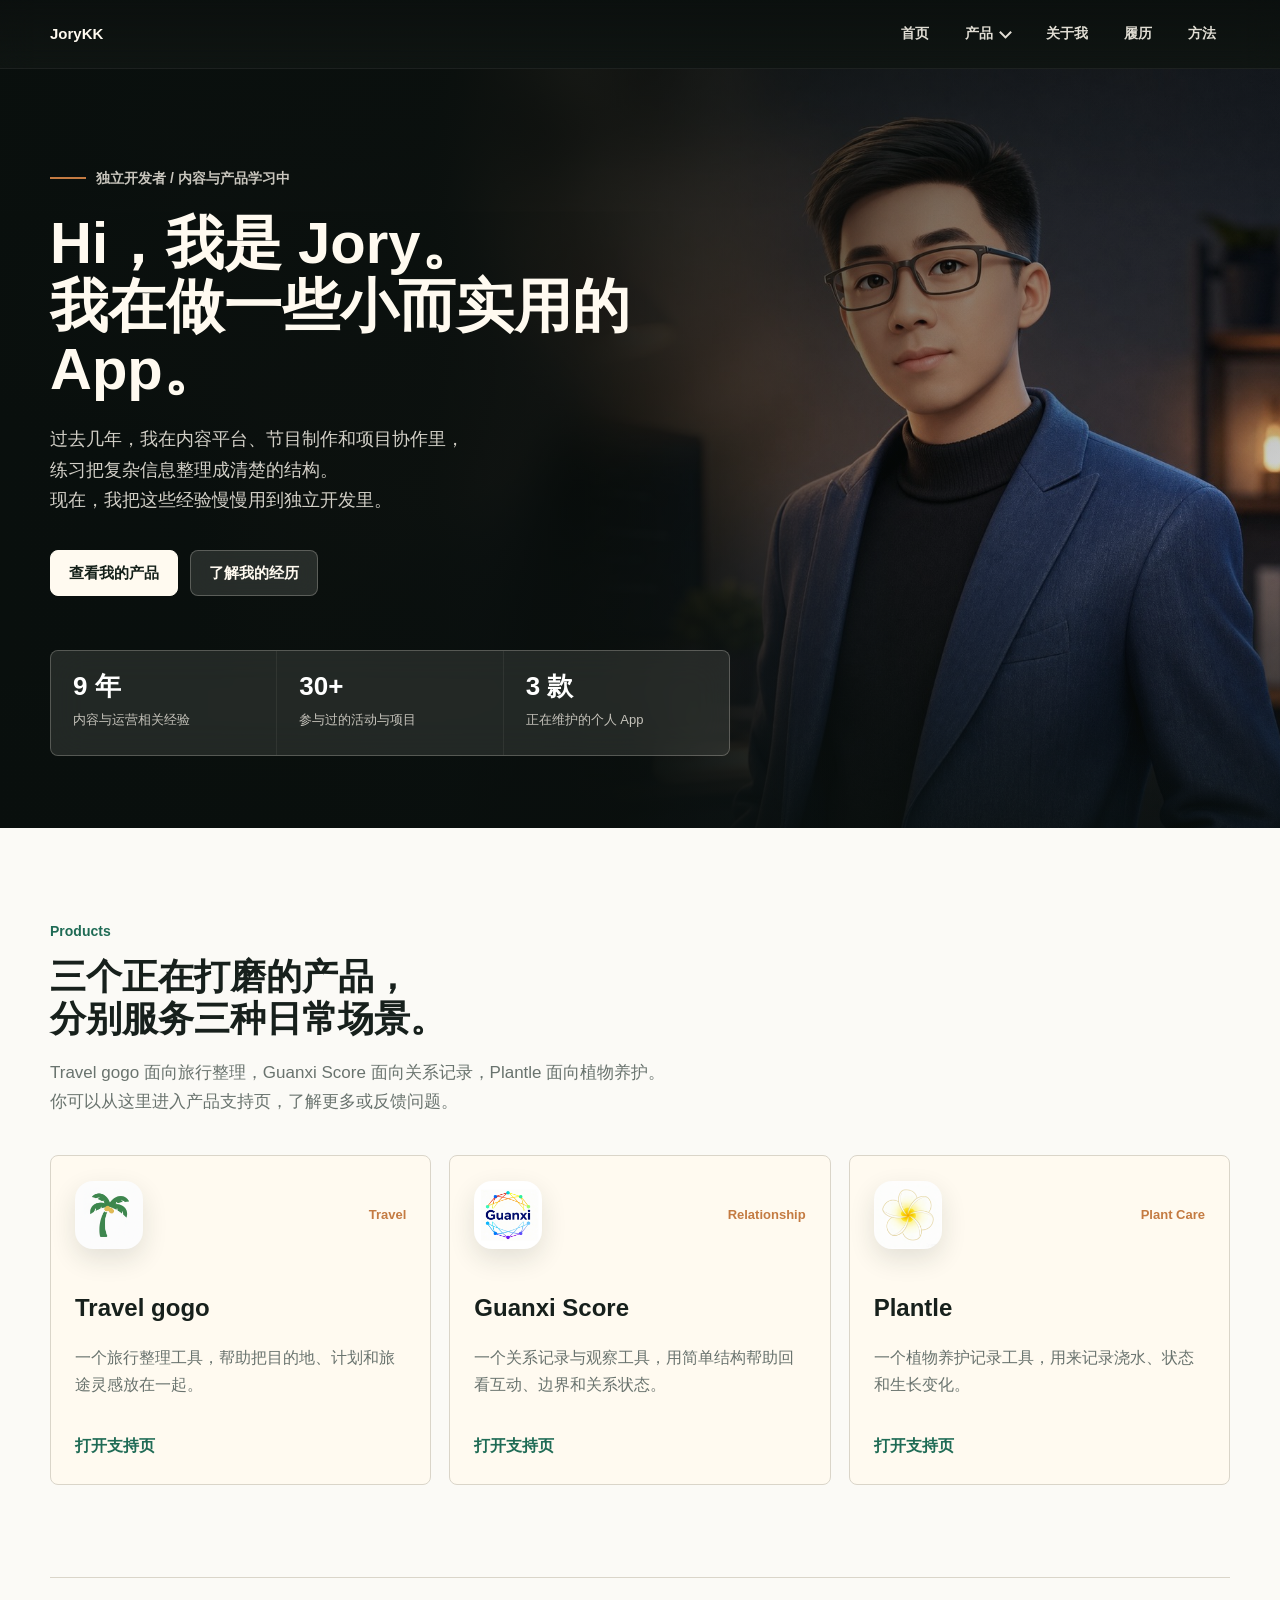
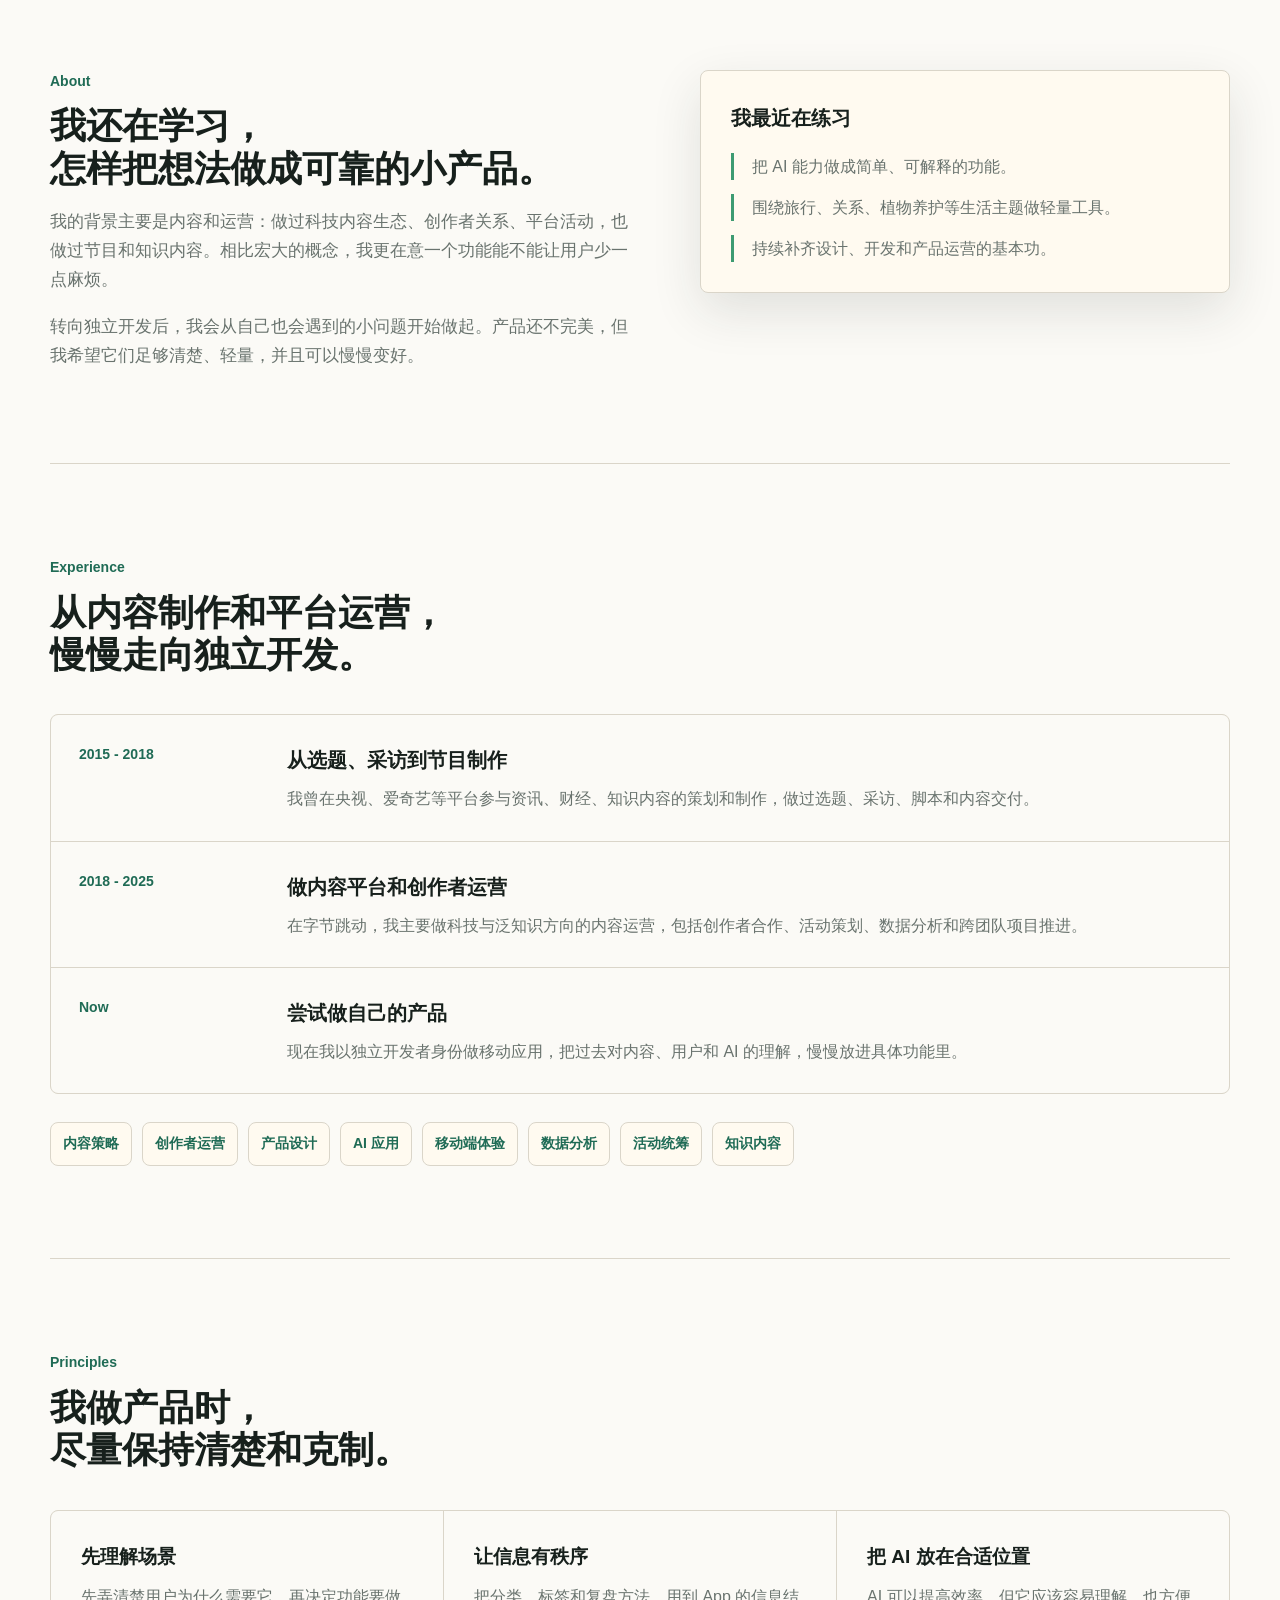
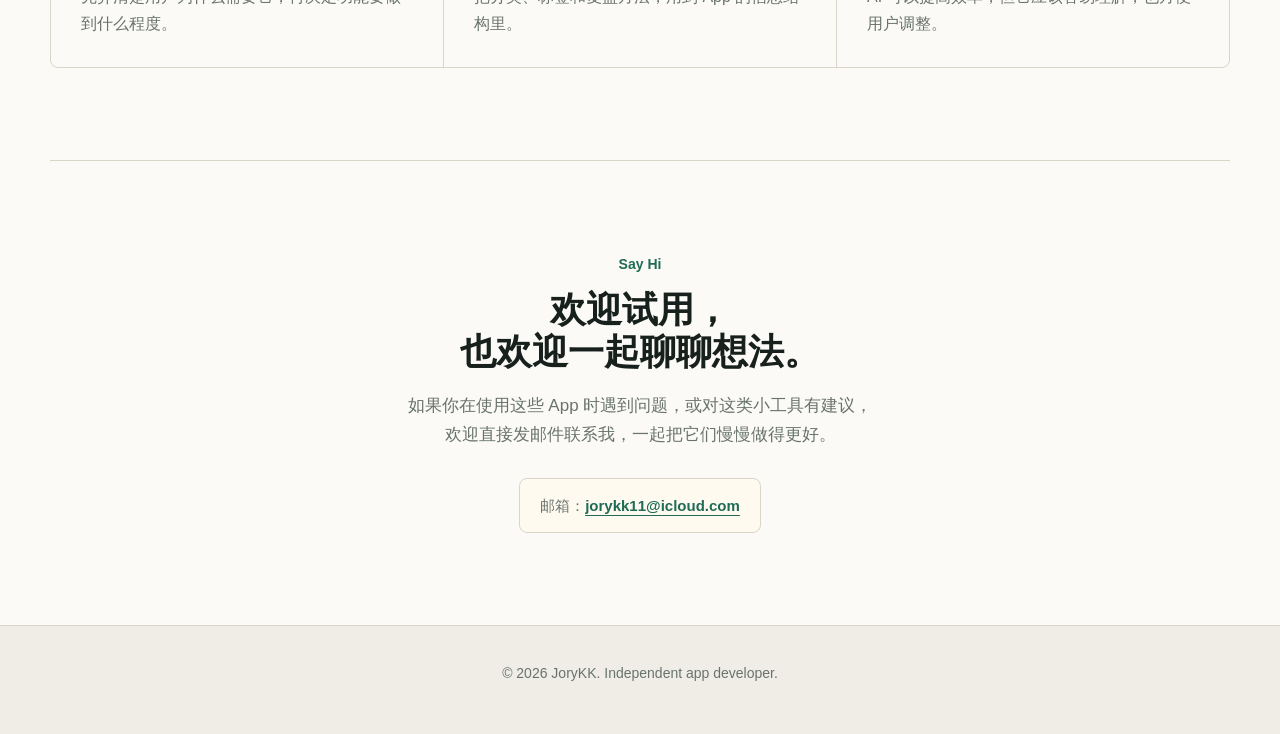
<file: index.html>
<!DOCTYPE html>
<html lang="zh-CN">
<head>
    <meta charset="UTF-8">
    <meta name="viewport" content="width=device-width, initial-scale=1.0">
    <meta name="description" content="JoryKK - 独立开发者个人介绍与作品集，包含 Travel gogo、Guanxi Score 和 Plantle。">
    <title>JoryKK - 独立开发者</title>
    <style>
        * {
            margin: 0;
            padding: 0;
            box-sizing: border-box;
        }

        :root {
            --ink: #17201c;
            --muted: #69736e;
            --paper: #fbfaf6;
            --soft: #efede5;
            --line: #dad5c9;
            --forest: #1f6b55;
            --leaf: #3d9b72;
            --amber: #c47b42;
            --cream: #fffaf0;
            --shadow: 0 18px 50px rgba(33, 45, 39, 0.12);
        }

        @media (prefers-color-scheme: dark) {
            :root {
                --ink: #f5f1e8;
                --muted: #b7b0a4;
                --paper: #151816;
                --soft: #20251f;
                --line: #3a403a;
                --forest: #77c9a3;
                --leaf: #95d8b6;
                --amber: #e2a66f;
                --cream: #1c211d;
                --shadow: 0 18px 50px rgba(0, 0, 0, 0.28);
            }
        }

        html {
            scroll-behavior: smooth;
        }

        body {
            min-width: 320px;
            color: var(--ink);
            background: var(--paper);
            font-family: -apple-system, BlinkMacSystemFont, "Segoe UI", Roboto, "Helvetica Neue", Arial, sans-serif;
            line-height: 1.7;
            overflow-x: hidden;
        }

        a {
            color: inherit;
        }

        .site-nav {
            position: fixed;
            top: 0;
            left: 0;
            right: 0;
            z-index: 20;
            display: flex;
            align-items: center;
            justify-content: space-between;
            gap: 24px;
            padding: 18px 32px;
            color: #fffaf0;
            background: linear-gradient(180deg, rgba(10, 14, 13, 0.72), rgba(10, 14, 13, 0));
        }

        .brand {
            font-size: 15px;
            font-weight: 700;
            text-decoration: none;
            letter-spacing: 0;
        }

        .nav-links {
            display: flex;
            gap: 22px;
            list-style: none;
        }

        .nav-links a {
            color: rgba(255, 250, 240, 0.86);
            font-size: 14px;
            text-decoration: none;
            transition: color 0.2s ease;
        }

        .nav-links a:hover,
        .nav-links a:focus-visible {
            color: #ffffff;
        }

        .hero {
            position: relative;
            --hero-nav-safe-area: 68px;
            min-height: 92dvh;
            display: grid;
            align-items: end;
            overflow: hidden;
            color: #fffaf0;
            background: #111714;
        }

        .hero-image {
            position: absolute;
            inset: 0;
            top: var(--hero-nav-safe-area);
            bottom: auto;
            width: 100%;
            height: calc(100% - var(--hero-nav-safe-area));
            object-fit: cover;
            object-position: center top;
            filter: saturate(0.96) contrast(1.02);
        }

        .hero::before {
            content: "";
            position: absolute;
            inset: 0;
            top: var(--hero-nav-safe-area);
            background:
                linear-gradient(90deg, rgba(9, 15, 13, 0.98) 0%, rgba(9, 15, 13, 0.92) 34%, rgba(9, 15, 13, 0.42) 62%, rgba(9, 15, 13, 0.12) 100%),
                linear-gradient(0deg, rgba(9, 15, 13, 0.76) 0%, rgba(9, 15, 13, 0.08) 45%, rgba(9, 15, 13, 0.42) 100%);
            z-index: 1;
        }

        .hero-content {
            position: relative;
            z-index: 2;
            width: min(1180px, calc(100% - 48px));
            margin: 0 auto;
            padding: 140px 0 72px;
        }

        .eyebrow {
            display: inline-flex;
            align-items: center;
            gap: 10px;
            margin-bottom: 22px;
            color: rgba(255, 250, 240, 0.78);
            font-size: 14px;
            font-weight: 700;
        }

        .eyebrow::before {
            content: "";
            width: 36px;
            height: 2px;
            background: var(--amber);
        }

        h1 {
            max-width: 620px;
            font-size: 58px;
            line-height: 1.08;
            font-weight: 780;
            letter-spacing: 0;
            overflow-wrap: anywhere;
        }

        .hero-copy {
            max-width: 590px;
            margin-top: 24px;
            color: rgba(255, 250, 240, 0.82);
            font-size: 18px;
        }

        .hero-actions {
            display: flex;
            flex-wrap: wrap;
            gap: 12px;
            margin-top: 34px;
        }

        .button {
            display: inline-flex;
            align-items: center;
            justify-content: center;
            min-height: 46px;
            padding: 0 18px;
            border: 1px solid rgba(255, 250, 240, 0.24);
            border-radius: 8px;
            color: #fffaf0;
            background: rgba(255, 250, 240, 0.12);
            text-decoration: none;
            font-size: 15px;
            font-weight: 700;
            backdrop-filter: blur(14px);
            transition: transform 0.2s ease, background 0.2s ease, border-color 0.2s ease;
        }

        .button:hover,
        .button:focus-visible {
            transform: translateY(-2px);
            background: rgba(255, 250, 240, 0.2);
            border-color: rgba(255, 250, 240, 0.44);
        }

        .button.primary {
            color: #142019;
            background: #fffaf0;
            border-color: #fffaf0;
        }

        .hero-metrics {
            display: grid;
            grid-template-columns: repeat(3, minmax(0, 1fr));
            gap: 1px;
            width: min(680px, 100%);
            margin-top: 54px;
            border: 1px solid rgba(255, 250, 240, 0.18);
            border-radius: 8px;
            overflow: hidden;
            background: rgba(255, 250, 240, 0.16);
            backdrop-filter: blur(18px);
        }

        .metric {
            min-height: 104px;
            padding: 22px;
            background: rgba(9, 15, 13, 0.34);
        }

        .metric strong {
            display: block;
            color: #ffffff;
            font-size: 26px;
            line-height: 1;
        }

        .metric span {
            display: block;
            margin-top: 10px;
            color: rgba(255, 250, 240, 0.74);
            font-size: 13px;
        }

        main {
            background: var(--paper);
        }

        .section {
            width: min(1180px, calc(100% - 48px));
            margin: 0 auto;
            padding: 92px 0;
        }

        .section + .section {
            border-top: 1px solid var(--line);
        }

        .section-kicker {
            margin-bottom: 12px;
            color: var(--forest);
            font-size: 14px;
            font-weight: 800;
        }

        .section-title {
            max-width: 780px;
            font-size: 36px;
            line-height: 1.18;
            font-weight: 760;
            letter-spacing: 0;
        }

        .section-lead {
            max-width: 760px;
            margin-top: 18px;
            color: var(--muted);
            font-size: 17px;
        }

        .profile-layout {
            display: grid;
            grid-template-columns: minmax(0, 1.05fr) minmax(320px, 0.95fr);
            gap: 64px;
            align-items: start;
        }

        .profile-text p {
            margin-top: 18px;
            color: var(--muted);
            font-size: 17px;
        }

        .focus-panel {
            padding: 30px;
            border: 1px solid var(--line);
            border-radius: 8px;
            background: var(--cream);
            box-shadow: var(--shadow);
        }

        .focus-panel h3 {
            margin-bottom: 18px;
            font-size: 20px;
            letter-spacing: 0;
        }

        .focus-list {
            display: grid;
            gap: 14px;
            list-style: none;
        }

        .focus-list li {
            padding-left: 18px;
            border-left: 3px solid var(--leaf);
            color: var(--muted);
        }

        .timeline {
            display: grid;
            gap: 1px;
            margin-top: 38px;
            border: 1px solid var(--line);
            border-radius: 8px;
            overflow: hidden;
            background: var(--line);
        }

        .timeline-row {
            display: grid;
            grid-template-columns: 180px 1fr;
            gap: 28px;
            padding: 28px;
            background: var(--paper);
        }

        .timeline-year {
            color: var(--forest);
            font-size: 14px;
            font-weight: 800;
        }

        .timeline-row h3 {
            font-size: 20px;
            letter-spacing: 0;
        }

        .timeline-row p {
            margin-top: 8px;
            color: var(--muted);
        }

        .capabilities {
            display: flex;
            flex-wrap: wrap;
            gap: 10px;
            margin-top: 28px;
        }

        .tag {
            padding: 9px 12px;
            border: 1px solid var(--line);
            border-radius: 8px;
            color: var(--forest);
            background: var(--cream);
            font-size: 14px;
            font-weight: 700;
        }

        .product-grid {
            display: grid;
            grid-template-columns: repeat(3, minmax(0, 1fr));
            gap: 18px;
            margin-top: 38px;
        }

        .product-card {
            display: grid;
            min-height: 330px;
            padding: 24px;
            border: 1px solid var(--line);
            border-radius: 8px;
            color: inherit;
            background: var(--cream);
            text-decoration: none;
            transition: transform 0.2s ease, box-shadow 0.2s ease, border-color 0.2s ease;
        }

        .product-card:hover,
        .product-card:focus-visible {
            transform: translateY(-5px);
            border-color: color-mix(in srgb, var(--forest), var(--line) 46%);
            box-shadow: var(--shadow);
        }

        .product-top {
            display: flex;
            align-items: center;
            justify-content: space-between;
            gap: 18px;
        }

        .product-icon {
            width: 68px;
            height: 68px;
            border-radius: 18px;
            object-fit: cover;
            background: #ffffff;
            box-shadow: 0 10px 26px rgba(28, 41, 35, 0.12);
        }

        .product-kind {
            color: var(--amber);
            font-size: 13px;
            font-weight: 800;
        }

        .product-card h3 {
            margin-top: 38px;
            font-size: 24px;
            letter-spacing: 0;
        }

        .product-card p {
            margin-top: 12px;
            color: var(--muted);
        }

        .product-link {
            align-self: end;
            margin-top: 28px;
            color: var(--forest);
            font-weight: 800;
        }

        .principles {
            display: grid;
            grid-template-columns: repeat(3, minmax(0, 1fr));
            gap: 1px;
            margin-top: 38px;
            border: 1px solid var(--line);
            border-radius: 8px;
            overflow: hidden;
            background: var(--line);
        }

        .principle {
            padding: 30px;
            background: var(--paper);
        }

        .principle h3 {
            font-size: 19px;
            letter-spacing: 0;
        }

        .principle p {
            margin-top: 10px;
            color: var(--muted);
        }

        .closing {
            text-align: center;
        }

        .closing .section-title,
        .closing .section-lead {
            margin-left: auto;
            margin-right: auto;
        }

        .closing-contact {
            display: inline-flex;
            align-items: center;
            justify-content: center;
            margin-top: 28px;
            padding: 14px 20px;
            border: 1px solid var(--line);
            border-radius: 8px;
            background: var(--cream);
            color: var(--muted);
            font-size: 15px;
        }

        .closing-email {
            color: var(--forest);
            font-weight: 800;
            text-decoration-thickness: 1px;
            text-underline-offset: 4px;
        }

        footer {
            padding: 36px 24px 48px;
            border-top: 1px solid var(--line);
            color: var(--muted);
            text-align: center;
            background: var(--soft);
            font-size: 14px;
        }

        @media (max-width: 940px) {
            .site-nav {
                padding: 16px 22px;
            }

            .nav-links {
                gap: 14px;
            }

            h1 {
                max-width: 520px;
                font-size: 44px;
            }

            .hero-copy {
                max-width: 500px;
            }

            .hero-metrics {
                width: min(560px, 100%);
            }

            .hero-content {
                width: min(calc(100% - 36px), 760px);
            }

            .profile-layout,
            .product-grid,
            .principles {
                grid-template-columns: 1fr;
            }

            .timeline-row {
                grid-template-columns: 1fr;
                gap: 10px;
            }
        }

        @media (max-width: 640px) {
            .site-nav {
                position: absolute;
            }

            .nav-links {
                display: none;
            }

            .hero {
                --hero-nav-safe-area: 62px;
                min-height: auto;
                display: block;
                padding-top: calc(var(--hero-nav-safe-area) + clamp(300px, 48vh, 390px));
            }

            .hero-image {
                top: var(--hero-nav-safe-area);
                left: 0;
                bottom: auto;
                width: 100%;
                height: clamp(300px, 48vh, 390px);
                object-position: center top;
            }

            .hero::before {
                top: var(--hero-nav-safe-area);
                bottom: auto;
                height: clamp(300px, 48vh, 390px);
                background:
                    linear-gradient(180deg, rgba(9, 15, 13, 0.18) 0%, rgba(9, 15, 13, 0.08) 44%, rgba(9, 15, 13, 0.98) 100%),
                    linear-gradient(90deg, rgba(9, 15, 13, 0.34), rgba(9, 15, 13, 0.12));
            }

            .hero-content {
                width: auto;
                margin: 0 16px;
                padding: 28px 0 36px;
            }

            .eyebrow {
                margin-bottom: 18px;
                font-size: 13px;
            }

            h1 {
                font-size: 31px;
                line-height: 1.15;
            }

            .hero-copy {
                font-size: 16px;
            }

            h1,
            .section-title,
            .hero-copy,
            .section-lead,
            .profile-text p,
            .focus-list li,
            .timeline-row p,
            .product-card p,
            .principle p {
                max-width: 100%;
                overflow-wrap: anywhere;
                word-break: break-all;
                line-break: anywhere;
            }

            .hero-actions {
                display: grid;
                grid-template-columns: 1fr;
            }

            .hero-metrics {
                grid-template-columns: 1fr;
                margin-top: 34px;
            }

            .metric {
                min-height: auto;
                padding: 18px;
            }

            .section {
                width: auto;
                margin: 0 16px;
                padding: 64px 0;
            }

            .section-title {
                font-size: 28px;
            }

            .section-lead,
            .profile-text p {
                font-size: 16px;
            }

            .focus-panel,
            .timeline-row,
            .product-card,
            .principle {
                padding: 22px;
            }
        }
    </style>
    <link rel="stylesheet" href="assets/site-common.css">
</head>
<body class="site-home">
    <header class="jory-topbar" aria-label="站点导航">
        <div class="jory-topbar-inner">
            <a class="jory-brand" href="index.html">JoryKK</a>
            <nav class="jory-nav-links" aria-label="主导航">
                <a class="jory-nav-link jory-home-link" href="index.html">首页</a>
                <div class="jory-products" data-jory-products>
                    <button class="jory-products-trigger" type="button" aria-expanded="false" aria-haspopup="true" aria-controls="jory-products-menu">产品</button>
                    <div class="jory-products-menu" id="jory-products-menu">
                        <a class="jory-product-link" href="Travel gogo support.html">
                            <img src="Travela gogo app-logo.png" alt="" aria-hidden="true">
                            <span><strong>Travel gogo</strong><small>旅行整理与行程支持</small></span>
                        </a>
                        <a class="jory-product-link" href="Guanxi support.html">
                            <img src="Guanxi app-logo.png" alt="" aria-hidden="true">
                            <span><strong>Guanxi Score</strong><small>关系记录与状态观察</small></span>
                        </a>
                        <a class="jory-product-link" href="Plantle support.html">
                            <img src="Plantle app-logo.png" alt="" aria-hidden="true">
                            <span><strong>Plantle</strong><small>植物养护与生长记录</small></span>
                        </a>
                    </div>
                </div>
                <a class="jory-nav-link" href="index.html#profile">关于我</a>
                <a class="jory-nav-link" href="index.html#experience">履历</a>
                <a class="jory-nav-link" href="index.html#principles">方法</a>
            </nav>
        </div>
    </header>

    <section class="hero" aria-label="个人介绍">
        <picture>
            <source media="(min-width: 641px)" srcset="assets/images/developer-hero-wide.jpg">
            <img class="hero-image" src="assets/images/developer-avatar-3d.jpg" alt="3D 动漫风格的独立开发者形象">
        </picture>
        <div class="hero-content">
            <div class="eyebrow">独立开发者 / 内容与产品学习中</div>
            <h1>
                <span class="headline-line">Hi，我是 Jory。</span>
                <span class="headline-line">我在做一些小而实用的 App。</span>
            </h1>
            <p class="hero-copy">
                <span class="copy-line">过去几年，我在内容平台、节目制作和项目协作里，</span>
                <span class="copy-line">练习把复杂信息整理成清楚的结构。</span>
                <span class="copy-line">现在，我把这些经验慢慢用到独立开发里。</span>
            </p>
            <div class="hero-actions">
                <a class="button primary" href="#apps">查看我的产品</a>
                <a class="button" href="#profile">了解我的经历</a>
            </div>
            <div class="hero-metrics" aria-label="履历摘要">
                <div class="metric">
                    <strong>9 年</strong>
                    <span>内容与运营相关经验</span>
                </div>
                <div class="metric">
                    <strong>30+</strong>
                    <span>参与过的活动与项目</span>
                </div>
                <div class="metric">
                    <strong>3 款</strong>
                    <span>正在维护的个人 App</span>
                </div>
            </div>
        </div>
    </section>

    <main>
        <section class="section" id="apps">
            <div class="section-kicker">Products</div>
            <h2 class="section-title">
                <span class="headline-line">三个正在打磨的产品，</span>
                <span class="headline-line">分别服务三种日常场景。</span>
            </h2>
            <p class="section-lead">
                <span class="copy-line">Travel gogo 面向旅行整理，Guanxi Score 面向关系记录，Plantle 面向植物养护。</span>
                <span class="copy-line">你可以从这里进入产品支持页，了解更多或反馈问题。</span>
            </p>

            <div class="product-grid">
                <a class="product-card" href="Travel gogo support.html">
                    <div class="product-top">
                        <img class="product-icon" src="Travela gogo app-logo.png" alt="Travel gogo 图标">
                        <span class="product-kind">Travel</span>
                    </div>
                    <h3>Travel gogo</h3>
                    <p>一个旅行整理工具，帮助把目的地、计划和旅途灵感放在一起。</p>
                    <span class="product-link">打开支持页</span>
                </a>

                <a class="product-card" href="Guanxi support.html">
                    <div class="product-top">
                        <img class="product-icon" src="Guanxi app-logo.png" alt="Guanxi Score 图标">
                        <span class="product-kind">Relationship</span>
                    </div>
                    <h3>Guanxi Score</h3>
                    <p>一个关系记录与观察工具，用简单结构帮助回看互动、边界和关系状态。</p>
                    <span class="product-link">打开支持页</span>
                </a>

                <a class="product-card" href="Plantle support.html">
                    <div class="product-top">
                        <img class="product-icon" src="Plantle app-logo.png" alt="Plantle 图标">
                        <span class="product-kind">Plant Care</span>
                    </div>
                    <h3>Plantle</h3>
                    <p>一个植物养护记录工具，用来记录浇水、状态和生长变化。</p>
                    <span class="product-link">打开支持页</span>
                </a>
            </div>
        </section>

        <section class="section" id="profile">
            <div class="profile-layout">
                <div class="profile-text">
                    <div class="section-kicker">About</div>
                    <h2 class="section-title">
                        <span class="headline-line">我还在学习，</span>
                        <span class="headline-line">怎样把想法做成可靠的小产品。</span>
                    </h2>
                    <p>
                        我的背景主要是内容和运营：做过科技内容生态、创作者关系、平台活动，也做过节目和知识内容。相比宏大的概念，我更在意一个功能能不能让用户少一点麻烦。
                    </p>
                    <p>
                        转向独立开发后，我会从自己也会遇到的小问题开始做起。产品还不完美，但我希望它们足够清楚、轻量，并且可以慢慢变好。
                    </p>
                </div>
                <aside class="focus-panel" aria-label="关注方向">
                    <h3>我最近在练习</h3>
                    <ul class="focus-list">
                        <li>把 AI 能力做成简单、可解释的功能。</li>
                        <li>围绕旅行、关系、植物养护等生活主题做轻量工具。</li>
                        <li>持续补齐设计、开发和产品运营的基本功。</li>
                    </ul>
                </aside>
            </div>
        </section>

        <section class="section" id="experience">
            <div class="section-kicker">Experience</div>
            <h2 class="section-title">
                <span class="headline-line">从内容制作和平台运营，</span>
                <span class="headline-line">慢慢走向独立开发。</span>
            </h2>

            <div class="timeline">
                <article class="timeline-row">
                    <div class="timeline-year">2015 - 2018</div>
                    <div>
                        <h3>从选题、采访到节目制作</h3>
                        <p>我曾在央视、爱奇艺等平台参与资讯、财经、知识内容的策划和制作，做过选题、采访、脚本和内容交付。</p>
                    </div>
                </article>
                <article class="timeline-row">
                    <div class="timeline-year">2018 - 2025</div>
                    <div>
                        <h3>做内容平台和创作者运营</h3>
                        <p>在字节跳动，我主要做科技与泛知识方向的内容运营，包括创作者合作、活动策划、数据分析和跨团队项目推进。</p>
                    </div>
                </article>
                <article class="timeline-row">
                    <div class="timeline-year">Now</div>
                    <div>
                        <h3>尝试做自己的产品</h3>
                        <p>现在我以独立开发者身份做移动应用，把过去对内容、用户和 AI 的理解，慢慢放进具体功能里。</p>
                    </div>
                </article>
            </div>

            <div class="capabilities" aria-label="能力关键词">
                <span class="tag">内容策略</span>
                <span class="tag">创作者运营</span>
                <span class="tag">产品设计</span>
                <span class="tag">AI 应用</span>
                <span class="tag">移动端体验</span>
                <span class="tag">数据分析</span>
                <span class="tag">活动统筹</span>
                <span class="tag">知识内容</span>
            </div>
        </section>

        <section class="section" id="principles">
            <div class="section-kicker">Principles</div>
            <h2 class="section-title">
                <span class="headline-line">我做产品时，</span>
                <span class="headline-line">尽量保持清楚和克制。</span>
            </h2>
            <div class="principles">
                <article class="principle">
                    <h3>先理解场景</h3>
                    <p>先弄清楚用户为什么需要它，再决定功能要做到什么程度。</p>
                </article>
                <article class="principle">
                    <h3>让信息有秩序</h3>
                    <p>把分类、标签和复盘方法，用到 App 的信息结构里。</p>
                </article>
                <article class="principle">
                    <h3>把 AI 放在合适位置</h3>
                    <p>AI 可以提高效率，但它应该容易理解，也方便用户调整。</p>
                </article>
            </div>
        </section>

        <section class="section closing" id="closing">
            <div class="section-kicker">Say Hi</div>
            <h2 class="section-title">
                <span class="headline-line">欢迎试用，</span>
                <span class="headline-line">也欢迎一起聊聊想法。</span>
            </h2>
            <p class="section-lead">
                <span class="copy-line">如果你在使用这些 App 时遇到问题，或对这类小工具有建议，</span>
                <span class="copy-line">欢迎直接发邮件联系我，一起把它们慢慢做得更好。</span>
            </p>
            <div class="closing-contact">
                邮箱：<a class="closing-email" href="mailto:jorykk11@icloud.com">jorykk11@icloud.com</a>
            </div>
        </section>
    </main>

    <footer>
        <p>&copy; 2026 JoryKK. Independent app developer.</p>
    </footer>
    <script src="assets/site-common.js"></script>
</body>
</html>
</file>
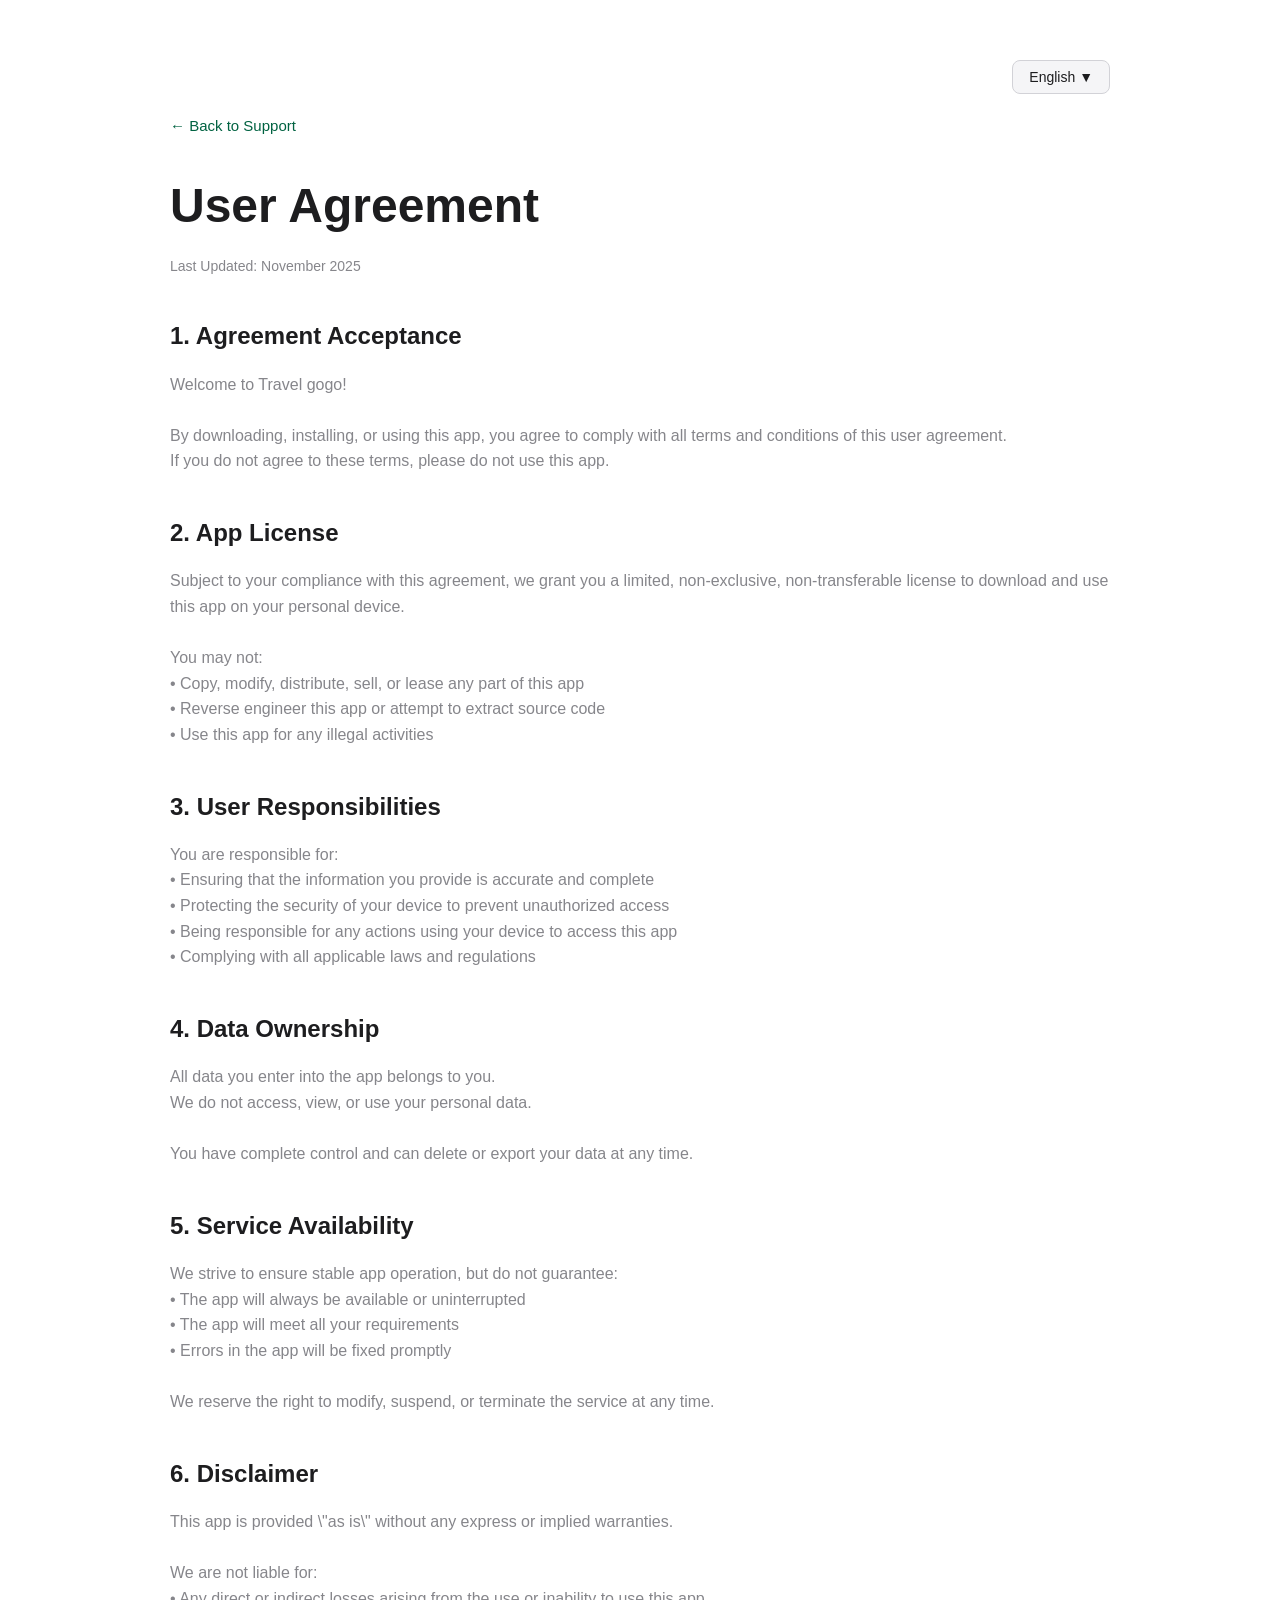
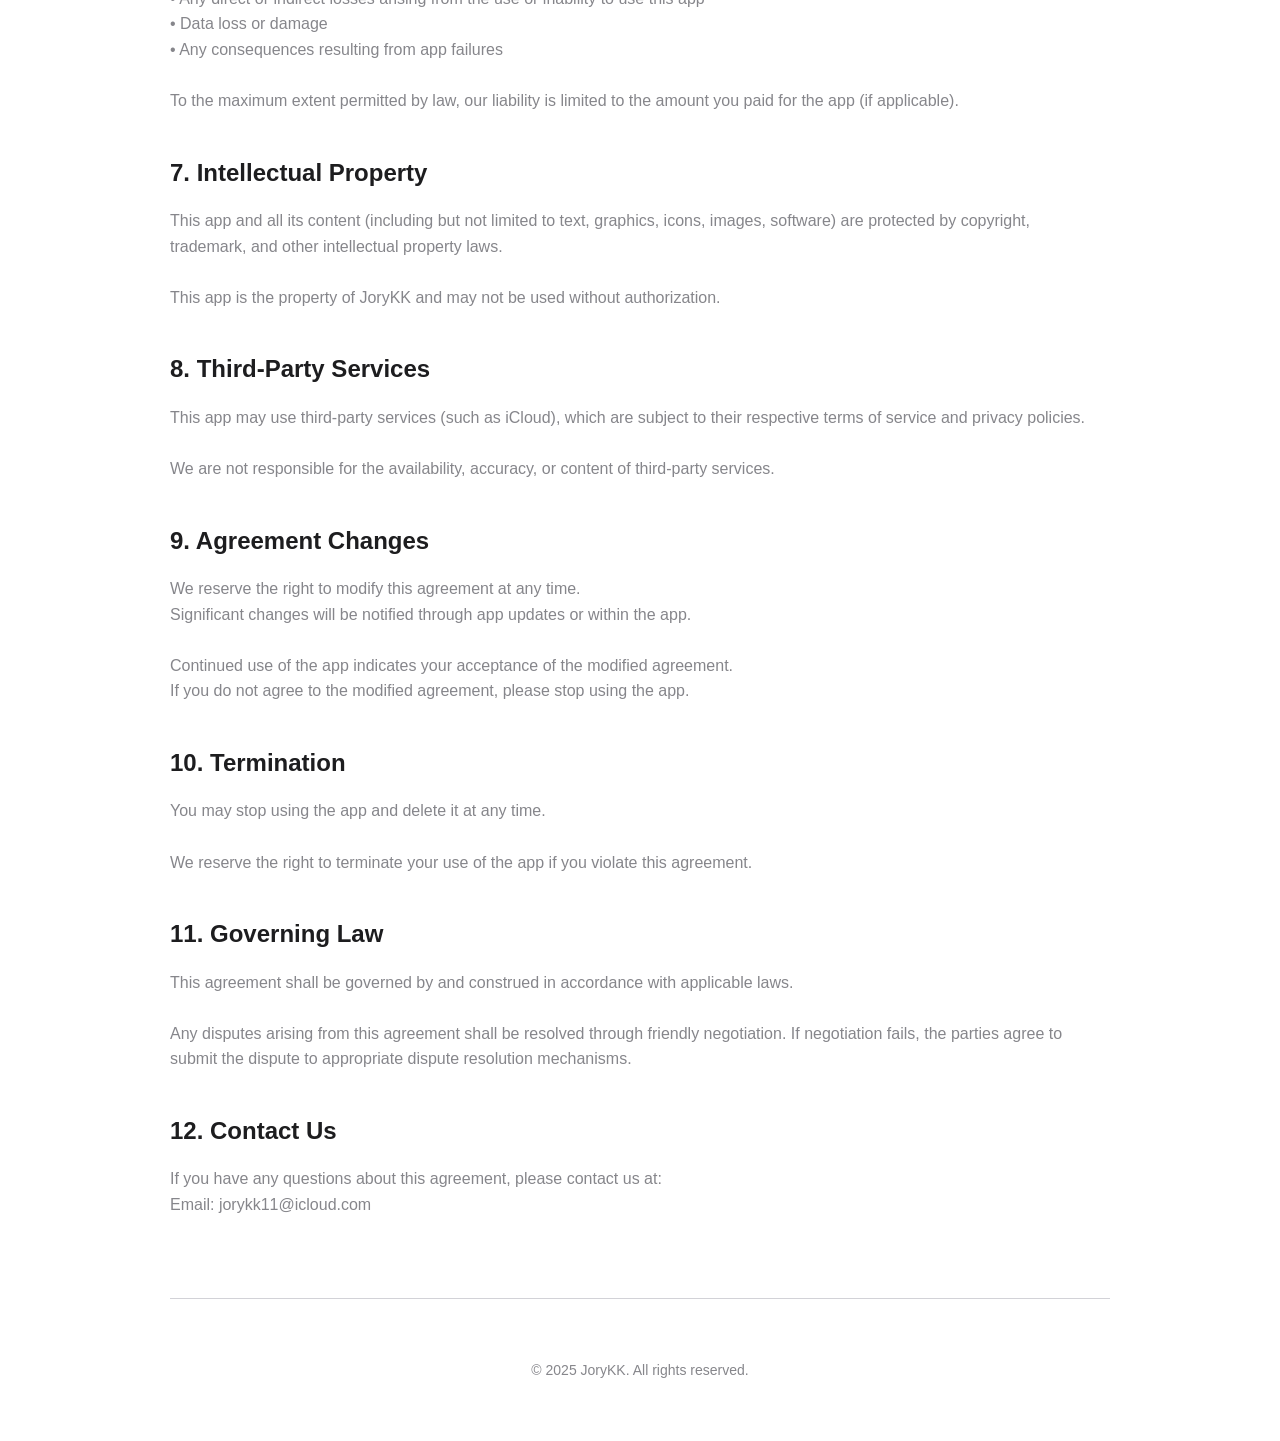
<file: agreement.html>
<!DOCTYPE html>
<html lang="en">
<head>
    <meta charset="UTF-8">
    <meta name="viewport" content="width=device-width, initial-scale=1.0">
    <meta name="description" content="Travel gogo User Agreement">
    <title>User Agreement - Travel gogo</title>
    <link rel="icon" href="app-logo.png">
    <style>
        * {
            margin: 0;
            padding: 0;
            box-sizing: border-box;
        }

        :root {
            --primary-color: #006241;
            --secondary-color: #00864F;
            --text-primary: #1D1D1F;
            --text-secondary: #86868B;
            --bg-color: #FFFFFF;
            --bg-secondary: #F5F5F7;
            --border-color: #D2D2D7;
        }

        @media (prefers-color-scheme: dark) {
            :root {
                --primary-color: #00864F;
                --secondary-color: #006241;
                --text-primary: #F5F5F7;
                --text-secondary: #86868B;
                --bg-color: #1D1D1F;
                --bg-secondary: #2C2C2E;
                --border-color: #38383A;
            }
        }

        body {
            font-family: -apple-system, BlinkMacSystemFont, "Segoe UI", Roboto, "Helvetica Neue", Arial, sans-serif;
            line-height: 1.6;
            color: var(--text-primary);
            background-color: var(--bg-color);
        }

        .container {
            max-width: 980px;
            margin: 0 auto;
            padding: 60px 20px;
        }

        .lang-switcher {
            text-align: right;
            margin-bottom: 20px;
        }

        .lang-switcher button {
            background: var(--bg-secondary);
            border: 1px solid var(--border-color);
            color: var(--text-primary);
            padding: 8px 16px;
            border-radius: 8px;
            cursor: pointer;
            font-size: 14px;
            transition: all 0.2s ease;
        }

        .lang-switcher button:hover {
            background: var(--primary-color);
            color: white;
            border-color: var(--primary-color);
        }

        /* 语言选择弹窗样式 */
        .lang-modal {
            display: none;
            position: fixed;
            top: 0;
            left: 0;
            width: 100%;
            height: 100%;
            background: rgba(0, 0, 0, 0.5);
            z-index: 1000;
            align-items: center;
            justify-content: center;
        }

        .lang-modal.active {
            display: flex;
        }

        .lang-modal-content {
            background: var(--bg-color);
            border-radius: 16px;
            padding: 24px;
            max-width: 400px;
            width: 90%;
            max-height: 80vh;
            overflow-y: auto;
            box-shadow: 0 8px 32px rgba(0, 0, 0, 0.2);
            animation: modalFadeIn 0.3s ease;
        }

        @keyframes modalFadeIn {
            from {
                opacity: 0;
                transform: scale(0.9);
            }
            to {
                opacity: 1;
                transform: scale(1);
            }
        }

        .lang-modal-header {
            display: flex;
            justify-content: space-between;
            align-items: center;
            margin-bottom: 20px;
            padding-bottom: 16px;
            border-bottom: 1px solid var(--border-color);
        }

        .lang-modal-header h3 {
            font-size: 20px;
            font-weight: 600;
            margin: 0;
        }

        .lang-modal-close {
            background: none;
            border: none;
            font-size: 24px;
            cursor: pointer;
            color: var(--text-secondary);
            padding: 0;
            width: 32px;
            height: 32px;
            display: flex;
            align-items: center;
            justify-content: center;
            border-radius: 8px;
            transition: all 0.2s ease;
        }

        .lang-modal-close:hover {
            background: var(--bg-secondary);
            color: var(--text-primary);
        }

        .lang-options {
            display: grid;
            grid-template-columns: repeat(auto-fill, minmax(140px, 1fr));
            gap: 8px;
        }

        .lang-option {
            background: var(--bg-secondary);
            border: 1px solid var(--border-color);
            color: var(--text-primary);
            padding: 12px 16px;
            border-radius: 8px;
            cursor: pointer;
            font-size: 14px;
            text-align: center;
            transition: all 0.2s ease;
        }

        .lang-option:hover {
            background: var(--primary-color);
            color: white;
            border-color: var(--primary-color);
            transform: translateY(-2px);
        }

        .lang-option.active {
            background: var(--primary-color);
            color: white;
            border-color: var(--primary-color);
        }

        .back-link {
            margin-bottom: 30px;
        }

        .back-link a {
            color: var(--primary-color);
            text-decoration: none;
            font-size: 15px;
        }

        .back-link a:hover {
            text-decoration: underline;
        }

        h1 {
            font-size: 48px;
            font-weight: 600;
            margin-bottom: 10px;
        }

        .last-updated {
            color: var(--text-secondary);
            font-size: 14px;
            margin-bottom: 40px;
        }

        .section {
            margin-bottom: 40px;
        }

        .section h2 {
            font-size: 24px;
            font-weight: 600;
            margin-bottom: 16px;
            color: var(--text-primary);
        }

        .section p {
            color: var(--text-secondary);
            margin-bottom: 16px;
            white-space: pre-line;
        }

        footer {
            text-align: center;
            padding-top: 60px;
            margin-top: 80px;
            border-top: 1px solid var(--border-color);
            color: var(--text-secondary);
            font-size: 14px;
        }

        /* 语言切换由 JavaScript 控制，不在这里设置默认样式 */
    </style>
</head>
<body>
    <div class="container">
        <div class="lang-switcher">
            <button onclick="openLangModal()" class="lang-btn" id="langToggleBtn">
                <span id="currentLangText">English</span> ▼
            </button>
        </div>

        <!-- 语言选择弹窗 -->
        <div class="lang-modal" id="langModal" onclick="closeLangModalOnBackdrop(event)">
            <div class="lang-modal-content" onclick="event.stopPropagation()">
                <div class="lang-modal-header">
                    <h3 data-lang="en">Select Language</h3>
                    <h3 data-lang="zh">选择语言</h3>
                    <h3 data-lang="ja">言語を選択</h3>
                    <h3 data-lang="ko">언어 선택</h3>
                    <h3 data-lang="es">Seleccionar idioma</h3>
                    <h3 data-lang="fr">Sélectionner la langue</h3>
                    <h3 data-lang="de">Sprache auswählen</h3>
                    <h3 data-lang="ru">Выбрать язык</h3>
                    <h3 data-lang="pt">Selecionar idioma</h3>
                    <h3 data-lang="vi">Chọn ngôn ngữ</h3>
                    <h3 data-lang="th">เลือกภาษา</h3>
                    <h3 data-lang="ar">اختر اللغة</h3>
                    <h3 data-lang="zh-TW">選擇語言</h3>
                    <h3 data-lang="id">Pilih Bahasa</h3>
                    <button class="lang-modal-close" onclick="closeLangModal()">×</button>
                </div>
                <div class="lang-options">
                    <div class="lang-option" onclick="selectLang('en')" data-lang="en">English</div>
                    <div class="lang-option" onclick="selectLang('zh')" data-lang="zh">中文</div>
                    <div class="lang-option" onclick="selectLang('zh-TW')" data-lang="zh-TW">繁體中文</div>
                    <div class="lang-option" onclick="selectLang('ja')" data-lang="ja">日本語</div>
                    <div class="lang-option" onclick="selectLang('ko')" data-lang="ko">한국어</div>
                    <div class="lang-option" onclick="selectLang('es')" data-lang="es">Español</div>
                    <div class="lang-option" onclick="selectLang('fr')" data-lang="fr">Français</div>
                    <div class="lang-option" onclick="selectLang('de')" data-lang="de">Deutsch</div>
                    <div class="lang-option" onclick="selectLang('ru')" data-lang="ru">Русский</div>
                    <div class="lang-option" onclick="selectLang('pt')" data-lang="pt">Português</div>
                    <div class="lang-option" onclick="selectLang('vi')" data-lang="vi">Tiếng Việt</div>
                    <div class="lang-option" onclick="selectLang('th')" data-lang="th">ไทย</div>
                    <div class="lang-option" onclick="selectLang('ar')" data-lang="ar">العربية</div>
                    <div class="lang-option" onclick="selectLang('id')" data-lang="id">Bahasa Indonesia</div>
                </div>
            </div>
        </div>

        <div class="back-link">
            <a href="support.html" data-lang="en">← Back to Support</a>
            <a href="support.html" data-lang="zh">← 返回支持页面</a>
            <a href="support.html" data-lang="ja">← サポートに戻る</a>
            <a href="support.html" data-lang="ko">← 지원으로 돌아가기</a>
            <a href="support.html" data-lang="es">← Volver al Soporte</a>
            <a href="support.html" data-lang="fr">← Retour au Support</a>
            <a href="support.html" data-lang="de">← Zurück zur Unterstützung</a>
            <a href="support.html" data-lang="ru">← Вернуться к поддержке</a>
            <a href="support.html" data-lang="pt">← Voltar ao Suporte</a>
            <a href="support.html" data-lang="vi">← Quay lại Hỗ trợ</a>
            <a href="support.html" data-lang="th">← กลับไปยังการสนับสนุน</a>
            <a href="support.html" data-lang="ar">← العودة إلى الدعم</a>
            <a href="support.html" data-lang="zh-TW">← 返回支援頁面</a>
            <a href="support.html" data-lang="id">← Kembali ke Dukungan</a>
        </div>

        <h1 data-lang="en">User Agreement</h1>
        <h1 data-lang="zh">用户协议</h1>
        <h1 data-lang="zh-TW">用戶協議</h1>
        <h1 data-lang="ja">利用規約</h1>
        <h1 data-lang="ko">이용약관</h1>
        <h1 data-lang="es">Acuerdo de Usuario</h1>
        <h1 data-lang="fr">Accord Utilisateur</h1>
        <h1 data-lang="de">Nutzungsvereinbarung</h1>
        <h1 data-lang="ru">Пользовательское Соглашение</h1>
        <h1 data-lang="pt">Contrato do Usuário</h1>
        <h1 data-lang="vi">Thỏa Thuận Người Dùng</h1>
        <h1 data-lang="th">ข้อตกลงผู้ใช้</h1>
        <h1 data-lang="ar">اتفاقية المستخدم</h1>
        <h1 data-lang="id">Perjanjian Pengguna</h1>
        
        <p class="last-updated" data-lang="en">Last Updated: November 2025</p>
        <p class="last-updated" data-lang="zh">最后更新日期：2025年11月</p>
        <p class="last-updated" data-lang="zh-TW">最後更新日期：2025年11月</p>
        <p class="last-updated" data-lang="id">Terakhir Diperbarui: November 2025</p>
        <p class="last-updated" data-lang="ja">最終更新日：2025年11月</p>
        <p class="last-updated" data-lang="ko">최종 업데이트: 2025년 11월</p>
        <p class="last-updated" data-lang="es">Última actualización: Noviembre 2025</p>
        <p class="last-updated" data-lang="fr">Dernière mise à jour : Novembre 2025</p>
        <p class="last-updated" data-lang="de">Zuletzt aktualisiert: November 2025</p>
        <p class="last-updated" data-lang="ru">Последнее обновление: Ноябрь 2025</p>
        <p class="last-updated" data-lang="pt">Última atualização: Novembro 2025</p>
        <p class="last-updated" data-lang="vi">Cập nhật lần cuối: Tháng 11 năm 2025</p>
        <p class="last-updated" data-lang="th">อัปเดตล่าสุด: พฤศจิกายน 2025</p>
        <p class="last-updated" data-lang="ar">آخر تحديث: نوفمبر 2025</p>

                <div class="section">
            <h2 data-lang="en">1. Agreement Acceptance</h2>
            <h2 data-lang="zh">1. 协议接受</h2>
            <h2 data-lang="ja">1. 規約の受諾</h2>
            <h2 data-lang="ko">1. 약관 동의</h2>
            <h2 data-lang="es">1. Aceptación del Acuerdo</h2>
            <h2 data-lang="fr">1. Acceptation de l'Accord</h2>
            <h2 data-lang="de">1. Vereinbarungsannahme</h2>
            <h2 data-lang="ru">1. Принятие Соглашения</h2>
            <h2 data-lang="pt">1. Aceitação do Contrato</h2>
            <h2 data-lang="vi">1. Chấp Nhận Thỏa Thuận</h2>
            <h2 data-lang="th">1. การยอมรับข้อตกลง</h2>
            <h2 data-lang="ar">1. قبول الاتفاقية</h2>
            <h2 data-lang="zh-TW">1. 協議接受</h2>
            <h2 data-lang="id">1. Penerimaan Perjanjian</h2>
            <p data-lang="en">Welcome to Travel gogo!

By downloading, installing, or using this app, you agree to comply with all terms and conditions of this user agreement.
If you do not agree to these terms, please do not use this app.</p>
            <p data-lang="zh">欢迎使用 Travel gogo！

通过下载、安装或使用本应用，您同意遵守本用户协议的所有条款和条件。
如果您不同意这些条款，请不要使用本应用。</p>
            <p data-lang="ja">Travel gogoへようこそ！

このアプリをダウンロード、インストール、または使用することにより、本利用規約のすべての条項と条件に従うことに同意したものとみなされます。
これらの条件に同意しない場合は、このアプリを使用しないでください。</p>
            <p data-lang="ko">Travel gogo에 오신 것을 환영합니다!

이 앱을 다운로드, 설치 또는 사용함으로써 본 이용약관의 모든 조항 및 조건을 준수하는 데 동의한 것으로 간주됩니다.
이러한 조건에 동의하지 않는 경우 이 앱을 사용하지 마세요.</p>
            <p data-lang="es">¡Bienvenido a Travel gogo!

Al descargar, instalar o usar esta aplicación, acepta cumplir con todos los términos y condiciones de este acuerdo de usuario.
Si no está de acuerdo con estos términos, no use esta aplicación.</p>
            <p data-lang="fr">Bienvenue sur Travel gogo !

En téléchargeant, installant ou utilisant cette application, vous acceptez de respecter tous les termes et conditions de cet accord utilisateur.
Si vous n'acceptez pas ces termes, veuillez ne pas utiliser cette application.</p>
            <p data-lang="de">Willkommen bei Travel gogo!

Durch das Herunterladen, Installieren oder Verwenden dieser App stimmen Sie zu, alle Bedingungen dieser Nutzungsvereinbarung einzuhalten.
Wenn Sie diesen Bedingungen nicht zustimmen, verwenden Sie diese App bitte nicht.</p>
            <p data-lang="ru">Добро пожаловать в Travel gogo!

Загружая, устанавливая или используя это приложение, вы соглашаетесь соблюдать все условия этого пользовательского соглашения.
Если вы не согласны с этими условиями, пожалуйста, не используйте это приложение.</p>
            <p data-lang="pt">Bem-vindo ao Travel gogo!

Ao baixar, instalar ou usar este aplicativo, você concorda em cumprir todos os termos e condições deste contrato do usuário.
Se você não concordar com estes termos, por favor não use este aplicativo.</p>
            <p data-lang="vi">Chào mừng đến với Travel gogo!

Bằng cách tải xuống, cài đặt hoặc sử dụng ứng dụng này, bạn đồng ý tuân thủ tất cả các điều khoản và điều kiện của thỏa thuận người dùng này.
Nếu bạn không đồng ý với các điều khoản này, vui lòng không sử dụng ứng dụng này.</p>
            <p data-lang="th">ยินดีต้อนรับสู่ Travel gogo!

โดยการดาวน์โหลด ติดตั้ง หรือใช้แอปนี้ คุณตกลงที่จะปฏิบัติตามเงื่อนไขทั้งหมดของข้อตกลงผู้ใช้นี้
หากคุณไม่เห็นด้วยกับเงื่อนไขเหล่านี้ กรุณาอย่าใช้แอปนี้</p>
            <p data-lang="ar">مرحباً بك في Travel gogo!

عن طريق تنزيل أو تثبيت أو استخدام هذا التطبيق، فإنك توافق على الامتثال لجميع شروط وأحكام اتفاقية المستخدم هذه.
إذا كنت لا توافق على هذه الشروط، يرجى عدم استخدام هذا التطبيق.</p>
            <p data-lang="zh-TW">歡迎使用 Travel gogo！

通過下載、安裝或使用本應用，您同意遵守本用戶協議的所有條款和條件。
如果您不同意這些條款，請不要使用本應用。</p>
            <p data-lang="id">Selamat datang di Travel gogo!

Dengan mengunduh, menginstal, atau menggunakan aplikasi ini, Anda menyetujui untuk mematuhi semua syarat dan ketentuan dari perjanjian pengguna ini.
Jika Anda tidak setuju dengan ketentuan ini, harap jangan menggunakan aplikasi ini.</p>
        </div>

        <div class="section">
            <h2 data-lang="en">2. App License</h2>
            <h2 data-lang="zh">2. 应用许可</h2>
            <h2 data-lang="zh-TW">2. 應用許可</h2>
            <h2 data-lang="id">2. Lisensi Aplikasi</h2>
            <h2 data-lang="ja">2. アプリのライセンス</h2>
            <h2 data-lang="ko">2. 앱 라이선스</h2>
            <h2 data-lang="es">2. Licencia de la Aplicación</h2>
            <h2 data-lang="fr">2. Licence de l'Application</h2>
            <h2 data-lang="de">2. App-Lizenz</h2>
            <h2 data-lang="ru">2. Лицензия Приложения</h2>
            <h2 data-lang="pt">2. Licença do Aplicativo</h2>
            <h2 data-lang="vi">2. Giấy Phép Ứng Dụng</h2>
            <h2 data-lang="th">2. ใบอนุญาตแอป</h2>
            <h2 data-lang="ar">2. ترخيص التطبيق</h2>
            <p data-lang="en">Subject to your compliance with this agreement, we grant you a limited, non-exclusive, non-transferable license to download and use this app on your personal device.

You may not:
• Copy, modify, distribute, sell, or lease any part of this app
• Reverse engineer this app or attempt to extract source code
• Use this app for any illegal activities</p>
            <p data-lang="zh">在遵守本协议的前提下，我们授予您有限的、非独占的、不可转让的许可，以在您的个人设备上下载和使用本应用。

您不得：
• 复制、修改、分发、出售或租赁本应用的任何部分
• 对本应用进行反向工程或尝试提取源代码
• 使用本应用从事任何非法活动</p>
            <p data-lang="ja">本規約への遵守を条件として、個人デバイスでこのアプリをダウンロードおよび使用するための、限定的、非独占的、譲渡不能のライセンスを付与します。

以下の行為は禁止されています：
• このアプリの一部を複製、変更、配布、販売、またはリースする
• このアプリをリバースエンジニアリングしたり、ソースコードを抽出しようとする
• このアプリを違法な活動に使用する</p>
            <p data-lang="ko">본 약관 준수를 조건으로 귀하의 개인 기기에서 이 앱을 다운로드하고 사용할 수 있는 제한적이고 비독점적이며 양도 불가능한 라이선스를 부여합니다.

다음은 금지됩니다:
• 이 앱의 일부를 복사, 수정, 배포, 판매 또는 임대
• 이 앱을 리버스 엔지니어링하거나 소스 코드를 추출하려는 시도
• 이 앱을 불법 활동에 사용</p>
            <p data-lang="es">Sujeto a su cumplimiento de este acuerdo, le otorgamos una licencia limitada, no exclusiva e intransferible para descargar y usar esta aplicación en su dispositivo personal.

No puede:
• Copiar, modificar, distribuir, vender o alquilar ninguna parte de esta aplicación
• Realizar ingeniería inversa de esta aplicación o intentar extraer el código fuente
• Usar esta aplicación para actividades ilegales</p>
            <p data-lang="fr">Sous réserve de votre conformité à cet accord, nous vous accordons une licence limitée, non exclusive et non transférable pour télécharger et utiliser cette application sur votre appareil personnel.

Vous ne pouvez pas :
• Copier, modifier, distribuer, vendre ou louer une partie de cette application
• Effectuer une ingénierie inverse de cette application ou tenter d'extraire le code source
• Utiliser cette application pour des activités illégales</p>
            <p data-lang="de">Vorbehaltlich Ihrer Einhaltung dieser Vereinbarung gewähren wir Ihnen eine eingeschränkte, nicht exklusive, nicht übertragbare Lizenz zum Herunterladen und Verwenden dieser App auf Ihrem persönlichen Gerät.

Sie dürfen nicht:
• Einen Teil dieser App kopieren, ändern, verteilen, verkaufen oder vermieten
• Diese App rückentwickeln oder versuchen, den Quellcode zu extrahieren
• Diese App für illegale Aktivitäten verwenden</p>
            <p data-lang="ru">При условии соблюдения вами этого соглашения, мы предоставляем вам ограниченную, неисключительную и непередаваемую лицензию на загрузку и использование этого приложения на вашем личном устройстве.

Вы не можете:
• Копировать, изменять, распространять, продавать или сдавать в аренду любую часть этого приложения
• Осуществлять обратную инженерию этого приложения или пытаться извлечь исходный код
• Использовать это приложение для незаконных действий</p>
            <p data-lang="pt">Sujeito ao seu cumprimento deste contrato, concedemos a você uma licença limitada, não exclusiva e intransferível para baixar e usar este aplicativo em seu dispositivo pessoal.

Você não pode:
• Copiar, modificar, distribuir, vender ou alugar qualquer parte deste aplicativo
• Fazer engenharia reversa deste aplicativo ou tentar extrair o código-fonte
• Usar este aplicativo para atividades ilegais</p>
            <p data-lang="vi">Theo điều kiện bạn tuân thủ thỏa thuận này, chúng tôi cấp cho bạn giấy phép hạn chế, không độc quyền và không thể chuyển nhượng để tải xuống và sử dụng ứng dụng này trên thiết bị cá nhân của bạn.

Bạn không được:
• Sao chép, sửa đổi, phân phối, bán hoặc cho thuê bất kỳ phần nào của ứng dụng này
• Thực hiện kỹ thuật đảo ngược ứng dụng này hoặc cố gắng trích xuất mã nguồn
• Sử dụng ứng dụng này cho các hoạt động bất hợp pháp</p>
            <p data-lang="th">ตามเงื่อนไขที่คุณปฏิบัติตามข้อตกลงนี้ เรามอบใบอนุญาตที่จำกัด ไม่เป็นเอกสิทธิ์ และไม่สามารถโอนได้ให้คุณเพื่อดาวน์โหลดและใช้แอปนี้ในอุปกรณ์ส่วนตัวของคุณ

คุณไม่สามารถ:
• คัดลอก แก้ไข แจกจ่าย ขาย หรือให้เช่าส่วนใดส่วนหนึ่งของแอปนี้
• ย้อนวิศวกรรมแอปนี้หรือพยายามแยกโค้ดต้นฉบับ
• ใช้แอปนี้เพื่อกิจกรรมที่ผิดกฎหมาย</p>
            <p data-lang="ar">خاضعاً لامتثالك لهذه الاتفاقية، نمنحك ترخيصاً محدوداً وغير حصري وغير قابل للتحويل لتنزيل واستخدام هذا التطبيق على جهازك الشخصي.

لا يجوز لك:
• نسخ أو تعديل أو توزيع أو بيع أو تأجير أي جزء من هذا التطبيق
• عكس هندسة هذا التطبيق أو محاولة استخراج الكود المصدري
• استخدام هذا التطبيق لأي أنشطة غير قانونية</p>
            <p data-lang="zh-TW">在遵守本協議的前提下，我們授予您有限的、非獨占的、不可轉讓的許可，以在您的個人裝置上下載和使用本應用。

您不得：
• 複製、修改、分發、出售或租賃本應用的任何部分
• 對本應用進行反向工程或嘗試提取源代碼
• 使用本應用從事任何非法活動</p>
            <p data-lang="id">Tunduk pada kepatuhan Anda terhadap perjanjian ini, kami memberikan lisensi terbatas, non-eksklusif, tidak dapat dialihkan untuk mengunduh dan menggunakan aplikasi ini di perangkat pribadi Anda.

Anda tidak boleh:
• Menyalin, memodifikasi, mendistribusikan, menjual, atau menyewakan bagian mana pun dari aplikasi ini
• Membalikkan rekayasa aplikasi ini atau mencoba mengekstrak kode sumber
• Menggunakan aplikasi ini untuk aktivitas ilegal apa pun</p>
        </div>

        <div class="section">
            <h2 data-lang="en">3. User Responsibilities</h2>
            <h2 data-lang="zh">3. 用户责任</h2>
            <h2 data-lang="zh-TW">3. 用戶責任</h2>
            <h2 data-lang="id">3. Tanggung Jawab Pengguna</h2>
            <h2 data-lang="ja">3. ユーザーの責任</h2>
            <h2 data-lang="ko">3. 사용자 책임</h2>
            <h2 data-lang="es">3. Responsabilidades del Usuario</h2>
            <h2 data-lang="fr">3. Responsabilités de l'Utilisateur</h2>
            <h2 data-lang="de">3. Benutzerverantwortlichkeiten</h2>
            <h2 data-lang="ru">3. Ответственность Пользователя</h2>
            <h2 data-lang="pt">3. Responsabilidades do Usuário</h2>
            <h2 data-lang="vi">3. Trách Nhiệm Của Người Dùng</h2>
            <h2 data-lang="th">3. ความรับผิดชอบของผู้ใช้</h2>
            <h2 data-lang="ar">3. مسؤوليات المستخدم</h2>
            <p data-lang="en">You are responsible for:
• Ensuring that the information you provide is accurate and complete
• Protecting the security of your device to prevent unauthorized access
• Being responsible for any actions using your device to access this app
• Complying with all applicable laws and regulations</p>
            <p data-lang="zh">您有责任：
• 确保您提供的信息准确、完整
• 保护您的设备安全，防止未经授权的访问
• 对使用您的设备访问本应用的任何行为负责
• 遵守所有适用的法律法规</p>
            <p data-lang="ja">あなたは以下について責任を負います：
• 提供する情報が正確で完全であることを確認する
• 不正アクセスを防ぐためにデバイスのセキュリティを保護する
• デバイスを使用してこのアプリにアクセスするすべての行為について責任を負う
• すべての適用可能な法律および規制に遵守する</p>
            <p data-lang="ko">귀하는 다음에 대해 책임을 집니다:
• 제공하는 정보가 정확하고 완전한지 확인
• 무단 액세스를 방지하기 위해 기기의 보안 보호
• 기기를 사용하여 이 앱에 액세스하는 모든 행동에 대한 책임
• 모든 적용 가능한 법률 및 규정 준수</p>
            <p data-lang="es">Usted es responsable de:
• Asegurarse de que la información que proporciona sea precisa y completa
• Proteger la seguridad de su dispositivo para prevenir el acceso no autorizado
• Ser responsable de cualquier acción usando su dispositivo para acceder a esta aplicación
• Cumplir con todas las leyes y regulaciones aplicables</p>
            <p data-lang="fr">Vous êtes responsable de :
• Vous assurer que les informations que vous fournissez sont exactes et complètes
• Protéger la sécurité de votre appareil pour empêcher l'accès non autorisé
• Assumer la responsabilité de toute action utilisant votre appareil pour accéder à cette application
• Respecter toutes les lois et réglementations applicables</p>
            <p data-lang="de">Sie sind verantwortlich für:
• Sicherstellen, dass die von Ihnen bereitgestellten Informationen genau und vollständig sind
• Schutz der Sicherheit Ihres Geräts, um unbefugten Zugriff zu verhindern
• Verantwortung für alle Handlungen, die mit Ihrem Gerät auf diese App zugreifen
• Einhaltung aller geltenden Gesetze und Vorschriften</p>
            <p data-lang="ru">Вы несете ответственность за:
• Обеспечение того, чтобы предоставляемая вами информация была точной и полной
• Защиту безопасности вашего устройства для предотвращения несанкционированного доступа
• Ответственность за любые действия с использованием вашего устройства для доступа к этому приложению
• Соблюдение всех применимых законов и нормативных актов</p>
            <p data-lang="pt">Você é responsável por:
• Garantir que as informações que você fornece sejam precisas e completas
• Proteger a segurança do seu dispositivo para prevenir acesso não autorizado
• Ser responsável por quaisquer ações usando seu dispositivo para acessar este aplicativo
• Cumprir todas as leis e regulamentações aplicáveis</p>
            <p data-lang="vi">Bạn chịu trách nhiệm:
• Đảm bảo thông tin bạn cung cấp chính xác và đầy đủ
• Bảo vệ bảo mật thiết bị của bạn để ngăn chặn truy cập trái phép
• Chịu trách nhiệm về mọi hành động sử dụng thiết bị của bạn để truy cập ứng dụng này
• Tuân thủ tất cả các luật và quy định áp dụng</p>
            <p data-lang="th">คุณรับผิดชอบ:
• รับรองว่าข้อมูลที่คุณให้มีความถูกต้องและครบถ้วน
• ป้องกันความปลอดภัยของอุปกรณ์ของคุณเพื่อป้องกันการเข้าถึงโดยไม่ได้รับอนุญาต
• รับผิดชอบต่อการกระทำใดๆ ที่ใช้อุปกรณ์ของคุณเพื่อเข้าถึงแอปนี้
• ปฏิบัติตามกฎหมายและข้อบังคับที่ใช้บังคับทั้งหมด</p>
            <p data-lang="ar">أنت مسؤول عن:
• ضمان أن المعلومات التي تقدمها دقيقة وكاملة
• حماية أمان جهازك لمنع الوصول غير المصرح به
• المسؤولية عن أي إجراءات باستخدام جهازك للوصول إلى هذا التطبيق
• الامتثال لجميع القوانين واللوائح المعمول بها</p>
            <p data-lang="zh-TW">您有責任：
• 確保您提供的資訊準確、完整
• 保護您的裝置安全，防止未經授權的存取
• 對使用您的裝置存取本應用的任何行為負責
• 遵守所有適用的法律法規</p>
            <p data-lang="id">Anda bertanggung jawab untuk:
• Memastikan bahwa informasi yang Anda berikan akurat dan lengkap
• Melindungi keamanan perangkat Anda untuk mencegah akses tidak sah
• Bertanggung jawab atas tindakan apa pun yang menggunakan perangkat Anda untuk mengakses aplikasi ini
• Mematuhi semua hukum dan peraturan yang berlaku</p>
        </div>

        <div class="section">
            <h2 data-lang="en">4. Data Ownership</h2>
            <h2 data-lang="zh">4. 数据所有权</h2>
            <h2 data-lang="zh-TW">4. 資料所有權</h2>
            <h2 data-lang="id">4. Kepemilikan Data</h2>
            <h2 data-lang="ja">4. データの所有権</h2>
            <h2 data-lang="ko">4. 데이터 소유권</h2>
            <h2 data-lang="es">4. Propiedad de Datos</h2>
            <h2 data-lang="fr">4. Propriété des Données</h2>
            <h2 data-lang="de">4. Datenbesitz</h2>
            <h2 data-lang="ru">4. Право Собственности на Данные</h2>
            <h2 data-lang="pt">4. Propriedade dos Dados</h2>
            <h2 data-lang="vi">4. Sở Hữu Dữ Liệu</h2>
            <h2 data-lang="th">4. สิทธิ์ในข้อมูล</h2>
            <h2 data-lang="ar">4. ملكية البيانات</h2>
            <p data-lang="en">All data you enter into the app belongs to you.
We do not access, view, or use your personal data.

You have complete control and can delete or export your data at any time.</p>
            <p data-lang="zh">您输入到应用中的所有数据归您所有。
我们不会访问、查看或使用您的个人数据。

您拥有完全控制权，可以随时删除或导出您的数据。</p>
            <p data-lang="ja">アプリに入力したすべてのデータは、あなたの所有物です。
私たちは、あなたの個人データにアクセス、閲覧、または使用することはありません。

あなたは完全なコントロールを持ち、いつでもデータを削除またはエクスポートできます。</p>
            <p data-lang="ko">앱에 입력한 모든 데이터는 귀하의 소유입니다.
우리는 귀하의 개인 데이터에 액세스, 보기 또는 사용하지 않습니다.

귀하는 완전한 제어권을 가지며 언제든지 데이터를 삭제하거나 내보낼 수 있습니다.</p>
            <p data-lang="es">Todos los datos que ingresa en la aplicación le pertenecen.
No accedemos, vemos o usamos sus datos personales.

Tiene control completo y puede eliminar o exportar sus datos en cualquier momento.</p>
            <p data-lang="fr">Toutes les données que vous saisissez dans l'application vous appartiennent.
Nous n'accédons pas, ne visualisons pas et n'utilisons pas vos données personnelles.

Vous avez un contrôle total et pouvez supprimer ou exporter vos données à tout moment.</p>
            <p data-lang="de">Alle Daten, die Sie in die App eingeben, gehören Ihnen.
Wir greifen nicht auf Ihre persönlichen Daten zu, sehen sie nicht an oder verwenden sie.

Sie haben vollständige Kontrolle und können Ihre Daten jederzeit löschen oder exportieren.</p>
            <p data-lang="ru">Все данные, которые вы вводите в приложение, принадлежат вам.
Мы не получаем доступ, не просматриваем и не используем ваши личные данные.

У вас есть полный контроль, и вы можете удалить или экспортировать свои данные в любое время.</p>
            <p data-lang="pt">Todos os dados que você insere no aplicativo pertencem a você.
Não acessamos, visualizamos ou usamos seus dados pessoais.

Você tem controle total e pode excluir ou exportar seus dados a qualquer momento.</p>
            <p data-lang="vi">Tất cả dữ liệu bạn nhập vào ứng dụng thuộc về bạn.
Chúng tôi không truy cập, xem hoặc sử dụng dữ liệu cá nhân của bạn.

Bạn có toàn quyền kiểm soát và có thể xóa hoặc xuất dữ liệu của bạn bất cứ lúc nào.</p>
            <p data-lang="th">ข้อมูลทั้งหมดที่คุณป้อนในแอปเป็นของคุณ
เราไม่เข้าถึง ดู หรือใช้ข้อมูลส่วนบุคคลของคุณ

คุณมีการควบคุมอย่างสมบูรณ์และสามารถลบหรือส่งออกข้อมูลของคุณได้ตลอดเวลา</p>
            <p data-lang="ar">جميع البيانات التي تدخلها في التطبيق ملك لك.
لا نصل إلى بياناتك الشخصية أو نعرضها أو نستخدمها.

لديك سيطرة كاملة ويمكنك حذف أو تصدير بياناتك في أي وقت.</p>
            <p data-lang="zh-TW">您輸入到應用中的所有資料歸您所有。
我們不會存取、查看或使用您的個人資料。

您擁有完全控制權，可以隨時刪除或匯出您的資料。</p>
            <p data-lang="id">Semua data yang Anda masukkan ke aplikasi adalah milik Anda.
Kami tidak mengakses, melihat, atau menggunakan data pribadi Anda.

Anda memiliki kendali penuh dan dapat menghapus atau mengekspor data Anda kapan saja.</p>
        </div>

        <div class="section">
            <h2 data-lang="en">5. Service Availability</h2>
            <h2 data-lang="zh">5. 服务可用性</h2>
            <h2 data-lang="zh-TW">5. 服務可用性</h2>
            <h2 data-lang="id">5. Ketersediaan Layanan</h2>
            <h2 data-lang="ja">5. サービスの可用性</h2>
            <h2 data-lang="ko">5. 서비스 가용성</h2>
            <h2 data-lang="es">5. Disponibilidad del Servicio</h2>
            <h2 data-lang="fr">5. Disponibilité du Service</h2>
            <h2 data-lang="de">5. Serviceverfügbarkeit</h2>
            <h2 data-lang="ru">5. Доступность Сервиса</h2>
            <h2 data-lang="pt">5. Disponibilidade do Serviço</h2>
            <h2 data-lang="vi">5. Khả Năng Sẵn Có Của Dịch Vụ</h2>
            <h2 data-lang="th">5. ความพร้อมใช้งานของบริการ</h2>
            <h2 data-lang="ar">5. توفر الخدمة</h2>
            <p data-lang="en">We strive to ensure stable app operation, but do not guarantee:
• The app will always be available or uninterrupted
• The app will meet all your requirements
• Errors in the app will be fixed promptly

We reserve the right to modify, suspend, or terminate the service at any time.</p>
            <p data-lang="zh">我们努力确保应用稳定运行，但不保证：
• 应用将始终可用或不受中断
• 应用将满足您的所有要求
• 应用中的错误将得到及时修复

我们保留随时修改、暂停或终止服务的权利。</p>
            <p data-lang="ja">私たちは安定したアプリの動作を確保するよう努めますが、以下を保証するものではありません：
• アプリが常に利用可能である、または中断されないこと
• アプリがすべての要件を満たすこと
• アプリのエラーが迅速に修正されること

私たちは、いつでもサービスを変更、中断、または終了する権利を留保します。</p>
            <p data-lang="ko">우리는 안정적인 앱 작동을 보장하기 위해 노력하지만 다음을 보장하지 않습니다:
• 앱이 항상 사용 가능하거나 중단되지 않음
• 앱이 모든 요구 사항을 충족함
• 앱의 오류가 신속하게 수정됨

우리는 언제든지 서비스를 수정, 중단 또는 종료할 권리를 보유합니다.</p>
            <p data-lang="es">Nos esforzamos por garantizar el funcionamiento estable de la aplicación, pero no garantizamos:
• Que la aplicación esté siempre disponible o sin interrupciones
• Que la aplicación cumpla con todos sus requisitos
• Que los errores de la aplicación se corrijan de inmediato

Nos reservamos el derecho de modificar, suspender o terminar el servicio en cualquier momento.</p>
            <p data-lang="fr">Nous nous efforçons d'assurer un fonctionnement stable de l'application, mais nous ne garantissons pas :
• Que l'application sera toujours disponible ou sans interruption
• Que l'application répondra à toutes vos exigences
• Que les erreurs de l'application seront corrigées rapidement

Nous nous réservons le droit de modifier, suspendre ou mettre fin au service à tout moment.</p>
            <p data-lang="de">Wir bemühen uns, einen stabilen App-Betrieb zu gewährleisten, garantieren jedoch nicht:
• Die App wird immer verfügbar oder unterbrechungsfrei sein
• Die App wird allen Ihren Anforderungen entsprechen
• Fehler in der App werden umgehend behoben

Wir behalten uns das Recht vor, den Service jederzeit zu ändern, auszusetzen oder zu beenden.</p>
            <p data-lang="ru">Мы стремимся обеспечить стабильную работу приложения, но не гарантируем:
• Что приложение будет всегда доступно или без перерывов
• Что приложение будет соответствовать всем вашим требованиям
• Что ошибки в приложении будут немедленно исправлены

Мы оставляем за собой право изменять, приостанавливать или прекращать сервис в любое время.</p>
            <p data-lang="pt">Nos esforçamos para garantir a operação estável do aplicativo, mas não garantimos:
• Que o aplicativo estará sempre disponível ou sem interrupções
• Que o aplicativo atenderá a todos os seus requisitos
• Que os erros no aplicativo serão corrigidos prontamente

Reservamos o direito de modificar, suspender ou encerrar o serviço a qualquer momento.</p>
            <p data-lang="vi">Chúng tôi nỗ lực đảm bảo hoạt động ổn định của ứng dụng, nhưng không đảm bảo:
• Ứng dụng sẽ luôn có sẵn hoặc không bị gián đoạn
• Ứng dụng sẽ đáp ứng tất cả yêu cầu của bạn
• Lỗi trong ứng dụng sẽ được sửa ngay lập tức

Chúng tôi bảo lưu quyền sửa đổi, tạm ngưng hoặc chấm dứt dịch vụ bất cứ lúc nào.</p>
            <p data-lang="th">เราพยายามให้แน่ใจว่าแอปทำงานได้อย่างเสถียร แต่เราไม่รับประกัน:
• แอปจะพร้อมใช้งานอยู่เสมอหรือไม่มีการขัดจังหวะ
• แอปจะตอบสนองความต้องการทั้งหมดของคุณ
• ข้อผิดพลาดในแอปจะถูกแก้ไขทันที

เราขอสงวนสิทธิ์ในการแก้ไข ระงับ หรือยุติบริการได้ตลอดเวลา</p>
            <p data-lang="ar">نسعى لضمان تشغيل التطبيق بشكل مستقر، لكننا لا نضمن:
• أن التطبيق سيكون متاحاً دائماً أو دون انقطاع
• أن التطبيق سيلبي جميع متطلباتك
• أن أخطاء التطبيق سيتم إصلاحها على الفور

نحتفظ بالحق في تعديل أو تعليق أو إنهاء الخدمة في أي وقت.</p>
            <p data-lang="zh-TW">我們努力確保應用穩定運行，但不保證：
• 應用將始終可用或不受中斷
• 應用將滿足您的所有要求
• 應用中的錯誤將得到及時修復

我們保留隨時修改、暫停或終止服務的權利。</p>
            <p data-lang="id">Kami berusaha memastikan operasi aplikasi yang stabil, tetapi tidak menjamin:
• Aplikasi akan selalu tersedia atau tidak terputus
• Aplikasi akan memenuhi semua kebutuhan Anda
• Kesalahan dalam aplikasi akan diperbaiki dengan segera

Kami berhak untuk memodifikasi, menangguhkan, atau menghentikan layanan kapan saja.</p>
        </div>

        <div class="section">
            <h2 data-lang="en">6. Disclaimer</h2>
            <h2 data-lang="zh">6. 免责声明</h2>
            <h2 data-lang="zh-TW">6. 免責聲明</h2>
            <h2 data-lang="id">6. Penolakan Tanggung Jawab</h2>
            <h2 data-lang="ja">6. 免責事項</h2>
            <h2 data-lang="ko">6. 면책 조항</h2>
            <h2 data-lang="es">6. Renuncia de Responsabilidad</h2>
            <h2 data-lang="fr">6. Avertissement</h2>
            <h2 data-lang="de">6. Haftungsausschluss</h2>
            <h2 data-lang="ru">6. Отказ от Ответственности</h2>
            <h2 data-lang="pt">6. Isenção de Responsabilidade</h2>
            <h2 data-lang="vi">6. Từ Chối Trách Nhiệm</h2>
            <h2 data-lang="th">6. การปฏิเสธความรับผิดชอบ</h2>
            <h2 data-lang="ar">6. إخلاء المسؤولية</h2>
            <p data-lang="en">This app is provided \"as is\" without any express or implied warranties.

We are not liable for:
• Any direct or indirect losses arising from the use or inability to use this app
• Data loss or damage
• Any consequences resulting from app failures

To the maximum extent permitted by law, our liability is limited to the amount you paid for the app (if applicable).</p>
            <p data-lang="zh">本应用按\"原样\"提供，不提供任何明示或暗示的保证。

我们不对以下情况承担责任：
• 因使用或无法使用本应用而产生的任何直接或间接损失
• 数据丢失或损坏
• 因应用故障导致的任何后果

在法律允许的最大范围内，我们的责任仅限于您为应用支付的金额（如果适用）。</p>
            <p data-lang="ja">このアプリは「現状のまま」提供され、明示的または黙示的な保証は一切ありません。

私たちは以下について責任を負いません：
• このアプリの使用または使用不能から生じる直接的または間接的な損失
• データの損失または損害
• アプリの障害から生じる結果

法律で許可される最大限において、私たちの責任は、あなたがアプリに支払った金額（該当する場合）に限定されます。</p>
            <p data-lang="ko">이 앱은 \"있는 그대로\" 제공되며 명시적이거나 묵시적인 보증이 없습니다.

우리는 다음에 대해 책임을 지지 않습니다:
• 이 앱을 사용하거나 사용할 수 없어 발생하는 직접적이거나 간접적인 손실
• 데이터 손실 또는 손상
• 앱 오류로 인한 모든 결과

법에서 허용하는 최대한도 내에서 우리의 책임은 귀하가 앱에 지불한 금액(해당하는 경우)으로 제한됩니다.</p>
            <p data-lang="es">Esta aplicación se proporciona \"tal cual\" sin garantías expresas o implícitas.

No somos responsables de:
• Cualquier pérdida directa o indirecta derivada del uso o la incapacidad de usar esta aplicación
• Pérdida o daño de datos
• Cualquier consecuencia resultante de fallas de la aplicación

En la máxima medida permitida por la ley, nuestra responsabilidad se limita al monto que pagó por la aplicación (si corresponde).</p>
            <p data-lang="fr">Cette application est fournie \"telle quelle\" sans garanties expresses ou implicites.

Nous ne sommes pas responsables de :
• Toute perte directe ou indirecte résultant de l'utilisation ou de l'incapacité d'utiliser cette application
• La perte ou les dommages aux données
• Toute conséquence résultant de défaillances de l'application

Dans la mesure maximale permise par la loi, notre responsabilité est limitée au montant que vous avez payé pour l'application (le cas échéant).</p>
            <p data-lang="de">Diese App wird \"wie besehen\" ohne ausdrückliche oder stillschweigende Garantien bereitgestellt.

Wir haften nicht für:
• Direkte oder indirekte Verluste, die aus der Nutzung oder Unfähigkeit zur Nutzung dieser App entstehen
• Datenverlust oder Schäden
• Alle Folgen, die aus App-Fehlern resultieren

Im maximal zulässigen Umfang ist unsere Haftung auf den Betrag begrenzt, den Sie für die App bezahlt haben (falls zutreffend).</p>
            <p data-lang="ru">Это приложение предоставляется \"как есть\" без каких-либо явных или подразумеваемых гарантий.

Мы не несем ответственности за:
• Любые прямые или косвенные потери, возникающие в результате использования или невозможности использования этого приложения
• Потерю или повреждение данных
• Любые последствия, возникающие в результате сбоев приложения

В максимальной степени, разрешенной законом, наша ответственность ограничена суммой, которую вы заплатили за приложение (если применимо).</p>
            <p data-lang="pt">Este aplicativo é fornecido \"como está\" sem garantias expressas ou implícitas.

Não somos responsáveis por:
• Quaisquer perdas diretas ou indiretas decorrentes do uso ou incapacidade de usar este aplicativo
• Perda ou dano de dados
• Quaisquer consequências resultantes de falhas do aplicativo

Na máxima extensão permitida por lei, nossa responsabilidade é limitada ao valor que você pagou pelo aplicativo (se aplicável).</p>
            <p data-lang="vi">Ứng dụng này được cung cấp \"nguyên trạng\" mà không có bất kỳ bảo đảm nào, dù rõ ràng hay ngụ ý.

Chúng tôi không chịu trách nhiệm về:
• Bất kỳ tổn thất trực tiếp hoặc gián tiếp nào phát sinh từ việc sử dụng hoặc không thể sử dụng ứng dụng này
• Mất mát hoặc hư hỏng dữ liệu
• Bất kỳ hậu quả nào phát sinh từ lỗi ứng dụng

Ở mức tối đa được phép bởi pháp luật, trách nhiệm của chúng tôi được giới hạn ở số tiền bạn đã trả cho ứng dụng (nếu có).</p>
            <p data-lang="th">แอปนี้ให้บริการ \"ตามสภาพ\" โดยไม่มีคำรับประกันใดๆ ทั้งทางตรงหรือโดยนัย

เราไม่รับผิดชอบต่อ:
• การสูญเสียโดยตรงหรือโดยอ้อมใดๆ ที่เกิดจากการใช้หรือไม่สามารถใช้แอปนี้
• การสูญหายหรือความเสียหายของข้อมูล
• ผลที่ตามมาใดๆ ที่เกิดจากความล้มเหลวของแอป

ในขอบเขตสูงสุดที่กฎหมายอนุญาต ความรับผิดชอบของเราจำกัดอยู่ที่จำนวนเงินที่คุณจ่ายสำหรับแอป (หากมี)</p>
            <p data-lang="ar">يُقدم هذا التطبيق \"كما هو\" دون أي ضمانات صريحة أو ضمنية.

نحن غير مسؤولين عن:
• أي خسائر مباشرة أو غير مباشرة ناتجة عن استخدام أو عدم القدرة على استخدام هذا التطبيق
• فقدان البيانات أو الضرر
• أي عواقب ناتجة عن فشل التطبيق

في أقصى حد يسمح به القانون، تقتصر مسؤوليتنا على المبلغ الذي دفعته مقابل التطبيق (إن وجد).</p>
            <p data-lang="zh-TW">本應用按「原樣」提供，不提供任何明示或暗示的保證。

我們不對以下情況承擔責任：
• 因使用或無法使用本應用而產生的任何直接或間接損失
• 資料丟失或損壞
• 因應用故障導致的任何後果

在法律允許的最大範圍內，我們的責任僅限於您為應用支付的金額（如果適用）。</p>
            <p data-lang="id">Aplikasi ini disediakan \"sebagaimana adanya\" tanpa jaminan eksplisit atau tersirat.

Kami tidak bertanggung jawab atas:
• Kerugian langsung atau tidak langsung yang timbul dari penggunaan atau ketidakmampuan menggunakan aplikasi ini
• Kehilangan atau kerusakan data
• Konsekuensi apa pun yang diakibatkan oleh kegagalan aplikasi

Sejauh diizinkan oleh hukum, tanggung jawab kami terbatas pada jumlah yang Anda bayar untuk aplikasi (jika berlaku).</p>
        </div>

        <div class="section">
            <h2 data-lang="en">7. Intellectual Property</h2>
            <h2 data-lang="zh">7. 知识产权</h2>
            <h2 data-lang="zh-TW">7. 知識產權</h2>
            <h2 data-lang="id">7. Kekayaan Intelektual</h2>
            <h2 data-lang="ja">7. 知的財産権</h2>
            <h2 data-lang="ko">7. 지적 재산권</h2>
            <h2 data-lang="es">7. Propiedad Intelectual</h2>
            <h2 data-lang="fr">7. Propriété Intellectuelle</h2>
            <h2 data-lang="de">7. Geistiges Eigentum</h2>
            <h2 data-lang="ru">7. Интеллектуальная Собственность</h2>
            <h2 data-lang="pt">7. Propriedade Intelectual</h2>
            <h2 data-lang="vi">7. Sở Hữu Trí Tuệ</h2>
            <h2 data-lang="th">7. ทรัพย์สินทางปัญญา</h2>
            <h2 data-lang="ar">7. الملكية الفكرية</h2>
            <p data-lang="en">This app and all its content (including but not limited to text, graphics, icons, images, software) are protected by copyright, trademark, and other intellectual property laws.

This app is the property of JoryKK and may not be used without authorization.</p>
            <p data-lang="zh">本应用及其所有内容（包括但不限于文本、图形、图标、图像、软件）均受版权、商标和其他知识产权法律保护。

本应用是 JoryKK 的财产，未经授权不得使用。</p>
            <p data-lang="zh-TW">本應用及其所有內容（包括但不限於文字、圖形、圖標、圖像、軟體）均受版權、商標和其他知識產權法律保護。

本應用是 JoryKK 的財產，未經授權不得使用。</p>
            <p data-lang="id">Aplikasi ini dan semua kontennya (termasuk tetapi tidak terbatas pada teks, grafik, ikon, gambar, perangkat lunak) dilindungi oleh undang-undang hak cipta, merek dagang, dan kekayaan intelektual lainnya.

Aplikasi ini adalah milik JoryKK dan tidak boleh digunakan tanpa otorisasi.</p>
            <p data-lang="ja">このアプリおよびそのすべてのコンテンツ（テキスト、グラフィックス、アイコン、画像、ソフトウェアなどに限定されません）は、著作権、商標、およびその他の知的財産法によって保護されています。

このアプリはJoryKKの所有物であり、許可なく使用することはできません。</p>
            <p data-lang="ko">이 앱과 모든 콘텐츠(텍스트, 그래픽, 아이콘, 이미지, 소프트웨어 등에 국한되지 않음)는 저작권, 상표권 및 기타 지적 재산권 법률에 의해 보호됩니다.

이 앱은 JoryKK의 소유이며 허가 없이 사용할 수 없습니다.</p>
            <p data-lang="es">Esta aplicación y todo su contenido (incluyendo pero no limitado a texto, gráficos, iconos, imágenes, software) están protegidos por leyes de derechos de autor, marcas comerciales y otras leyes de propiedad intelectual.

Esta aplicación es propiedad de JoryKK y no puede ser usada sin autorización.</p>
            <p data-lang="fr">Cette application et tout son contenu (y compris, mais sans s'y limiter, texte, graphiques, icônes, images, logiciels) sont protégés par les lois sur le droit d'auteur, les marques de commerce et d'autres lois sur la propriété intellectuelle.

Cette application est la propriété de JoryKK et ne peut pas être utilisée sans autorisation.</p>
            <p data-lang="de">Diese App und alle ihre Inhalte (einschließlich, aber nicht beschränkt auf Text, Grafiken, Symbole, Bilder, Software) sind durch Urheberrechts-, Marken- und andere Gesetze zum Schutz des geistigen Eigentums geschützt.

Diese App ist Eigentum von JoryKK und darf nicht ohne Genehmigung verwendet werden.</p>
            <p data-lang="ru">Это приложение и весь его контент (включая, но не ограничиваясь текстом, графикой, иконками, изображениями, программным обеспечением) защищены законами об авторском праве, товарных знаках и другими законами об интеллектуальной собственности.

Это приложение является собственностью JoryKK и не может использоваться без разрешения.</p>
            <p data-lang="pt">Este aplicativo e todo o seu conteúdo (incluindo, mas não limitado a texto, gráficos, ícones, imagens, software) são protegidos por leis de direitos autorais, marcas registradas e outras leis de propriedade intelectual.

Este aplicativo é propriedade de JoryKK e não pode ser usado sem autorização.</p>
            <p data-lang="vi">Ứng dụng này và tất cả nội dung của nó (bao gồm nhưng không giới hạn ở văn bản, đồ họa, biểu tượng, hình ảnh, phần mềm) được bảo vệ bởi luật bản quyền, nhãn hiệu và các luật sở hữu trí tuệ khác.

Ứng dụng này là tài sản của JoryKK và không thể được sử dụng mà không có sự cho phép.</p>
            <p data-lang="th">แอปนี้และเนื้อหาทั้งหมด (รวมแต่ไม่จำกัดเพียงข้อความ กราฟิก ไอคอน ภาพ ซอฟต์แวร์) อยู่ภายใต้การคุ้มครองของกฎหมายลิขสิทธิ์ เครื่องหมายการค้า และกฎหมายทรัพย์สินทางปัญญาอื่นๆ

แอปนี้เป็นทรัพย์สินของ JoryKK และไม่สามารถใช้ได้โดยไม่ได้รับอนุญาต</p>
            <p data-lang="ar">هذا التطبيق وجميع محتوياته (بما في ذلك على سبيل المثال لا الحصر النصوص والرسوم والرموز والصور والبرمجيات) محمية بموجب قوانين حقوق النشر والعلامات التجارية وقوانين الملكية الفكرية الأخرى.

هذا التطبيق ملك لـ JoryKK ولا يجوز استخدامه دون إذن.</p>
        </div>

        <div class="section">
            <h2 data-lang="en">8. Third-Party Services</h2>
            <h2 data-lang="zh">8. 第三方服务</h2>
            <h2 data-lang="zh-TW">8. 第三方服務</h2>
            <h2 data-lang="id">8. Layanan Pihak Ketiga</h2>
            <h2 data-lang="ja">8. 第三者サービス</h2>
            <h2 data-lang="ko">8. 제3자 서비스</h2>
            <h2 data-lang="es">8. Servicios de Terceros</h2>
            <h2 data-lang="fr">8. Services Tiers</h2>
            <h2 data-lang="de">8. Drittanbieterservices</h2>
            <h2 data-lang="ru">8. Сторонние Сервисы</h2>
            <h2 data-lang="pt">8. Serviços de Terceiros</h2>
            <h2 data-lang="vi">8. Dịch Vụ Bên Thứ Ba</h2>
            <h2 data-lang="th">8. บริการของบุคคลที่สาม</h2>
            <h2 data-lang="ar">8. خدمات الطرف الثالث</h2>
            <p data-lang="en">This app may use third-party services (such as iCloud), which are subject to their respective terms of service and privacy policies.

We are not responsible for the availability, accuracy, or content of third-party services.</p>
            <p data-lang="zh">本应用可能使用第三方服务（如 iCloud），这些服务受其各自的服务条款和隐私政策约束。

我们对第三方服务的可用性、准确性或内容不承担任何责任。</p>
            <p data-lang="ja">このアプリは、iCloudなどの第三者サービスを使用する場合があります。これらはそれぞれの利用規約とプライバシーポリシーの対象となります。

私たちは、第三者サービスの可用性、正確性、またはコンテンツについて責任を負いません。</p>
            <p data-lang="ko">이 앱은 iCloud와 같은 제3자 서비스를 사용할 수 있으며, 이는 각각의 이용약관 및 개인정보 처리방침의 적용을 받습니다.

우리는 제3자 서비스의 가용성, 정확성 또는 콘텐츠에 대해 책임을 지지 않습니다.</p>
            <p data-lang="es">Esta aplicación puede usar servicios de terceros (como iCloud), que están sujetos a sus respectivos términos de servicio y políticas de privacidad.

No somos responsables de la disponibilidad, precisión o contenido de los servicios de terceros.</p>
            <p data-lang="fr">Cette application peut utiliser des services tiers (tels que iCloud), qui sont soumis à leurs propres conditions d'utilisation et politiques de confidentialité.

Nous ne sommes pas responsables de la disponibilité, de l'exactitude ou du contenu des services tiers.</p>
            <p data-lang="de">Diese App kann Drittanbieterservices (wie iCloud) verwenden, die ihren jeweiligen Nutzungsbedingungen und Datenschutzrichtlinien unterliegen.

Wir sind nicht für die Verfügbarkeit, Genauigkeit oder den Inhalt von Drittanbieterservices verantwortlich.</p>
            <p data-lang="ru">Это приложение может использовать сторонние сервисы (такие как iCloud), которые подпадают под их соответствующие условия использования и политики конфиденциальности.

Мы не несем ответственности за доступность, точность или содержание сторонних сервисов.</p>
            <p data-lang="pt">Este aplicativo pode usar serviços de terceiros (como iCloud), que estão sujeitos aos seus respectivos termos de serviço e políticas de privacidade.

Não somos responsáveis pela disponibilidade, precisão ou conteúdo dos serviços de terceiros.</p>
            <p data-lang="vi">Ứng dụng này có thể sử dụng dịch vụ bên thứ ba (như iCloud), chịu sự điều chỉnh bởi các điều khoản dịch vụ và chính sách bảo mật tương ứng của chúng.

Chúng tôi không chịu trách nhiệm về khả năng sẵn có, độ chính xác hoặc nội dung của dịch vụ bên thứ ba.</p>
            <p data-lang="th">แอปนี้อาจใช้บริการของบุคคลที่สาม (เช่น iCloud) ซึ่งอยู่ภายใต้ข้อกำหนดการใช้งานและนโยบายความเป็นส่วนตัวของแต่ละราย

เราไม่รับผิดชอบต่อความพร้อมใช้งาน ความถูกต้อง หรือเนื้อหาของบริการของบุคคลที่สาม</p>
            <p data-lang="ar">قد يستخدم هذا التطبيق خدمات أطراف ثالثة (مثل iCloud)، والتي تخضع لشروط الخدمة وسياسات الخصوصية الخاصة بها.

لسنا مسؤولين عن توفر أو دقة أو محتوى خدمات الطرف الثالث.</p>
            <p data-lang="zh-TW">本應用可能使用第三方服務（如 iCloud），這些服務受其各自的服務條款和隱私政策約束。

我們對第三方服務的可用性、準確性或內容不承擔任何責任。</p>
            <p data-lang="id">Aplikasi ini dapat menggunakan layanan pihak ketiga (seperti iCloud), yang tunduk pada ketentuan layanan dan kebijakan privasi masing-masing.

Kami tidak bertanggung jawab atas ketersediaan, akurasi, atau konten layanan pihak ketiga.</p>
        </div>

        <div class="section">
            <h2 data-lang="en">9. Agreement Changes</h2>
            <h2 data-lang="zh">9. 协议变更</h2>
            <h2 data-lang="zh-TW">9. 協議變更</h2>
            <h2 data-lang="id">9. Perubahan Perjanjian</h2>
            <h2 data-lang="ja">9. 規約の変更</h2>
            <h2 data-lang="ko">9. 약관 변경</h2>
            <h2 data-lang="es">9. Cambios en el Acuerdo</h2>
            <h2 data-lang="fr">9. Modifications de l'Accord</h2>
            <h2 data-lang="de">9. Vereinbarungsänderungen</h2>
            <h2 data-lang="ru">9. Изменения в Соглашении</h2>
            <h2 data-lang="pt">9. Alterações no Contrato</h2>
            <h2 data-lang="vi">9. Thay Đổi Thỏa Thuận</h2>
            <h2 data-lang="th">9. การเปลี่ยนแปลงข้อตกลง</h2>
            <h2 data-lang="ar">9. تغييرات الاتفاقية</h2>
            <p data-lang="en">We reserve the right to modify this agreement at any time.
Significant changes will be notified through app updates or within the app.

Continued use of the app indicates your acceptance of the modified agreement.
If you do not agree to the modified agreement, please stop using the app.</p>
            <p data-lang="zh">我们保留随时修改本协议的权利。
重大变更将通过应用更新或在应用内通知您。

继续使用应用即表示您接受修改后的协议。
如果您不同意修改后的协议，请停止使用应用。</p>
            <p data-lang="ja">私たちは、いつでもこの規約を変更する権利を留保します。
重要な変更は、アプリの更新またはアプリ内で通知されます。

アプリの継続使用は、変更された規約への同意を示します。
変更された規約に同意しない場合は、アプリの使用を停止してください。</p>
            <p data-lang="ko">우리는 언제든지 이 약관을 수정할 권리를 보유합니다.
중대한 변경 사항은 앱 업데이트 또는 앱 내에서 알림됩니다.

앱을 계속 사용하는 것은 수정된 약관에 대한 동의를 나타냅니다.
수정된 약관에 동의하지 않는 경우 앱 사용을 중지하세요.</p>
            <p data-lang="es">Nos reservamos el derecho de modificar este acuerdo en cualquier momento.
Se le notificará sobre cambios importantes a través de actualizaciones de la aplicación o dentro de la aplicación.

El uso continuado de la aplicación indica su aceptación del acuerdo modificado.
Si no está de acuerdo con el acuerdo modificado, deje de usar la aplicación.</p>
            <p data-lang="fr">Nous nous réservons le droit de modifier cet accord à tout moment.
Vous serez informé des modifications importantes via des mises à jour de l'application ou dans l'application.

L'utilisation continue de l'application indique votre acceptation de l'accord modifié.
Si vous n'acceptez pas l'accord modifié, veuillez cesser d'utiliser l'application.</p>
            <p data-lang="de">Wir behalten uns das Recht vor, diese Vereinbarung jederzeit zu ändern.
Wesentliche Änderungen werden über App-Updates oder innerhalb der App mitgeteilt.

Die fortgesetzte Nutzung der App bedeutet Ihre Zustimmung zur geänderten Vereinbarung.
Wenn Sie der geänderten Vereinbarung nicht zustimmen, beenden Sie bitte die Nutzung der App.</p>
            <p data-lang="ru">Мы оставляем за собой право изменять это соглашение в любое время.
О существенных изменениях вы будете уведомлены через обновления приложения или внутри приложения.

Продолжение использования приложения означает ваше согласие с измененным соглашением.
Если вы не согласны с измененным соглашением, пожалуйста, прекратите использование приложения.</p>
            <p data-lang="pt">Reservamos o direito de modificar este contrato a qualquer momento.
Você será notificado sobre alterações significativas através de atualizações do aplicativo ou dentro do aplicativo.

O uso contínuo do aplicativo indica sua aceitação do contrato modificado.
Se você não concordar com o contrato modificado, por favor pare de usar o aplicativo.</p>
            <p data-lang="vi">Chúng tôi bảo lưu quyền sửa đổi thỏa thuận này bất cứ lúc nào.
Bạn sẽ được thông báo về các thay đổi quan trọng thông qua các bản cập nhật ứng dụng hoặc trong ứng dụng.

Việc tiếp tục sử dụng ứng dụng cho thấy bạn chấp nhận thỏa thuận đã sửa đổi.
Nếu bạn không đồng ý với thỏa thuận đã sửa đổi, vui lòng ngừng sử dụng ứng dụng.</p>
            <p data-lang="th">เราขอสงวนสิทธิ์ในการแก้ไขข้อตกลงนี้ได้ตลอดเวลา
คุณจะได้รับการแจ้งเตือนเกี่ยวกับการเปลี่ยนแปลงสำคัญผ่านการอัปเดตแอปหรือภายในแอป

การใช้งานแอปต่อไปแสดงว่าคุณยอมรับข้อตกลงที่แก้ไขแล้ว
หากคุณไม่เห็นด้วยกับข้อตกลงที่แก้ไขแล้ว กรุณาหยุดใช้แอป</p>
            <p data-lang="ar">نحتفظ بالحق في تعديل هذه الاتفاقية في أي وقت.
سيتم إخطارك بالتغييرات الكبيرة من خلال تحديثات التطبيق أو داخل التطبيق.

يُعد الاستمرار في استخدام التطبيق موافقة على الاتفاقية المعدلة.
إذا كنت لا توافق على الاتفاقية المعدلة، يرجى التوقف عن استخدام التطبيق.</p>
            <p data-lang="zh-TW">我們保留隨時修改本協議的權利。
重大變更將通過應用更新或在應用內通知您。

繼續使用應用即表示您接受修改後的協議。
如果您不同意修改後的協議，請停止使用應用。</p>
            <p data-lang="id">Kami berhak untuk memodifikasi perjanjian ini kapan saja.
Perubahan signifikan akan diberitahukan melalui pembaruan aplikasi atau di dalam aplikasi.

Penggunaan aplikasi yang berkelanjutan menunjukkan penerimaan Anda terhadap perjanjian yang dimodifikasi.
Jika Anda tidak setuju dengan perjanjian yang dimodifikasi, harap berhenti menggunakan aplikasi.</p>
        </div>

        <div class="section">
            <h2 data-lang="en">10. Termination</h2>
            <h2 data-lang="zh">10. 终止</h2>
            <h2 data-lang="zh-TW">10. 終止</h2>
            <h2 data-lang="id">10. Pengakhiran</h2>
            <h2 data-lang="ja">10. 終了</h2>
            <h2 data-lang="ko">10. 종료</h2>
            <h2 data-lang="es">10. Terminación</h2>
            <h2 data-lang="fr">10. Résiliation</h2>
            <h2 data-lang="de">10. Beendigung</h2>
            <h2 data-lang="ru">10. Прекращение</h2>
            <h2 data-lang="pt">10. Rescisão</h2>
            <h2 data-lang="vi">10. Chấm Dứt</h2>
            <h2 data-lang="th">10. การยุติ</h2>
            <h2 data-lang="ar">10. الإنهاء</h2>
            <p data-lang="en">You may stop using the app and delete it at any time.

We reserve the right to terminate your use of the app if you violate this agreement.</p>
            <p data-lang="zh">您可以随时停止使用应用并删除应用。

我们保留在您违反本协议时终止您使用应用的权利。</p>
            <p data-lang="ja">あなたはいつでもアプリの使用を停止し、削除できます。

私たちは、この規約に違反した場合、あなたのアプリ使用を終了する権利を留保します。</p>
            <p data-lang="ko">귀하는 언제든지 앱 사용을 중지하고 삭제할 수 있습니다.

우리는 이 약관을 위반한 경우 귀하의 앱 사용을 종료할 권리를 보유합니다.</p>
            <p data-lang="es">Puede dejar de usar la aplicación y eliminarla en cualquier momento.

Nos reservamos el derecho de terminar su uso de la aplicación si viola este acuerdo.</p>
            <p data-lang="fr">Vous pouvez cesser d'utiliser l'application et la supprimer à tout moment.

Nous nous réservons le droit de mettre fin à votre utilisation de l'application si vous violez cet accord.</p>
            <p data-lang="de">Sie können die Nutzung der App jederzeit beenden und sie löschen.

Wir behalten uns das Recht vor, Ihre Nutzung der App zu beenden, wenn Sie diese Vereinbarung verletzen.</p>
            <p data-lang="ru">Вы можете прекратить использование приложения и удалить его в любое время.

Мы оставляем за собой право прекратить ваше использование приложения, если вы нарушите это соглашение.</p>
            <p data-lang="pt">Você pode parar de usar o aplicativo e excluí-lo a qualquer momento.

Reservamos o direito de encerrar seu uso do aplicativo se você violar este contrato.</p>
            <p data-lang="vi">Bạn có thể ngừng sử dụng ứng dụng và xóa nó bất cứ lúc nào.

Chúng tôi bảo lưu quyền chấm dứt việc sử dụng ứng dụng của bạn nếu bạn vi phạm thỏa thuận này.</p>
            <p data-lang="th">คุณสามารถหยุดใช้แอปและลบได้ตลอดเวลา

เราขอสงวนสิทธิ์ในการยุติการใช้งานแอปของคุณหากคุณละเมิดข้อตกลงนี้</p>
            <p data-lang="ar">يمكنك التوقف عن استخدام التطبيق وحذفه في أي وقت.

نحتفظ بالحق في إنهاء استخدامك للتطبيق إذا انتهكت هذه الاتفاقية.</p>
            <p data-lang="zh-TW">您可以隨時停止使用應用並刪除它。

如果您違反本協議，我們保留終止您使用應用的權利。</p>
            <p data-lang="id">Anda dapat berhenti menggunakan aplikasi dan menghapusnya kapan saja.

Kami berhak untuk mengakhiri penggunaan aplikasi Anda jika Anda melanggar perjanjian ini.</p>
        </div>

        <div class="section">
            <h2 data-lang="en">11. Governing Law</h2>
            <h2 data-lang="zh">11. 适用法律</h2>
            <h2 data-lang="zh-TW">11. 適用法律</h2>
            <h2 data-lang="id">11. Hukum yang Berlaku</h2>
            <h2 data-lang="ja">11. 準拠法</h2>
            <h2 data-lang="ko">11. 준거법</h2>
            <h2 data-lang="es">11. Ley Aplicable</h2>
            <h2 data-lang="fr">11. Loi Applicable</h2>
            <h2 data-lang="de">11. Geltendes Recht</h2>
            <h2 data-lang="ru">11. Применимое Право</h2>
            <h2 data-lang="pt">11. Lei Aplicável</h2>
            <h2 data-lang="vi">11. Luật Áp Dụng</h2>
            <h2 data-lang="th">11. กฎหมายที่ใช้บังคับ</h2>
            <h2 data-lang="ar">11. القانون الحاكم</h2>
            <p data-lang="en">This agreement shall be governed by and construed in accordance with applicable laws.

Any disputes arising from this agreement shall be resolved through friendly negotiation. If negotiation fails, the parties agree to submit the dispute to appropriate dispute resolution mechanisms.</p>
            <p data-lang="zh">本协议应根据适用法律进行解释和管辖。

因本协议引起的任何争议应通过友好协商解决。如果协商不成，双方同意将争议提交至适当的争议解决机制。</p>
            <p data-lang="ja">この規約は、適用法律に従って解釈および統治されます。

この規約から生じるすべての紛争は、友好的な交渉を通じて解決されます。交渉が失敗した場合、当事者は紛争を適切な紛争解決メカニズムに提出することに同意します。</p>
            <p data-lang="ko">이 약관은 적용 법률에 따라 해석되고 규율됩니다.

이 약관에서 발생하는 모든 분쟁은 우호적인 협상을 통해 해결됩니다. 협상이 실패하면 당사자는 분쟁을 적절한 분쟁 해결 메커니즘에 제출하는 데 동의합니다.</p>
            <p data-lang="es">Este acuerdo se regirá e interpretará de acuerdo con las leyes aplicables.

Cualquier disputa que surja de este acuerdo se resolverá mediante negociación amistosa. Si la negociación falla, las partes acuerdan someter la disputa a mecanismos apropiados de resolución de disputas.</p>
            <p data-lang="fr">Cet accord est régi et interprété conformément aux lois applicables.

Tous les différends découlant de cet accord seront résolus par négociation amiable. Si la négociation échoue, les parties conviennent de soumettre le différend à des mécanismes appropriés de résolution des différends.</p>
            <p data-lang="de">Diese Vereinbarung unterliegt den anwendbaren Gesetzen und wird nach diesen ausgelegt.

Alle Streitigkeiten, die sich aus dieser Vereinbarung ergeben, werden durch freundliche Verhandlungen gelöst. Wenn Verhandlungen scheitern, vereinbaren die Parteien, die Streitigkeit geeigneten Streitbeilegungsmechanismen zu unterbreiten.</p>
            <p data-lang="ru">Это соглашение регулируется и толкуется в соответствии с применимым законодательством.

Любые споры, возникающие из этого соглашения, решаются путем дружественных переговоров. Если переговоры не увенчаются успехом, стороны соглашаются передать спор в соответствующие механизмы разрешения споров.</p>
            <p data-lang="pt">Este contrato será regido e interpretado de acordo com as leis aplicáveis.

Quaisquer disputas decorrentes deste contrato serão resolvidas por meio de negociação amigável. Se a negociação falhar, as partes concordam em submeter a disputa a mecanismos apropriados de resolução de disputas.</p>
            <p data-lang="vi">Thỏa thuận này sẽ được điều chỉnh và giải thích theo luật pháp hiện hành.

Bất kỳ tranh chấp nào phát sinh từ thỏa thuận này sẽ được giải quyết thông qua đàm phán thân thiện. Nếu đàm phán thất bại, các bên đồng ý đệ trình tranh chấp lên các cơ chế giải quyết tranh chấp phù hợp.</p>
            <p data-lang="th">ข้อตกลงนี้จะอยู่ภายใต้และตีความตามกฎหมายที่ใช้บังคับ

ข้อพิพาทใดๆ ที่เกิดจากข้อตกลงนี้จะได้รับการแก้ไขผ่านการเจรจาอย่างเป็นมิตร หากการเจรจาล้มเหลว คู่สัญญาตกลงที่จะส่งข้อพิพาทไปยังกลไกการแก้ไขข้อพิพาทที่เหมาะสม</p>
            <p data-lang="ar">تحكم هذه الاتفاقية وتفسر وفقًا للقوانين المعمول بها.

يتم حل أي نزاعات تنشأ عن هذه الاتفاقية من خلال التفاوض الودي. إذا فشل التفاوض، توافق الأطراف على إحالة النزاع إلى آليات حل النزاعات المناسبة.</p>
            <p data-lang="zh-TW">本協議將根據適用法律進行管轄和解釋。

因本協議產生的任何爭議應通過友好協商解決。如果協商失敗，雙方同意將爭議提交給適當的爭議解決機制。</p>
            <p data-lang="id">Perjanjian ini akan diatur dan ditafsirkan sesuai dengan hukum yang berlaku.

Setiap sengketa yang timbul dari perjanjian ini akan diselesaikan melalui negosiasi yang bersahabat. Jika negosiasi gagal, para pihak setuju untuk menyerahkan sengketa kepada mekanisme penyelesaian sengketa yang sesuai.</p>
        </div>

        <div class="section">
            <h2 data-lang="en">12. Contact Us</h2>
            <h2 data-lang="zh">12. 联系我们</h2>
            <h2 data-lang="zh-TW">12. 聯繫我們</h2>
            <h2 data-lang="id">12. Hubungi Kami</h2>
            <h2 data-lang="ja">12. お問い合わせ</h2>
            <h2 data-lang="ko">12. 문의하기</h2>
            <h2 data-lang="es">12. Contáctenos</h2>
            <h2 data-lang="fr">12. Nous Contacter</h2>
            <h2 data-lang="de">12. Kontaktieren Sie uns</h2>
            <h2 data-lang="ru">12. Свяжитесь с Нами</h2>
            <h2 data-lang="pt">12. Entre em Contato</h2>
            <h2 data-lang="vi">12. Liên Hệ Với Chúng Tôi</h2>
            <h2 data-lang="th">12. ติดต่อเรา</h2>
            <h2 data-lang="ar">12. اتصل بنا</h2>
            <p data-lang="en">If you have any questions about this agreement, please contact us at:
Email: jorykk11@icloud.com</p>
            <p data-lang="zh">如果您对本协议有任何疑问，请通过以下方式联系我们：
邮箱：jorykk11@icloud.com</p>
            <p data-lang="ja">この規約に関するご質問がございましたら、以下までお問い合わせください：
メール：jorykk11@icloud.com</p>
            <p data-lang="ko">이 약관에 대한 질문이 있으시면 다음으로 문의하세요:
이메일: jorykk11@icloud.com</p>
            <p data-lang="es">Si tiene alguna pregunta sobre este acuerdo, contáctenos en:
Correo electrónico: jorykk11@icloud.com</p>
            <p data-lang="fr">Si vous avez des questions concernant cet accord, veuillez nous contacter à :
Email : jorykk11@icloud.com</p>
            <p data-lang="de">Wenn Sie Fragen zu dieser Vereinbarung haben, kontaktieren Sie uns bitte unter:
E-Mail: jorykk11@icloud.com</p>
            <p data-lang="ru">Если у вас есть вопросы по этому соглашению, свяжитесь с нами:
Электронная почта: jorykk11@icloud.com</p>
            <p data-lang="pt">Se você tiver alguma dúvida sobre este contrato, entre em contato conosco:
E-mail: jorykk11@icloud.com</p>
            <p data-lang="vi">Nếu bạn có bất kỳ câu hỏi nào về thỏa thuận này, vui lòng liên hệ với chúng tôi:
Email: jorykk11@icloud.com</p>
            <p data-lang="th">หากคุณมีคำถามเกี่ยวกับข้อตกลงนี้ กรุณาติดต่อเราที่:
อีเมล: jorykk11@icloud.com</p>
            <p data-lang="ar">إذا كانت لديك أي أسئلة حول هذه الاتفاقية، يرجى الاتصال بنا على:
البريد الإلكتروني: jorykk11@icloud.com</p>
            <p data-lang="zh-TW">如果您對本協議有任何疑問，請通過以下方式聯繫我們：
郵箱：jorykk11@icloud.com</p>
            <p data-lang="id">Jika Anda memiliki pertanyaan tentang perjanjian ini, silakan hubungi kami di:
Email: jorykk11@icloud.com</p>
        </div>

        <footer>
            <p data-lang="en">© 2025 JoryKK. All rights reserved.</p>
            <p data-lang="zh">© 2025 JoryKK. 保留所有权利。</p>
            <p data-lang="zh-TW">© 2025 JoryKK. 保留所有權利。</p>
            <p data-lang="id">© 2025 JoryKK. Hak cipta dilindungi.</p>
            <p data-lang="ja">© 2025 JoryKK. 無断転載禁止。</p>
            <p data-lang="ko">© 2025 JoryKK. All rights reserved.</p>
            <p data-lang="es">© 2025 JoryKK. Todos los derechos reservados.</p>
            <p data-lang="fr">© 2025 JoryKK. Tous droits réservés.</p>
            <p data-lang="de">© 2025 JoryKK. Alle Rechte vorbehalten.</p>
            <p data-lang="ru">© 2025 JoryKK. Все права защищены.</p>
            <p data-lang="pt">© 2025 JoryKK. Todos os direitos reservados.</p>
            <p data-lang="vi">© 2025 JoryKK. Bảo lưu mọi quyền.</p>
            <p data-lang="th">© 2025 JoryKK สงวนลิขสิทธิ์</p>
            <p data-lang="ar">© 2025 JoryKK. جميع الحقوق محفوظة.</p>
        </footer>
    </div>

    <script>
        function detectLanguage() {
            const browserLang = navigator.language || navigator.userLanguage;
            const langMap = {
                'zh': 'zh', 'zh-CN': 'zh', 'zh-TW': 'zh',
                'ja': 'ja', 'ja-JP': 'ja',
                'ko': 'ko', 'ko-KR': 'ko',
                'es': 'es', 'es-ES': 'es', 'es-MX': 'es', 'es-AR': 'es',
                'fr': 'fr', 'fr-FR': 'fr', 'fr-CA': 'fr',
                'de': 'de', 'de-DE': 'de', 'de-AT': 'de', 'de-CH': 'de',
                'ru': 'ru', 'ru-RU': 'ru',
                'pt': 'pt', 'pt-BR': 'pt', 'pt-PT': 'pt',
                'vi': 'vi', 'vi-VN': 'vi',
                'th': 'th', 'th-TH': 'th',
                'ar': 'ar', 'ar-SA': 'ar', 'ar-EG': 'ar'
            };
            
            // 精确匹配
            if (langMap[browserLang]) {
                return langMap[browserLang];
            }
            
            // 前缀匹配
            for (const [key, value] of Object.entries(langMap)) {
                if (browserLang.startsWith(key.split('-')[0])) {
                    return value;
                }
            }
            
            return 'en';
        }

        function initLanguage() {
            const savedLang = localStorage.getItem('preferredLang') || detectLanguage();
            // 先隐藏所有语言内容，然后显示选中的语言
            document.querySelectorAll('[data-lang]').forEach(el => {
                if (el.classList.contains('lang-btn') || el.classList.contains('lang-option') || el.id === 'langToggleBtn' || el.id === 'currentLangText') return;
                el.style.display = 'none';
            });
            switchLang(savedLang);
        }

        const langNames = {
            'en': 'English',
            'zh': '中文',
            'ja': '日本語',
            'ko': '한국어',
            'es': 'Español',
            'fr': 'Français',
            'de': 'Deutsch',
            'ru': 'Русский',
            'pt': 'Português',
            'vi': 'Tiếng Việt',
            'th': 'ไทย',
            'ar': 'العربية'
        };

        function openLangModal() {
            document.getElementById('langModal').classList.add('active');
        }

        function closeLangModal() {
            document.getElementById('langModal').classList.remove('active');
        }

        function closeLangModalOnBackdrop(event) {
            if (event.target.id === 'langModal') {
                closeLangModal();
            }
        }

        function selectLang(lang) {
            switchLang(lang);
            closeLangModal();
        }

        function switchLang(lang) {
            document.documentElement.lang = lang === 'zh' ? 'zh-CN' : 'en';
            
            // 更新语言按钮文本
            const langBtn = document.getElementById('langToggleBtn');
            if (langBtn) {
                const currentLangText = document.getElementById('currentLangText');
                if (currentLangText) {
                    currentLangText.textContent = langNames[lang] || langNames['en'];
                }
            }
            
            // 更新弹窗中的选中状态
            document.querySelectorAll('.lang-option').forEach(option => {
                option.classList.remove('active');
            });
            const activeOption = document.querySelector(`.lang-option[data-lang="${lang}"]`);
            if (activeOption) {
                activeOption.classList.add('active');
            }
            
            localStorage.setItem('preferredLang', lang);
            
            document.querySelectorAll('[data-lang]').forEach(el => {
                if (el.classList.contains('lang-btn') || el.classList.contains('lang-option') || el.id === 'langToggleBtn' || el.id === 'currentLangText') return;
                
                const elementLang = el.getAttribute('data-lang');
                if (elementLang === lang) {
                    const tagName = el.tagName;
                    if (tagName === 'SPAN') {
                        el.style.display = 'inline';
                    } else if (tagName === 'A') {
                        el.style.display = 'block';
                    } else {
                        el.style.display = 'block';
                    }
                } else {
                    el.style.display = 'none';
                }
            });
        }

        if (document.readyState === 'loading') {
            document.addEventListener('DOMContentLoaded', initLanguage);
        } else {
            initLanguage();
        }
    </script>
</body>
</html>
</file>
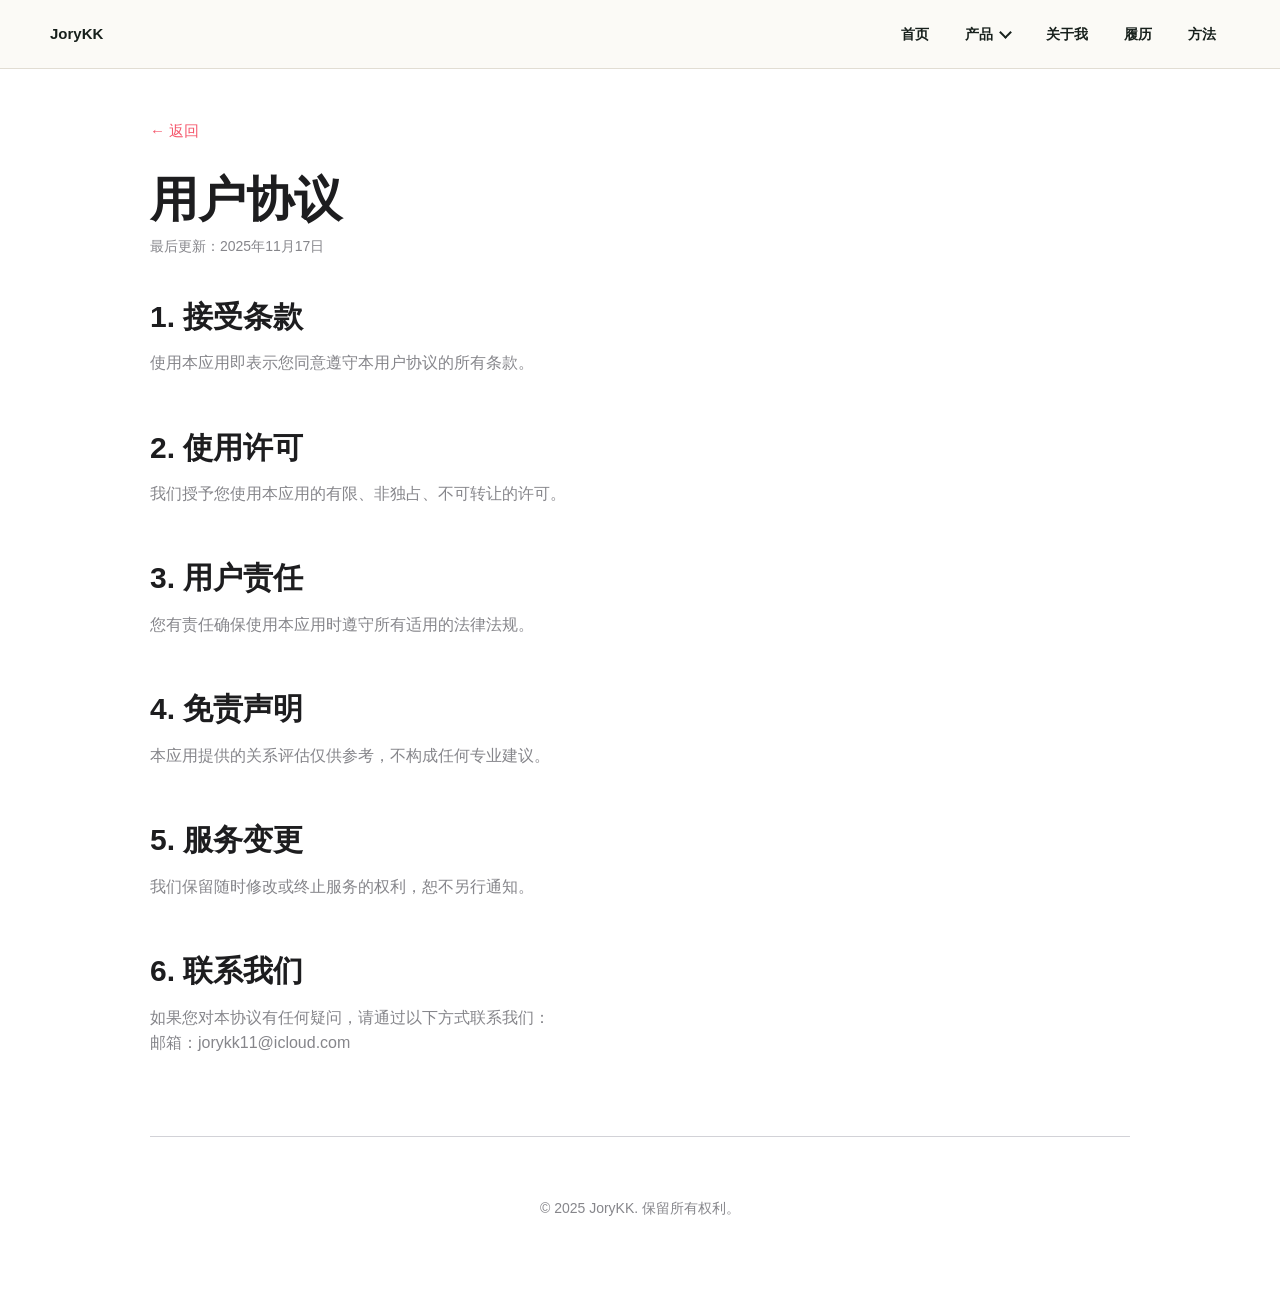
<file: Guanxi agreement.html>
<!DOCTYPE html>
<html lang="zh-CN">
<head>
    <meta charset="UTF-8">
    <meta name="viewport" content="width=device-width, initial-scale=1.0">
    <meta name="description" content="Guanxi Score User Agreement">
    <title>用户协议 - Guanxi Score</title>
    <style>
        * {
            margin: 0;
            padding: 0;
            box-sizing: border-box;
        }

        :root {
            --primary-color: #f5576c;
            --secondary-color: #f093fb;
            --text-primary: #1D1D1F;
            --text-secondary: #86868B;
            --bg-color: #FFFFFF;
            --bg-secondary: #F5F5F7;
            --border-color: #D2D2D7;
        }

        @media (prefers-color-scheme: dark) {
            :root {
                --primary-color: #f5576c;
                --secondary-color: #f093fb;
                --text-primary: #F5F5F7;
                --text-secondary: #86868B;
                --bg-color: #1D1D1F;
                --bg-secondary: #2C2C2E;
                --border-color: #38383A;
            }
        }

        body {
            font-family: -apple-system, BlinkMacSystemFont, "Segoe UI", Roboto, "Helvetica Neue", Arial, sans-serif;
            line-height: 1.6;
            color: var(--text-primary);
            background-color: var(--bg-color);
        }

        .container {
            max-width: 980px;
            margin: 0 auto;
            padding: 60px 20px;
        }

        .back-link {
            margin-bottom: 30px;
        }

        .back-link a {
            color: var(--primary-color);
            text-decoration: none;
            font-size: 15px;
        }

        .back-link a:hover {
            text-decoration: underline;
        }

        h1 {
            font-size: 48px;
            font-weight: 600;
            margin-bottom: 10px;
        }

        .last-updated {
            color: var(--text-secondary);
            font-size: 14px;
            margin-bottom: 40px;
        }

        .section {
            margin-bottom: 40px;
        }

        .section h2 {
            font-size: 24px;
            font-weight: 600;
            margin-bottom: 16px;
            color: var(--text-primary);
        }

        .section p {
            color: var(--text-secondary);
            margin-bottom: 16px;
            white-space: pre-line;
        }

        footer {
            text-align: center;
            padding-top: 60px;
            margin-top: 80px;
            border-top: 1px solid var(--border-color);
            color: var(--text-secondary);
            font-size: 14px;
        }
    </style>
    <link rel="stylesheet" href="assets/site-common.css">
</head>
<body class="site-page">
    <header class="jory-topbar" aria-label="站点导航">
        <div class="jory-topbar-inner">
            <a class="jory-brand" href="index.html">JoryKK</a>
            <nav class="jory-nav-links" aria-label="主导航">
                <a class="jory-nav-link jory-home-link" href="index.html">首页</a>
                <div class="jory-products" data-jory-products>
                    <button class="jory-products-trigger" type="button" aria-expanded="false" aria-haspopup="true" aria-controls="jory-products-menu">产品</button>
                    <div class="jory-products-menu" id="jory-products-menu">
                        <a class="jory-product-link" href="Travel gogo support.html">
                            <img src="Travela gogo app-logo.png" alt="" aria-hidden="true">
                            <span><strong>Travel gogo</strong><small>旅行整理与行程支持</small></span>
                        </a>
                        <a class="jory-product-link" href="Guanxi support.html">
                            <img src="Guanxi app-logo.png" alt="" aria-hidden="true">
                            <span><strong>Guanxi Score</strong><small>关系记录与状态观察</small></span>
                        </a>
                        <a class="jory-product-link" href="Plantle support.html">
                            <img src="Plantle app-logo.png" alt="" aria-hidden="true">
                            <span><strong>Plantle</strong><small>植物养护与生长记录</small></span>
                        </a>
                    </div>
                </div>
                <a class="jory-nav-link" href="index.html#profile">关于我</a>
                <a class="jory-nav-link" href="index.html#experience">履历</a>
                <a class="jory-nav-link" href="index.html#principles">方法</a>
            </nav>
        </div>
    </header>
    <div class="container">
        <div class="back-link">
            <a href="index.html">← 返回</a>
        </div>

        <h1>用户协议</h1>
        <p class="last-updated">最后更新：2025年11月17日</p>

        <div class="section">
            <h2>1. 接受条款</h2>
            <p>使用本应用即表示您同意遵守本用户协议的所有条款。</p>
        </div>

        <div class="section">
            <h2>2. 使用许可</h2>
            <p>我们授予您使用本应用的有限、非独占、不可转让的许可。</p>
        </div>

        <div class="section">
            <h2>3. 用户责任</h2>
            <p>您有责任确保使用本应用时遵守所有适用的法律法规。</p>
        </div>

        <div class="section">
            <h2>4. 免责声明</h2>
            <p>本应用提供的关系评估仅供参考，不构成任何专业建议。</p>
        </div>

        <div class="section">
            <h2>5. 服务变更</h2>
            <p>我们保留随时修改或终止服务的权利，恕不另行通知。</p>
        </div>

        <div class="section">
            <h2>6. 联系我们</h2>
            <p>如果您对本协议有任何疑问，请通过以下方式联系我们：
邮箱：jorykk11@icloud.com</p>
        </div>

        <footer>
            <p>© 2025 JoryKK. 保留所有权利。</p>
        </footer>
    </div>
    <script src="assets/site-common.js"></script>
</body>
</html>
</file>
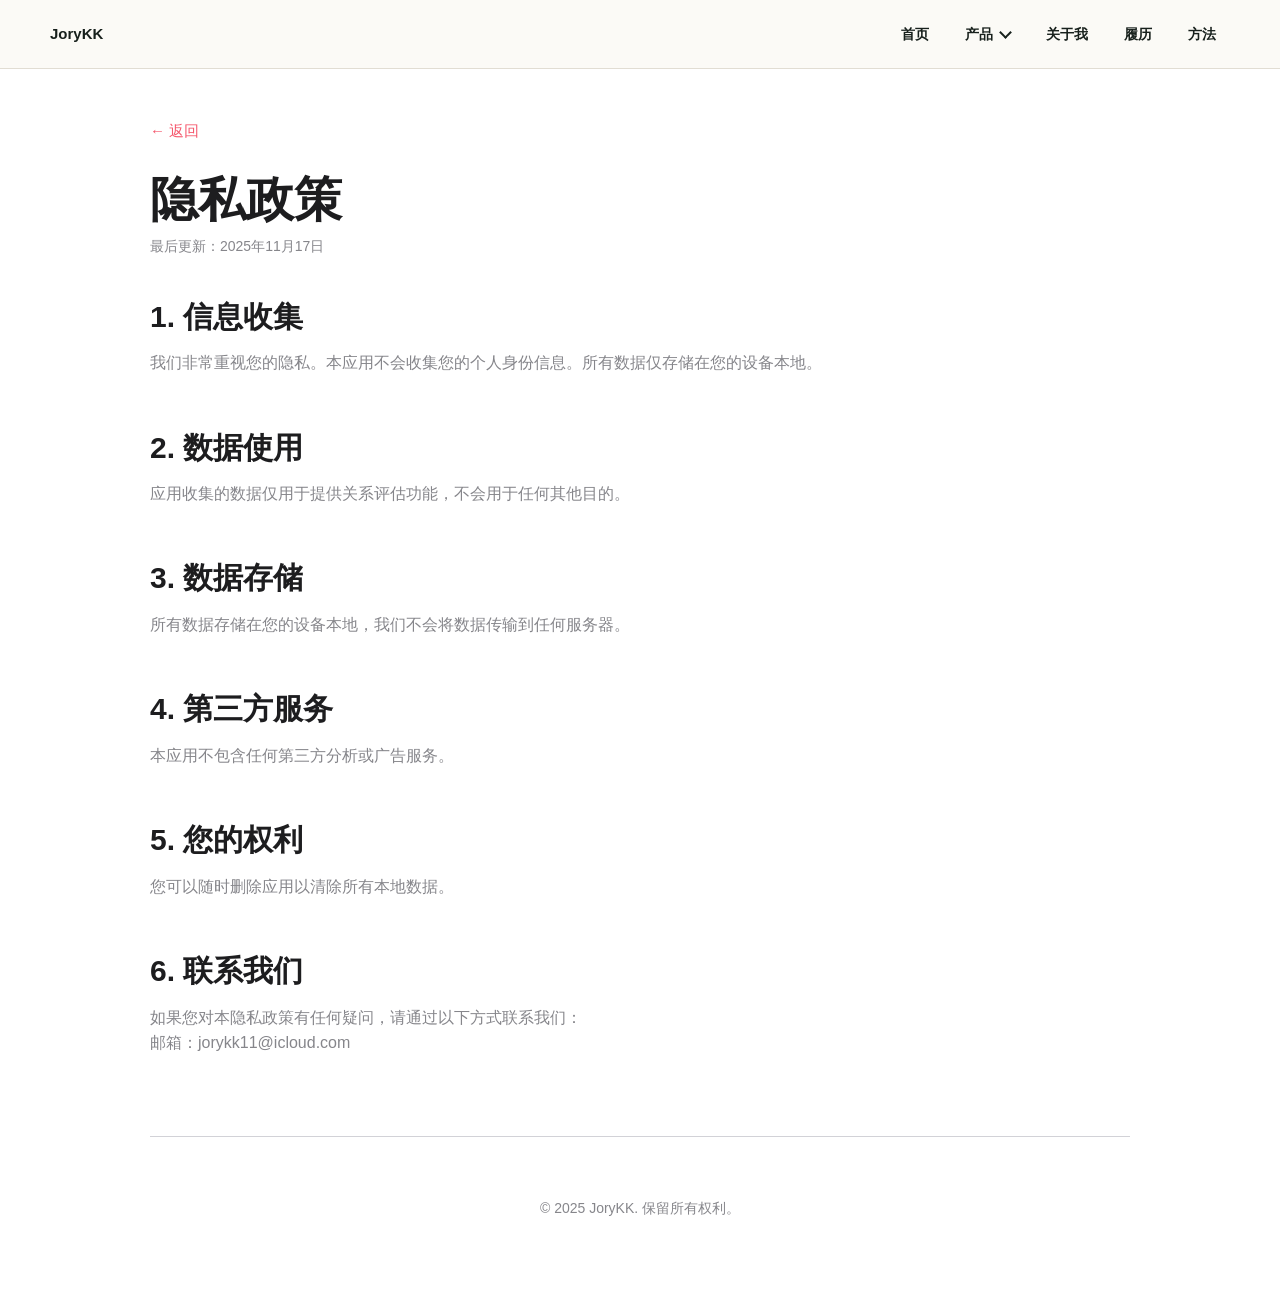
<file: Guanxi privacy.html>
<!DOCTYPE html>
<html lang="zh-CN">
<head>
    <meta charset="UTF-8">
    <meta name="viewport" content="width=device-width, initial-scale=1.0">
    <meta name="description" content="Guanxi Score Privacy Policy">
    <title>隐私政策 - Guanxi Score</title>
    <style>
        * {
            margin: 0;
            padding: 0;
            box-sizing: border-box;
        }

        :root {
            --primary-color: #f5576c;
            --secondary-color: #f093fb;
            --text-primary: #1D1D1F;
            --text-secondary: #86868B;
            --bg-color: #FFFFFF;
            --bg-secondary: #F5F5F7;
            --border-color: #D2D2D7;
        }

        @media (prefers-color-scheme: dark) {
            :root {
                --primary-color: #f5576c;
                --secondary-color: #f093fb;
                --text-primary: #F5F5F7;
                --text-secondary: #86868B;
                --bg-color: #1D1D1F;
                --bg-secondary: #2C2C2E;
                --border-color: #38383A;
            }
        }

        body {
            font-family: -apple-system, BlinkMacSystemFont, "Segoe UI", Roboto, "Helvetica Neue", Arial, sans-serif;
            line-height: 1.6;
            color: var(--text-primary);
            background-color: var(--bg-color);
        }

        .container {
            max-width: 980px;
            margin: 0 auto;
            padding: 60px 20px;
        }

        .back-link {
            margin-bottom: 30px;
        }

        .back-link a {
            color: var(--primary-color);
            text-decoration: none;
            font-size: 15px;
        }

        .back-link a:hover {
            text-decoration: underline;
        }

        h1 {
            font-size: 48px;
            font-weight: 600;
            margin-bottom: 10px;
        }

        .last-updated {
            color: var(--text-secondary);
            font-size: 14px;
            margin-bottom: 40px;
        }

        .section {
            margin-bottom: 40px;
        }

        .section h2 {
            font-size: 24px;
            font-weight: 600;
            margin-bottom: 16px;
            color: var(--text-primary);
        }

        .section p {
            color: var(--text-secondary);
            margin-bottom: 16px;
            white-space: pre-line;
        }

        footer {
            text-align: center;
            padding-top: 60px;
            margin-top: 80px;
            border-top: 1px solid var(--border-color);
            color: var(--text-secondary);
            font-size: 14px;
        }
    </style>
    <link rel="stylesheet" href="assets/site-common.css">
</head>
<body class="site-page">
    <header class="jory-topbar" aria-label="站点导航">
        <div class="jory-topbar-inner">
            <a class="jory-brand" href="index.html">JoryKK</a>
            <nav class="jory-nav-links" aria-label="主导航">
                <a class="jory-nav-link jory-home-link" href="index.html">首页</a>
                <div class="jory-products" data-jory-products>
                    <button class="jory-products-trigger" type="button" aria-expanded="false" aria-haspopup="true" aria-controls="jory-products-menu">产品</button>
                    <div class="jory-products-menu" id="jory-products-menu">
                        <a class="jory-product-link" href="Travel gogo support.html">
                            <img src="Travela gogo app-logo.png" alt="" aria-hidden="true">
                            <span><strong>Travel gogo</strong><small>旅行整理与行程支持</small></span>
                        </a>
                        <a class="jory-product-link" href="Guanxi support.html">
                            <img src="Guanxi app-logo.png" alt="" aria-hidden="true">
                            <span><strong>Guanxi Score</strong><small>关系记录与状态观察</small></span>
                        </a>
                        <a class="jory-product-link" href="Plantle support.html">
                            <img src="Plantle app-logo.png" alt="" aria-hidden="true">
                            <span><strong>Plantle</strong><small>植物养护与生长记录</small></span>
                        </a>
                    </div>
                </div>
                <a class="jory-nav-link" href="index.html#profile">关于我</a>
                <a class="jory-nav-link" href="index.html#experience">履历</a>
                <a class="jory-nav-link" href="index.html#principles">方法</a>
            </nav>
        </div>
    </header>
    <div class="container">
        <div class="back-link">
            <a href="index.html">← 返回</a>
        </div>

        <h1>隐私政策</h1>
        <p class="last-updated">最后更新：2025年11月17日</p>

        <div class="section">
            <h2>1. 信息收集</h2>
            <p>我们非常重视您的隐私。本应用不会收集您的个人身份信息。所有数据仅存储在您的设备本地。</p>
        </div>

        <div class="section">
            <h2>2. 数据使用</h2>
            <p>应用收集的数据仅用于提供关系评估功能，不会用于任何其他目的。</p>
        </div>

        <div class="section">
            <h2>3. 数据存储</h2>
            <p>所有数据存储在您的设备本地，我们不会将数据传输到任何服务器。</p>
        </div>

        <div class="section">
            <h2>4. 第三方服务</h2>
            <p>本应用不包含任何第三方分析或广告服务。</p>
        </div>

        <div class="section">
            <h2>5. 您的权利</h2>
            <p>您可以随时删除应用以清除所有本地数据。</p>
        </div>

        <div class="section">
            <h2>6. 联系我们</h2>
            <p>如果您对本隐私政策有任何疑问，请通过以下方式联系我们：
邮箱：jorykk11@icloud.com</p>
        </div>

        <footer>
            <p>© 2025 JoryKK. 保留所有权利。</p>
        </footer>
    </div>
    <script src="assets/site-common.js"></script>
</body>
</html>
</file>
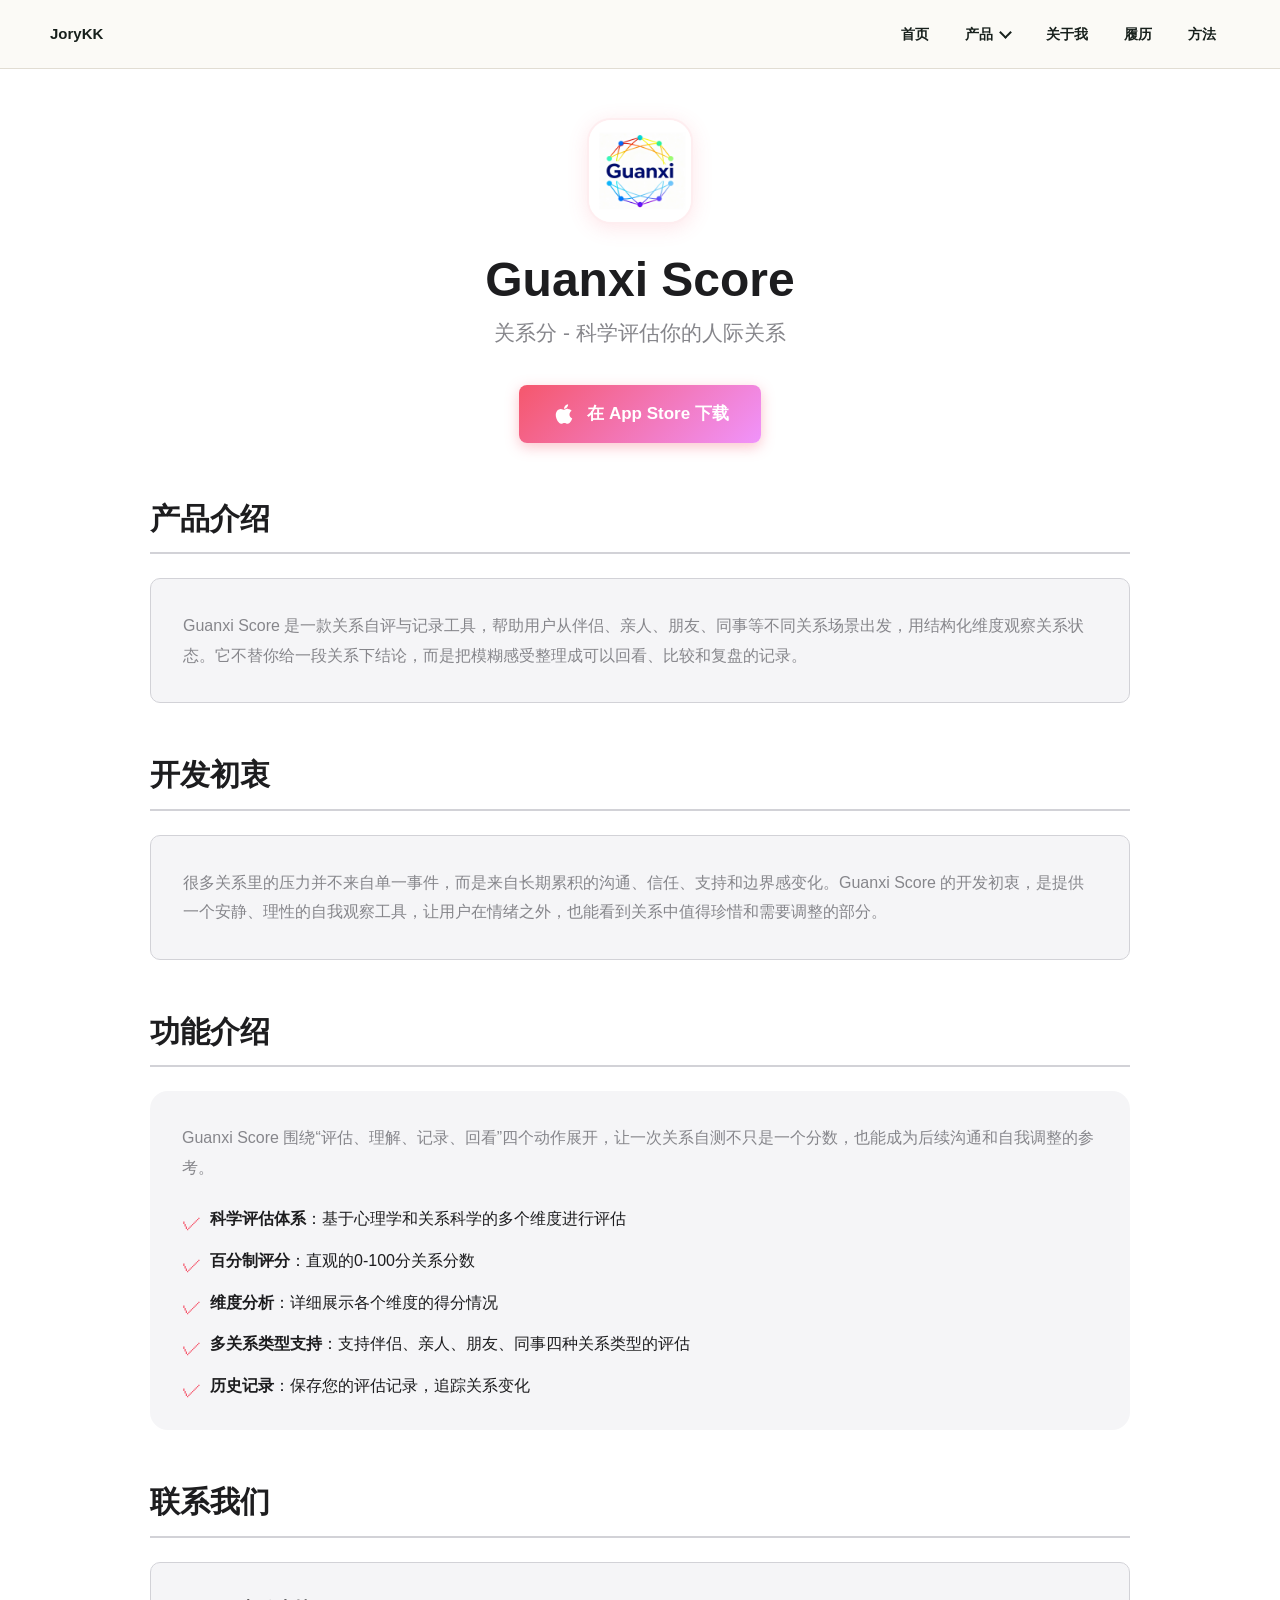
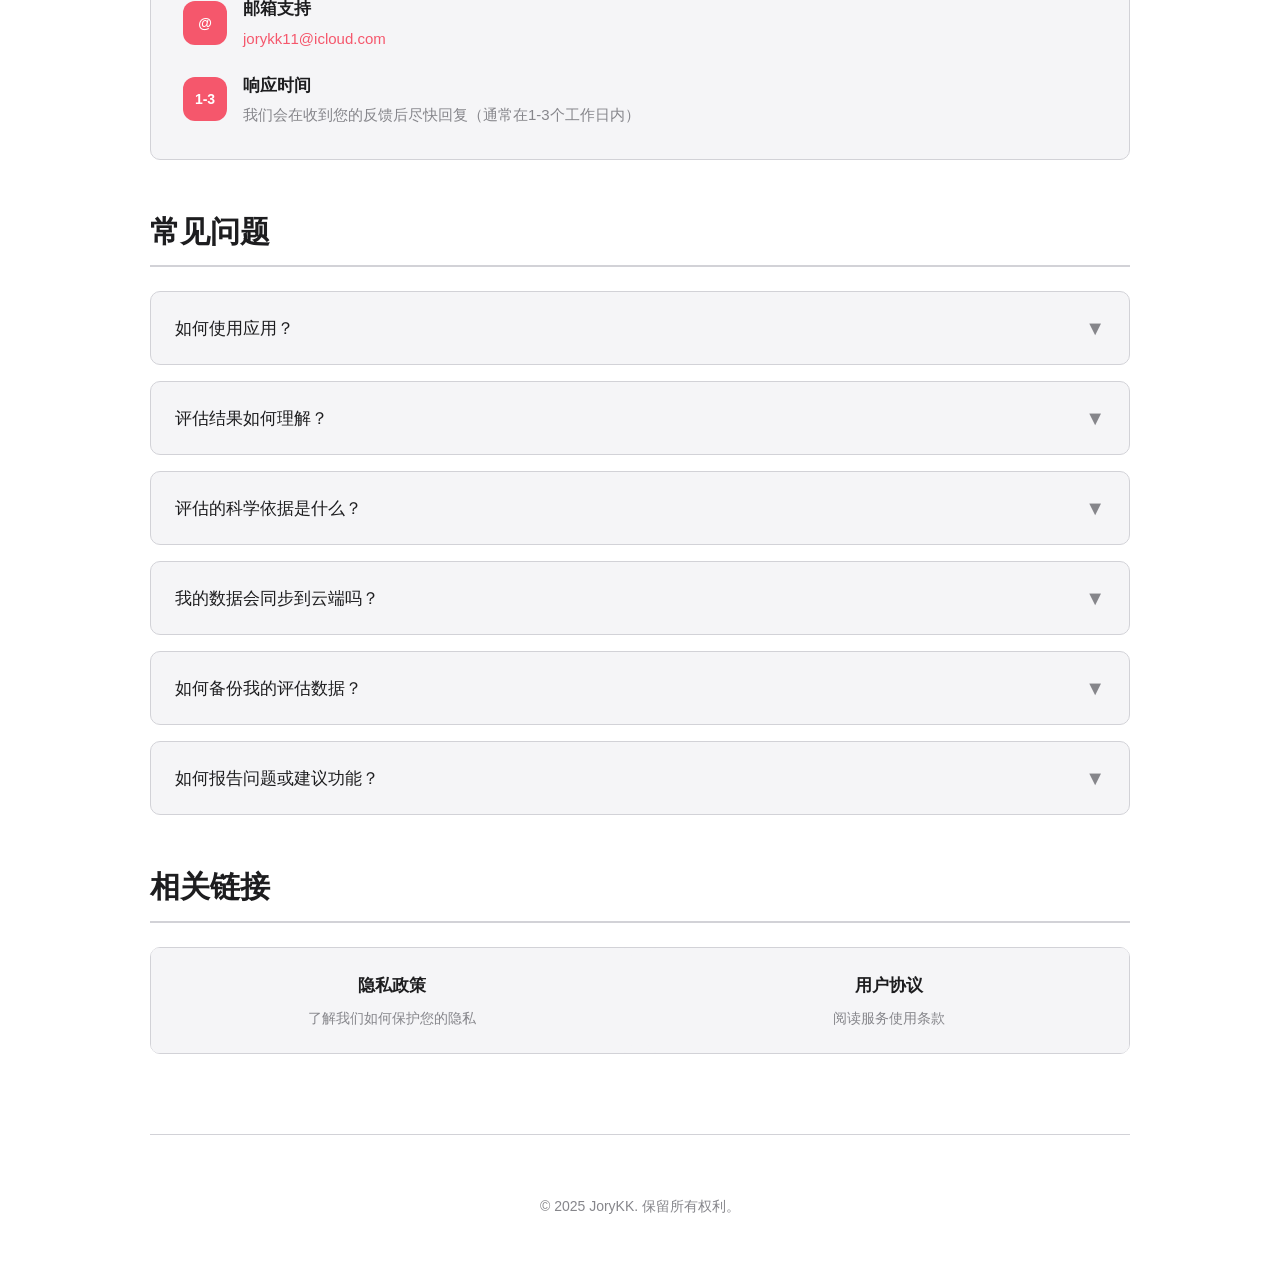
<file: Guanxi support.html>
<!DOCTYPE html>
<html lang="zh-CN">
<head>
    <meta charset="UTF-8">
    <meta name="viewport" content="width=device-width, initial-scale=1.0">
    <meta name="description" content="Guanxi Score - 科学评估你的人际关系。支持与帮助页面。">
    <title>支持与帮助 - Guanxi Score</title>
    <link rel="icon" href="Guanxi app-logo.png">
    <style>
        * {
            margin: 0;
            padding: 0;
            box-sizing: border-box;
        }

        :root {
            --primary-color: #f5576c;
            --secondary-color: #f093fb;
            --text-primary: #1D1D1F;
            --text-secondary: #86868B;
            --bg-color: #FFFFFF;
            --bg-secondary: #F5F5F7;
            --border-color: #D2D2D7;
            --shadow: 0 4px 20px rgba(0, 0, 0, 0.08);
        }

        @media (prefers-color-scheme: dark) {
            :root {
                --primary-color: #f5576c;
                --secondary-color: #f093fb;
                --text-primary: #F5F5F7;
                --text-secondary: #86868B;
                --bg-color: #1D1D1F;
                --bg-secondary: #2C2C2E;
                --border-color: #38383A;
            }
        }

        body {
            font-family: -apple-system, BlinkMacSystemFont, "Segoe UI", Roboto, "Helvetica Neue", Arial, sans-serif;
            line-height: 1.6;
            color: var(--text-primary);
            background-color: var(--bg-color);
            transition: background-color 0.3s ease, color 0.3s ease;
        }

        .container {
            max-width: 980px;
            margin: 0 auto;
            padding: 60px 20px;
        }

        .back-link {
            margin-bottom: 30px;
        }

        .back-link a {
            color: var(--primary-color);
            text-decoration: none;
            font-size: 15px;
        }

        .back-link a:hover {
            text-decoration: underline;
        }

        header {
            text-align: center;
            margin-bottom: 80px;
            animation: fadeInUp 0.6s ease-out;
        }

        .app-logo {
            width: 120px;
            height: 120px;
            margin: 0 auto 30px;
            background: white;
            border-radius: 26px;
            display: flex;
            align-items: center;
            justify-content: center;
            box-shadow: 0 4px 20px rgba(245, 87, 108, 0.15);
            overflow: hidden;
            border: 2px solid rgba(245, 87, 108, 0.1);
        }

        .app-logo img {
            width: 100%;
            height: 100%;
            object-fit: contain;
        }

        h1 {
            font-size: 48px;
            font-weight: 600;
            margin-bottom: 10px;
            letter-spacing: -0.5px;
        }

        .subtitle {
            font-size: 21px;
            color: var(--text-secondary);
            font-weight: 400;
        }

        .app-store-button {
            display: inline-flex;
            align-items: center;
            justify-content: center;
            gap: 10px;
            background: linear-gradient(135deg, #f5576c 0%, #f093fb 100%);
            color: white;
            text-decoration: none;
            padding: 15px 32px;
            border-radius: 14px;
            font-size: 17px;
            font-weight: 600;
            margin-top: 35px;
            transition: all 0.3s cubic-bezier(0.4, 0, 0.2, 1);
            box-shadow: 0 4px 14px rgba(245, 87, 108, 0.35);
            border: none;
            cursor: pointer;
            position: relative;
            overflow: hidden;
        }

        .app-store-button::before {
            content: '';
            position: absolute;
            top: 0;
            left: -100%;
            width: 100%;
            height: 100%;
            background: linear-gradient(90deg, transparent, rgba(255, 255, 255, 0.2), transparent);
            transition: left 0.5s;
        }

        .app-store-button:hover::before {
            left: 100%;
        }

        .app-store-button:hover {
            transform: translateY(-3px) scale(1.02);
            box-shadow: 0 8px 24px rgba(245, 87, 108, 0.45);
            background: linear-gradient(135deg, #f093fb 0%, #f5576c 100%);
        }

        .app-store-button:active {
            transform: translateY(-1px) scale(1);
            box-shadow: 0 4px 12px rgba(245, 87, 108, 0.35);
        }

        .app-store-icon {
            width: 26px;
            height: 26px;
            display: inline-block;
            background: url("data:image/svg+xml,%3Csvg xmlns='http://www.w3.org/2000/svg' viewBox='0 0 24 24' fill='white'%3E%3Cpath d='M17.05 20.28c-.98.95-2.05.88-3.08.4-1.09-.5-2.08-.48-3.24 0-1.44.62-2.2.44-3.06-.4C2.79 15.25 3.51 7.59 9.05 7.31c1.35.07 2.29.74 3.08.8 1.18-.24 2.31-.93 3.57-.84 1.51.12 2.65.72 3.4 1.8-3.12 1.87-2.38 5.98.48 7.13-.57 1.5-1.31 2.99-2.54 4.09l.01-.01zM12.03 7.25c-.15-2.23 1.66-4.07 3.74-4.25.29 2.58-2.34 4.5-3.74 4.25z'/%3E%3C/svg%3E") no-repeat center;
            background-size: contain;
            flex-shrink: 0;
        }

        @media (max-width: 768px) {
            .app-store-button {
                padding: 13px 26px;
                font-size: 16px;
                margin-top: 25px;
            }

            .app-store-icon {
                width: 22px;
                height: 22px;
            }
        }

        .section {
            margin-bottom: 60px;
            animation: fadeInUp 0.6s ease-out;
            animation-fill-mode: both;
        }

        .section:nth-child(2) { animation-delay: 0.1s; }
        .section:nth-child(3) { animation-delay: 0.2s; }
        .section:nth-child(4) { animation-delay: 0.3s; }

        .section-title {
            font-size: 28px;
            font-weight: 600;
            margin-bottom: 24px;
            padding-bottom: 16px;
            border-bottom: 2px solid var(--border-color);
        }

        .contact-card {
            background: var(--bg-secondary);
            border-radius: 18px;
            padding: 32px;
            margin-bottom: 24px;
            transition: transform 0.2s ease, box-shadow 0.2s ease;
        }

        .contact-card:hover {
            transform: translateY(-2px);
            box-shadow: var(--shadow);
        }

        .contact-item {
            display: flex;
            align-items: center;
            margin-bottom: 20px;
        }

        .contact-item:last-child {
            margin-bottom: 0;
        }

        .contact-icon {
            width: 44px;
            height: 44px;
            background: var(--primary-color);
            border-radius: 12px;
            display: flex;
            align-items: center;
            justify-content: center;
            margin-right: 16px;
            color: white;
            font-size: 20px;
        }

        .contact-info h3 {
            font-size: 17px;
            font-weight: 600;
            margin-bottom: 4px;
        }

        .contact-info a {
            color: var(--primary-color);
            text-decoration: none;
            font-size: 15px;
            transition: opacity 0.2s ease;
        }

        .contact-info a:hover {
            opacity: 0.7;
        }

        .faq-item {
            background: var(--bg-secondary);
            border-radius: 12px;
            margin-bottom: 16px;
            overflow: hidden;
            transition: all 0.3s ease;
        }

        .faq-question {
            padding: 20px 24px;
            cursor: pointer;
            display: flex;
            justify-content: space-between;
            align-items: center;
            font-size: 17px;
            font-weight: 500;
            user-select: none;
        }

        .faq-question:hover {
            background: rgba(0, 0, 0, 0.03);
        }

        @media (prefers-color-scheme: dark) {
            .faq-question:hover {
                background: rgba(255, 255, 255, 0.05);
            }
        }

        .faq-icon {
            transition: transform 0.3s ease;
            color: var(--text-secondary);
            font-size: 20px;
        }

        .faq-item.active .faq-icon {
            transform: rotate(180deg);
        }

        .faq-answer {
            max-height: 0;
            overflow: hidden;
            transition: max-height 0.3s ease;
            padding: 0 24px;
            color: var(--text-secondary);
            font-size: 15px;
            line-height: 1.6;
        }

        .faq-item.active .faq-answer {
            max-height: 500px;
            padding: 0 24px 20px;
        }

        .link-card {
            display: grid;
            grid-template-columns: repeat(auto-fit, minmax(250px, 1fr));
            gap: 16px;
            margin-top: 24px;
        }

        .link-item {
            background: var(--bg-secondary);
            border-radius: 12px;
            padding: 24px;
            text-align: center;
            text-decoration: none;
            color: var(--text-primary);
            transition: all 0.2s ease;
            display: block;
        }

        .link-item:hover {
            transform: translateY(-2px);
            box-shadow: var(--shadow);
            background: var(--primary-color);
            color: white;
        }

        .link-item h3 {
            font-size: 17px;
            font-weight: 600;
            margin-bottom: 8px;
        }

        .link-item p {
            font-size: 14px;
            color: var(--text-secondary);
            margin: 0;
        }

        .link-item:hover p {
            color: rgba(255, 255, 255, 0.9);
        }

        footer {
            text-align: center;
            padding-top: 60px;
            margin-top: 80px;
            border-top: 1px solid var(--border-color);
            color: var(--text-secondary);
            font-size: 14px;
        }

        @keyframes fadeInUp {
            from {
                opacity: 0;
                transform: translateY(20px);
            }
            to {
                opacity: 1;
                transform: translateY(0);
            }
        }

        @media (max-width: 768px) {
            .container {
                padding: 40px 16px;
            }

            h1 {
                font-size: 36px;
            }

            .subtitle {
                font-size: 18px;
            }

            .section-title {
                font-size: 24px;
            }

            .contact-card {
                padding: 24px;
            }
        }
    </style>
    <link rel="stylesheet" href="assets/site-common.css">
</head>
<body class="site-page">
    <header class="jory-topbar" aria-label="站点导航">
        <div class="jory-topbar-inner">
            <a class="jory-brand" href="index.html">JoryKK</a>
            <nav class="jory-nav-links" aria-label="主导航">
                <a class="jory-nav-link jory-home-link" href="index.html">首页</a>
                <div class="jory-products" data-jory-products>
                    <button class="jory-products-trigger" type="button" aria-expanded="false" aria-haspopup="true" aria-controls="jory-products-menu">产品</button>
                    <div class="jory-products-menu" id="jory-products-menu">
                        <a class="jory-product-link" href="Travel gogo support.html">
                            <img src="Travela gogo app-logo.png" alt="" aria-hidden="true">
                            <span><strong>Travel gogo</strong><small>旅行整理与行程支持</small></span>
                        </a>
                        <a class="jory-product-link" href="Guanxi support.html">
                            <img src="Guanxi app-logo.png" alt="" aria-hidden="true">
                            <span><strong>Guanxi Score</strong><small>关系记录与状态观察</small></span>
                        </a>
                        <a class="jory-product-link" href="Plantle support.html">
                            <img src="Plantle app-logo.png" alt="" aria-hidden="true">
                            <span><strong>Plantle</strong><small>植物养护与生长记录</small></span>
                        </a>
                    </div>
                </div>
                <a class="jory-nav-link" href="index.html#profile">关于我</a>
                <a class="jory-nav-link" href="index.html#experience">履历</a>
                <a class="jory-nav-link" href="index.html#principles">方法</a>
            </nav>
        </div>
    </header>
    <div class="container">
        <header>
            <div class="app-logo">
                <img src="Guanxi app-logo.png" alt="Guanxi Score">
            </div>
            <h1>Guanxi Score</h1>
            <p class="subtitle">关系分 - 科学评估你的人际关系</p>
            
            <a href="https://apps.apple.com/app/id6755365311" class="app-store-button" target="_blank" rel="noopener noreferrer">
                <span class="app-store-icon"></span>
                <span>在 App Store 下载</span>
            </a>
        </header>

        <section class="section">
            <h2 class="section-title">产品介绍</h2>
            <div class="product-copy-panel">
                <p>Guanxi Score 是一款关系自评与记录工具，帮助用户从伴侣、亲人、朋友、同事等不同关系场景出发，用结构化维度观察关系状态。它不替你给一段关系下结论，而是把模糊感受整理成可以回看、比较和复盘的记录。</p>
            </div>
        </section>

        <section class="section">
            <h2 class="section-title">开发初衷</h2>
            <div class="product-copy-panel">
                <p>很多关系里的压力并不来自单一事件，而是来自长期累积的沟通、信任、支持和边界感变化。Guanxi Score 的开发初衷，是提供一个安静、理性的自我观察工具，让用户在情绪之外，也能看到关系中值得珍惜和需要调整的部分。</p>
            </div>
        </section>

        <section class="section">
            <h2 class="section-title">功能介绍</h2>
            <div style="background: var(--bg-secondary); border-radius: 18px; padding: 32px;">
                <p class="product-feature-lead">Guanxi Score 围绕“评估、理解、记录、回看”四个动作展开，让一次关系自测不只是一个分数，也能成为后续沟通和自我调整的参考。</p>
                <ul style="list-style: none; padding: 0; margin: 0;">
                    <li style="margin-bottom: 16px; padding-left: 28px; position: relative;">
                        <span style="position: absolute; left: 0; color: var(--primary-color); font-size: 20px;">✓</span>
                        <strong style="color: var(--text-primary);">科学评估体系</strong>：基于心理学和关系科学的多个维度进行评估
                    </li>
                    <li style="margin-bottom: 16px; padding-left: 28px; position: relative;">
                        <span style="position: absolute; left: 0; color: var(--primary-color); font-size: 20px;">✓</span>
                        <strong style="color: var(--text-primary);">百分制评分</strong>：直观的0-100分关系分数
                    </li>
                    <li style="margin-bottom: 16px; padding-left: 28px; position: relative;">
                        <span style="position: absolute; left: 0; color: var(--primary-color); font-size: 20px;">✓</span>
                        <strong style="color: var(--text-primary);">维度分析</strong>：详细展示各个维度的得分情况
                    </li>
                    <li style="margin-bottom: 16px; padding-left: 28px; position: relative;">
                        <span style="position: absolute; left: 0; color: var(--primary-color); font-size: 20px;">✓</span>
                        <strong style="color: var(--text-primary);">多关系类型支持</strong>：支持伴侣、亲人、朋友、同事四种关系类型的评估
                    </li>
                    <li style="margin-bottom: 0; padding-left: 28px; position: relative;">
                        <span style="position: absolute; left: 0; color: var(--primary-color); font-size: 20px;">✓</span>
                        <strong style="color: var(--text-primary);">历史记录</strong>：保存您的评估记录，追踪关系变化
                    </li>
                </ul>
            </div>
        </section>

        <section class="section">
            <h2 class="section-title">联系我们</h2>
            <div class="contact-card">
                <div class="contact-item">
                    <div class="contact-icon">@</div>
                    <div class="contact-info">
                        <h3>邮箱支持</h3>
                        <a href="mailto:jorykk11@icloud.com">jorykk11@icloud.com</a>
                    </div>
                </div>
                <div class="contact-item">
                    <div class="contact-icon">1-3</div>
                    <div class="contact-info">
                        <h3>响应时间</h3>
                        <p style="color: var(--text-secondary); font-size: 15px; margin: 0;">我们会在收到您的反馈后尽快回复（通常在1-3个工作日内）</p>
                    </div>
                </div>
            </div>
        </section>

        <section class="section">
            <h2 class="section-title">常见问题</h2>
            
            <div class="faq-item">
                <div class="faq-question">
                    <span>如何使用应用？</span>
                    <span class="faq-icon">▼</span>
                </div>
                <div class="faq-answer">
                    <p>1. 选择关系类型（伴侣/亲人/朋友/同事）<br>
                    2. 回答相应数量的评估题目（1-7分评分）<br>
                    3. 查看关系总分和详细的维度分析</p>
                </div>
            </div>

            <div class="faq-item">
                <div class="faq-question">
                    <span>评估结果如何理解？</span>
                    <span class="faq-icon">▼</span>
                </div>
                <div class="faq-answer">
                    <p>应用会为您的关系提供0-100分的综合评分，并详细展示各个维度的得分情况。分数越高，表示该维度在您的关系中表现越好。您可以根据维度分析，了解关系的优势和需要改进的方面。</p>
                </div>
            </div>

            <div class="faq-item">
                <div class="faq-question">
                    <span>评估的科学依据是什么？</span>
                    <span class="faq-icon">▼</span>
                </div>
                <div class="faq-answer">
                    <p>我们的评估体系基于社会心理学关系理论、依恋理论、社会交换理论和关系维护理论等科学理论，经过精心设计的评估维度，确保评估结果的科学性和有效性。</p>
                </div>
            </div>

            <div class="faq-item">
                <div class="faq-question">
                    <span>我的数据会同步到云端吗？</span>
                    <span class="faq-icon">▼</span>
                </div>
                <div class="faq-answer">
                    <p>目前，Guanxi Score 使用本地存储，您的数据安全地保存在您的设备上。我们不会将数据传输到任何服务器。</p>
                </div>
            </div>

            <div class="faq-item">
                <div class="faq-question">
                    <span>如何备份我的评估数据？</span>
                    <span class="faq-icon">▼</span>
                </div>
                <div class="faq-answer">
                    <p>您可以通过应用的分享功能导出评估数据。在评估结果页面点击分享按钮，选择保存或发送到其他应用进行备份。</p>
                </div>
            </div>

            <div class="faq-item">
                <div class="faq-question">
                    <span>如何报告问题或建议功能？</span>
                    <span class="faq-icon">▼</span>
                </div>
                <div class="faq-answer">
                    <p>如果您遇到任何问题或有功能建议，请发送邮件至 jorykk11@icloud.com，我们会认真考虑您的反馈。</p>
                </div>
            </div>
        </section>

        <section class="section">
            <h2 class="section-title">相关链接</h2>
            <div class="link-card">
                <a href="Guanxi privacy.html" class="link-item">
                    <h3>隐私政策</h3>
                    <p>了解我们如何保护您的隐私</p>
                </a>
                <a href="Guanxi agreement.html" class="link-item">
                    <h3>用户协议</h3>
                    <p>阅读服务使用条款</p>
                </a>
            </div>
        </section>

        <footer>
            <p>© 2025 JoryKK. 保留所有权利。</p>
        </footer>
    </div>

    <script>
        // FAQ 折叠功能
        document.querySelectorAll('.faq-question').forEach(question => {
            question.addEventListener('click', () => {
                const faqItem = question.parentElement;
                const isActive = faqItem.classList.contains('active');
                
                // 关闭所有其他 FAQ
                document.querySelectorAll('.faq-item').forEach(item => {
                    item.classList.remove('active');
                });
                
                // 切换当前 FAQ
                if (!isActive) {
                    faqItem.classList.add('active');
                }
            });
        });
    </script>
    <script src="assets/site-common.js"></script>
</body>
</html>
</file>
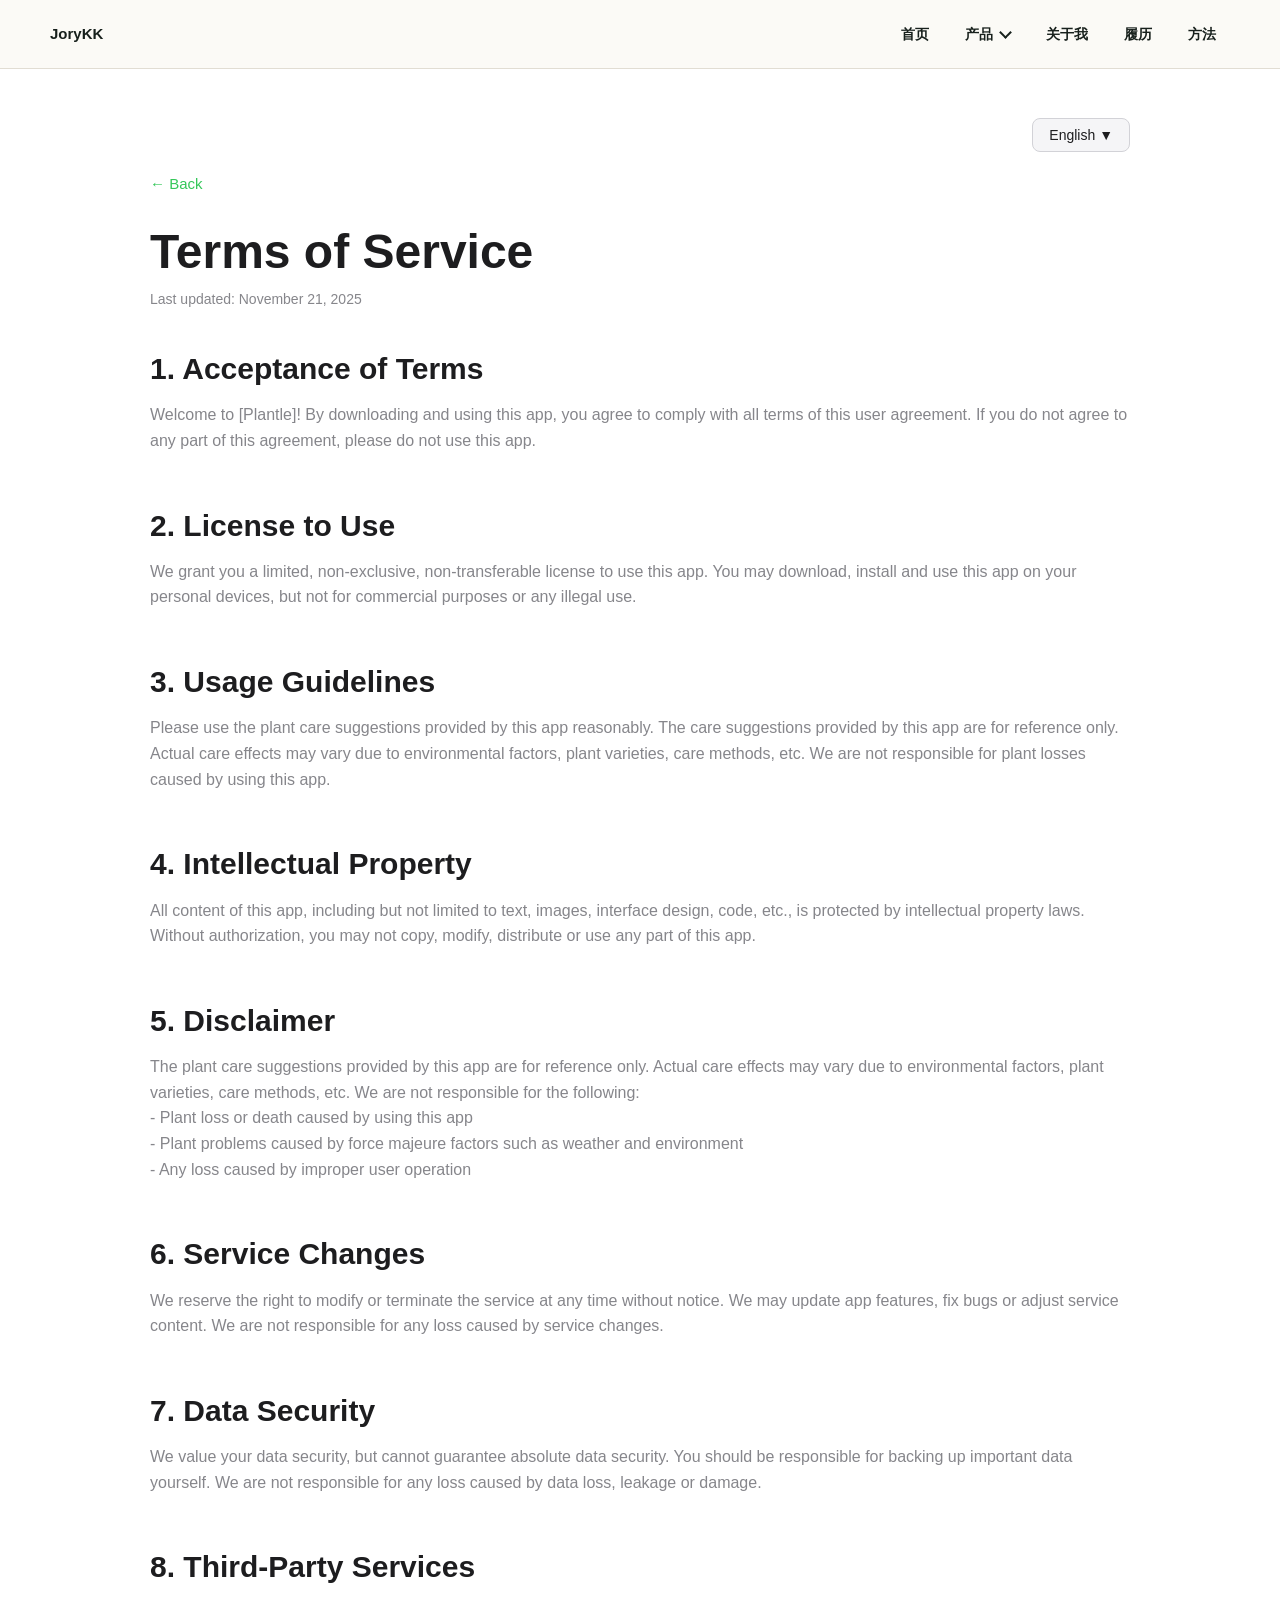
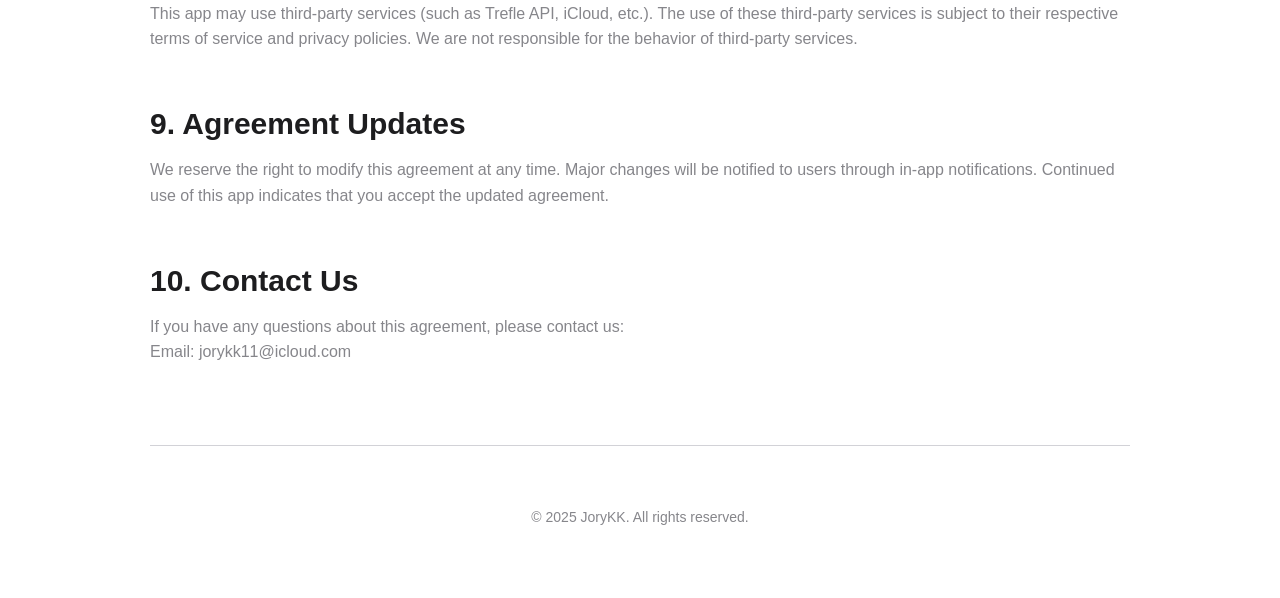
<file: Plantle agreement.html>
<!DOCTYPE html>
<html lang="zh-CN">
<head>
    <meta charset="UTF-8">
    <meta name="viewport" content="width=device-width, initial-scale=1.0">
    <meta name="description" content="Plantle User Agreement">
    <title data-lang="en">Terms of Service - Plantle</title>
    <title data-lang="zh">用户协议 - Plantle</title>
    <style>
        * {
            margin: 0;
            padding: 0;
            box-sizing: border-box;
        }

        :root {
            --primary-color: #34C759;
            --secondary-color: #30D158;
            --text-primary: #1D1D1F;
            --text-secondary: #86868B;
            --bg-color: #FFFFFF;
            --bg-secondary: #F5F5F7;
            --border-color: #D2D2D7;
        }

        @media (prefers-color-scheme: dark) {
            :root {
                --primary-color: #30D158;
                --secondary-color: #34C759;
                --text-primary: #F5F5F7;
                --text-secondary: #86868B;
                --bg-color: #1D1D1F;
                --bg-secondary: #2C2C2E;
                --border-color: #38383A;
            }
        }

        body {
            font-family: -apple-system, BlinkMacSystemFont, "Segoe UI", Roboto, "Helvetica Neue", Arial, sans-serif;
            line-height: 1.6;
            color: var(--text-primary);
            background-color: var(--bg-color);
        }

        .container {
            max-width: 980px;
            margin: 0 auto;
            padding: 60px 20px;
        }

        .lang-switcher {
            text-align: right;
            margin-bottom: 20px;
        }

        .lang-switcher button {
            background: var(--bg-secondary);
            border: 1px solid var(--border-color);
            color: var(--text-primary);
            padding: 8px 16px;
            border-radius: 8px;
            cursor: pointer;
            font-size: 14px;
            transition: all 0.2s ease;
        }

        .lang-switcher button:hover {
            background: var(--primary-color);
            color: white;
            border-color: var(--primary-color);
        }

        .lang-modal {
            display: none;
            position: fixed;
            top: 0;
            left: 0;
            width: 100%;
            height: 100%;
            background: rgba(0, 0, 0, 0.5);
            z-index: 1000;
            align-items: center;
            justify-content: center;
        }

        .lang-modal.active {
            display: flex;
        }

        .lang-modal-content {
            background: var(--bg-color);
            border-radius: 16px;
            padding: 24px;
            max-width: 300px;
            width: 90%;
            box-shadow: 0 8px 32px rgba(0, 0, 0, 0.2);
            animation: modalFadeIn 0.3s ease;
        }

        @keyframes modalFadeIn {
            from {
                opacity: 0;
                transform: scale(0.9);
            }
            to {
                opacity: 1;
                transform: scale(1);
            }
        }

        .lang-modal-header {
            display: flex;
            justify-content: space-between;
            align-items: center;
            margin-bottom: 20px;
            padding-bottom: 16px;
            border-bottom: 1px solid var(--border-color);
        }

        .lang-modal-header h3 {
            font-size: 20px;
            font-weight: 600;
            margin: 0;
        }

        .lang-modal-close {
            background: none;
            border: none;
            font-size: 24px;
            cursor: pointer;
            color: var(--text-secondary);
            padding: 0;
            width: 32px;
            height: 32px;
            display: flex;
            align-items: center;
            justify-content: center;
            border-radius: 8px;
            transition: all 0.2s ease;
        }

        .lang-modal-close:hover {
            background: var(--bg-secondary);
            color: var(--text-primary);
        }

        .lang-options {
            display: grid;
            grid-template-columns: repeat(2, 1fr);
            gap: 8px;
        }

        .lang-option {
            background: var(--bg-secondary);
            border: 1px solid var(--border-color);
            color: var(--text-primary);
            padding: 12px 16px;
            border-radius: 8px;
            cursor: pointer;
            font-size: 14px;
            text-align: center;
            transition: all 0.2s ease;
        }

        .lang-option:hover {
            background: var(--primary-color);
            color: white;
            border-color: var(--primary-color);
            transform: translateY(-2px);
        }

        .lang-option.active {
            background: var(--primary-color);
            color: white;
            border-color: var(--primary-color);
        }

        .back-link {
            margin-bottom: 30px;
        }

        .back-link a {
            color: var(--primary-color);
            text-decoration: none;
            font-size: 15px;
        }

        .back-link a:hover {
            text-decoration: underline;
        }

        h1 {
            font-size: 48px;
            font-weight: 600;
            margin-bottom: 10px;
        }

        .last-updated {
            color: var(--text-secondary);
            font-size: 14px;
            margin-bottom: 40px;
        }

        .section {
            margin-bottom: 40px;
        }

        .section h2 {
            font-size: 24px;
            font-weight: 600;
            margin-bottom: 16px;
            color: var(--text-primary);
        }

        .section p {
            color: var(--text-secondary);
            margin-bottom: 16px;
            white-space: pre-line;
        }

        footer {
            text-align: center;
            padding-top: 60px;
            margin-top: 80px;
            border-top: 1px solid var(--border-color);
            color: var(--text-secondary);
            font-size: 14px;
        }
    </style>
    <link rel="stylesheet" href="assets/site-common.css">
</head>
<body class="site-page">
    <header class="jory-topbar" aria-label="站点导航">
        <div class="jory-topbar-inner">
            <a class="jory-brand" href="index.html">JoryKK</a>
            <nav class="jory-nav-links" aria-label="主导航">
                <a class="jory-nav-link jory-home-link" href="index.html">首页</a>
                <div class="jory-products" data-jory-products>
                    <button class="jory-products-trigger" type="button" aria-expanded="false" aria-haspopup="true" aria-controls="jory-products-menu">产品</button>
                    <div class="jory-products-menu" id="jory-products-menu">
                        <a class="jory-product-link" href="Travel gogo support.html">
                            <img src="Travela gogo app-logo.png" alt="" aria-hidden="true">
                            <span><strong>Travel gogo</strong><small>旅行整理与行程支持</small></span>
                        </a>
                        <a class="jory-product-link" href="Guanxi support.html">
                            <img src="Guanxi app-logo.png" alt="" aria-hidden="true">
                            <span><strong>Guanxi Score</strong><small>关系记录与状态观察</small></span>
                        </a>
                        <a class="jory-product-link" href="Plantle support.html">
                            <img src="Plantle app-logo.png" alt="" aria-hidden="true">
                            <span><strong>Plantle</strong><small>植物养护与生长记录</small></span>
                        </a>
                    </div>
                </div>
                <a class="jory-nav-link" href="index.html#profile">关于我</a>
                <a class="jory-nav-link" href="index.html#experience">履历</a>
                <a class="jory-nav-link" href="index.html#principles">方法</a>
            </nav>
        </div>
    </header>
    <div class="container">
        <div class="lang-switcher">
            <button onclick="openLangModal()" class="lang-btn" id="langToggleBtn">
                <span id="currentLangText">English</span> ▼
            </button>
        </div>

        <!-- 语言选择弹窗 -->
        <div class="lang-modal" id="langModal" onclick="closeLangModalOnBackdrop(event)">
            <div class="lang-modal-content" onclick="event.stopPropagation()">
                <div class="lang-modal-header">
                    <h3 data-lang="en">Select Language</h3>
                    <h3 data-lang="zh">选择语言</h3>
                    <button class="lang-modal-close" onclick="closeLangModal()">×</button>
                </div>
                <div class="lang-options">
                    <div class="lang-option" onclick="selectLang('en')" data-lang="en">English</div>
                    <div class="lang-option" onclick="selectLang('zh')" data-lang="zh">中文</div>
                </div>
            </div>
        </div>

        <div class="back-link">
            <a href="index.html" data-lang="en">← Back</a>
            <a href="index.html" data-lang="zh">← 返回</a>
        </div>

        <h1 data-lang="en">Terms of Service</h1>
        <h1 data-lang="zh">用户协议</h1>
        <p class="last-updated" data-lang="en">Last updated: November 21, 2025</p>
        <p class="last-updated" data-lang="zh">最后更新：2025年11月21日</p>

        <div class="section">
            <h2 data-lang="en">1. Acceptance of Terms</h2>
            <h2 data-lang="zh">1. 接受条款</h2>
            <p data-lang="en">Welcome to [Plantle]! By downloading and using this app, you agree to comply with all terms of this user agreement. If you do not agree to any part of this agreement, please do not use this app.</p>
            <p data-lang="zh">欢迎使用【植男植女】！通过下载和使用本应用，您同意遵守本用户协议的所有条款。如果您不同意本协议的任何部分，请不要使用本应用。</p>
        </div>

        <div class="section">
            <h2 data-lang="en">2. License to Use</h2>
            <h2 data-lang="zh">2. 使用许可</h2>
            <p data-lang="en">We grant you a limited, non-exclusive, non-transferable license to use this app. You may download, install and use this app on your personal devices, but not for commercial purposes or any illegal use.</p>
            <p data-lang="zh">我们授予您使用本应用的有限、非独占、不可转让的许可。您可以在个人设备上下载、安装和使用本应用，但不得用于商业目的或任何非法用途。</p>
        </div>

        <div class="section">
            <h2 data-lang="en">3. Usage Guidelines</h2>
            <h2 data-lang="zh">3. 使用规范</h2>
            <p data-lang="en">Please use the plant care suggestions provided by this app reasonably. The care suggestions provided by this app are for reference only. Actual care effects may vary due to environmental factors, plant varieties, care methods, etc. We are not responsible for plant losses caused by using this app.</p>
            <p data-lang="zh">请合理使用本应用提供的植物养护建议。本应用提供的养护建议仅供参考，实际养护效果可能因环境、植物品种、养护方法等因素而异。我们不对因使用本应用而导致的植物损失承担责任。</p>
        </div>

        <div class="section">
            <h2 data-lang="en">4. Intellectual Property</h2>
            <h2 data-lang="zh">4. 知识产权</h2>
            <p data-lang="en">All content of this app, including but not limited to text, images, interface design, code, etc., is protected by intellectual property laws. Without authorization, you may not copy, modify, distribute or use any part of this app.</p>
            <p data-lang="zh">本应用的所有内容，包括但不限于文字、图片、界面设计、代码等，均受知识产权法保护。未经授权，您不得复制、修改、分发或使用本应用的任何部分。</p>
        </div>

        <div class="section">
            <h2 data-lang="en">5. Disclaimer</h2>
            <h2 data-lang="zh">5. 免责声明</h2>
            <p data-lang="en">The plant care suggestions provided by this app are for reference only. Actual care effects may vary due to environmental factors, plant varieties, care methods, etc. We are not responsible for the following:
- Plant loss or death caused by using this app
- Plant problems caused by force majeure factors such as weather and environment
- Any loss caused by improper user operation</p>
            <p data-lang="zh">本应用提供的植物养护建议仅供参考。实际养护效果可能因环境、植物品种、养护方法等因素而异。我们不对以下情况承担责任：
- 因使用本应用而导致的植物损失或死亡
- 因天气、环境等不可抗力因素导致的植物问题
- 因用户操作不当导致的任何损失</p>
        </div>

        <div class="section">
            <h2 data-lang="en">6. Service Changes</h2>
            <h2 data-lang="zh">6. 服务变更</h2>
            <p data-lang="en">We reserve the right to modify or terminate the service at any time without notice. We may update app features, fix bugs or adjust service content. We are not responsible for any loss caused by service changes.</p>
            <p data-lang="zh">我们保留随时修改或终止服务的权利，恕不另行通知。我们可能会更新应用功能、修复错误或调整服务内容。我们不对因服务变更导致的任何损失承担责任。</p>
        </div>

        <div class="section">
            <h2 data-lang="en">7. Data Security</h2>
            <h2 data-lang="zh">7. 数据安全</h2>
            <p data-lang="en">We value your data security, but cannot guarantee absolute data security. You should be responsible for backing up important data yourself. We are not responsible for any loss caused by data loss, leakage or damage.</p>
            <p data-lang="zh">我们重视您的数据安全，但无法保证数据的绝对安全。您应自行负责备份重要数据。我们不对因数据丢失、泄露或损坏导致的任何损失承担责任。</p>
        </div>

        <div class="section">
            <h2 data-lang="en">8. Third-Party Services</h2>
            <h2 data-lang="zh">8. 第三方服务</h2>
            <p data-lang="en">This app may use third-party services (such as Trefle API, iCloud, etc.). The use of these third-party services is subject to their respective terms of service and privacy policies. We are not responsible for the behavior of third-party services.</p>
            <p data-lang="zh">本应用可能使用第三方服务（如 Trefle API、iCloud 等）。这些第三方服务的使用受其各自的服务条款和隐私政策约束。我们不对第三方服务的行为承担责任。</p>
        </div>

        <div class="section">
            <h2 data-lang="en">9. Agreement Updates</h2>
            <h2 data-lang="zh">9. 协议更新</h2>
            <p data-lang="en">We reserve the right to modify this agreement at any time. Major changes will be notified to users through in-app notifications. Continued use of this app indicates that you accept the updated agreement.</p>
            <p data-lang="zh">我们保留随时修改本协议的权利。重大更改将通过应用内通知的方式告知用户。继续使用本应用即表示您接受更新后的协议。</p>
        </div>

        <div class="section">
            <h2 data-lang="en">10. Contact Us</h2>
            <h2 data-lang="zh">10. 联系我们</h2>
            <p data-lang="en">If you have any questions about this agreement, please contact us:
Email: jorykk11@icloud.com</p>
            <p data-lang="zh">如果您对本协议有任何疑问，请通过以下方式联系我们：
邮箱：jorykk11@icloud.com</p>
        </div>

        <footer>
            <p data-lang="en">© 2025 JoryKK. All rights reserved.</p>
            <p data-lang="zh">© 2025 JoryKK. 保留所有权利。</p>
        </footer>
    </div>

    <script>
        function detectLanguage() {
            const browserLang = navigator.language || navigator.userLanguage;
            if (browserLang.startsWith('zh')) {
                return 'zh';
            }
            return 'en';
        }

        function initLanguage() {
            const savedLang = localStorage.getItem('preferredLang') || detectLanguage();
            document.querySelectorAll('[data-lang]').forEach(el => {
                if (el.classList.contains('lang-btn') || el.classList.contains('lang-option') || el.id === 'langToggleBtn' || el.id === 'currentLangText') return;
                el.style.display = 'none';
            });
            switchLang(savedLang);
        }

        const langNames = {
            'en': 'English',
            'zh': '中文'
        };

        function openLangModal() {
            document.getElementById('langModal').classList.add('active');
        }

        function closeLangModal() {
            document.getElementById('langModal').classList.remove('active');
        }

        function closeLangModalOnBackdrop(event) {
            if (event.target.id === 'langModal') {
                closeLangModal();
            }
        }

        function selectLang(lang) {
            switchLang(lang);
            closeLangModal();
        }

        function switchLang(lang) {
            document.documentElement.lang = lang === 'zh' ? 'zh-CN' : 'en';
            
            const langBtn = document.getElementById('langToggleBtn');
            if (langBtn) {
                const currentLangText = document.getElementById('currentLangText');
                if (currentLangText) {
                    currentLangText.textContent = langNames[lang] || langNames['en'];
                }
            }
            
            document.querySelectorAll('.lang-option').forEach(option => {
                option.classList.remove('active');
            });
            const activeOption = document.querySelector(`.lang-option[data-lang="${lang}"]`);
            if (activeOption) {
                activeOption.classList.add('active');
            }
            
            localStorage.setItem('preferredLang', lang);
            
            document.querySelectorAll('[data-lang]').forEach(el => {
                if (el.classList.contains('lang-btn') || el.classList.contains('lang-option') || el.id === 'langToggleBtn' || el.id === 'currentLangText') return;
                
                const elementLang = el.getAttribute('data-lang');
                if (elementLang === lang) {
                    const tagName = el.tagName;
                    if (tagName === 'SPAN') {
                        el.style.display = 'inline';
                    } else {
                        el.style.display = 'block';
                    }
                } else {
                    el.style.display = 'none';
                }
            });
        }

        if (document.readyState === 'loading') {
            document.addEventListener('DOMContentLoaded', initLanguage);
        } else {
            initLanguage();
        }
    </script>
    <script src="assets/site-common.js"></script>
</body>
</html>
</file>
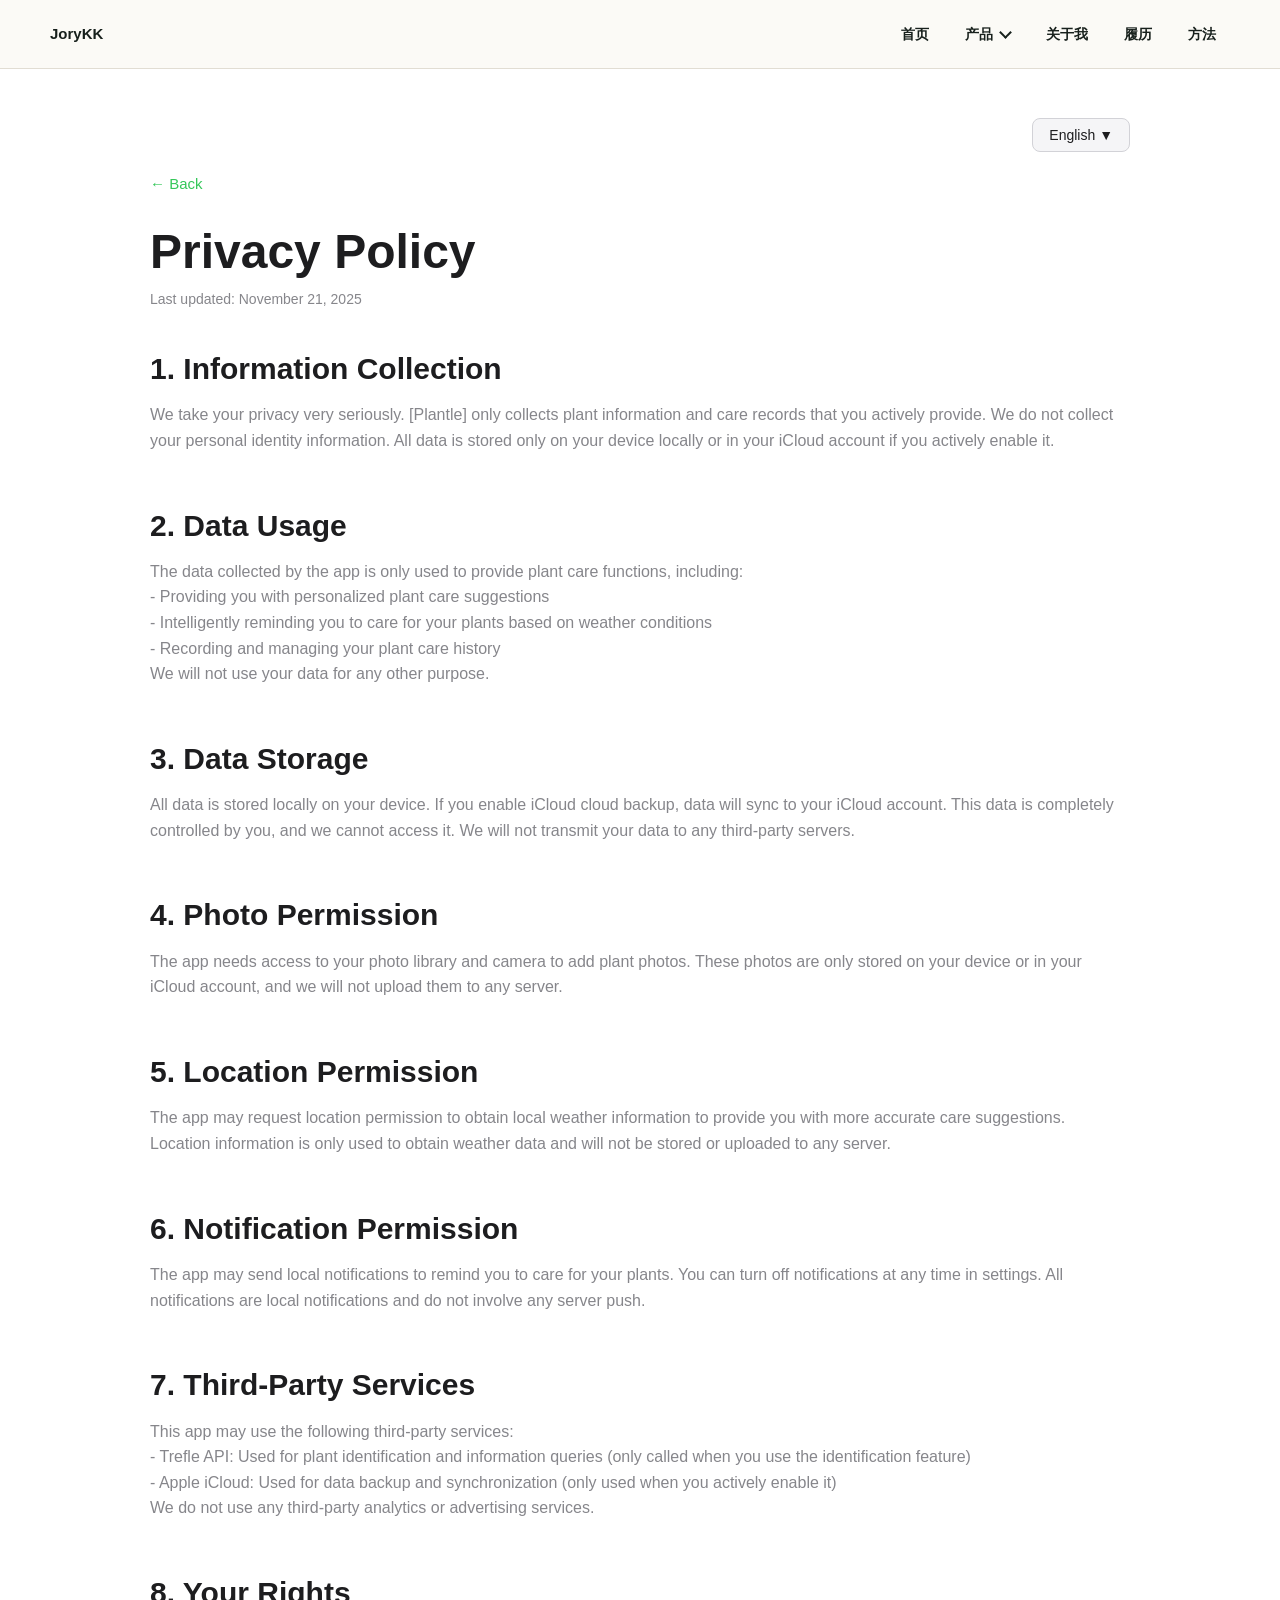
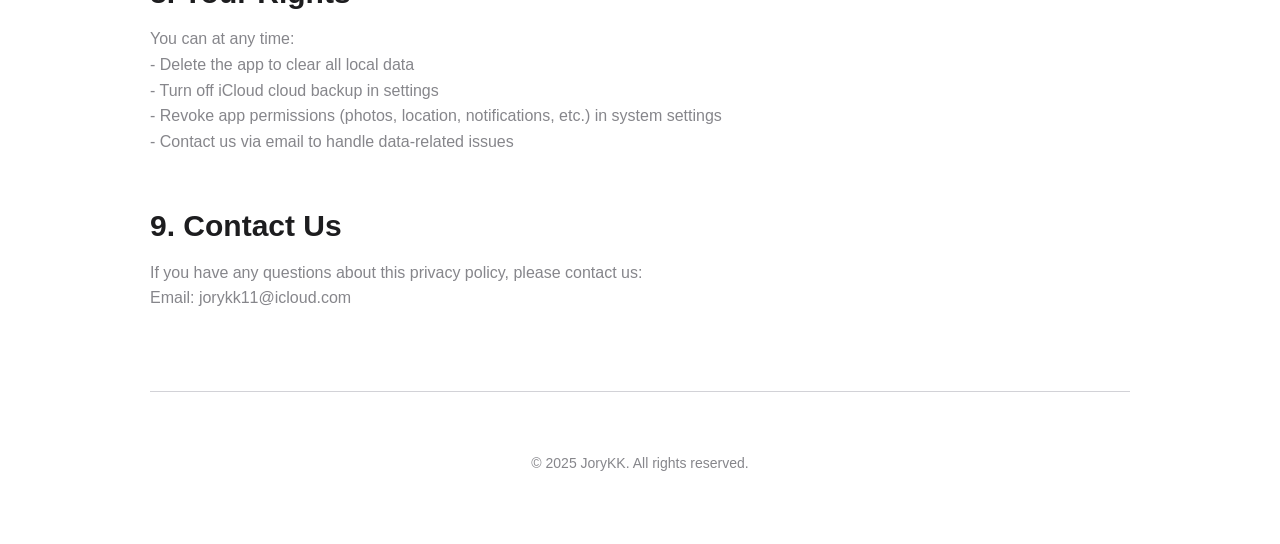
<file: Plantle privacy.html>
<!DOCTYPE html>
<html lang="zh-CN">
<head>
    <meta charset="UTF-8">
    <meta name="viewport" content="width=device-width, initial-scale=1.0">
    <meta name="description" content="Plantle Privacy Policy">
    <title data-lang="en">Privacy Policy - Plantle</title>
    <title data-lang="zh">隐私政策 - Plantle</title>
    <style>
        * {
            margin: 0;
            padding: 0;
            box-sizing: border-box;
        }

        :root {
            --primary-color: #34C759;
            --secondary-color: #30D158;
            --text-primary: #1D1D1F;
            --text-secondary: #86868B;
            --bg-color: #FFFFFF;
            --bg-secondary: #F5F5F7;
            --border-color: #D2D2D7;
        }

        @media (prefers-color-scheme: dark) {
            :root {
                --primary-color: #30D158;
                --secondary-color: #34C759;
                --text-primary: #F5F5F7;
                --text-secondary: #86868B;
                --bg-color: #1D1D1F;
                --bg-secondary: #2C2C2E;
                --border-color: #38383A;
            }
        }

        body {
            font-family: -apple-system, BlinkMacSystemFont, "Segoe UI", Roboto, "Helvetica Neue", Arial, sans-serif;
            line-height: 1.6;
            color: var(--text-primary);
            background-color: var(--bg-color);
        }

        .container {
            max-width: 980px;
            margin: 0 auto;
            padding: 60px 20px;
        }

        .lang-switcher {
            text-align: right;
            margin-bottom: 20px;
        }

        .lang-switcher button {
            background: var(--bg-secondary);
            border: 1px solid var(--border-color);
            color: var(--text-primary);
            padding: 8px 16px;
            border-radius: 8px;
            cursor: pointer;
            font-size: 14px;
            transition: all 0.2s ease;
        }

        .lang-switcher button:hover {
            background: var(--primary-color);
            color: white;
            border-color: var(--primary-color);
        }

        .lang-modal {
            display: none;
            position: fixed;
            top: 0;
            left: 0;
            width: 100%;
            height: 100%;
            background: rgba(0, 0, 0, 0.5);
            z-index: 1000;
            align-items: center;
            justify-content: center;
        }

        .lang-modal.active {
            display: flex;
        }

        .lang-modal-content {
            background: var(--bg-color);
            border-radius: 16px;
            padding: 24px;
            max-width: 300px;
            width: 90%;
            box-shadow: 0 8px 32px rgba(0, 0, 0, 0.2);
            animation: modalFadeIn 0.3s ease;
        }

        @keyframes modalFadeIn {
            from {
                opacity: 0;
                transform: scale(0.9);
            }
            to {
                opacity: 1;
                transform: scale(1);
            }
        }

        .lang-modal-header {
            display: flex;
            justify-content: space-between;
            align-items: center;
            margin-bottom: 20px;
            padding-bottom: 16px;
            border-bottom: 1px solid var(--border-color);
        }

        .lang-modal-header h3 {
            font-size: 20px;
            font-weight: 600;
            margin: 0;
        }

        .lang-modal-close {
            background: none;
            border: none;
            font-size: 24px;
            cursor: pointer;
            color: var(--text-secondary);
            padding: 0;
            width: 32px;
            height: 32px;
            display: flex;
            align-items: center;
            justify-content: center;
            border-radius: 8px;
            transition: all 0.2s ease;
        }

        .lang-modal-close:hover {
            background: var(--bg-secondary);
            color: var(--text-primary);
        }

        .lang-options {
            display: grid;
            grid-template-columns: repeat(2, 1fr);
            gap: 8px;
        }

        .lang-option {
            background: var(--bg-secondary);
            border: 1px solid var(--border-color);
            color: var(--text-primary);
            padding: 12px 16px;
            border-radius: 8px;
            cursor: pointer;
            font-size: 14px;
            text-align: center;
            transition: all 0.2s ease;
        }

        .lang-option:hover {
            background: var(--primary-color);
            color: white;
            border-color: var(--primary-color);
            transform: translateY(-2px);
        }

        .lang-option.active {
            background: var(--primary-color);
            color: white;
            border-color: var(--primary-color);
        }

        .back-link {
            margin-bottom: 30px;
        }

        .back-link a {
            color: var(--primary-color);
            text-decoration: none;
            font-size: 15px;
        }

        .back-link a:hover {
            text-decoration: underline;
        }

        h1 {
            font-size: 48px;
            font-weight: 600;
            margin-bottom: 10px;
        }

        .last-updated {
            color: var(--text-secondary);
            font-size: 14px;
            margin-bottom: 40px;
        }

        .section {
            margin-bottom: 40px;
        }

        .section h2 {
            font-size: 24px;
            font-weight: 600;
            margin-bottom: 16px;
            color: var(--text-primary);
        }

        .section p {
            color: var(--text-secondary);
            margin-bottom: 16px;
            white-space: pre-line;
        }

        footer {
            text-align: center;
            padding-top: 60px;
            margin-top: 80px;
            border-top: 1px solid var(--border-color);
            color: var(--text-secondary);
            font-size: 14px;
        }
    </style>
    <link rel="stylesheet" href="assets/site-common.css">
</head>
<body class="site-page">
    <header class="jory-topbar" aria-label="站点导航">
        <div class="jory-topbar-inner">
            <a class="jory-brand" href="index.html">JoryKK</a>
            <nav class="jory-nav-links" aria-label="主导航">
                <a class="jory-nav-link jory-home-link" href="index.html">首页</a>
                <div class="jory-products" data-jory-products>
                    <button class="jory-products-trigger" type="button" aria-expanded="false" aria-haspopup="true" aria-controls="jory-products-menu">产品</button>
                    <div class="jory-products-menu" id="jory-products-menu">
                        <a class="jory-product-link" href="Travel gogo support.html">
                            <img src="Travela gogo app-logo.png" alt="" aria-hidden="true">
                            <span><strong>Travel gogo</strong><small>旅行整理与行程支持</small></span>
                        </a>
                        <a class="jory-product-link" href="Guanxi support.html">
                            <img src="Guanxi app-logo.png" alt="" aria-hidden="true">
                            <span><strong>Guanxi Score</strong><small>关系记录与状态观察</small></span>
                        </a>
                        <a class="jory-product-link" href="Plantle support.html">
                            <img src="Plantle app-logo.png" alt="" aria-hidden="true">
                            <span><strong>Plantle</strong><small>植物养护与生长记录</small></span>
                        </a>
                    </div>
                </div>
                <a class="jory-nav-link" href="index.html#profile">关于我</a>
                <a class="jory-nav-link" href="index.html#experience">履历</a>
                <a class="jory-nav-link" href="index.html#principles">方法</a>
            </nav>
        </div>
    </header>
    <div class="container">
        <div class="lang-switcher">
            <button onclick="openLangModal()" class="lang-btn" id="langToggleBtn">
                <span id="currentLangText">English</span> ▼
            </button>
        </div>

        <!-- 语言选择弹窗 -->
        <div class="lang-modal" id="langModal" onclick="closeLangModalOnBackdrop(event)">
            <div class="lang-modal-content" onclick="event.stopPropagation()">
                <div class="lang-modal-header">
                    <h3 data-lang="en">Select Language</h3>
                    <h3 data-lang="zh">选择语言</h3>
                    <button class="lang-modal-close" onclick="closeLangModal()">×</button>
                </div>
                <div class="lang-options">
                    <div class="lang-option" onclick="selectLang('en')" data-lang="en">English</div>
                    <div class="lang-option" onclick="selectLang('zh')" data-lang="zh">中文</div>
                </div>
            </div>
        </div>

        <div class="back-link">
            <a href="index.html" data-lang="en">← Back</a>
            <a href="index.html" data-lang="zh">← 返回</a>
        </div>

        <h1 data-lang="en">Privacy Policy</h1>
        <h1 data-lang="zh">隐私政策</h1>
        <p class="last-updated" data-lang="en">Last updated: November 21, 2025</p>
        <p class="last-updated" data-lang="zh">最后更新：2025年11月21日</p>

        <div class="section">
            <h2 data-lang="en">1. Information Collection</h2>
            <h2 data-lang="zh">1. 信息收集</h2>
            <p data-lang="en">We take your privacy very seriously. [Plantle] only collects plant information and care records that you actively provide. We do not collect your personal identity information. All data is stored only on your device locally or in your iCloud account if you actively enable it.</p>
            <p data-lang="zh">我们非常重视您的隐私。【植男植女】仅收集您主动提供的植物信息和养护记录。我们不会收集您的个人身份信息。所有数据仅存储在您的设备本地或您主动启用的 iCloud 账户中。</p>
        </div>

        <div class="section">
            <h2 data-lang="en">2. Data Usage</h2>
            <h2 data-lang="zh">2. 数据使用</h2>
            <p data-lang="en">The data collected by the app is only used to provide plant care functions, including:
- Providing you with personalized plant care suggestions
- Intelligently reminding you to care for your plants based on weather conditions
- Recording and managing your plant care history
We will not use your data for any other purpose.</p>
            <p data-lang="zh">应用收集的数据仅用于提供植物养护功能，包括：
- 为您提供个性化的植物养护建议
- 根据天气情况智能提醒您进行养护
- 记录和管理您的植物养护历史
我们不会将您的数据用于任何其他目的。</p>
        </div>

        <div class="section">
            <h2 data-lang="en">3. Data Storage</h2>
            <h2 data-lang="zh">3. 数据存储</h2>
            <p data-lang="en">All data is stored locally on your device. If you enable iCloud cloud backup, data will sync to your iCloud account. This data is completely controlled by you, and we cannot access it. We will not transmit your data to any third-party servers.</p>
            <p data-lang="zh">所有数据存储在您的设备本地。如果您启用了 iCloud 云备份功能，数据会同步到您的 iCloud 账户，这些数据完全由您控制，我们无法访问。我们不会将数据传输到任何第三方服务器。</p>
        </div>

        <div class="section">
            <h2 data-lang="en">4. Photo Permission</h2>
            <h2 data-lang="zh">4. 照片权限</h2>
            <p data-lang="en">The app needs access to your photo library and camera to add plant photos. These photos are only stored on your device or in your iCloud account, and we will not upload them to any server.</p>
            <p data-lang="zh">应用需要访问您的相册和相机以添加植物照片。这些照片仅存储在您的设备上或您的 iCloud 账户中，我们不会上传到任何服务器。</p>
        </div>

        <div class="section">
            <h2 data-lang="en">5. Location Permission</h2>
            <h2 data-lang="zh">5. 位置权限</h2>
            <p data-lang="en">The app may request location permission to obtain local weather information to provide you with more accurate care suggestions. Location information is only used to obtain weather data and will not be stored or uploaded to any server.</p>
            <p data-lang="zh">应用可能会请求位置权限以获取当地天气信息，为您提供更准确的养护建议。位置信息仅用于获取天气数据，不会存储或上传到任何服务器。</p>
        </div>

        <div class="section">
            <h2 data-lang="en">6. Notification Permission</h2>
            <h2 data-lang="zh">6. 通知权限</h2>
            <p data-lang="en">The app may send local notifications to remind you to care for your plants. You can turn off notifications at any time in settings. All notifications are local notifications and do not involve any server push.</p>
            <p data-lang="zh">应用可能会发送本地通知来提醒您进行植物养护。您可以随时在设置中关闭通知。所有通知均为本地通知，不涉及任何服务器推送。</p>
        </div>

        <div class="section">
            <h2 data-lang="en">7. Third-Party Services</h2>
            <h2 data-lang="zh">7. 第三方服务</h2>
            <p data-lang="en">This app may use the following third-party services:
- Trefle API: Used for plant identification and information queries (only called when you use the identification feature)
- Apple iCloud: Used for data backup and synchronization (only used when you actively enable it)
We do not use any third-party analytics or advertising services.</p>
            <p data-lang="zh">本应用可能使用以下第三方服务：
- Trefle API：用于植物识别和信息查询（仅在您使用识别功能时调用）
- Apple iCloud：用于数据备份和同步（仅在您主动启用时使用）
我们不会使用任何第三方分析或广告服务。</p>
        </div>

        <div class="section">
            <h2 data-lang="en">8. Your Rights</h2>
            <h2 data-lang="zh">8. 您的权利</h2>
            <p data-lang="en">You can at any time:
- Delete the app to clear all local data
- Turn off iCloud cloud backup in settings
- Revoke app permissions (photos, location, notifications, etc.) in system settings
- Contact us via email to handle data-related issues</p>
            <p data-lang="zh">您可以随时：
- 删除应用以清除所有本地数据
- 在设置中关闭 iCloud 云备份
- 在系统设置中撤销应用的权限（照片、位置、通知等）
- 通过邮件联系我们处理数据相关问题</p>
        </div>

        <div class="section">
            <h2 data-lang="en">9. Contact Us</h2>
            <h2 data-lang="zh">9. 联系我们</h2>
            <p data-lang="en">If you have any questions about this privacy policy, please contact us:
Email: jorykk11@icloud.com</p>
            <p data-lang="zh">如果您对本隐私政策有任何疑问，请通过以下方式联系我们：
邮箱：jorykk11@icloud.com</p>
        </div>

        <footer>
            <p data-lang="en">© 2025 JoryKK. All rights reserved.</p>
            <p data-lang="zh">© 2025 JoryKK. 保留所有权利。</p>
        </footer>
    </div>

    <script>
        function detectLanguage() {
            const browserLang = navigator.language || navigator.userLanguage;
            if (browserLang.startsWith('zh')) {
                return 'zh';
            }
            return 'en';
        }

        function initLanguage() {
            const savedLang = localStorage.getItem('preferredLang') || detectLanguage();
            document.querySelectorAll('[data-lang]').forEach(el => {
                if (el.classList.contains('lang-btn') || el.classList.contains('lang-option') || el.id === 'langToggleBtn' || el.id === 'currentLangText') return;
                el.style.display = 'none';
            });
            switchLang(savedLang);
        }

        const langNames = {
            'en': 'English',
            'zh': '中文'
        };

        function openLangModal() {
            document.getElementById('langModal').classList.add('active');
        }

        function closeLangModal() {
            document.getElementById('langModal').classList.remove('active');
        }

        function closeLangModalOnBackdrop(event) {
            if (event.target.id === 'langModal') {
                closeLangModal();
            }
        }

        function selectLang(lang) {
            switchLang(lang);
            closeLangModal();
        }

        function switchLang(lang) {
            document.documentElement.lang = lang === 'zh' ? 'zh-CN' : 'en';
            
            const langBtn = document.getElementById('langToggleBtn');
            if (langBtn) {
                const currentLangText = document.getElementById('currentLangText');
                if (currentLangText) {
                    currentLangText.textContent = langNames[lang] || langNames['en'];
                }
            }
            
            document.querySelectorAll('.lang-option').forEach(option => {
                option.classList.remove('active');
            });
            const activeOption = document.querySelector(`.lang-option[data-lang="${lang}"]`);
            if (activeOption) {
                activeOption.classList.add('active');
            }
            
            localStorage.setItem('preferredLang', lang);
            
            document.querySelectorAll('[data-lang]').forEach(el => {
                if (el.classList.contains('lang-btn') || el.classList.contains('lang-option') || el.id === 'langToggleBtn' || el.id === 'currentLangText') return;
                
                const elementLang = el.getAttribute('data-lang');
                if (elementLang === lang) {
                    const tagName = el.tagName;
                    if (tagName === 'SPAN') {
                        el.style.display = 'inline';
                    } else {
                        el.style.display = 'block';
                    }
                } else {
                    el.style.display = 'none';
                }
            });
        }

        if (document.readyState === 'loading') {
            document.addEventListener('DOMContentLoaded', initLanguage);
        } else {
            initLanguage();
        }
    </script>
    <script src="assets/site-common.js"></script>
</body>
</html>
</file>
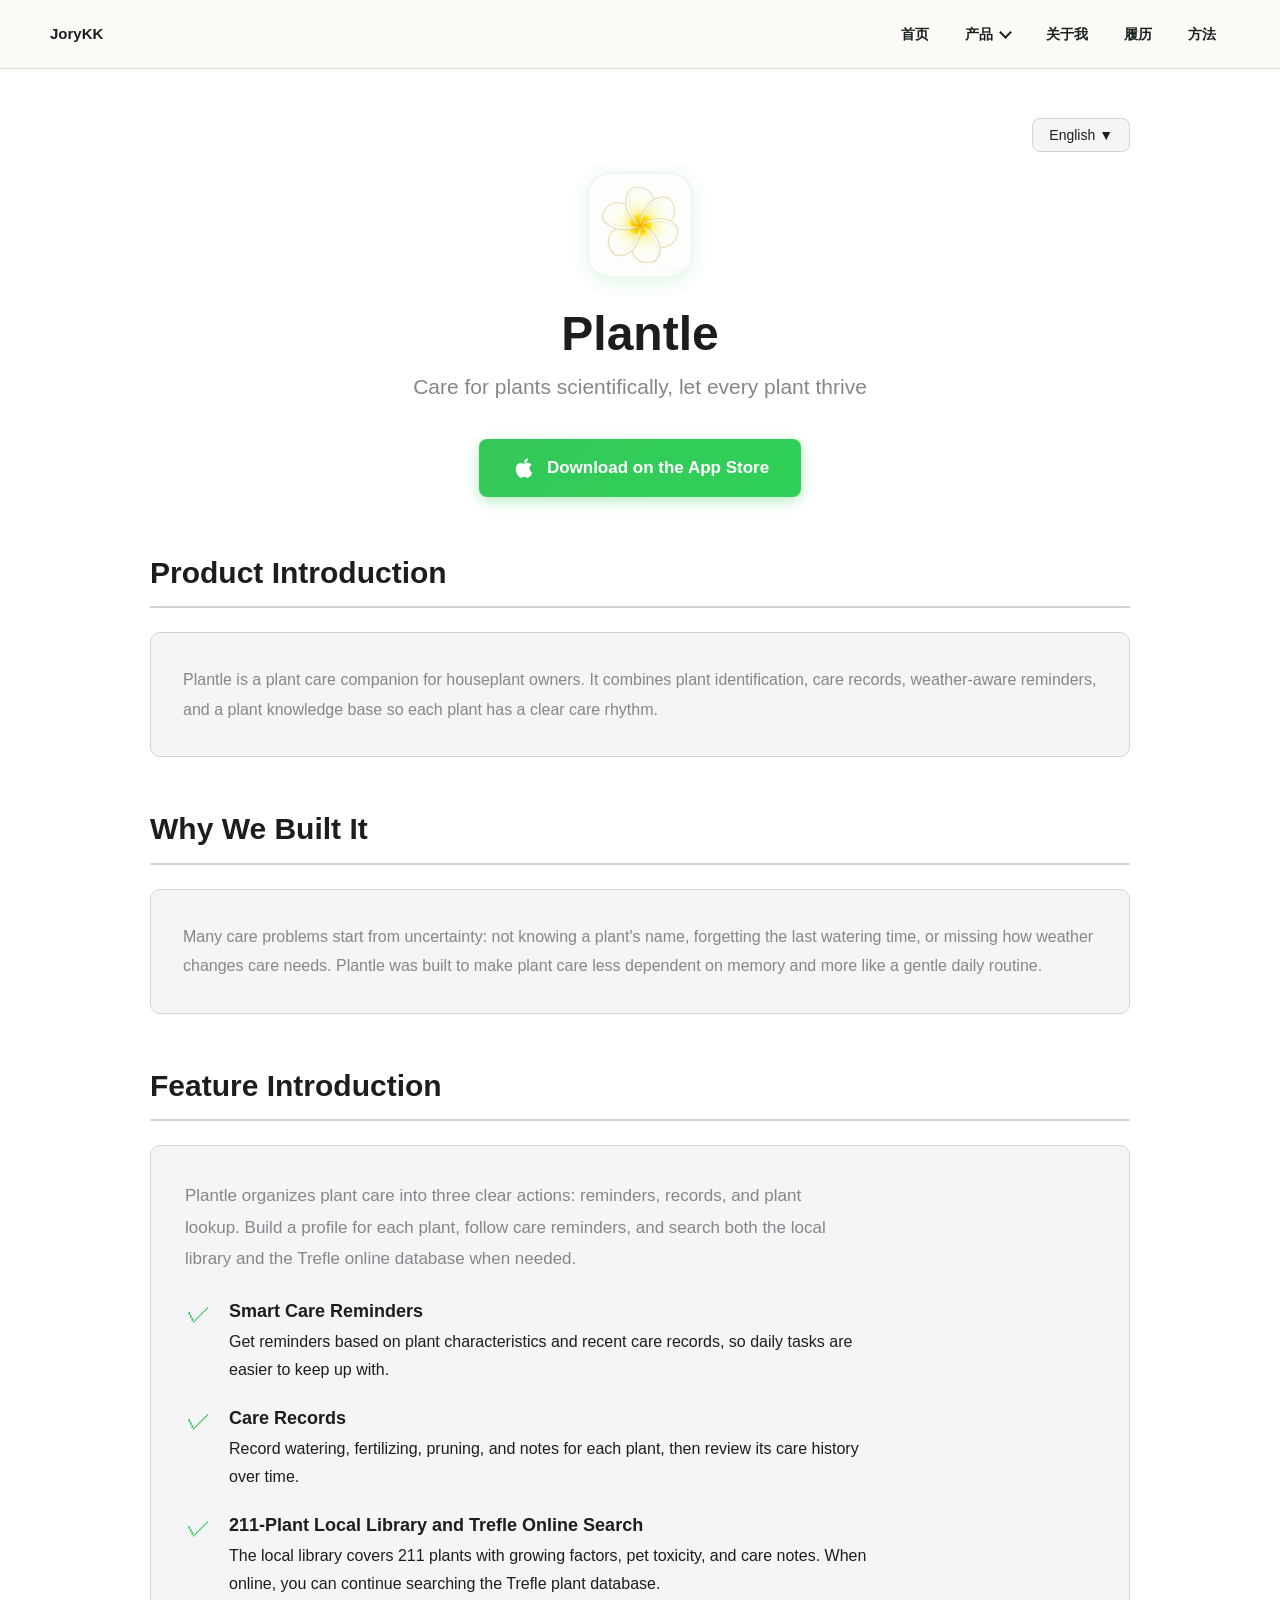
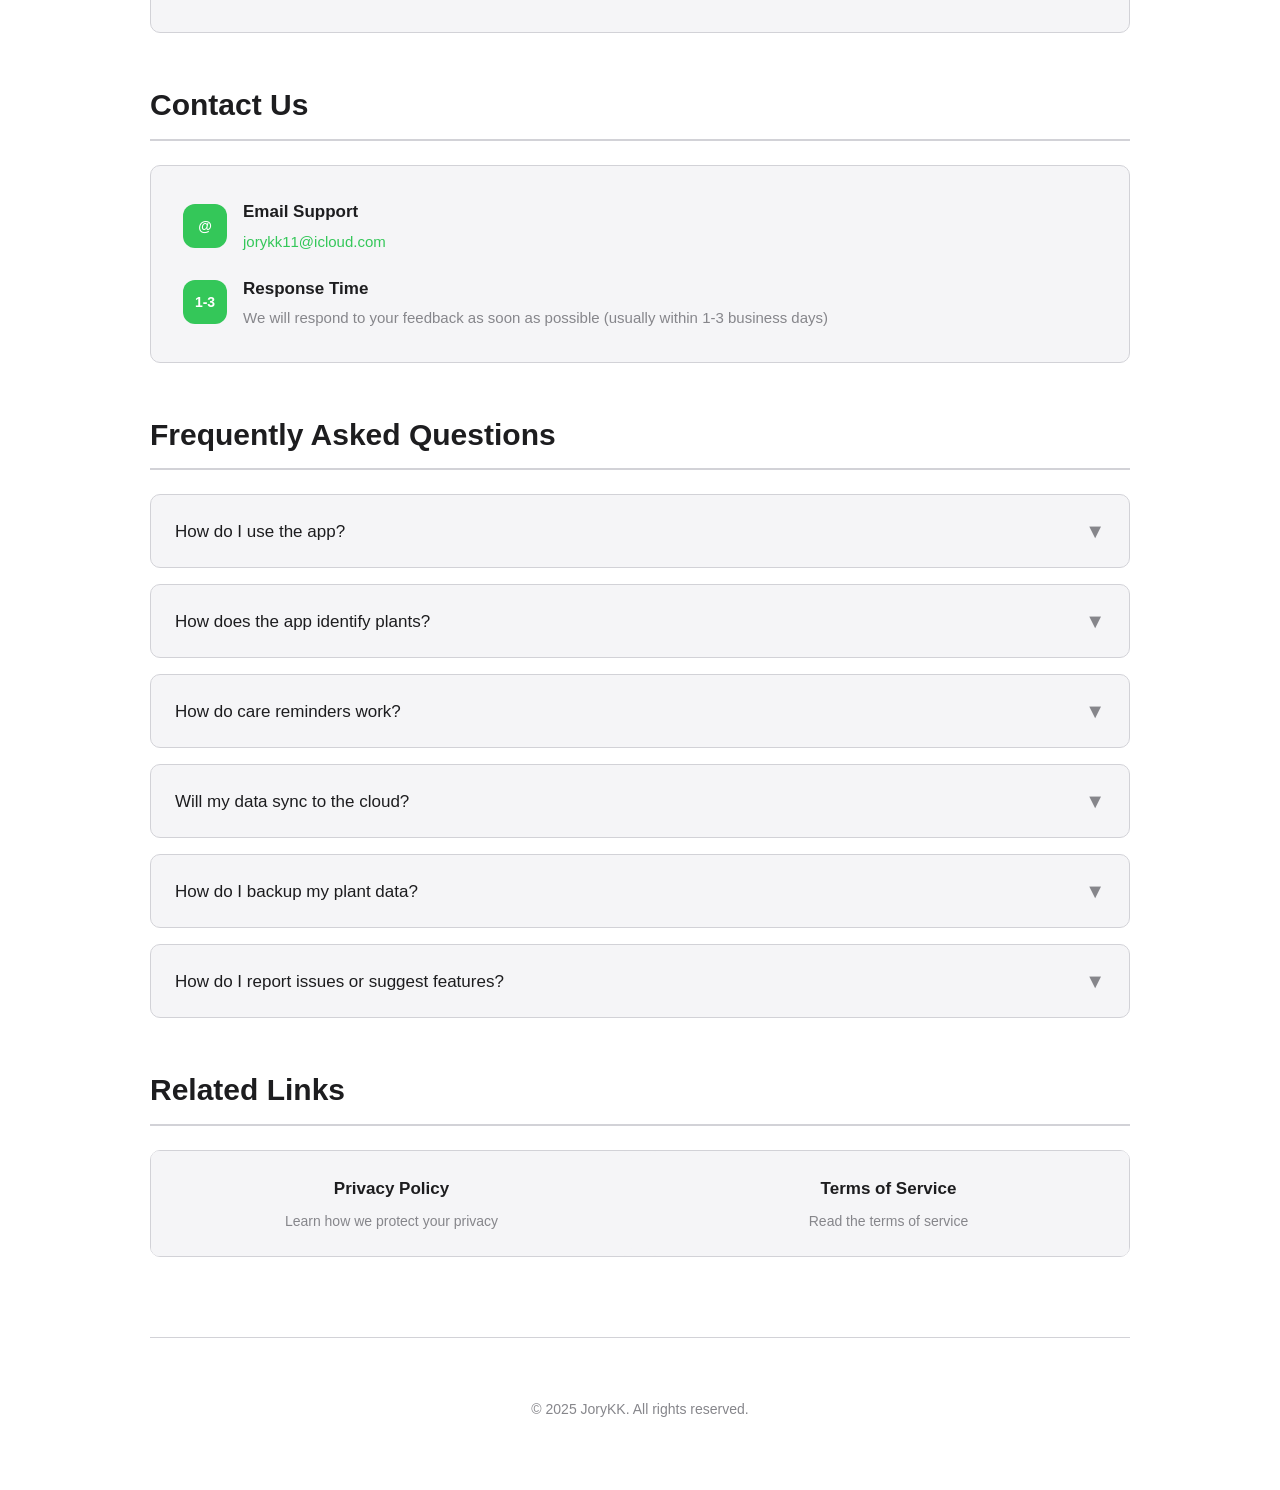
<file: Plantle support.html>
<!DOCTYPE html>
<html lang="zh-CN">
<head>
    <meta charset="UTF-8">
    <meta name="viewport" content="width=device-width, initial-scale=1.0">
    <meta name="description" content="Plantle - 植男植女。科学养护植物，让每一株植物都茁壮成长。支持与帮助页面。">
    <title data-lang="en">Support & Help - Plantle</title>
    <title data-lang="zh">支持与帮助 - Plantle</title>
    <link rel="icon" href="Plantle app-logo.png">
    <style>
        * {
            margin: 0;
            padding: 0;
            box-sizing: border-box;
        }

        :root {
            --primary-color: #34C759;
            --secondary-color: #30D158;
            --text-primary: #1D1D1F;
            --text-secondary: #86868B;
            --bg-color: #FFFFFF;
            --bg-secondary: #F5F5F7;
            --border-color: #D2D2D7;
            --shadow: 0 4px 20px rgba(0, 0, 0, 0.08);
        }

        @media (prefers-color-scheme: dark) {
            :root {
                --primary-color: #30D158;
                --secondary-color: #34C759;
                --text-primary: #F5F5F7;
                --text-secondary: #86868B;
                --bg-color: #1D1D1F;
                --bg-secondary: #2C2C2E;
                --border-color: #38383A;
            }
        }

        body {
            font-family: -apple-system, BlinkMacSystemFont, "Segoe UI", Roboto, "Helvetica Neue", Arial, sans-serif;
            line-height: 1.6;
            color: var(--text-primary);
            background-color: var(--bg-color);
            transition: background-color 0.3s ease, color 0.3s ease;
        }

        .container {
            max-width: 980px;
            margin: 0 auto;
            padding: 60px 20px;
        }

        .lang-switcher {
            text-align: right;
            margin-bottom: 20px;
        }

        .lang-switcher button {
            background: var(--bg-secondary);
            border: 1px solid var(--border-color);
            color: var(--text-primary);
            padding: 8px 16px;
            border-radius: 8px;
            cursor: pointer;
            font-size: 14px;
            transition: all 0.2s ease;
        }

        .lang-switcher button:hover {
            background: var(--primary-color);
            color: white;
            border-color: var(--primary-color);
        }

        /* 语言选择弹窗样式 */
        .lang-modal {
            display: none;
            position: fixed;
            top: 0;
            left: 0;
            width: 100%;
            height: 100%;
            background: rgba(0, 0, 0, 0.5);
            z-index: 1000;
            align-items: center;
            justify-content: center;
        }

        .lang-modal.active {
            display: flex;
        }

        .lang-modal-content {
            background: var(--bg-color);
            border-radius: 16px;
            padding: 24px;
            max-width: 300px;
            width: 90%;
            box-shadow: 0 8px 32px rgba(0, 0, 0, 0.2);
            animation: modalFadeIn 0.3s ease;
        }

        @keyframes modalFadeIn {
            from {
                opacity: 0;
                transform: scale(0.9);
            }
            to {
                opacity: 1;
                transform: scale(1);
            }
        }

        .lang-modal-header {
            display: flex;
            justify-content: space-between;
            align-items: center;
            margin-bottom: 20px;
            padding-bottom: 16px;
            border-bottom: 1px solid var(--border-color);
        }

        .lang-modal-header h3 {
            font-size: 20px;
            font-weight: 600;
            margin: 0;
        }

        .lang-modal-close {
            background: none;
            border: none;
            font-size: 24px;
            cursor: pointer;
            color: var(--text-secondary);
            padding: 0;
            width: 32px;
            height: 32px;
            display: flex;
            align-items: center;
            justify-content: center;
            border-radius: 8px;
            transition: all 0.2s ease;
        }

        .lang-modal-close:hover {
            background: var(--bg-secondary);
            color: var(--text-primary);
        }

        .lang-options {
            display: grid;
            grid-template-columns: repeat(2, 1fr);
            gap: 8px;
        }

        .lang-option {
            background: var(--bg-secondary);
            border: 1px solid var(--border-color);
            color: var(--text-primary);
            padding: 12px 16px;
            border-radius: 8px;
            cursor: pointer;
            font-size: 14px;
            text-align: center;
            transition: all 0.2s ease;
        }

        .lang-option:hover {
            background: var(--primary-color);
            color: white;
            border-color: var(--primary-color);
            transform: translateY(-2px);
        }

        .lang-option.active {
            background: var(--primary-color);
            color: white;
            border-color: var(--primary-color);
        }

        .back-link {
            margin-bottom: 30px;
        }

        .back-link a {
            color: var(--primary-color);
            text-decoration: none;
            font-size: 15px;
        }

        .back-link a:hover {
            text-decoration: underline;
        }

        header {
            text-align: center;
            margin-bottom: 80px;
            animation: fadeInUp 0.6s ease-out;
        }

        .app-logo {
            width: 120px;
            height: 120px;
            margin: 0 auto 30px;
            background: white;
            border-radius: 26px;
            display: flex;
            align-items: center;
            justify-content: center;
            box-shadow: 0 4px 20px rgba(52, 199, 89, 0.15);
            overflow: hidden;
            border: 2px solid rgba(52, 199, 89, 0.1);
        }

        .app-logo img {
            width: 100%;
            height: 100%;
            object-fit: contain;
        }

        h1 {
            font-size: 48px;
            font-weight: 600;
            margin-bottom: 10px;
            letter-spacing: -0.5px;
        }

        .subtitle {
            font-size: 21px;
            color: var(--text-secondary);
            font-weight: 400;
        }

        .app-store-button {
            display: inline-flex;
            align-items: center;
            justify-content: center;
            gap: 10px;
            background: linear-gradient(135deg, #34C759 0%, #30D158 100%);
            color: white;
            text-decoration: none;
            padding: 15px 32px;
            border-radius: 14px;
            font-size: 17px;
            font-weight: 600;
            margin-top: 35px;
            transition: all 0.3s cubic-bezier(0.4, 0, 0.2, 1);
            box-shadow: 0 4px 14px rgba(52, 199, 89, 0.35);
            border: none;
            cursor: pointer;
            position: relative;
            overflow: hidden;
        }

        .app-store-button::before {
            content: '';
            position: absolute;
            top: 0;
            left: -100%;
            width: 100%;
            height: 100%;
            background: linear-gradient(90deg, transparent, rgba(255, 255, 255, 0.2), transparent);
            transition: left 0.5s;
        }

        .app-store-button:hover::before {
            left: 100%;
        }

        .app-store-button:hover {
            transform: translateY(-3px) scale(1.02);
            box-shadow: 0 8px 24px rgba(52, 199, 89, 0.45);
            background: linear-gradient(135deg, #30D158 0%, #34C759 100%);
        }

        .app-store-button:active {
            transform: translateY(-1px) scale(1);
            box-shadow: 0 4px 12px rgba(52, 199, 89, 0.35);
        }

        .app-store-icon {
            width: 26px;
            height: 26px;
            display: inline-block;
            background: url("data:image/svg+xml,%3Csvg xmlns='http://www.w3.org/2000/svg' viewBox='0 0 24 24' fill='white'%3E%3Cpath d='M17.05 20.28c-.98.95-2.05.88-3.08.4-1.09-.5-2.08-.48-3.24 0-1.44.62-2.2.44-3.06-.4C2.79 15.25 3.51 7.59 9.05 7.31c1.35.07 2.29.74 3.08.8 1.18-.24 2.31-.93 3.57-.84 1.51.12 2.65.72 3.4 1.8-3.12 1.87-2.38 5.98.48 7.13-.57 1.5-1.31 2.99-2.54 4.09l.01-.01zM12.03 7.25c-.15-2.23 1.66-4.07 3.74-4.25.29 2.58-2.34 4.5-3.74 4.25z'/%3E%3C/svg%3E") no-repeat center;
            background-size: contain;
            flex-shrink: 0;
        }

        @media (max-width: 768px) {
            .app-store-button {
                padding: 13px 26px;
                font-size: 16px;
                margin-top: 25px;
            }

            .app-store-icon {
                width: 22px;
                height: 22px;
            }
        }

        .section {
            margin-bottom: 60px;
            animation: fadeInUp 0.6s ease-out;
            animation-fill-mode: both;
        }

        .section:nth-child(2) { animation-delay: 0.1s; }
        .section:nth-child(3) { animation-delay: 0.2s; }
        .section:nth-child(4) { animation-delay: 0.3s; }

        .section-title {
            font-size: 28px;
            font-weight: 600;
            margin-bottom: 24px;
            padding-bottom: 16px;
            border-bottom: 2px solid var(--border-color);
        }

        .contact-card {
            background: var(--bg-secondary);
            border-radius: 18px;
            padding: 32px;
            margin-bottom: 24px;
            transition: transform 0.2s ease, box-shadow 0.2s ease;
        }

        .contact-card:hover {
            transform: translateY(-2px);
            box-shadow: var(--shadow);
        }

        .contact-item {
            display: flex;
            align-items: center;
            margin-bottom: 20px;
        }

        .contact-item:last-child {
            margin-bottom: 0;
        }

        .contact-icon {
            width: 44px;
            height: 44px;
            background: var(--primary-color);
            border-radius: 12px;
            display: flex;
            align-items: center;
            justify-content: center;
            margin-right: 16px;
            color: white;
            font-size: 20px;
        }

        .contact-info h3 {
            font-size: 17px;
            font-weight: 600;
            margin-bottom: 4px;
        }

        .contact-info a {
            color: var(--primary-color);
            text-decoration: none;
            font-size: 15px;
            transition: opacity 0.2s ease;
        }

        .contact-info a:hover {
            opacity: 0.7;
        }

        .faq-item {
            background: var(--bg-secondary);
            border-radius: 12px;
            margin-bottom: 16px;
            overflow: hidden;
            transition: all 0.3s ease;
        }

        .faq-question {
            padding: 20px 24px;
            cursor: pointer;
            display: flex;
            justify-content: space-between;
            align-items: center;
            font-size: 17px;
            font-weight: 500;
            user-select: none;
        }

        .faq-question:hover {
            background: rgba(0, 0, 0, 0.03);
        }

        @media (prefers-color-scheme: dark) {
            .faq-question:hover {
                background: rgba(255, 255, 255, 0.05);
            }
        }

        .faq-icon {
            transition: transform 0.3s ease;
            color: var(--text-secondary);
            font-size: 20px;
        }

        .faq-item.active .faq-icon {
            transform: rotate(180deg);
        }

        .faq-answer {
            max-height: 0;
            overflow: hidden;
            transition: max-height 0.3s ease;
            padding: 0 24px;
            color: var(--text-secondary);
            font-size: 15px;
            line-height: 1.6;
        }

        .faq-item.active .faq-answer {
            max-height: 500px;
            padding: 0 24px 20px;
        }

        .link-card {
            display: grid;
            grid-template-columns: repeat(auto-fit, minmax(250px, 1fr));
            gap: 16px;
            margin-top: 24px;
        }

        .link-item {
            background: var(--bg-secondary);
            border-radius: 12px;
            padding: 24px;
            text-align: center;
            text-decoration: none;
            color: var(--text-primary);
            transition: all 0.2s ease;
            display: block;
        }

        .link-item:hover {
            transform: translateY(-2px);
            box-shadow: var(--shadow);
            background: var(--primary-color);
            color: white;
        }

        .link-item h3 {
            font-size: 17px;
            font-weight: 600;
            margin-bottom: 8px;
        }

        .link-item p {
            font-size: 14px;
            color: var(--text-secondary);
            margin: 0;
        }

        .link-item:hover p {
            color: rgba(255, 255, 255, 0.9);
        }

        footer {
            text-align: center;
            padding-top: 60px;
            margin-top: 80px;
            border-top: 1px solid var(--border-color);
            color: var(--text-secondary);
            font-size: 14px;
        }

        @keyframes fadeInUp {
            from {
                opacity: 0;
                transform: translateY(20px);
            }
            to {
                opacity: 1;
                transform: translateY(0);
            }
        }

        @media (max-width: 768px) {
            .container {
                padding: 40px 16px;
            }

            h1 {
                font-size: 36px;
            }

            .subtitle {
                font-size: 18px;
            }

            .section-title {
                font-size: 24px;
            }

            .contact-card {
                padding: 24px;
            }
        }
    </style>
    <link rel="stylesheet" href="assets/site-common.css">
</head>
<body class="site-page">
    <header class="jory-topbar" aria-label="站点导航">
        <div class="jory-topbar-inner">
            <a class="jory-brand" href="index.html">JoryKK</a>
            <nav class="jory-nav-links" aria-label="主导航">
                <a class="jory-nav-link jory-home-link" href="index.html">首页</a>
                <div class="jory-products" data-jory-products>
                    <button class="jory-products-trigger" type="button" aria-expanded="false" aria-haspopup="true" aria-controls="jory-products-menu">产品</button>
                    <div class="jory-products-menu" id="jory-products-menu">
                        <a class="jory-product-link" href="Travel gogo support.html">
                            <img src="Travela gogo app-logo.png" alt="" aria-hidden="true">
                            <span><strong>Travel gogo</strong><small>旅行整理与行程支持</small></span>
                        </a>
                        <a class="jory-product-link" href="Guanxi support.html">
                            <img src="Guanxi app-logo.png" alt="" aria-hidden="true">
                            <span><strong>Guanxi Score</strong><small>关系记录与状态观察</small></span>
                        </a>
                        <a class="jory-product-link" href="Plantle support.html">
                            <img src="Plantle app-logo.png" alt="" aria-hidden="true">
                            <span><strong>Plantle</strong><small>植物养护与生长记录</small></span>
                        </a>
                    </div>
                </div>
                <a class="jory-nav-link" href="index.html#profile">关于我</a>
                <a class="jory-nav-link" href="index.html#experience">履历</a>
                <a class="jory-nav-link" href="index.html#principles">方法</a>
            </nav>
        </div>
    </header>
    <div class="container">
        <div class="lang-switcher">
            <button onclick="openLangModal()" class="lang-btn" id="langToggleBtn">
                <span id="currentLangText">English</span> ▼
            </button>
        </div>

        <!-- 语言选择弹窗 -->
        <div class="lang-modal" id="langModal" onclick="closeLangModalOnBackdrop(event)">
            <div class="lang-modal-content" onclick="event.stopPropagation()">
                <div class="lang-modal-header">
                    <h3 data-lang="en">Select Language</h3>
                    <h3 data-lang="zh">选择语言</h3>
                    <button class="lang-modal-close" onclick="closeLangModal()">×</button>
                </div>
                <div class="lang-options">
                    <div class="lang-option" onclick="selectLang('en')" data-lang="en">English</div>
                    <div class="lang-option" onclick="selectLang('zh')" data-lang="zh">中文</div>
                </div>
            </div>
        </div>

        <header>
            <div class="app-logo">
                <img src="Plantle app-logo.png" alt="Plantle">
            </div>
            <h1>Plantle</h1>
            <p class="subtitle" data-lang="en">Care for plants scientifically, let every plant thrive</p>
            <p class="subtitle" data-lang="zh">植男植女 - 科学养护植物，让每一株植物都茁壮成长</p>
            
            <a href="https://apps.apple.com/us/app/plantle/id6755604499" class="app-store-button" rel="noopener noreferrer">
                <span class="app-store-icon"></span>
                <span data-lang="en">Download on the App Store</span>
                <span data-lang="zh">在 App Store 下载</span>
            </a>
        </header>

        <section class="section">
            <h2 class="section-title" data-lang="en">Product Introduction</h2>
            <h2 class="section-title" data-lang="zh">产品介绍</h2>
            <div class="product-copy-panel">
                <p data-lang="en">Plantle is a plant care companion for houseplant owners. It combines plant identification, care records, weather-aware reminders, and a plant knowledge base so each plant has a clear care rhythm.</p>
                <p data-lang="zh">Plantle 是面向家庭绿植和盆栽爱好者的养护助手。它把植物识别、养护记录、天气提醒和植物知识库放在一起，让每一株植物都有清晰的照护节奏。</p>
            </div>
        </section>

        <section class="section">
            <h2 class="section-title" data-lang="en">Why We Built It</h2>
            <h2 class="section-title" data-lang="zh">开发初衷</h2>
            <div class="product-copy-panel">
                <p data-lang="en">Many care problems start from uncertainty: not knowing a plant's name, forgetting the last watering time, or missing how weather changes care needs. Plantle was built to make plant care less dependent on memory and more like a gentle daily routine.</p>
                <p data-lang="zh">很多养护问题并不是“不用心”，而是记不清植物叫什么、上次何时浇水、天气变化后要不要调整。Plantle 的开发初衷，是让养植物少一点凭感觉，多一点可追踪、可提醒的日常节奏。</p>
            </div>
        </section>

        <section class="section">
            <h2 class="section-title" data-lang="en">Feature Introduction</h2>
            <h2 class="section-title" data-lang="zh">功能介绍</h2>
            <div class="product-feature-panel plantle-feature-panel">
                <p class="product-feature-lead" data-lang="en">Plantle organizes plant care into three clear actions: reminders, records, and plant lookup. Build a profile for each plant, follow care reminders, and search both the local library and the Trefle online database when needed.</p>
                <p class="product-feature-lead" data-lang="zh">Plantle 把植物养护整理成三件清楚的事：提醒、记录、查询。你可以为每株植物建立档案，按养护记录接收提醒，也可以在本地库和 Trefle 在线库中查找植物资料。</p>
                <ul class="plantle-feature-list">
                    <li class="plantle-feature-item">
                        <span class="plantle-feature-check" aria-hidden="true">✓</span>
                        <div class="plantle-feature-copy" data-lang="en">
                            <strong>Smart Care Reminders</strong>
                            <span>Get reminders based on plant characteristics and recent care records, so daily tasks are easier to keep up with.</span>
                        </div>
                        <div class="plantle-feature-copy" data-lang="zh">
                            <strong>智能养护提醒</strong>
                            <span>根据植物特性与最近养护记录，提示浇水、施肥、修剪等日常事项。</span>
                        </div>
                    </li>
                    <li class="plantle-feature-item">
                        <span class="plantle-feature-check" aria-hidden="true">✓</span>
                        <div class="plantle-feature-copy" data-lang="en">
                            <strong>Care Records</strong>
                            <span>Record watering, fertilizing, pruning, and notes for each plant, then review its care history over time.</span>
                        </div>
                        <div class="plantle-feature-copy" data-lang="zh">
                            <strong>养护记录</strong>
                            <span>记录每次浇水、施肥、修剪和备注，方便回看植物状态变化。</span>
                        </div>
                    </li>
                    <li class="plantle-feature-item">
                        <span class="plantle-feature-check" aria-hidden="true">✓</span>
                        <div class="plantle-feature-copy" data-lang="en">
                            <strong>211-Plant Local Library and Trefle Online Search</strong>
                            <span>The local library covers 211 plants with growing factors, pet toxicity, and care notes. When online, you can continue searching the Trefle plant database.</span>
                        </div>
                        <div class="plantle-feature-copy" data-lang="zh">
                            <strong>211种本地植物库与 Trefle 在线查询</strong>
                            <span>本地库覆盖211种植物，包含种植五要素（光、温、水、土、气）、宠物毒性、养护注意事项等信息；联网时可继续查询 Trefle 在线植物库。</span>
                        </div>
                    </li>
                </ul>
            </div>
        </section>

        <section class="section">
            <h2 class="section-title" data-lang="en">Contact Us</h2>
            <h2 class="section-title" data-lang="zh">联系我们</h2>
            <div class="contact-card">
                <div class="contact-item">
                    <div class="contact-icon">@</div>
                    <div class="contact-info">
                        <h3 data-lang="en">Email Support</h3>
                        <h3 data-lang="zh">邮箱支持</h3>
                        <a href="mailto:jorykk11@icloud.com">jorykk11@icloud.com</a>
                    </div>
                </div>
                <div class="contact-item">
                    <div class="contact-icon">1-3</div>
                    <div class="contact-info">
                        <h3 data-lang="en">Response Time</h3>
                        <h3 data-lang="zh">响应时间</h3>
                        <p style="color: var(--text-secondary); font-size: 15px; margin: 0;" data-lang="en">We will respond to your feedback as soon as possible (usually within 1-3 business days)</p>
                        <p style="color: var(--text-secondary); font-size: 15px; margin: 0;" data-lang="zh">我们会在收到您的反馈后尽快回复（通常在1-3个工作日内）</p>
                    </div>
                </div>
            </div>
        </section>

        <section class="section">
            <h2 class="section-title" data-lang="en">Frequently Asked Questions</h2>
            <h2 class="section-title" data-lang="zh">常见问题</h2>
            
            <div class="faq-item">
                <div class="faq-question">
                    <span data-lang="en">How do I use the app?</span>
                    <span data-lang="zh">如何使用应用？</span>
                    <span class="faq-icon">▼</span>
                </div>
                <div class="faq-answer">
                    <p data-lang="en">1. Add plants: Tap the "+" button, select a plant type or take a photo to identify the plant<br>
                    2. Record care: Record watering, fertilizing, pruning and other care operations on the plant details page<br>
                    3. View reminders: The app will intelligently remind you to care for your plants based on weather and plant characteristics<br>
                    4. View history: View all historical care operations in the care records</p>
                    <p data-lang="zh">1. 添加植物：点击"+"按钮，选择植物种类或拍照识别植物<br>
                    2. 记录养护：在植物详情页面记录浇水、施肥、修剪等养护操作<br>
                    3. 查看提醒：应用会根据天气和植物特性智能提醒您进行养护<br>
                    4. 查看历史：在养护记录中查看所有历史养护操作</p>
                </div>
            </div>

            <div class="faq-item">
                <div class="faq-question">
                    <span data-lang="en">How does the app identify plants?</span>
                    <span data-lang="zh">应用如何识别植物？</span>
                    <span class="faq-icon">▼</span>
                </div>
                <div class="faq-answer">
                    <p data-lang="en">The app integrates plant identification functionality. You can identify plant species by taking photos or uploading plant photos. The identification results will provide basic information about the plant, including Chinese name, English name, scientific name, etc.</p>
                    <p data-lang="zh">应用集成了植物识别功能，您可以通过拍照或上传植物照片来识别植物种类。识别结果会提供植物的基本信息，包括中文名、英文名、学名等。</p>
                </div>
            </div>

            <div class="faq-item">
                <div class="faq-question">
                    <span data-lang="en">How do care reminders work?</span>
                    <span data-lang="zh">养护提醒是如何工作的？</span>
                    <span class="faq-icon">▼</span>
                </div>
                <div class="faq-answer">
                    <p data-lang="en">The app intelligently calculates the next care time based on the characteristics of the plants you add, local weather conditions, and the time of your last care. The system combines weather factors such as temperature and humidity to provide you with personalized care suggestions and reminders.</p>
                    <p data-lang="zh">应用会根据您添加的植物特性、当地天气情况以及您上次养护的时间，智能计算下次养护的时间。系统会结合温度、湿度等天气因素，为您提供个性化的养护建议和提醒。</p>
                </div>
            </div>

            <div class="faq-item">
                <div class="faq-question">
                    <span data-lang="en">Will my data sync to the cloud?</span>
                    <span data-lang="zh">我的数据会同步到云端吗？</span>
                    <span class="faq-icon">▼</span>
                </div>
                <div class="faq-answer">
                    <p data-lang="en">The app supports iCloud cloud backup. You can enable cloud backup in settings, so your plant data and care records will automatically sync to iCloud, making it easy to sync across multiple devices.</p>
                    <p data-lang="zh">应用支持 iCloud 云备份功能。您可以在设置中开启云备份，这样您的植物数据和养护记录会自动同步到 iCloud，方便在多设备间同步。</p>
                </div>
            </div>

            <div class="faq-item">
                <div class="faq-question">
                    <span data-lang="en">How do I backup my plant data?</span>
                    <span data-lang="zh">如何备份我的植物数据？</span>
                    <span class="faq-icon">▼</span>
                </div>
                <div class="faq-answer">
                    <p data-lang="en">You can backup data in two ways:<br>
                    1. Enable iCloud cloud backup: Enable cloud backup in settings, and data will automatically sync to iCloud<br>
                    2. Export data: You can export plant data through the app's share feature and save it to other locations</p>
                    <p data-lang="zh">您可以通过两种方式备份数据：<br>
                    1. 开启 iCloud 云备份：在设置中开启云备份功能，数据会自动同步到 iCloud<br>
                    2. 导出数据：您可以通过应用的分享功能导出植物数据，保存到其他位置</p>
                </div>
            </div>

            <div class="faq-item">
                <div class="faq-question">
                    <span data-lang="en">How do I report issues or suggest features?</span>
                    <span data-lang="zh">如何报告问题或建议功能？</span>
                    <span class="faq-icon">▼</span>
                </div>
                <div class="faq-answer">
                    <p data-lang="en">If you encounter any issues or have feature suggestions, please email jorykk11@icloud.com. We will carefully consider your feedback.</p>
                    <p data-lang="zh">如果您遇到任何问题或有功能建议，请发送邮件至 jorykk11@icloud.com，我们会认真考虑您的反馈。</p>
                </div>
            </div>
        </section>

        <section class="section">
            <h2 class="section-title" data-lang="en">Related Links</h2>
            <h2 class="section-title" data-lang="zh">相关链接</h2>
            <div class="link-card">
                <a href="Plantle privacy.html" class="link-item">
                    <h3 data-lang="en">Privacy Policy</h3>
                    <h3 data-lang="zh">隐私政策</h3>
                    <p data-lang="en">Learn how we protect your privacy</p>
                    <p data-lang="zh">了解我们如何保护您的隐私</p>
                </a>
                <a href="Plantle agreement.html" class="link-item">
                    <h3 data-lang="en">Terms of Service</h3>
                    <h3 data-lang="zh">用户协议</h3>
                    <p data-lang="en">Read the terms of service</p>
                    <p data-lang="zh">阅读服务使用条款</p>
                </a>
            </div>
        </section>

        <footer>
            <p data-lang="en">© 2025 JoryKK. All rights reserved.</p>
            <p data-lang="zh">© 2025 JoryKK. 保留所有权利。</p>
        </footer>
    </div>

    <script>
        // 检测浏览器语言并设置默认语言
        function detectLanguage() {
            const browserLang = navigator.language || navigator.userLanguage;
            if (browserLang.startsWith('zh')) {
                return 'zh';
            }
            return 'en';
        }

        // 初始化语言
        function initLanguage() {
            const savedLang = localStorage.getItem('preferredLang') || detectLanguage();
            // 先隐藏所有语言内容，然后显示选中的语言
            document.querySelectorAll('[data-lang]').forEach(el => {
                if (el.classList.contains('lang-btn') || el.classList.contains('lang-option') || el.id === 'langToggleBtn' || el.id === 'currentLangText') return;
                el.style.display = 'none';
            });
            switchLang(savedLang);
        }

        const langNames = {
            'en': 'English',
            'zh': '中文'
        };

        function openLangModal() {
            document.getElementById('langModal').classList.add('active');
        }

        function closeLangModal() {
            document.getElementById('langModal').classList.remove('active');
        }

        function closeLangModalOnBackdrop(event) {
            if (event.target.id === 'langModal') {
                closeLangModal();
            }
        }

        function selectLang(lang) {
            switchLang(lang);
            closeLangModal();
        }

        // 切换语言
        function switchLang(lang) {
            document.documentElement.lang = lang === 'zh' ? 'zh-CN' : 'en';
            
            // 更新语言按钮文本
            const langBtn = document.getElementById('langToggleBtn');
            if (langBtn) {
                const currentLangText = document.getElementById('currentLangText');
                if (currentLangText) {
                    currentLangText.textContent = langNames[lang] || langNames['en'];
                }
            }
            
            // 更新弹窗中的选中状态
            document.querySelectorAll('.lang-option').forEach(option => {
                option.classList.remove('active');
            });
            const activeOption = document.querySelector(`.lang-option[data-lang="${lang}"]`);
            if (activeOption) {
                activeOption.classList.add('active');
            }
            
            // 保存语言偏好
            localStorage.setItem('preferredLang', lang);
            
            // 显示/隐藏对应语言的内容
            document.querySelectorAll('[data-lang]').forEach(el => {
                // 跳过按钮本身和弹窗元素
                if (el.classList.contains('lang-btn') || el.classList.contains('lang-option') || el.id === 'langToggleBtn' || el.id === 'currentLangText') return;
                
                const elementLang = el.getAttribute('data-lang');
                if (elementLang === lang) {
                    // 根据元素类型设置正确的 display
                    const tagName = el.tagName;
                    if (tagName === 'SPAN') {
                        el.style.display = 'inline';
                    } else if (tagName === 'A') {
                        el.style.display = 'block';
                    } else {
                        el.style.display = 'block';
                    }
                } else {
                    el.style.display = 'none';
                }
            });
        }

        // FAQ 折叠功能
        document.querySelectorAll('.faq-question').forEach(question => {
            question.addEventListener('click', () => {
                const faqItem = question.parentElement;
                const isActive = faqItem.classList.contains('active');
                
                // 关闭所有其他 FAQ
                document.querySelectorAll('.faq-item').forEach(item => {
                    item.classList.remove('active');
                });
                
                // 切换当前 FAQ
                if (!isActive) {
                    faqItem.classList.add('active');
                }
            });
        });

        // 页面加载时初始化语言
        if (document.readyState === 'loading') {
            document.addEventListener('DOMContentLoaded', initLanguage);
        } else {
            initLanguage();
        }
    </script>
    <script src="assets/site-common.js"></script>
</body>
</html>
</file>
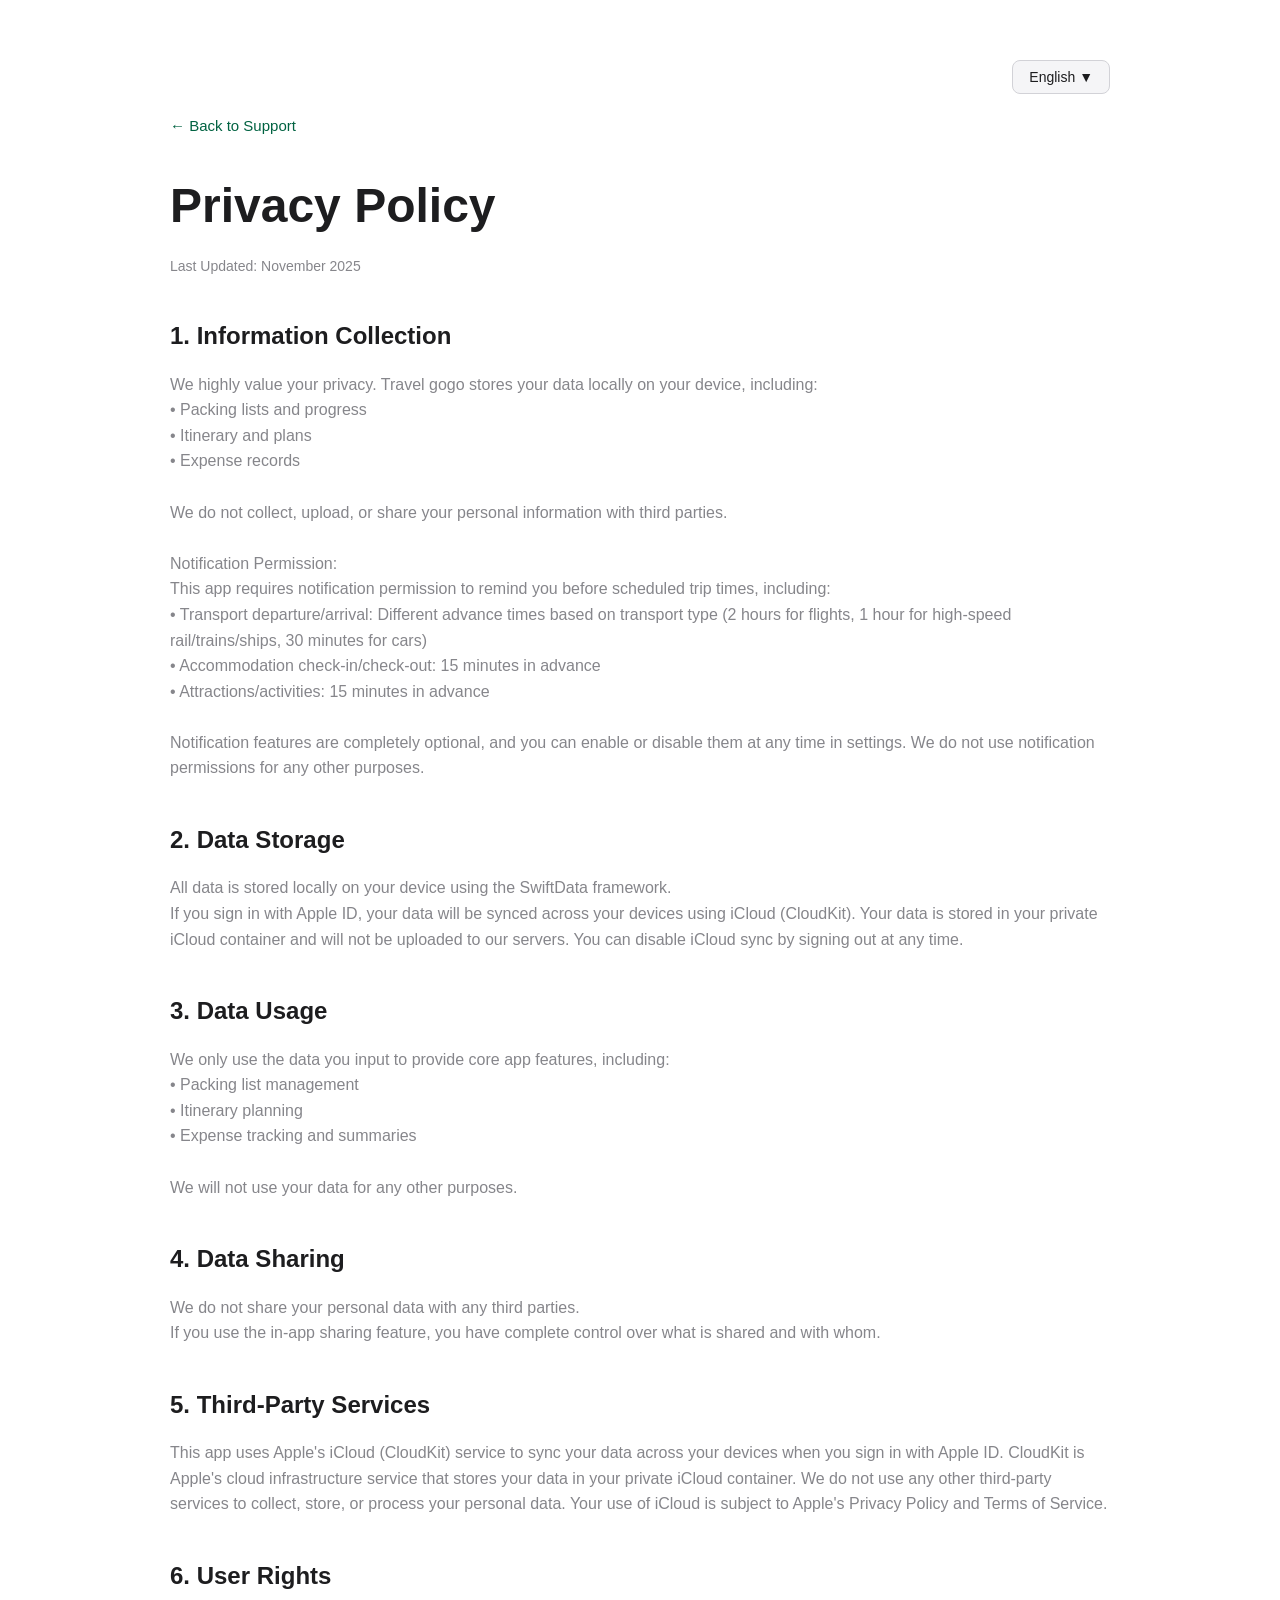
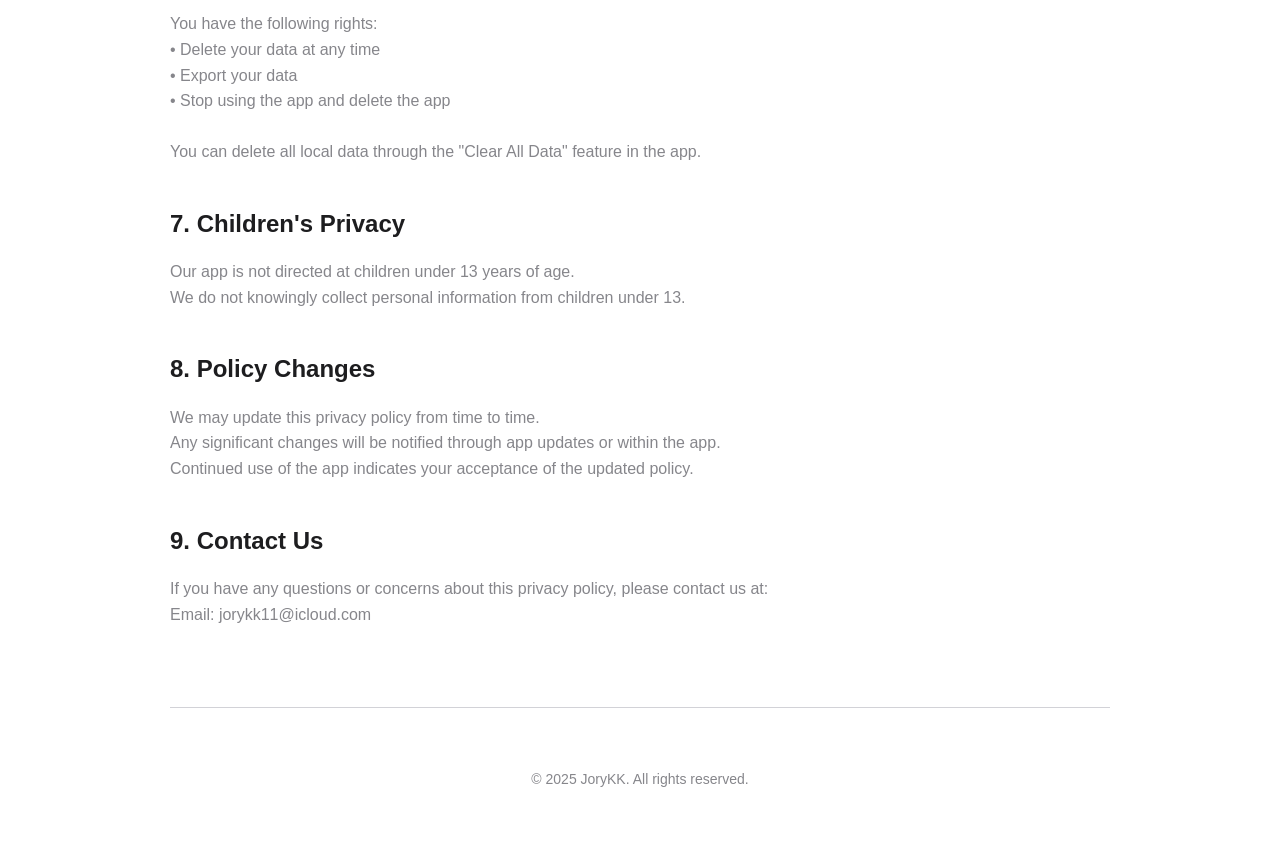
<file: privacy.html>
<!DOCTYPE html>
<html lang="en">
<head>
    <meta charset="UTF-8">
    <meta name="viewport" content="width=device-width, initial-scale=1.0">
    <meta name="description" content="Travel gogo Privacy Policy">
    <title>Privacy Policy - Travel gogo</title>
    <link rel="icon" href="app-logo.png">
    <style>
        * {
            margin: 0;
            padding: 0;
            box-sizing: border-box;
        }

        :root {
            --primary-color: #006241;
            --secondary-color: #00864F;
            --text-primary: #1D1D1F;
            --text-secondary: #86868B;
            --bg-color: #FFFFFF;
            --bg-secondary: #F5F5F7;
            --border-color: #D2D2D7;
        }

        @media (prefers-color-scheme: dark) {
            :root {
                --primary-color: #00864F;
                --secondary-color: #006241;
                --text-primary: #F5F5F7;
                --text-secondary: #86868B;
                --bg-color: #1D1D1F;
                --bg-secondary: #2C2C2E;
                --border-color: #38383A;
            }
        }

        body {
            font-family: -apple-system, BlinkMacSystemFont, "Segoe UI", Roboto, "Helvetica Neue", Arial, sans-serif;
            line-height: 1.6;
            color: var(--text-primary);
            background-color: var(--bg-color);
        }

        .container {
            max-width: 980px;
            margin: 0 auto;
            padding: 60px 20px;
        }

        .lang-switcher {
            text-align: right;
            margin-bottom: 20px;
        }

        .lang-switcher button {
            background: var(--bg-secondary);
            border: 1px solid var(--border-color);
            color: var(--text-primary);
            padding: 8px 16px;
            border-radius: 8px;
            cursor: pointer;
            font-size: 14px;
            transition: all 0.2s ease;
        }

        .lang-switcher button:hover {
            background: var(--primary-color);
            color: white;
            border-color: var(--primary-color);
        }

        /* 语言选择弹窗样式 */
        .lang-modal {
            display: none;
            position: fixed;
            top: 0;
            left: 0;
            width: 100%;
            height: 100%;
            background: rgba(0, 0, 0, 0.5);
            z-index: 1000;
            align-items: center;
            justify-content: center;
        }

        .lang-modal.active {
            display: flex;
        }

        .lang-modal-content {
            background: var(--bg-color);
            border-radius: 16px;
            padding: 24px;
            max-width: 400px;
            width: 90%;
            max-height: 80vh;
            overflow-y: auto;
            box-shadow: 0 8px 32px rgba(0, 0, 0, 0.2);
            animation: modalFadeIn 0.3s ease;
        }

        @keyframes modalFadeIn {
            from {
                opacity: 0;
                transform: scale(0.9);
            }
            to {
                opacity: 1;
                transform: scale(1);
            }
        }

        .lang-modal-header {
            display: flex;
            justify-content: space-between;
            align-items: center;
            margin-bottom: 20px;
            padding-bottom: 16px;
            border-bottom: 1px solid var(--border-color);
        }

        .lang-modal-header h3 {
            font-size: 20px;
            font-weight: 600;
            margin: 0;
        }

        .lang-modal-close {
            background: none;
            border: none;
            font-size: 24px;
            cursor: pointer;
            color: var(--text-secondary);
            padding: 0;
            width: 32px;
            height: 32px;
            display: flex;
            align-items: center;
            justify-content: center;
            border-radius: 8px;
            transition: all 0.2s ease;
        }

        .lang-modal-close:hover {
            background: var(--bg-secondary);
            color: var(--text-primary);
        }

        .lang-options {
            display: grid;
            grid-template-columns: repeat(auto-fill, minmax(140px, 1fr));
            gap: 8px;
        }

        .lang-option {
            background: var(--bg-secondary);
            border: 1px solid var(--border-color);
            color: var(--text-primary);
            padding: 12px 16px;
            border-radius: 8px;
            cursor: pointer;
            font-size: 14px;
            text-align: center;
            transition: all 0.2s ease;
        }

        .lang-option:hover {
            background: var(--primary-color);
            color: white;
            border-color: var(--primary-color);
            transform: translateY(-2px);
        }

        .lang-option.active {
            background: var(--primary-color);
            color: white;
            border-color: var(--primary-color);
        }

        .back-link {
            margin-bottom: 30px;
        }

        .back-link a {
            color: var(--primary-color);
            text-decoration: none;
            font-size: 15px;
        }

        .back-link a:hover {
            text-decoration: underline;
        }

        h1 {
            font-size: 48px;
            font-weight: 600;
            margin-bottom: 10px;
        }

        .last-updated {
            color: var(--text-secondary);
            font-size: 14px;
            margin-bottom: 40px;
        }

        .section {
            margin-bottom: 40px;
        }

        .section h2 {
            font-size: 24px;
            font-weight: 600;
            margin-bottom: 16px;
            color: var(--text-primary);
        }

        .section p {
            color: var(--text-secondary);
            margin-bottom: 16px;
            white-space: pre-line;
        }

        footer {
            text-align: center;
            padding-top: 60px;
            margin-top: 80px;
            border-top: 1px solid var(--border-color);
            color: var(--text-secondary);
            font-size: 14px;
        }

        /* 语言切换由 JavaScript 控制，不在这里设置默认样式 */
    </style>
</head>
<body>
    <div class="container">
        <div class="lang-switcher">
            <button onclick="openLangModal()" class="lang-btn" id="langToggleBtn">
                <span id="currentLangText">English</span> ▼
            </button>
        </div>

        <!-- 语言选择弹窗 -->
        <div class="lang-modal" id="langModal" onclick="closeLangModalOnBackdrop(event)">
            <div class="lang-modal-content" onclick="event.stopPropagation()">
                <div class="lang-modal-header">
                    <h3 data-lang="en">Select Language</h3>
                    <h3 data-lang="zh">选择语言</h3>
                    <h3 data-lang="ja">言語を選択</h3>
                    <h3 data-lang="ko">언어 선택</h3>
                    <h3 data-lang="es">Seleccionar idioma</h3>
                    <h3 data-lang="fr">Sélectionner la langue</h3>
                    <h3 data-lang="de">Sprache auswählen</h3>
                    <h3 data-lang="ru">Выбрать язык</h3>
                    <h3 data-lang="pt">Selecionar idioma</h3>
                    <h3 data-lang="vi">Chọn ngôn ngữ</h3>
                    <h3 data-lang="th">เลือกภาษา</h3>
                    <h3 data-lang="ar">اختر اللغة</h3>
                    <h3 data-lang="zh-TW">選擇語言</h3>
                    <h3 data-lang="id">Pilih Bahasa</h3>
                    <button class="lang-modal-close" onclick="closeLangModal()">×</button>
                </div>
                <div class="lang-options">
                    <div class="lang-option" onclick="selectLang('en')" data-lang="en">English</div>
                    <div class="lang-option" onclick="selectLang('zh')" data-lang="zh">中文</div>
                    <div class="lang-option" onclick="selectLang('zh-TW')" data-lang="zh-TW">繁體中文</div>
                    <div class="lang-option" onclick="selectLang('ja')" data-lang="ja">日本語</div>
                    <div class="lang-option" onclick="selectLang('ko')" data-lang="ko">한국어</div>
                    <div class="lang-option" onclick="selectLang('es')" data-lang="es">Español</div>
                    <div class="lang-option" onclick="selectLang('fr')" data-lang="fr">Français</div>
                    <div class="lang-option" onclick="selectLang('de')" data-lang="de">Deutsch</div>
                    <div class="lang-option" onclick="selectLang('ru')" data-lang="ru">Русский</div>
                    <div class="lang-option" onclick="selectLang('pt')" data-lang="pt">Português</div>
                    <div class="lang-option" onclick="selectLang('vi')" data-lang="vi">Tiếng Việt</div>
                    <div class="lang-option" onclick="selectLang('th')" data-lang="th">ไทย</div>
                    <div class="lang-option" onclick="selectLang('ar')" data-lang="ar">العربية</div>
                    <div class="lang-option" onclick="selectLang('id')" data-lang="id">Bahasa Indonesia</div>
                </div>
            </div>
        </div>

        <div class="back-link">
            <a href="support.html" data-lang="en">← Back to Support</a>
            <a href="support.html" data-lang="zh">← 返回支持页面</a>
            <a href="support.html" data-lang="ja">← サポートに戻る</a>
            <a href="support.html" data-lang="ko">← 지원으로 돌아가기</a>
            <a href="support.html" data-lang="es">← Volver al Soporte</a>
            <a href="support.html" data-lang="fr">← Retour au Support</a>
            <a href="support.html" data-lang="de">← Zurück zur Unterstützung</a>
            <a href="support.html" data-lang="ru">← Вернуться к поддержке</a>
            <a href="support.html" data-lang="pt">← Voltar ao Suporte</a>
            <a href="support.html" data-lang="vi">← Quay lại Hỗ trợ</a>
            <a href="support.html" data-lang="th">← กลับไปยังการสนับสนุน</a>
            <a href="support.html" data-lang="ar">← العودة إلى الدعم</a>
            <a href="support.html" data-lang="zh-TW">← 返回支援頁面</a>
            <a href="support.html" data-lang="id">← Kembali ke Dukungan</a>
        </div>

        <h1 data-lang="en">Privacy Policy</h1>
        <h1 data-lang="zh">隐私政策</h1>
        <h1 data-lang="zh-TW">隱私政策</h1>
        <h1 data-lang="ja">プライバシーポリシー</h1>
        <h1 data-lang="ko">개인정보 처리방침</h1>
        <h1 data-lang="es">Política de Privacidad</h1>
        <h1 data-lang="fr">Politique de Confidentialité</h1>
        <h1 data-lang="de">Datenschutzrichtlinie</h1>
        <h1 data-lang="ru">Политика Конфиденциальности</h1>
        <h1 data-lang="pt">Política de Privacidade</h1>
        <h1 data-lang="vi">Chính Sách Bảo Mật</h1>
        <h1 data-lang="th">นโยบายความเป็นส่วนตัว</h1>
        <h1 data-lang="ar">سياسة الخصوصية</h1>
        <h1 data-lang="id">Kebijakan Privasi</h1>
        
        <p class="last-updated" data-lang="en">Last Updated: November 2025</p>
        <p class="last-updated" data-lang="zh">最后更新日期：2025年11月</p>
        <p class="last-updated" data-lang="zh-TW">最後更新日期：2025年11月</p>
        <p class="last-updated" data-lang="ja">最終更新日：2025年11月</p>
        <p class="last-updated" data-lang="ko">최종 업데이트: 2025년 11월</p>
        <p class="last-updated" data-lang="es">Última actualización: Noviembre 2025</p>
        <p class="last-updated" data-lang="fr">Dernière mise à jour : Novembre 2025</p>
        <p class="last-updated" data-lang="de">Zuletzt aktualisiert: November 2025</p>
        <p class="last-updated" data-lang="ru">Последнее обновление: Ноябрь 2025</p>
        <p class="last-updated" data-lang="pt">Última atualização: Novembro 2025</p>
        <p class="last-updated" data-lang="vi">Cập nhật lần cuối: Tháng 11 năm 2025</p>
        <p class="last-updated" data-lang="th">อัปเดตล่าสุด: พฤศจิกายน 2025</p>
        <p class="last-updated" data-lang="ar">آخر تحديث: نوفمبر 2025</p>
        <p class="last-updated" data-lang="id">Terakhir Diperbarui: November 2025</p>

        <div class="section">
            <h2 data-lang="en">1. Information Collection</h2>
            <h2 data-lang="zh">1. 信息收集</h2>
            <h2 data-lang="ja">1. 情報収集</h2>
            <h2 data-lang="ko">1. 정보 수집</h2>
            <h2 data-lang="es">1. Recopilación de Información</h2>
            <h2 data-lang="fr">1. Collecte d'Informations</h2>
            <h2 data-lang="de">1. Informationssammlung</h2>
            <h2 data-lang="ru">1. Сбор Информации</h2>
            <h2 data-lang="pt">1. Coleta de Informações</h2>
            <h2 data-lang="vi">1. Thu Thập Thông Tin</h2>
            <h2 data-lang="th">1. การรวบรวมข้อมูล</h2>
            <h2 data-lang="ar">1. جمع المعلومات</h2>
            <h2 data-lang="zh-TW">1. 資訊收集</h2>
            <h2 data-lang="id">1. Pengumpulan Informasi</h2>
            <p data-lang="en">We highly value your privacy. Travel gogo stores your data locally on your device, including:
• Packing lists and progress
• Itinerary and plans
• Expense records

We do not collect, upload, or share your personal information with third parties.

Notification Permission:
This app requires notification permission to remind you before scheduled trip times, including:
• Transport departure/arrival: Different advance times based on transport type (2 hours for flights, 1 hour for high-speed rail/trains/ships, 30 minutes for cars)
• Accommodation check-in/check-out: 15 minutes in advance
• Attractions/activities: 15 minutes in advance

Notification features are completely optional, and you can enable or disable them at any time in settings. We do not use notification permissions for any other purposes.</p>
            <p data-lang="zh">我们非常重视您的隐私。Travel gogo 在本地设备上存储您的数据，包括：
• 行李清单和打包进度
• 行程安排和计划
• 支出记录

我们不会收集、上传或分享您的个人信息给第三方。

通知权限：
本应用需要通知权限以便在行程时间前提醒您，包括：
• 交通出发/抵达：根据交通类型提前不同时间（飞机提前2小时，高铁/火车/船舶提前1小时，汽车提前30分钟）
• 住宿入住/退房：提前15分钟
• 景点/事项时间：提前15分钟

通知功能完全可选，您可以在设置中随时开启或关闭。我们不会使用通知权限用于任何其他目的。</p>
            <p data-lang="ja">私たちはあなたのプライバシーを非常に重視しています。Travel gogoは、あなたのデータをデバイス上にローカルで保存します。保存されるデータには以下が含まれます：
• 荷物リストと進捗状況
• 旅程と計画
• 支出記録

私たちは、あなたの個人情報を収集、アップロード、または第三者と共有することはありません。

通知権限：
本アプリは、旅程の時間前にリマインダーを送信するために通知権限が必要です。これには以下が含まれます：
• 交通機関の出発/到着：交通手段の種類に応じて異なる時間（飛行機は2時間前、新幹線/電車/船舶は1時間前、自動車は30分前）
• 宿泊施設のチェックイン/チェックアウト：15分前
• 観光地/アクティビティの時間リマインダー：15分前

通知機能は完全にオプションであり、設定でいつでも有効または無効にできます。通知権限を他の目的で使用することはありません。</p>
            <p data-lang="ko">우리는 귀하의 개인정보를 매우 중요하게 생각합니다. Travel gogo는 귀하의 데이터를 기기에 로컬로 저장합니다. 저장되는 데이터에는 다음이 포함됩니다:
• 짐 체크리스트 및 진행 상황
• 여행 일정 및 계획
• 경비 기록

우리는 귀하의 개인정보를 수집, 업로드하거나 제3자와 공유하지 않습니다.

알림 권한:
이 앱은 일정된 여행 시간 전에 알림을 보내기 위해 알림 권한이 필요합니다. 여기에는 다음이 포함됩니다:
• 교통 수단 출발/도착: 교통 수단 유형에 따라 다른 시간(비행기는 2시간 전, 고속철도/기차/선박은 1시간 전, 자동차는 30분 전)
• 숙박 시설 체크인/체크아웃: 15분 전
• 관광지/활동 시간 알림: 15분 전

알림 기능은 완전히 선택 사항이며 설정에서 언제든지 활성화하거나 비활성화할 수 있습니다. 알림 권한을 다른 목적으로 사용하지 않습니다.</p>
            <p data-lang="es">Valoramos mucho su privacidad. Travel gogo almacena sus datos localmente en su dispositivo, incluyendo:
• Listas de equipaje y progreso
• Itinerarios y planes
• Registros de gastos

No recopilamos, subimos o compartimos su información personal con terceros.

Permiso de Notificaciones:
Esta aplicación requiere permiso de notificaciones para recordarle antes de los horarios programados del viaje, incluyendo:
• Salida/llegada de transporte: Diferentes tiempos de anticipación según el tipo de transporte (2 horas para vuelos, 1 hora para trenes de alta velocidad/trenes/barcos, 30 minutos para automóviles)
• Check-in/check-out de alojamiento: 15 minutos de anticipación
• Atracciones/actividades: 15 minutos de anticipación

Las funciones de notificación son completamente opcionales y puede habilitarlas o deshabilitarlas en cualquier momento en la configuración. No usamos permisos de notificación para ningún otro propósito.</p>
            <p data-lang="fr">Nous accordons une grande importance à votre vie privée. Travel gogo stocke vos données localement sur votre appareil, notamment :
• Listes de bagages et progression
• Itinéraires et plans
• Enregistrements de dépenses

Nous ne collectons, ne téléchargeons pas et ne partageons pas vos informations personnelles avec des tiers.

Autorisation de Notification :
Cette application nécessite une autorisation de notification pour vous rappeler avant les heures prévues du voyage, y compris :
• Départ/arrivée des transports : Différents temps d'avance selon le type de transport (2 heures pour les vols, 1 heure pour les trains à grande vitesse/trains/bateaux, 30 minutes pour les voitures)
• Enregistrement/sortie de l'hébergement : 15 minutes à l'avance
• Attractions/activités : 15 minutes à l'avance

Les fonctionnalités de notification sont entièrement optionnelles et vous pouvez les activer ou les désactiver à tout moment dans les paramètres. Nous n'utilisons pas les autorisations de notification à d'autres fins.</p>
            <p data-lang="de">Wir schätzen Ihre Privatsphäre sehr. Travel gogo speichert Ihre Daten lokal auf Ihrem Gerät, einschließlich:
• Packlisten und Fortschritt
• Reiseplanung und Pläne
• Ausgabenaufzeichnungen

Wir sammeln, laden nicht hoch oder teilen Ihre persönlichen Informationen mit Dritten.

Benachrichtigungsberechtigung:
Diese App benötigt eine Benachrichtigungsberechtigung, um Sie vor den geplanten Reisezeiten zu erinnern, einschließlich:
• Transportabfahrt/Ankunft: Unterschiedliche Vorlaufzeiten je nach Transportart (2 Stunden für Flüge, 1 Stunde für Hochgeschwindigkeitszüge/Züge/Schiffe, 30 Minuten für Autos)
• Unterkunft Check-in/Check-out: 15 Minuten im Voraus
• Sehenswürdigkeiten/Aktivitäten: 15 Minuten im Voraus

Benachrichtigungsfunktionen sind vollständig optional und können jederzeit in den Einstellungen aktiviert oder deaktiviert werden. Wir verwenden Benachrichtigungsberechtigungen nicht für andere Zwecke.</p>
            <p data-lang="ru">Мы очень ценим вашу конфиденциальность. Travel gogo хранит ваши данные локально на вашем устройстве, включая:
• Списки вещей и прогресс
• Маршруты и планы
• Записи о расходах

Мы не собираем, не загружаем и не передаем вашу личную информацию третьим лицам.

Разрешение на Уведомления:
Это приложение требует разрешения на уведомления, чтобы напоминать вам до запланированного времени поездки, включая:
• Отправление/прибытие транспорта: Разное время напоминания в зависимости от типа транспорта (2 часа для самолетов, 1 час для скоростных поездов/поездов/кораблей, 30 минут для автомобилей)
• Регистрация/выезд из размещения: За 15 минут
• Достопримечательности/мероприятия: За 15 минут

Функции уведомлений полностью опциональны, и вы можете включить или отключить их в любое время в настройках. Мы не используем разрешения на уведомления для каких-либо других целей.</p>
            <p data-lang="pt">Valorizamos muito sua privacidade. Travel gogo armazena seus dados localmente em seu dispositivo, incluindo:
• Listas de bagagem e progresso
• Itinerários e planos
• Registros de despesas

Não coletamos, fazemos upload ou compartilhamos suas informações pessoais com terceiros.

Permissão de Notificações:
Este aplicativo requer permissão de notificações para lembrá-lo antes dos horários programados da viagem, incluindo:
• Partida/chegada de transporte: Diferentes tempos de antecedência conforme o tipo de transporte (2 horas para voos, 1 hora para trens de alta velocidade/trens/navios, 30 minutos para carros)
• Check-in/check-out de acomodação: 15 minutos de antecedência
• Atrações/atividades: 15 minutos de antecedência

As funcionalidades de notificação são completamente opcionais e você pode habilitá-las ou desabilitá-las a qualquer momento nas configurações. Não usamos permissões de notificação para nenhum outro propósito.</p>
            <p data-lang="vi">Chúng tôi rất coi trọng quyền riêng tư của bạn. Travel gogo lưu trữ dữ liệu của bạn cục bộ trên thiết bị của bạn, bao gồm:
• Danh sách hành lý và tiến trình
• Lịch trình và kế hoạch
• Bản ghi chi phí

Chúng tôi không thu thập, tải lên hoặc chia sẻ thông tin cá nhân của bạn với bên thứ ba.

Quyền Thông Báo:
Ứng dụng này yêu cầu quyền thông báo để nhắc nhở bạn trước thời gian chuyến đi đã lên lịch, bao gồm:
• Khởi hành/đến nơi của phương tiện giao thông: Thời gian nhắc nhở khác nhau tùy theo loại phương tiện (2 giờ cho máy bay, 1 giờ cho tàu cao tốc/tàu hỏa/tàu thủy, 30 phút cho ô tô)
• Nhận phòng/trả phòng của chỗ ở: 15 phút trước
• Điểm tham quan/hoạt động: 15 phút trước

Các tính năng thông báo hoàn toàn tùy chọn và bạn có thể bật hoặc tắt chúng bất cứ lúc nào trong cài đặt. Chúng tôi không sử dụng quyền thông báo cho bất kỳ mục đích nào khác.</p>
            <p data-lang="th">เรายึดถือความเป็นส่วนตัวของคุณเป็นอย่างสูง Travel gogo เก็บข้อมูลของคุณไว้ในเครื่องอุปกรณ์ของคุณ รวมถึง:
• รายการสัมภาระและความคืบหน้า
• เส้นทางและแผนการ
• บันทึกค่าใช้จ่าย

เราไม่รวบรวม อัปโหลด หรือแชร์ข้อมูลส่วนบุคคลของคุณกับบุคคลที่สาม

สิทธิ์การแจ้งเตือน:
แอปนี้ต้องการสิทธิ์การแจ้งเตือนเพื่อเตือนคุณก่อนเวลาทริปที่กำหนด รวมถึง:
• การออกเดินทาง/มาถึงของการขนส่ง: เวลาการเตือนที่แตกต่างกันตามประเภทการขนส่ง (2 ชั่วโมงสำหรับเที่ยวบิน, 1 ชั่วโมงสำหรับรถไฟความเร็วสูง/รถไฟ/เรือ, 30 นาทีสำหรับรถยนต์)
• การเช็คอิน/เช็คเอาท์ของที่พัก: 15 นาทีก่อน
• สถานที่ท่องเที่ยว/กิจกรรม: 15 นาทีก่อน

ฟังก์ชันการแจ้งเตือนเป็นทางเลือกโดยสมบูรณ์ และคุณสามารถเปิดหรือปิดได้ตลอดเวลาในการตั้งค่า เราไม่ใช้สิทธิ์การแจ้งเตือนเพื่อวัตถุประสงค์อื่นใด</p>
            <p data-lang="ar">نحن نقدر خصوصيتك بشكل كبير. Travel gogo يقوم بتخزين بياناتك محلياً على جهازك، بما في ذلك:
• قوائم الأمتعة والتقدم
• المسار والخطط
• سجلات النفقات

نحن لا نجمع أو نرفع أو نشارك معلوماتك الشخصية مع أطراف ثالثة.

إذن الإشعارات:
يتطلب هذا التطبيق إذن الإشعارات لتذكيرك قبل أوقات الرحلة المجدولة، بما في ذلك:
• مغادرة/وصول النقل: أوقات مختلفة مسبقاً حسب نوع النقل (ساعتان للرحلات الجوية، ساعة واحدة لقطارات فائقة السرعة/القطارات/السفن، 30 دقيقة للسيارات)
• تسجيل الوصول/المغادرة من الإقامة: 15 دقيقة مسبقاً
• المعالم السياحية/الأنشطة: 15 دقيقة مسبقاً

ميزات الإشعارات اختيارية تماماً ويمكنك تمكينها أو تعطيلها في أي وقت في الإعدادات. لا نستخدم أذونات الإشعارات لأي أغراض أخرى.</p>
            <p data-lang="zh-TW">我們非常重視您的隱私。Travel gogo 在本地裝置上儲存您的資料，包括：
• 行李清單和打包進度
• 行程安排和計劃
• 支出記錄

我們不會收集、上傳或分享您的個人資訊給第三方。

通知權限：
本應用需要通知權限以便在行程時間前提醒您，包括：
• 交通出發/抵達：根據交通類型提前不同時間（飛機提前2小時，高鐵/火車/船舶提前1小時，汽車提前30分鐘）
• 住宿入住/退房：提前15分鐘
• 景點/事項時間：提前15分鐘

通知功能完全可選，您可以在設定中隨時開啟或關閉。我們不會使用通知權限用於任何其他目的。</p>
            <p data-lang="id">Kami sangat menghargai privasi Anda. Travel gogo menyimpan data Anda secara lokal di perangkat Anda, termasuk:
• Daftar packing dan progres
• Itinerary dan rencana
• Catatan pengeluaran

Kami tidak mengumpulkan, mengunggah, atau membagikan informasi pribadi Anda kepada pihak ketiga.

Izin Notifikasi:
Aplikasi ini memerlukan izin notifikasi untuk mengingatkan Anda sebelum waktu perjalanan yang dijadwalkan, termasuk:
• Keberangkatan/kedatangan transportasi: Waktu yang berbeda berdasarkan jenis transportasi (2 jam untuk penerbangan, 1 jam untuk kereta cepat/kereta/kapal, 30 menit untuk mobil)
• Check-in/check-out akomodasi: 15 menit sebelumnya
• Atraksi/aktivitas: 15 menit sebelumnya

Fitur notifikasi sepenuhnya opsional, dan Anda dapat mengaktifkan atau menonaktifkannya kapan saja di pengaturan. Kami tidak menggunakan izin notifikasi untuk tujuan lain.</p>
        </div>

        <div class="section">
            <h2 data-lang="en">2. Data Storage</h2>
            <h2 data-lang="zh">2. 数据存储</h2>
            <h2 data-lang="zh-TW">2. 資料儲存</h2>
            <h2 data-lang="id">2. Penyimpanan Data</h2>
            <h2 data-lang="ja">2. データストレージ</h2>
            <h2 data-lang="ko">2. 데이터 저장</h2>
            <h2 data-lang="es">2. Almacenamiento de Datos</h2>
            <h2 data-lang="fr">2. Stockage des Données</h2>
            <h2 data-lang="de">2. Datenspeicherung</h2>
            <h2 data-lang="ru">2. Хранение Данных</h2>
            <h2 data-lang="pt">2. Armazenamento de Dados</h2>
            <h2 data-lang="vi">2. Lưu Trữ Dữ Liệu</h2>
            <h2 data-lang="th">2. การจัดเก็บข้อมูล</h2>
            <h2 data-lang="ar">2. تخزين البيانات</h2>
            <p data-lang="en">All data is stored locally on your device using the SwiftData framework.
If you sign in with Apple ID, your data will be synced across your devices using iCloud (CloudKit). Your data is stored in your private iCloud container and will not be uploaded to our servers. You can disable iCloud sync by signing out at any time.</p>
            <p data-lang="zh">所有数据都存储在您的设备本地，使用 SwiftData 框架进行管理。
如果您使用 Apple ID 登录，您的数据将通过 iCloud (CloudKit) 在您的所有设备间同步。您的数据存储在您的私有 iCloud 容器中，不会上传到我们的服务器。您可以随时通过登出来禁用 iCloud 同步。</p>
            <p data-lang="ja">すべてのデータは、SwiftDataフレームワークを使用してデバイス上にローカルで保存されます。
Apple IDでサインインすると、データはiCloud (CloudKit)を使用してすべてのデバイス間で同期されます。データはプライベートiCloudコンテナに保存され、サーバーにアップロードされることはありません。いつでもサインアウトしてiCloud同期を無効にすることができます。</p>
            <p data-lang="ko">모든 데이터는 SwiftData 프레임워크를 사용하여 기기에 로컬로 저장됩니다.
Apple ID로 로그인하면 데이터가 iCloud(CloudKit)를 사용하여 모든 기기 간에 동기화됩니다. 데이터는 개인 iCloud 컨테이너에 저장되며 서버에 업로드되지 않습니다. 언제든지 로그아웃하여 iCloud 동기화를 비활성화할 수 있습니다.</p>
            <p data-lang="es">Todos los datos se almacenan localmente en su dispositivo usando el framework SwiftData.
Si inicia sesión con su Apple ID, sus datos se sincronizarán entre todos sus dispositivos usando iCloud (CloudKit). Sus datos se almacenan en su contenedor privado de iCloud y no se cargarán en nuestros servidores. Puede desactivar la sincronización de iCloud cerrando sesión en cualquier momento.</p>
            <p data-lang="fr">Toutes les données sont stockées localement sur votre appareil à l'aide du framework SwiftData.
Si vous vous connectez avec votre identifiant Apple, vos données seront synchronisées entre tous vos appareils en utilisant iCloud (CloudKit). Vos données sont stockées dans votre conteneur iCloud privé et ne seront pas téléchargées sur nos serveurs. Vous pouvez désactiver la synchronisation iCloud en vous déconnectant à tout moment.</p>
            <p data-lang="de">Alle Daten werden lokal auf Ihrem Gerät gespeichert, indem das SwiftData-Framework verwendet wird.
Wenn Sie sich mit Ihrer Apple-ID anmelden, werden Ihre Daten mithilfe von iCloud (CloudKit) zwischen allen Ihren Geräten synchronisiert. Ihre Daten werden in Ihrem privaten iCloud-Container gespeichert und nicht auf unsere Server hochgeladen. Sie können die iCloud-Synchronisierung jederzeit deaktivieren, indem Sie sich abmelden.</p>
            <p data-lang="ru">Все данные хранятся локально на вашем устройстве с использованием framework SwiftData.
Если вы войдете с помощью Apple ID, ваши данные будут синхронизироваться между всеми вашими устройствами с помощью iCloud (CloudKit). Ваши данные хранятся в вашем частном контейнере iCloud и не будут загружены на наши серверы. Вы можете отключить синхронизацию iCloud в любое время, выйдя из системы.</p>
            <p data-lang="pt">Todos os dados são armazenados localmente em seu dispositivo usando o framework SwiftData.
Se você entrar com sua Apple ID, seus dados serão sincronizados entre todos os seus dispositivos usando o iCloud (CloudKit). Seus dados são armazenados em seu contêiner privado do iCloud e não serão enviados para nossos servidores. Você pode desativar a sincronização do iCloud fazendo logout a qualquer momento.</p>
            <p data-lang="vi">Tất cả dữ liệu được lưu trữ cục bộ trên thiết bị của bạn bằng framework SwiftData.
Nếu bạn đăng nhập bằng Apple ID, dữ liệu của bạn sẽ được đồng bộ giữa tất cả các thiết bị của bạn bằng iCloud (CloudKit). Dữ liệu của bạn được lưu trữ trong vùng chứa iCloud riêng tư của bạn và sẽ không được tải lên máy chủ của chúng tôi. Bạn có thể tắt đồng bộ iCloud bất cứ lúc nào bằng cách đăng xuất.</p>
            <p data-lang="th">ข้อมูลทั้งหมดจะถูกเก็บไว้ในเครื่องอุปกรณ์ของคุณโดยใช้เฟรมเวิร์ก SwiftData
หากคุณเข้าสู่ระบบด้วย Apple ID ข้อมูลของคุณจะถูกซิงค์ระหว่างอุปกรณ์ทั้งหมดของคุณโดยใช้ iCloud (CloudKit) ข้อมูลของคุณจะถูกเก็บไว้ในคอนเทนเนอร์ iCloud ส่วนตัวของคุณและจะไม่ถูกอัปโหลดไปยังเซิร์ฟเวอร์ของเรา คุณสามารถปิดการซิงค์ iCloud ได้ตลอดเวลาโดยการออกจากระบบ</p>
            <p data-lang="ar">يتم تخزين جميع البيانات محلياً على جهازك باستخدام إطار عمل SwiftData.
إذا قمت بتسجيل الدخول باستخدام Apple ID، فسيتم مزامنة بياناتك بين جميع أجهزتك باستخدام iCloud (CloudKit). يتم تخزين بياناتك في حاوية iCloud الخاصة بك ولن يتم تحميلها إلى خوادمنا. يمكنك تعطيل مزامنة iCloud في أي وقت عن طريق تسجيل الخروج.</p>
            <p data-lang="zh-TW">所有資料都儲存在您的裝置本地，使用 SwiftData 框架進行管理。
如果您使用 Apple ID 登入，您的資料將通過 iCloud (CloudKit) 在您的所有裝置間同步。您的資料儲存在您的私有 iCloud 容器中，不會上傳到我們的服務器。您可以隨時通過登出來禁用 iCloud 同步。</p>
            <p data-lang="id">Semua data disimpan secara lokal di perangkat Anda menggunakan framework SwiftData.
Jika Anda masuk dengan Apple ID, data Anda akan disinkronkan di semua perangkat Anda menggunakan iCloud (CloudKit). Data Anda disimpan di kontainer iCloud pribadi Anda dan tidak akan diunggah ke server kami. Anda dapat menonaktifkan sinkronisasi iCloud dengan keluar kapan saja.</p>
        </div>

        <div class="section">
            <h2 data-lang="en">3. Data Usage</h2>
            <h2 data-lang="zh">3. 数据使用</h2>
            <h2 data-lang="zh-TW">3. 資料使用</h2>
            <h2 data-lang="id">3. Penggunaan Data</h2>
            <h2 data-lang="ja">3. データの使用</h2>
            <h2 data-lang="ko">3. 데이터 사용</h2>
            <h2 data-lang="es">3. Uso de Datos</h2>
            <h2 data-lang="fr">3. Utilisation des Données</h2>
            <h2 data-lang="de">3. Datenverwendung</h2>
            <h2 data-lang="ru">3. Использование Данных</h2>
            <h2 data-lang="pt">3. Uso de Dados</h2>
            <h2 data-lang="vi">3. Sử Dụng Dữ Liệu</h2>
            <h2 data-lang="th">3. การใช้ข้อมูล</h2>
            <h2 data-lang="ar">3. استخدام البيانات</h2>
            <p data-lang="en">We only use the data you input to provide core app features, including:
• Packing list management
• Itinerary planning
• Expense tracking and summaries

We will not use your data for any other purposes.</p>
            <p data-lang="zh">我们仅使用您输入的数据来提供应用的核心功能，包括：
• 行李打包管理
• 行程规划
• 支出记录和汇总

我们不会将您的数据用于任何其他目的。</p>
            <p data-lang="ja">私たちは、あなたが入力したデータをコアアプリ機能を提供するためにのみ使用します。これには以下が含まれます：
• 荷物リスト管理
• 旅程計画
• 支出記録と集計

私たちは、あなたのデータを他の目的に使用することはありません。</p>
            <p data-lang="ko">우리는 귀하가 입력한 데이터를 핵심 앱 기능을 제공하는 데만 사용합니다. 여기에는 다음이 포함됩니다:
• 짐 체크리스트 관리
• 여행 일정 계획
• 경비 기록 및 요약

우리는 귀하의 데이터를 다른 목적으로 사용하지 않습니다.</p>
            <p data-lang="es">Solo usamos los datos que ingresa para proporcionar las funciones principales de la aplicación, incluyendo:
• Gestión de listas de equipaje
• Planificación de itinerarios
• Seguimiento de gastos y resúmenes

No usaremos sus datos para ningún otro propósito.</p>
            <p data-lang="fr">Nous utilisons uniquement les données que vous saisissez pour fournir les functionnalités principales de l'application, notamment :
• Gestion des listes de bagages
• Planification d'itinéraires
• Suivi des dépenses et résumés

Nous n'utiliserons pas vos données à d'autres fins.</p>
            <p data-lang="de">Wir verwenden die von Ihnen eingegebenen Daten nur, um Kernfunktionen der App bereitzustellen, einschließlich:
• Packlistenverwaltung
• Reiseplanung
• Ausgabenverfolgung und Zusammenfassungen

Wir werden Ihre Daten nicht für andere Zwecke verwenden.</p>
            <p data-lang="ru">Мы используем только данные, которые вы вводите, для предоставления основных функций приложения, включая:
• Управление списками вещей
• Планирование маршрутов
• Отслеживание расходов и сводки

Мы не будем использовать ваши данные для каких-либо других целей.</p>
            <p data-lang="pt">Usamos apenas os dados que você insere para fornecer os recursos principais do aplicativo, incluindo:
• Gerenciamento de listas de bagagem
• Planejamento de itinerários
• Rastreamento de despesas e resumos

Não usaremos seus dados para nenhum outro propósito.</p>
            <p data-lang="vi">Chúng tôi chỉ sử dụng dữ liệu bạn nhập để cung cấp các tính năng chính của ứng dụng, bao gồm:
• Quản lý danh sách hành lý
• Lập kế hoạch lịch trình
• Theo dõi chi phí và tóm tắt

Chúng tôi sẽ không sử dụng dữ liệu của bạn cho mục đích khác.</p>
            <p data-lang="th">เราใช้เฉพาะข้อมูลที่คุณป้อนเพื่อให้คุณสมบัติหลักของแอป รวมถึง:
• การจัดการรายการสัมภาระ
• การวางแผนเส้นทาง
• การติดตามค่าใช้จ่ายและสรุป

เราไม่จะใช้ข้อมูลของคุณเพื่อวัตถุประสงค์อื่น</p>
            <p data-lang="ar">نستخدم البيانات التي تدخلها فقط لتوفير ميزات التطبيق الأساسية، بما في ذلك:
• إدارة قائمة الأمتعة
• تخطيط المسار
• تتبع النفقات والملخصات

لن نستخدم بياناتك لأي أغراض أخرى.</p>
            <p data-lang="zh-TW">我們僅使用您輸入的資料來提供應用的核心功能，包括：
• 行李打包管理
• 行程規劃
• 支出記錄和彙總

我們不會將您的資料用於任何其他目的。</p>
            <p data-lang="id">Kami hanya menggunakan data yang Anda masukkan untuk menyediakan fitur inti aplikasi, termasuk:
• Manajemen daftar packing
• Perencanaan itinerary
• Pelacakan dan ringkasan pengeluaran

Kami tidak akan menggunakan data Anda untuk tujuan lain.</p>
        </div>

        <div class="section">
            <h2 data-lang="en">4. Data Sharing</h2>
            <h2 data-lang="zh">4. 数据分享</h2>
            <h2 data-lang="zh-TW">4. 資料分享</h2>
            <h2 data-lang="id">4. Berbagi Data</h2>
            <h2 data-lang="ja">4. データの共有</h2>
            <h2 data-lang="ko">4. 데이터 공유</h2>
            <h2 data-lang="es">4. Compartir Datos</h2>
            <h2 data-lang="fr">4. Partage de Données</h2>
            <h2 data-lang="de">4. Datenaustausch</h2>
            <h2 data-lang="ru">4. Обмен Данными</h2>
            <h2 data-lang="pt">4. Compartilhamento de Dados</h2>
            <h2 data-lang="vi">4. Chia Sẻ Dữ Liệu</h2>
            <h2 data-lang="th">4. การแชร์ข้อมูล</h2>
            <h2 data-lang="ar">4. مشاركة البيانات</h2>
            <p data-lang="en">We do not share your personal data with any third parties.
If you use the in-app sharing feature, you have complete control over what is shared and with whom.</p>
            <p data-lang="zh">我们不会与任何第三方分享您的个人数据。
如果您使用应用内的分享功能，您将完全控制分享的内容和对象。</p>
            <p data-lang="ja">私たちは、あなたの個人データを第三者と共有することはありません。
アプリ内共有機能を使用する場合、共有する内容と相手を完全にコントロールできます。</p>
            <p data-lang="ko">우리는 귀하의 개인 데이터를 제3자와 공유하지 않습니다.
앱 내 공유 기능을 사용하는 경우, 공유하는 내용과 대상을 완전히 제어할 수 있습니다.</p>
            <p data-lang="es">No compartimos sus datos personales con terceros.
Si usa la función de compartir dentro de la aplicación, tiene control completo sobre qué se comparte y con quién.</p>
            <p data-lang="fr">Nous ne partageons pas vos données personnelles avec des tiers.
Si vous utilisez la fonction de partage intégrée à l'application, vous avez un contrôle total sur ce qui est partagé et avec qui.</p>
            <p data-lang="de">Wir teilen Ihre persönlichen Daten nicht mit Dritten.
Wenn Sie die In-App-Freigabefunktion verwenden, haben Sie vollständige Kontrolle darüber, was geteilt wird und mit wem.</p>
            <p data-lang="ru">Мы не делимся вашими личными данными с третьими лицами.
Если вы используете функцию обмена в приложении, вы имеете полный контроль над тем, что делится и с кем.</p>
            <p data-lang="pt">Não compartilhamos seus dados pessoais com terceiros.
Se você usar o recurso de compartilhamento no aplicativo, terá controle completo sobre o que é compartilhado e com quem.</p>
            <p data-lang="vi">Chúng tôi không chia sẻ dữ liệu cá nhân của bạn với bên thứ ba.
Nếu bạn sử dụng tính năng chia sẻ trong ứng dụng, bạn có toàn quyền kiểm soát những gì được chia sẻ và với ai.</p>
            <p data-lang="th">เราไม่แชร์ข้อมูลส่วนบุคคลของคุณกับบุคคลที่สาม
หากคุณใช้ฟังก์ชันแชร์ในแอป คุณจะมีการควบคุมเต็มที่ว่าอะไรถูกแชร์และกับใคร</p>
            <p data-lang="ar">لا نشارك بياناتك الشخصية مع أي أطراف ثالثة.
إذا كنت تستخدم ميزة المشاركة داخل التطبيق، فلديك تحكم كامل في ما يتم مشاركته ومع من.</p>
            <p data-lang="zh-TW">我們不會與任何第三方分享您的個人資料。
如果您使用應用內的分享功能，您將完全控制分享的內容和對象。</p>
            <p data-lang="id">Kami tidak membagikan data pribadi Anda kepada pihak ketiga.
Jika Anda menggunakan fitur berbagi dalam aplikasi, Anda memiliki kendali penuh atas apa yang dibagikan dan dengan siapa.</p>
        </div>

        <div class="section">
            <h2 data-lang="en">5. Third-Party Services</h2>
            <h2 data-lang="zh">5. 第三方服务</h2>
            <h2 data-lang="zh-TW">5. 第三方服務</h2>
            <h2 data-lang="id">5. Layanan Pihak Ketiga</h2>
            <h2 data-lang="ja">5. 第三者サービス</h2>
            <h2 data-lang="ko">5. 제3자 서비스</h2>
            <h2 data-lang="es">5. Servicios de Terceros</h2>
            <h2 data-lang="fr">5. Services Tiers</h2>
            <h2 data-lang="de">5. Drittanbieterservices</h2>
            <h2 data-lang="ru">5. Сторонние Сервисы</h2>
            <h2 data-lang="pt">5. Serviços de Terceiros</h2>
            <h2 data-lang="vi">5. Dịch Vụ Bên Thứ Ba</h2>
            <h2 data-lang="th">5. บริการของบุคคลที่สาม</h2>
            <h2 data-lang="ar">5. خدمات الطرف الثالث</h2>
            <p data-lang="en">This app uses Apple's iCloud (CloudKit) service to sync your data across your devices when you sign in with Apple ID. CloudKit is Apple's cloud infrastructure service that stores your data in your private iCloud container. We do not use any other third-party services to collect, store, or process your personal data. Your use of iCloud is subject to Apple's Privacy Policy and Terms of Service.</p>
            <p data-lang="zh">本应用使用 Apple 的 iCloud (CloudKit) 服务，当您使用 Apple ID 登录时，可在您的设备间同步数据。CloudKit 是 Apple 的云基础设施服务，将您的数据存储在您的私有 iCloud 容器中。我们不会使用任何其他第三方服务来收集、存储或处理您的个人数据。您使用 iCloud 需遵守 Apple 的隐私政策和服务条款。</p>
            <p data-lang="ja">本アプリは、Apple IDでサインインする際に、AppleのiCloud (CloudKit)サービスを使用してデバイス間でデータを同期します。CloudKitは、データをプライベートiCloudコンテナに保存するAppleのクラウドインフラストラクチャサービスです。私たちは、個人データを収集、保存、または処理するために他の第三者サービスを使用することはありません。iCloudのご利用は、Appleのプライバシーポリシーと利用規約に従います。</p>
            <p data-lang="ko">이 앱은 Apple ID로 로그인할 때 Apple의 iCloud(CloudKit) 서비스를 사용하여 기기 간에 데이터를 동기화합니다. CloudKit은 데이터를 개인 iCloud 컨테이너에 저장하는 Apple의 클라우드 인프라 서비스입니다. 개인 데이터를 수집, 저장 또는 처리하기 위해 다른 제3자 서비스를 사용하지 않습니다. iCloud 사용은 Apple의 개인정보 보호정책 및 서비스 약관에 따릅니다.</p>
            <p data-lang="es">Esta aplicación utiliza el servicio iCloud (CloudKit) de Apple para sincronizar sus datos entre sus dispositivos cuando inicia sesión con su Apple ID. CloudKit es el servicio de infraestructura en la nube de Apple que almacena sus datos en su contenedor privado de iCloud. No utilizamos ningún otro servicio de terceros para recopilar, almacenar o procesar sus datos personales. Su uso de iCloud está sujeto a la Política de Privacidad y los Términos de Servicio de Apple.</p>
            <p data-lang="fr">Cette application utilise le service iCloud (CloudKit) d'Apple pour synchroniser vos données entre vos appareils lorsque vous vous connectez avec votre identifiant Apple. CloudKit est le service d'infrastructure cloud d'Apple qui stocke vos données dans votre conteneur iCloud privé. Nous n'utilisons aucun autre service tiers pour collecter, stocker ou traiter vos données personnelles. Votre utilisation d'iCloud est soumise à la Politique de Confidentialité et aux Conditions d'Utilisation d'Apple.</p>
            <p data-lang="de">Diese App verwendet den iCloud (CloudKit)-Dienst von Apple, um Ihre Daten zwischen Ihren Geräten zu synchronisieren, wenn Sie sich mit Ihrer Apple-ID anmelden. CloudKit ist der Cloud-Infrastrukturdienst von Apple, der Ihre Daten in Ihrem privaten iCloud-Container speichert. Wir verwenden keine anderen Drittanbieterservices zum Sammeln, Speichern oder Verarbeiten Ihrer persönlichen Daten. Ihre Nutzung von iCloud unterliegt der Datenschutzrichtlinie und den Nutzungsbedingungen von Apple.</p>
            <p data-lang="ru">Это приложение использует сервис iCloud (CloudKit) от Apple для синхронизации ваших данных между вашими устройствами, когда вы входите с помощью Apple ID. CloudKit — это сервис облачной инфраструктуры Apple, который хранит ваши данные в вашем частном контейнере iCloud. Мы не используем никакие другие сторонние сервисы для сбора, хранения или обработки ваших личных данных. Ваше использование iCloud подчиняется Политике конфиденциальности и Условиям использования Apple.</p>
            <p data-lang="pt">Este aplicativo utiliza o serviço iCloud (CloudKit) da Apple para sincronizar seus dados entre seus dispositivos quando você faz login com sua Apple ID. CloudKit é o serviço de infraestrutura em nuvem da Apple que armazena seus dados em seu contêiner privado do iCloud. Não usamos nenhum outro serviço de terceiros para coletar, armazenar ou processar seus dados pessoais. Seu uso do iCloud está sujeito à Política de Privacidade e aos Termos de Serviço da Apple.</p>
            <p data-lang="vi">Ứng dụng này sử dụng dịch vụ iCloud (CloudKit) của Apple để đồng bộ dữ liệu của bạn giữa các thiết bị của bạn khi bạn đăng nhập bằng Apple ID. CloudKit là dịch vụ cơ sở hạ tầng đám mây của Apple lưu trữ dữ liệu của bạn trong vùng chứa iCloud riêng tư của bạn. Chúng tôi không sử dụng bất kỳ dịch vụ bên thứ ba nào khác để thu thập, lưu trữ hoặc xử lý dữ liệu cá nhân của bạn. Việc bạn sử dụng iCloud tuân theo Chính sách Bảo mật và Điều khoản Dịch vụ của Apple.</p>
            <p data-lang="th">แอปนี้ใช้บริการ iCloud (CloudKit) ของ Apple เพื่อซิงค์ข้อมูลของคุณระหว่างอุปกรณ์ของคุณเมื่อคุณเข้าสู่ระบบด้วย Apple ID CloudKit เป็นบริการโครงสร้างพื้นฐานคลาวด์ของ Apple ที่เก็บข้อมูลของคุณในคอนเทนเนอร์ iCloud ส่วนตัวของคุณ เราไม่ใช้บริการของบุคคลที่สามอื่นๆ เพื่อรวบรวม เก็บ หรือประมวลผลข้อมูลส่วนบุคคลของคุณ การใช้ iCloud ของคุณอยู่ภายใต้นโยบายความเป็นส่วนตัวและข้อกำหนดการใช้งานของ Apple</p>
            <p data-lang="ar">يستخدم هذا التطبيق خدمة iCloud (CloudKit) من Apple لمزامنة بياناتك بين أجهزتك عند تسجيل الدخول باستخدام Apple ID. CloudKit هو خدمة البنية التحتية السحابية من Apple التي تخزن بياناتك في حاوية iCloud الخاصة بك. لا نستخدم أي خدمات طرف ثالث أخرى لجمع أو تخزين أو معالجة بياناتك الشخصية. استخدامك لـ iCloud يخضع لسياسة الخصوصية وشروط الخدمة الخاصة بـ Apple.</p>
            <p data-lang="zh-TW">本應用使用 Apple 的 iCloud (CloudKit) 服務，當您使用 Apple ID 登入時，可在您的裝置間同步資料。CloudKit 是 Apple 的云基礎設施服務，將您的資料儲存在您的私有 iCloud 容器中。我們不會使用任何其他第三方服務來收集、儲存或處理您的個人資料。您使用 iCloud 需遵守 Apple 的隱私政策和服務條款。</p>
            <p data-lang="id">Aplikasi ini menggunakan layanan iCloud (CloudKit) Apple untuk menyinkronkan data Anda di semua perangkat saat Anda masuk dengan Apple ID. CloudKit adalah layanan infrastruktur cloud Apple yang menyimpan data Anda di kontainer iCloud pribadi Anda. Kami tidak menggunakan layanan pihak ketiga lain untuk mengumpulkan, menyimpan, atau memproses data pribadi Anda. Penggunaan iCloud Anda tunduk pada Kebijakan Privasi dan Ketentuan Layanan Apple.</p>
        </div>

        <div class="section">
            <h2 data-lang="en">6. User Rights</h2>
            <h2 data-lang="zh">6. 用户权利</h2>
            <h2 data-lang="zh-TW">6. 用戶權利</h2>
            <h2 data-lang="id">6. Hak Pengguna</h2>
            <h2 data-lang="ja">6. ユーザーの権利</h2>
            <h2 data-lang="ko">6. 사용자 권리</h2>
            <h2 data-lang="es">6. Derechos del Usuario</h2>
            <h2 data-lang="fr">6. Droits de l'Utilisateur</h2>
            <h2 data-lang="de">6. Benutzerrechte</h2>
            <h2 data-lang="ru">6. Права Пользователя</h2>
            <h2 data-lang="pt">6. Direitos do Usuário</h2>
            <h2 data-lang="vi">6. Quyền Của Người Dùng</h2>
            <h2 data-lang="th">6. สิทธิของผู้ใช้</h2>
            <h2 data-lang="ar">6. حقوق المستخدم</h2>
            <p data-lang="en">You have the following rights:
• Delete your data at any time
• Export your data
• Stop using the app and delete the app

You can delete all local data through the "Clear All Data" feature in the app.</p>
            <p data-lang="zh">您拥有以下权利：
• 随时删除您的数据
• 导出您的数据
• 停止使用应用并删除应用

您可以通过应用内的"清除全部数据"功能删除所有本地数据。</p>
            <p data-lang="ja">あなたには以下の権利があります：
• いつでもデータを削除する
• データをエクスポートする
• アプリの使用を停止し、アプリを削除する

アプリ内の「すべてのデータを消去」機能を通じて、すべてのローカルデータを削除できます。</p>
            <p data-lang="ko">귀하는 다음과 같은 권리를 갖습니다:
• 언제든지 데이터 삭제
• 데이터 내보내기
• 앱 사용 중지 및 앱 삭제

앱 내 "모든 데이터 지우기" 기능을 통해 모든 로컬 데이터를 삭제할 수 있습니다.</p>
            <p data-lang="es">Tiene los siguientes derechos:
• Eliminar sus datos en cualquier momento
• Exportar sus datos
• Dejar de usar la aplicación y eliminar la aplicación

Puede eliminar todos los datos locales a través de la función "Borrar todos los datos" en la aplicación.</p>
            <p data-lang="fr">Vous avez les droits suivants :
• Supprimer vos données à tout moment
• Exporter vos données
• Cesser d'utiliser l'application et supprimer l'application

Vous pouvez supprimer toutes les données locales via la fonction "Effacer toutes les données" dans l'application.</p>
            <p data-lang="de">Sie haben die folgenden Rechte:
• Löschen Sie Ihre Daten jederzeit
• Exportieren Sie Ihre Daten
• Beenden Sie die Nutzung der App und löschen Sie die App

Sie können alle lokalen Daten über die Funktion "Alle Daten löschen" in der App löschen.</p>
            <p data-lang="ru">У вас есть следующие права:
• Удалить свои данные в любое время
• Экспортировать свои данные
• Прекратить использование приложения и удалить приложение

Вы можете удалить все локальные данные через функцию "Удалить все данные" в приложении.</p>
            <p data-lang="pt">Você tem os seguintes direitos:
• Excluir seus dados a qualquer momento
• Exportar seus dados
• Parar de usar o aplicativo e excluir o aplicativo

Você pode excluir todos os dados locais através do recurso "Limpar todos os dados" no aplicativo.</p>
            <p data-lang="vi">Bạn có các quyền sau:
• Xóa dữ liệu của bạn bất cứ lúc nào
• Xuất dữ liệu của bạn
• Ngừng sử dụng ứng dụng và xóa ứng dụng

Bạn có thể xóa tất cả dữ liệu cục bộ thông qua tính năng "Xóa tất cả dữ liệu" trong ứng dụng.</p>
            <p data-lang="th">คุณมีสิทธิ์ดังต่อไปนี้:
• ลบข้อมูลของคุณได้ตลอดเวลา
• ส่งออกข้อมูลของคุณ
• หยุดใช้แอปและลบแอป

คุณสามารถลบข้อมูลทั้งหมดในเครื่องผ่านฟังก์ชัน "ลบข้อมูลทั้งหมด" ในแอป</p>
            <p data-lang="ar">لديك الحقوق التالية:
• حذف بياناتك في أي وقت
• تصدير بياناتك
• التوقف عن استخدام التطبيق وحذف التطبيق

يمكنك حذف جميع البيانات المحلية من خلال ميزة "حذف جميع البيانات" في التطبيق.</p>
            <p data-lang="zh-TW">您擁有以下權利：
• 隨時刪除您的資料
• 匯出您的資料
• 停止使用應用並刪除應用

您可以通過應用內的「清除全部資料」功能刪除所有本地資料。</p>
            <p data-lang="id">Anda memiliki hak berikut:
• Menghapus data Anda kapan saja
• Mengekspor data Anda
• Berhenti menggunakan aplikasi dan menghapus aplikasi

Anda dapat menghapus semua data lokal melalui fitur \"Hapus Semua Data\" di aplikasi.</p>
        </div>

        <div class="section">
            <h2 data-lang="en">7. Children's Privacy</h2>
            <h2 data-lang="zh">7. 儿童隐私</h2>
            <h2 data-lang="zh-TW">7. 兒童隱私</h2>
            <h2 data-lang="id">7. Privasi Anak</h2>
            <h2 data-lang="ja">7. 児童のプライバシー</h2>
            <h2 data-lang="ko">7. 아동의 개인정보</h2>
            <h2 data-lang="es">7. Privacidad de los Niños</h2>
            <h2 data-lang="fr">7. Confidentialité des Enfants</h2>
            <h2 data-lang="de">7. Privatsphäre von Kindern</h2>
            <h2 data-lang="ru">7. Конфиденциальность Детей</h2>
            <h2 data-lang="pt">7. Privacidade de Crianças</h2>
            <h2 data-lang="vi">7. Quyền Riêng Tư Của Trẻ Em</h2>
            <h2 data-lang="th">7. ความเป็นส่วนตัวของเด็ก</h2>
            <h2 data-lang="ar">7. خصوصية الأطفال</h2>
            <p data-lang="en">Our app is not directed at children under 13 years of age.
We do not knowingly collect personal information from children under 13.</p>
            <p data-lang="zh">我们的应用不面向 13 岁以下的儿童。
我们不会故意收集 13 岁以下儿童的个人信息。</p>
            <p data-lang="ja">当社のアプリは、13歳未満の児童を対象としていません。
13歳未満の児童から個人情報を故意に収集することはありません。</p>
            <p data-lang="ko">우리 앱은 13세 미만의 아동을 대상으로 하지 않습니다.
우리는 13세 미만의 아동으로부터 고의로 개인정보를 수집하지 않습니다.</p>
            <p data-lang="es">Nuestra aplicación no está dirigida a niños menores de 13 años.
No recopilamos conscientemente información personal de niños menores de 13 años.</p>
            <p data-lang="fr">Notre application n'est pas destinée aux enfants de moins de 13 ans.
Nous ne collectons pas sciemment d'informations personnelles auprès d'enfants de moins de 13 ans.</p>
            <p data-lang="de">Unsere App richtet sich nicht an Kinder unter 13 Jahren.
Wir sammeln nicht wissentlich persönliche Informationen von Kindern unter 13 Jahren.</p>
            <p data-lang="ru">Наше приложение не предназначено для детей младше 13 лет.
Мы не собираем намеренно личную информацию от детей младше 13 лет.</p>
            <p data-lang="pt">Nosso aplicativo não se destina a crianças menores de 13 anos.
Não coletamos intencionalmente informações pessoais de crianças menores de 13 anos.</p>
            <p data-lang="vi">Ứng dụng của chúng tôi không nhắm đến trẻ em dưới 13 tuổi.
Chúng tôi không cố ý thu thập thông tin cá nhân từ trẻ em dưới 13 tuổi.</p>
            <p data-lang="th">แอปของเราไม่ได้มุ่งเป้าไปที่เด็กอายุต่ำกว่า 13 ปี
เราไม่ได้รวบรวมข้อมูลส่วนบุคคลจากเด็กอายุต่ำกว่า 13 ปีโดยเจตนา</p>
            <p data-lang="ar">تطبيقنا ليس موجهًا للأطفال دون سن 13 عامًا.
لا نجمع معلومات شخصية عن الأطفال دون سن 13 عامًا عن علم.</p>
            <p data-lang="zh-TW">我們的應用不面向 13 歲以下的兒童。
我們不會故意收集 13 歲以下兒童的個人資訊。</p>
            <p data-lang="id">Aplikasi kami tidak ditujukan untuk anak di bawah 13 tahun.
Kami tidak secara sengaja mengumpulkan informasi pribadi dari anak di bawah 13 tahun.</p>
        </div>

        <div class="section">
            <h2 data-lang="en">8. Policy Changes</h2>
            <h2 data-lang="zh">8. 政策变更</h2>
            <h2 data-lang="zh-TW">8. 政策變更</h2>
            <h2 data-lang="id">8. Perubahan Kebijakan</h2>
            <h2 data-lang="ja">8. ポリシーの変更</h2>
            <h2 data-lang="ko">8. 정책 변경</h2>
            <h2 data-lang="es">8. Cambios en la Política</h2>
            <h2 data-lang="fr">8. Modifications de la Politique</h2>
            <h2 data-lang="de">8. Richtlinienänderungen</h2>
            <h2 data-lang="ru">8. Изменения в Политике</h2>
            <h2 data-lang="pt">8. Alterações na Política</h2>
            <h2 data-lang="vi">8. Thay Đổi Chính Sách</h2>
            <h2 data-lang="th">8. การเปลี่ยนแปลงนโยบาย</h2>
            <h2 data-lang="ar">8. تغييرات السياسة</h2>
            <p data-lang="en">We may update this privacy policy from time to time.
Any significant changes will be notified through app updates or within the app.
Continued use of the app indicates your acceptance of the updated policy.</p>
            <p data-lang="zh">我们可能会不时更新本隐私政策。
任何重大变更都会通过应用更新或在应用内通知您。
继续使用应用即表示您接受更新后的政策。</p>
            <p data-lang="ja">私たちは、このプライバシーポリシーを随時更新する場合があります。
重要な変更は、アプリの更新またはアプリ内で通知されます。
アプリの継続使用は、更新されたポリシーへの同意を示します。</p>
            <p data-lang="ko">우리는 이 개인정보 처리방침을 때때로 업데이트할 수 있습니다.
중대한 변경 사항은 앱 업데이트 또는 앱 내에서 알림됩니다.
앱을 계속 사용하는 것은 업데이트된 정책에 대한 동의를 의미합니다.</p>
            <p data-lang="es">Podemos actualizar esta política de privacidad de vez en cuando.
Se le notificará sobre cualquier cambio importante a través de actualizaciones de la aplicación o dentro de la aplicación.
El uso continuado de la aplicación indica su aceptación de la política actualizada.</p>
            <p data-lang="fr">Nous pouvons mettre à jour cette politique de confidentialité de temps à autre.
Vous serez informé de tout changement important via des mises à jour de l'application ou dans l'application.
L'utilisation continue de l'application indique votre acceptation de la politique mise à jour.</p>
            <p data-lang="de">Wir können diese Datenschutzrichtlinie von Zeit zu Zeit aktualisieren.
Wesentliche Änderungen werden über App-Updates oder innerhalb der App mitgeteilt.
Die fortgesetzte Nutzung der App bedeutet Ihre Zustimmung zur aktualisierten Richtlinie.</p>
            <p data-lang="ru">Мы можем время от времени обновлять эту политику конфиденциальности.
О любых существенных изменениях вы будете уведомлены через обновления приложения или внутри приложения.
Продолжение использования приложения означает ваше согласие с обновленной политикой.</p>
            <p data-lang="pt">Podemos atualizar esta política de privacidade de tempos em tempos.
Você será notificado sobre quaisquer alterações significativas através de atualizações do aplicativo ou dentro do aplicativo.
O uso contínuo do aplicativo indica sua aceitação da política atualizada.</p>
            <p data-lang="vi">Chúng tôi có thể cập nhật chính sách bảo mật này theo thời gian.
Bạn sẽ được thông báo về bất kỳ thay đổi quan trọng nào thông qua các bản cập nhật ứng dụng hoặc trong ứng dụng.
Việc tiếp tục sử dụng ứng dụng cho thấy bạn chấp nhận chính sách đã cập nhật.</p>
            <p data-lang="th">เราอาจอัปเดตนโยบายความเป็นส่วนตัวนี้เป็นครั้งคราว
คุณจะได้รับแจ้งเตือนเกี่ยวกับการเปลี่ยนแปลงสำคัญใดๆ ผ่านการอัปเดตแอปหรือภายในแอป
การใช้งานแอปต่อไปแสดงว่าคุณยอมรับนโยบายที่อัปเดตแล้ว</p>
            <p data-lang="ar">قد نقوم بتحديث سياسة الخصوصية هذه من وقت لآخر.
سيتم إخطارك بأي تغييرات كبيرة من خلال تحديثات التطبيق أو داخل التطبيق.
يُعد الاستمرار في استخدام التطبيق موافقة على السياسة المحدثة.</p>
            <p data-lang="zh-TW">我們可能會不時更新本隱私政策。
任何重大變更都會通過應用更新或在應用內通知您。
繼續使用應用即表示您接受更新後的政策。</p>
            <p data-lang="id">Kami dapat memperbarui kebijakan privasi ini dari waktu ke waktu.
Setiap perubahan signifikan akan diberitahukan melalui pembaruan aplikasi atau di dalam aplikasi.
Penggunaan aplikasi yang berkelanjutan menunjukkan penerimaan Anda terhadap kebijakan yang diperbarui.</p>
        </div>

        <div class="section">
            <h2 data-lang="en">9. Contact Us</h2>
            <h2 data-lang="zh">9. 联系我们</h2>
            <h2 data-lang="zh-TW">9. 聯繫我們</h2>
            <h2 data-lang="id">9. Hubungi Kami</h2>
            <h2 data-lang="ja">9. お問い合わせ</h2>
            <h2 data-lang="ko">9. 문의하기</h2>
            <h2 data-lang="es">9. Contáctenos</h2>
            <h2 data-lang="fr">9. Nous Contacter</h2>
            <h2 data-lang="de">9. Kontaktieren Sie uns</h2>
            <h2 data-lang="ru">9. Свяжитесь с Нами</h2>
            <h2 data-lang="pt">9. Entre em Contato</h2>
            <h2 data-lang="vi">9. Liên Hệ Với Chúng Tôi</h2>
            <h2 data-lang="th">9. ติดต่อเรา</h2>
            <h2 data-lang="ar">9. اتصل بنا</h2>
            <p data-lang="en">If you have any questions or concerns about this privacy policy, please contact us at:
Email: jorykk11@icloud.com</p>
            <p data-lang="zh">如果您对本隐私政策有任何疑问或担忧，请通过以下方式联系我们：
邮箱：jorykk11@icloud.com</p>
            <p data-lang="ja">このプライバシーポリシーに関するご質問や懸念事項がございましたら、以下までお問い合わせください：
メール：jorykk11@icloud.com</p>
            <p data-lang="ko">이 개인정보 처리방침에 대한 질문이나 우려 사항이 있으시면 다음으로 문의하세요:
이메일: jorykk11@icloud.com</p>
            <p data-lang="es">Si tiene alguna pregunta o inquietud sobre esta política de privacidad, contáctenos en:
Correo electrónico: jorykk11@icloud.com</p>
            <p data-lang="fr">Si vous avez des questions ou des préoccupations concernant cette politique de confidentialité, veuillez nous contacter à :
Email : jorykk11@icloud.com</p>
            <p data-lang="de">Wenn Sie Fragen oder Bedenken zu dieser Datenschutzrichtlinie haben, kontaktieren Sie uns bitte unter:
E-Mail: jorykk11@icloud.com</p>
            <p data-lang="ru">Если у вас есть вопросы или опасения по поводу этой политики конфиденциальности, свяжитесь с нами:
Электронная почта: jorykk11@icloud.com</p>
            <p data-lang="pt">Se você tiver alguma dúvida ou preocupação sobre esta política de privacidade, entre em contato conosco:
E-mail: jorykk11@icloud.com</p>
            <p data-lang="vi">Nếu bạn có bất kỳ câu hỏi hoặc quan ngại nào về chính sách bảo mật này, vui lòng liên hệ với chúng tôi:
Email: jorykk11@icloud.com</p>
            <p data-lang="th">หากคุณมีคำถามหรือข้อกังวลเกี่ยวกับนโยบายความเป็นส่วนตัวนี้ กรุณาติดต่อเราที่:
อีเมล: jorykk11@icloud.com</p>
            <p data-lang="ar">إذا كانت لديك أي أسئلة أو مخاوف بشأن سياسة الخصوصية هذه، يرجى الاتصال بنا على:
البريد الإلكتروني: jorykk11@icloud.com</p>
            <p data-lang="zh-TW">如果您對本隱私政策有任何疑問或擔憂，請通過以下方式聯繫我們：
郵箱：jorykk11@icloud.com</p>
            <p data-lang="id">Jika Anda memiliki pertanyaan atau kekhawatiran tentang kebijakan privasi ini, silakan hubungi kami di:
Email: jorykk11@icloud.com</p>
        </div>

        <footer>
            <p data-lang="en">© 2025 JoryKK. All rights reserved.</p>
            <p data-lang="zh">© 2025 JoryKK. 保留所有权利。</p>
            <p data-lang="zh-TW">© 2025 JoryKK. 保留所有權利。</p>
            <p data-lang="id">© 2025 JoryKK. Hak cipta dilindungi.</p>
            <p data-lang="ja">© 2025 JoryKK. 無断転載禁止。</p>
            <p data-lang="ko">© 2025 JoryKK. All rights reserved.</p>
            <p data-lang="es">© 2025 JoryKK. Todos los derechos reservados.</p>
            <p data-lang="fr">© 2025 JoryKK. Tous droits réservés.</p>
            <p data-lang="de">© 2025 JoryKK. Alle Rechte vorbehalten.</p>
            <p data-lang="ru">© 2025 JoryKK. Все права защищены.</p>
            <p data-lang="pt">© 2025 JoryKK. Todos os direitos reservados.</p>
            <p data-lang="vi">© 2025 JoryKK. Bảo lưu mọi quyền.</p>
            <p data-lang="th">© 2025 JoryKK สงวนลิขสิทธิ์</p>
            <p data-lang="ar">© 2025 JoryKK. جميع الحقوق محفوظة.</p>
        </footer>

    </div>

    <script>
        function detectLanguage() {
            const browserLang = navigator.language || navigator.userLanguage;
            const langMap = {
                'zh': 'zh', 'zh-CN': 'zh', 'zh-TW': 'zh',
                'ja': 'ja', 'ja-JP': 'ja',
                'ko': 'ko', 'ko-KR': 'ko',
                'es': 'es', 'es-ES': 'es', 'es-MX': 'es', 'es-AR': 'es',
                'fr': 'fr', 'fr-FR': 'fr', 'fr-CA': 'fr',
                'de': 'de', 'de-DE': 'de', 'de-AT': 'de', 'de-CH': 'de',
                'ru': 'ru', 'ru-RU': 'ru',
                'pt': 'pt', 'pt-BR': 'pt', 'pt-PT': 'pt',
                'vi': 'vi', 'vi-VN': 'vi',
                'th': 'th', 'th-TH': 'th',
                'ar': 'ar', 'ar-SA': 'ar', 'ar-EG': 'ar'
            };
            
            // 精确匹配
            if (langMap[browserLang]) {
                return langMap[browserLang];
            }
            
            // 前缀匹配
            for (const [key, value] of Object.entries(langMap)) {
                if (browserLang.startsWith(key.split('-')[0])) {
                    return value;
                }
            }
            
            return 'en';
        }

        function initLanguage() {
            const savedLang = localStorage.getItem('preferredLang') || detectLanguage();
            // 先隐藏所有语言内容，然后显示选中的语言
            document.querySelectorAll('[data-lang]').forEach(el => {
                if (el.classList.contains('lang-btn') || el.classList.contains('lang-option') || el.id === 'langToggleBtn' || el.id === 'currentLangText') return;
                el.style.display = 'none';
            });
            switchLang(savedLang);
        }

        const langNames = {
            'en': 'English',
            'zh': '中文',
            'ja': '日本語',
            'ko': '한국어',
            'es': 'Español',
            'fr': 'Français',
            'de': 'Deutsch',
            'ru': 'Русский',
            'pt': 'Português',
            'vi': 'Tiếng Việt',
            'th': 'ไทย',
            'ar': 'العربية'
        };

        function openLangModal() {
            document.getElementById('langModal').classList.add('active');
        }

        function closeLangModal() {
            document.getElementById('langModal').classList.remove('active');
        }

        function closeLangModalOnBackdrop(event) {
            if (event.target.id === 'langModal') {
                closeLangModal();
            }
        }

        function selectLang(lang) {
            switchLang(lang);
            closeLangModal();
        }

        function switchLang(lang) {
            document.documentElement.lang = lang === 'zh' ? 'zh-CN' : 'en';
            
            // 更新语言按钮文本
            const langBtn = document.getElementById('langToggleBtn');
            if (langBtn) {
                const currentLangText = document.getElementById('currentLangText');
                if (currentLangText) {
                    currentLangText.textContent = langNames[lang] || langNames['en'];
                }
            }
            
            // 更新弹窗中的选中状态
            document.querySelectorAll('.lang-option').forEach(option => {
                option.classList.remove('active');
            });
            const activeOption = document.querySelector(`.lang-option[data-lang="${lang}"]`);
            if (activeOption) {
                activeOption.classList.add('active');
            }
            
            localStorage.setItem('preferredLang', lang);
            
            document.querySelectorAll('[data-lang]').forEach(el => {
                if (el.classList.contains('lang-btn') || el.classList.contains('lang-option') || el.id === 'langToggleBtn' || el.id === 'currentLangText') return;
                
                const elementLang = el.getAttribute('data-lang');
                if (elementLang === lang) {
                    const tagName = el.tagName;
                    if (tagName === 'SPAN') {
                        el.style.display = 'inline';
                    } else if (tagName === 'A') {
                        el.style.display = 'block';
                    } else {
                        el.style.display = 'block';
                    }
                } else {
                    el.style.display = 'none';
                }
            });
        }

        if (document.readyState === 'loading') {
            document.addEventListener('DOMContentLoaded', initLanguage);
        } else {
            initLanguage();
        }
    </script>
</body>
</html>
</file>
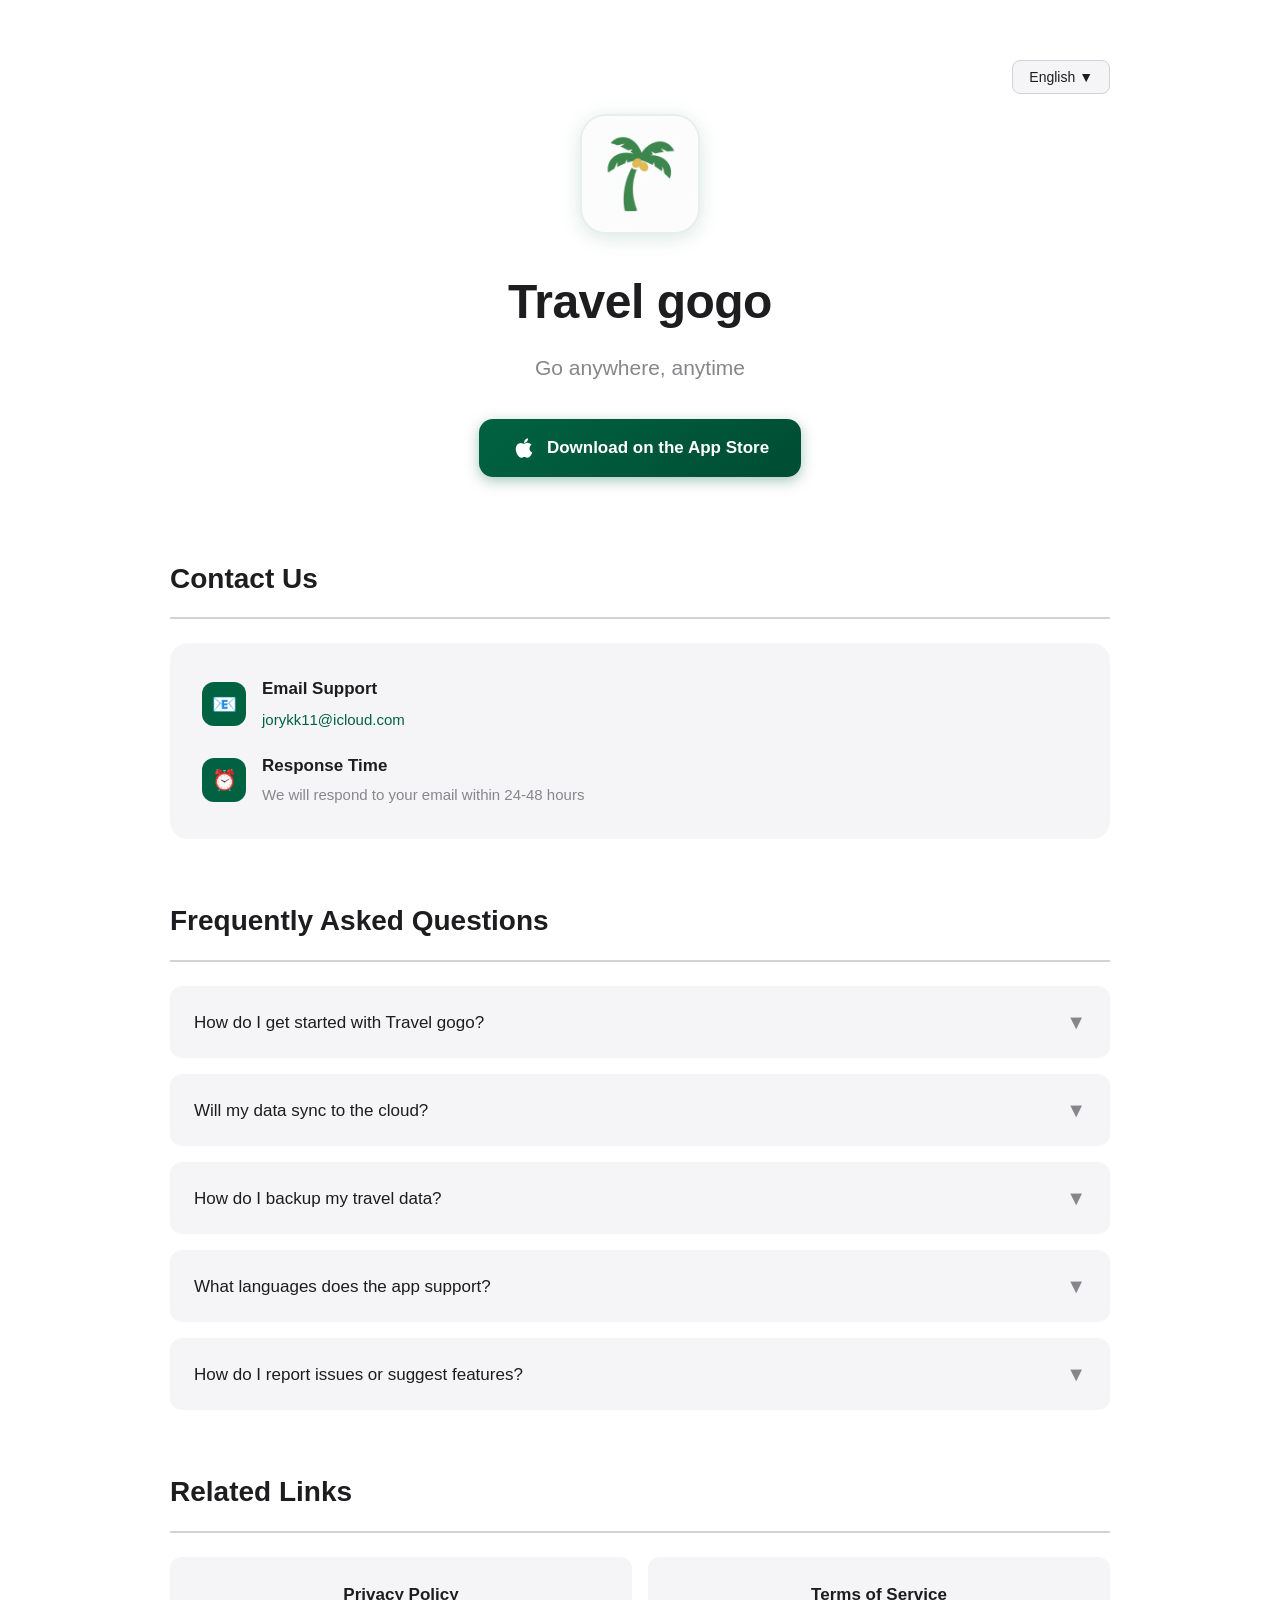
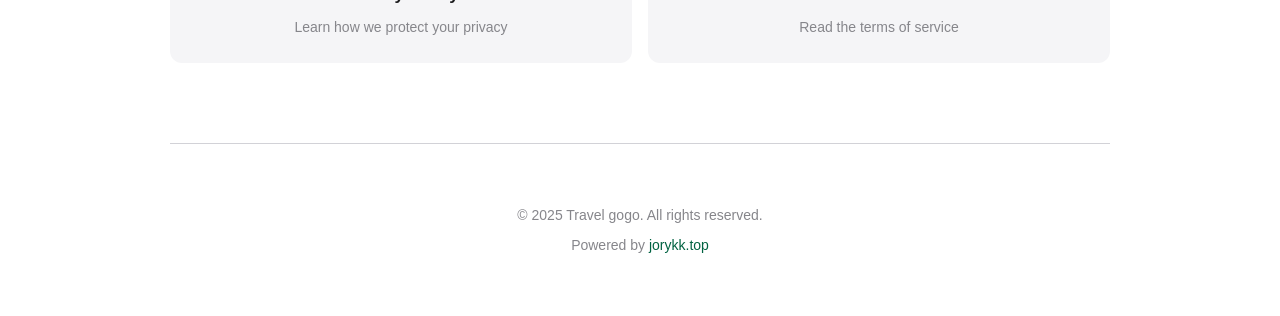
<file: support.html>
<!DOCTYPE html>
<html lang="en">
<head>
    <meta charset="UTF-8">
    <meta name="viewport" content="width=device-width, initial-scale=1.0">
    <meta name="description" content="Travel gogo - Your Travel Companion. Packing lists, itinerary planning, expense tracking, all in one place.">
    <title>Travel gogo - Support & Help</title>
    <link rel="icon" href="app-logo.png">
    <style>
        * {
            margin: 0;
            padding: 0;
            box-sizing: border-box;
        }

        :root {
            --primary-color: #006241;
            --secondary-color: #00864F;
            --text-primary: #1D1D1F;
            --text-secondary: #86868B;
            --bg-color: #FFFFFF;
            --bg-secondary: #F5F5F7;
            --border-color: #D2D2D7;
            --shadow: 0 4px 20px rgba(0, 0, 0, 0.08);
        }

        @media (prefers-color-scheme: dark) {
            :root {
                --primary-color: #00864F;
                --secondary-color: #006241;
                --text-primary: #F5F5F7;
                --text-secondary: #86868B;
                --bg-color: #1D1D1F;
                --bg-secondary: #2C2C2E;
                --border-color: #38383A;
            }
        }

        body {
            font-family: -apple-system, BlinkMacSystemFont, "Segoe UI", Roboto, "Helvetica Neue", Arial, sans-serif;
            line-height: 1.6;
            color: var(--text-primary);
            background-color: var(--bg-color);
            transition: background-color 0.3s ease, color 0.3s ease;
        }

        .container {
            max-width: 980px;
            margin: 0 auto;
            padding: 60px 20px;
        }

        .lang-switcher {
            text-align: right;
            margin-bottom: 20px;
        }

        .lang-switcher button {
            background: var(--bg-secondary);
            border: 1px solid var(--border-color);
            color: var(--text-primary);
            padding: 8px 16px;
            border-radius: 8px;
            cursor: pointer;
            font-size: 14px;
            transition: all 0.2s ease;
        }

        .lang-switcher button:hover {
            background: #006241;
            color: white;
            border-color: #006241;
        }

        /* 语言选择弹窗样式 */
        .lang-modal {
            display: none;
            position: fixed;
            top: 0;
            left: 0;
            width: 100%;
            height: 100%;
            background: rgba(0, 0, 0, 0.5);
            z-index: 1000;
            align-items: center;
            justify-content: center;
        }

        .lang-modal.active {
            display: flex;
        }

        .lang-modal-content {
            background: var(--bg-color);
            border-radius: 16px;
            padding: 24px;
            max-width: 400px;
            width: 90%;
            max-height: 80vh;
            overflow-y: auto;
            box-shadow: 0 8px 32px rgba(0, 0, 0, 0.2);
            animation: modalFadeIn 0.3s ease;
        }

        @keyframes modalFadeIn {
            from {
                opacity: 0;
                transform: scale(0.9);
            }
            to {
                opacity: 1;
                transform: scale(1);
            }
        }

        .lang-modal-header {
            display: flex;
            justify-content: space-between;
            align-items: center;
            margin-bottom: 20px;
            padding-bottom: 16px;
            border-bottom: 1px solid var(--border-color);
        }

        .lang-modal-header h3 {
            font-size: 20px;
            font-weight: 600;
            margin: 0;
        }

        .lang-modal-close {
            background: none;
            border: none;
            font-size: 24px;
            cursor: pointer;
            color: var(--text-secondary);
            padding: 0;
            width: 32px;
            height: 32px;
            display: flex;
            align-items: center;
            justify-content: center;
            border-radius: 8px;
            transition: all 0.2s ease;
        }

        .lang-modal-close:hover {
            background: var(--bg-secondary);
            color: var(--text-primary);
        }

        .lang-options {
            display: grid;
            grid-template-columns: repeat(auto-fill, minmax(140px, 1fr));
            gap: 8px;
        }

        .lang-option {
            background: var(--bg-secondary);
            border: 1px solid var(--border-color);
            color: var(--text-primary);
            padding: 12px 16px;
            border-radius: 8px;
            cursor: pointer;
            font-size: 14px;
            text-align: center;
            transition: all 0.2s ease;
        }

        .lang-option:hover {
            background: var(--primary-color);
            color: white;
            border-color: var(--primary-color);
            transform: translateY(-2px);
        }

        .lang-option.active {
            background: var(--primary-color);
            color: white;
            border-color: var(--primary-color);
        }

        header {
            text-align: center;
            margin-bottom: 80px;
            animation: fadeInUp 0.6s ease-out;
        }

        .app-logo {
            width: 120px;
            height: 120px;
            margin: 0 auto 30px;
            background: white;
            border-radius: 26px;
            display: flex;
            align-items: center;
            justify-content: center;
            box-shadow: 0 4px 20px rgba(0, 98, 65, 0.15);
            overflow: hidden;
            border: 2px solid rgba(0, 98, 65, 0.1);
        }

        .app-logo img {
            width: 100%;
            height: 100%;
            object-fit: contain;
        }

        h1 {
            font-size: 48px;
            font-weight: 600;
            margin-bottom: 10px;
            letter-spacing: -0.5px;
        }

        .subtitle {
            font-size: 21px;
            color: var(--text-secondary);
            font-weight: 400;
        }

        .app-store-button {
            display: inline-flex;
            align-items: center;
            justify-content: center;
            gap: 10px;
            background: linear-gradient(135deg, #006241 0%, #004d33 100%);
            color: white;
            text-decoration: none;
            padding: 15px 32px;
            border-radius: 14px;
            font-size: 17px;
            font-weight: 600;
            margin-top: 35px;
            transition: all 0.3s cubic-bezier(0.4, 0, 0.2, 1);
            box-shadow: 0 4px 14px rgba(0, 98, 65, 0.35);
            border: none;
            cursor: pointer;
            position: relative;
            overflow: hidden;
        }

        .app-store-button::before {
            content: '';
            position: absolute;
            top: 0;
            left: -100%;
            width: 100%;
            height: 100%;
            background: linear-gradient(90deg, transparent, rgba(255, 255, 255, 0.2), transparent);
            transition: left 0.5s;
        }

        .app-store-button:hover::before {
            left: 100%;
        }

        .app-store-button:hover {
            transform: translateY(-3px) scale(1.02);
            box-shadow: 0 8px 24px rgba(0, 98, 65, 0.45);
            background: linear-gradient(135deg, #00864F 0%, #006241 100%);
        }

        .app-store-button:active {
            transform: translateY(-1px) scale(1);
            box-shadow: 0 4px 12px rgba(0, 98, 65, 0.35);
        }

        .app-store-icon {
            width: 26px;
            height: 26px;
            display: inline-block;
            background: url("data:image/svg+xml,%3Csvg xmlns='http://www.w3.org/2000/svg' viewBox='0 0 24 24' fill='white'%3E%3Cpath d='M17.05 20.28c-.98.95-2.05.88-3.08.4-1.09-.5-2.08-.48-3.24 0-1.44.62-2.2.44-3.06-.4C2.79 15.25 3.51 7.59 9.05 7.31c1.35.07 2.29.74 3.08.8 1.18-.24 2.31-.93 3.57-.84 1.51.12 2.65.72 3.4 1.8-3.12 1.87-2.38 5.98.48 7.13-.57 1.5-1.31 2.99-2.54 4.09l.01-.01zM12.03 7.25c-.15-2.23 1.66-4.07 3.74-4.25.29 2.58-2.34 4.5-3.74 4.25z'/%3E%3C/svg%3E") no-repeat center;
            background-size: contain;
            flex-shrink: 0;
        }

        @media (max-width: 768px) {
            .app-store-button {
                padding: 13px 26px;
                font-size: 16px;
                margin-top: 25px;
            }

            .app-store-icon {
                width: 22px;
                height: 22px;
            }
        }

        .section {
            margin-bottom: 60px;
            animation: fadeInUp 0.6s ease-out;
            animation-fill-mode: both;
        }

        .section:nth-child(2) { animation-delay: 0.1s; }
        .section:nth-child(3) { animation-delay: 0.2s; }
        .section:nth-child(4) { animation-delay: 0.3s; }

        .section-title {
            font-size: 28px;
            font-weight: 600;
            margin-bottom: 24px;
            padding-bottom: 16px;
            border-bottom: 2px solid var(--border-color);
        }

        .contact-card {
            background: var(--bg-secondary);
            border-radius: 18px;
            padding: 32px;
            margin-bottom: 24px;
            transition: transform 0.2s ease, box-shadow 0.2s ease;
        }

        .contact-card:hover {
            transform: translateY(-2px);
            box-shadow: var(--shadow);
        }

        .contact-item {
            display: flex;
            align-items: center;
            margin-bottom: 20px;
        }

        .contact-item:last-child {
            margin-bottom: 0;
        }

        .contact-icon {
            width: 44px;
            height: 44px;
            background: var(--primary-color);
            border-radius: 12px;
            display: flex;
            align-items: center;
            justify-content: center;
            margin-right: 16px;
            color: white;
            font-size: 20px;
        }

        .contact-info h3 {
            font-size: 17px;
            font-weight: 600;
            margin-bottom: 4px;
        }

        .contact-info a {
            color: var(--primary-color);
            text-decoration: none;
            font-size: 15px;
            transition: opacity 0.2s ease;
        }

        .contact-info a:hover {
            opacity: 0.7;
        }

        .faq-item {
            background: var(--bg-secondary);
            border-radius: 12px;
            margin-bottom: 16px;
            overflow: hidden;
            transition: all 0.3s ease;
        }

        .faq-question {
            padding: 20px 24px;
            cursor: pointer;
            display: flex;
            justify-content: space-between;
            align-items: center;
            font-size: 17px;
            font-weight: 500;
            user-select: none;
        }

        .faq-question:hover {
            background: rgba(0, 0, 0, 0.03);
        }

        @media (prefers-color-scheme: dark) {
            .faq-question:hover {
                background: rgba(255, 255, 255, 0.05);
            }
        }

        .faq-icon {
            transition: transform 0.3s ease;
            color: var(--text-secondary);
            font-size: 20px;
        }

        .faq-item.active .faq-icon {
            transform: rotate(180deg);
        }

        .faq-answer {
            max-height: 0;
            overflow: hidden;
            transition: max-height 0.3s ease;
            padding: 0 24px;
            color: var(--text-secondary);
            font-size: 15px;
            line-height: 1.6;
        }

        .faq-item.active .faq-answer {
            max-height: 500px;
            padding: 0 24px 20px;
        }

        .link-card {
            display: grid;
            grid-template-columns: repeat(auto-fit, minmax(250px, 1fr));
            gap: 16px;
            margin-top: 24px;
        }

        .link-item {
            background: var(--bg-secondary);
            border-radius: 12px;
            padding: 24px;
            text-align: center;
            text-decoration: none;
            color: var(--text-primary);
            transition: all 0.2s ease;
            display: block;
        }

        .link-item:hover {
            transform: translateY(-2px);
            box-shadow: var(--shadow);
            background: #006241;
            color: white;
        }

        .link-item h3 {
            font-size: 17px;
            font-weight: 600;
            margin-bottom: 8px;
        }

        .link-item p {
            font-size: 14px;
            color: var(--text-secondary);
            margin: 0;
        }

        .link-item:hover p {
            color: rgba(255, 255, 255, 0.9);
        }

        footer {
            text-align: center;
            padding-top: 60px;
            margin-top: 80px;
            border-top: 1px solid var(--border-color);
            color: var(--text-secondary);
            font-size: 14px;
        }

        @keyframes fadeInUp {
            from {
                opacity: 0;
                transform: translateY(20px);
            }
            to {
                opacity: 1;
                transform: translateY(0);
            }
        }

        @media (max-width: 768px) {
            .container {
                padding: 40px 16px;
            }

            h1 {
                font-size: 36px;
            }

            .subtitle {
                font-size: 18px;
            }

            .section-title {
                font-size: 24px;
            }

            .contact-card {
                padding: 24px;
            }
        }

        /* 语言切换由 JavaScript 控制，不在这里设置默认样式 */
    </style>
</head>
<body>
    <div class="container">
        <div class="lang-switcher">
            <button onclick="openLangModal()" class="lang-btn" id="langToggleBtn">
                <span id="currentLangText">English</span> ▼
            </button>
        </div>

        <!-- 语言选择弹窗 -->
        <div class="lang-modal" id="langModal" onclick="closeLangModalOnBackdrop(event)">
            <div class="lang-modal-content" onclick="event.stopPropagation()">
                <div class="lang-modal-header">
                    <h3 data-lang="en">Select Language</h3>
                    <h3 data-lang="zh">选择语言</h3>
                    <h3 data-lang="ja">言語を選択</h3>
                    <h3 data-lang="ko">언어 선택</h3>
                    <h3 data-lang="es">Seleccionar idioma</h3>
                    <h3 data-lang="fr">Sélectionner la langue</h3>
                    <h3 data-lang="de">Sprache auswählen</h3>
                    <h3 data-lang="ru">Выбрать язык</h3>
                    <h3 data-lang="pt">Selecionar idioma</h3>
                    <h3 data-lang="vi">Chọn ngôn ngữ</h3>
                    <h3 data-lang="th">เลือกภาษา</h3>
                    <h3 data-lang="ar">اختر اللغة</h3>
                    <h3 data-lang="zh-TW">選擇語言</h3>
                    <h3 data-lang="id">Pilih Bahasa</h3>
                    <button class="lang-modal-close" onclick="closeLangModal()">×</button>
                </div>
                <div class="lang-options">
                    <div class="lang-option" onclick="selectLang('en')" data-lang="en">English</div>
                    <div class="lang-option" onclick="selectLang('zh')" data-lang="zh">中文</div>
                    <div class="lang-option" onclick="selectLang('zh-TW')" data-lang="zh-TW">繁體中文</div>
                    <div class="lang-option" onclick="selectLang('ja')" data-lang="ja">日本語</div>
                    <div class="lang-option" onclick="selectLang('ko')" data-lang="ko">한국어</div>
                    <div class="lang-option" onclick="selectLang('es')" data-lang="es">Español</div>
                    <div class="lang-option" onclick="selectLang('fr')" data-lang="fr">Français</div>
                    <div class="lang-option" onclick="selectLang('de')" data-lang="de">Deutsch</div>
                    <div class="lang-option" onclick="selectLang('ru')" data-lang="ru">Русский</div>
                    <div class="lang-option" onclick="selectLang('pt')" data-lang="pt">Português</div>
                    <div class="lang-option" onclick="selectLang('vi')" data-lang="vi">Tiếng Việt</div>
                    <div class="lang-option" onclick="selectLang('th')" data-lang="th">ไทย</div>
                    <div class="lang-option" onclick="selectLang('ar')" data-lang="ar">العربية</div>
                    <div class="lang-option" onclick="selectLang('id')" data-lang="id">Bahasa Indonesia</div>
                </div>
            </div>
        </div>

        <header>
            <div class="app-logo">
                <img src="app-logo.png" alt="Travel gogo">
            </div>
            <h1 data-lang="en">Travel gogo</h1>
            <h1 data-lang="zh">出行gogo</h1>
            <h1 data-lang="ja">Travel gogo</h1>
            <h1 data-lang="ko">여행gogo</h1>
            <h1 data-lang="es">Viaje gogo</h1>
            <h1 data-lang="fr">Voyage gogo</h1>
            <h1 data-lang="de">Reise gogo</h1>
            <h1 data-lang="ru">Поездка gogo</h1>
            <h1 data-lang="pt">Viagem gogo</h1>
            <h1 data-lang="vi">Du lịch gogo</h1>
            <h1 data-lang="th">ท่องเที่ยว gogo</h1>
            <h1 data-lang="ar">السفر gogo</h1>
            <h1 data-lang="zh-TW">出行gogo</h1>
            <h1 data-lang="id">Travel gogo</h1>
            <p class="subtitle" data-lang="en">Go anywhere, anytime</p>
            <p class="subtitle" data-lang="zh">世界再大，我也要go</p>
            <p class="subtitle" data-lang="ja">どこへでも、いつでも</p>
            <p class="subtitle" data-lang="ko">어디서나, 언제든지</p>
            <p class="subtitle" data-lang="es">Ve a cualquier lugar, en cualquier momento</p>
            <p class="subtitle" data-lang="fr">Allez n'importe où, n'importe quand</p>
            <p class="subtitle" data-lang="de">Überall hin, jederzeit</p>
            <p class="subtitle" data-lang="ru">Куда угодно, когда угодно</p>
            <p class="subtitle" data-lang="pt">Vá a qualquer lugar, a qualquer hora</p>
            <p class="subtitle" data-lang="vi">Đi bất cứ đâu, bất cứ lúc nào</p>
            <p class="subtitle" data-lang="th">ไปทุกที่ทุกเวลา</p>
            <p class="subtitle" data-lang="ar">اذهب إلى أي مكان، في أي وقت</p>
            <p class="subtitle" data-lang="zh-TW">世界再大，我也要go</p>
            <p class="subtitle" data-lang="id">Pergi ke mana saja, kapan saja</p>
            
            <a href="https://apps.apple.com/app/id6754779604" class="app-store-button" target="_blank" rel="noopener noreferrer">
                <span class="app-store-icon"></span>
                <span data-lang="en">Download on the App Store</span>
                <span data-lang="zh">在 App Store 下载</span>
                <span data-lang="ja">App Storeでダウンロード</span>
                <span data-lang="ko">App Store에서 다운로드</span>
                <span data-lang="es">Descargar en App Store</span>
                <span data-lang="fr">Télécharger sur l'App Store</span>
                <span data-lang="de">Im App Store herunterladen</span>
                <span data-lang="ru">Скачать в App Store</span>
                <span data-lang="pt">Baixar na App Store</span>
                <span data-lang="vi">Tải xuống trên App Store</span>
                <span data-lang="th">ดาวน์โหลดบน App Store</span>
                <span data-lang="ar">تنزيل من App Store</span>
                <span data-lang="zh-TW">在 App Store 下載</span>
                <span data-lang="id">Unduh di App Store</span>
            </a>
        </header>

        <section class="section">
            <h2 class="section-title" data-lang="en">Contact Us</h2>
            <h2 class="section-title" data-lang="zh">联系我们</h2>
            <h2 class="section-title" data-lang="ja">お問い合わせ</h2>
            <h2 class="section-title" data-lang="ko">문의하기</h2>
            <h2 class="section-title" data-lang="es">Contáctenos</h2>
            <h2 class="section-title" data-lang="fr">Nous Contacter</h2>
            <h2 class="section-title" data-lang="de">Kontaktieren Sie uns</h2>
            <h2 class="section-title" data-lang="ru">Свяжитесь с нами</h2>
            <h2 class="section-title" data-lang="pt">Entre em Contato</h2>
            <h2 class="section-title" data-lang="vi">Liên Hệ Với Chúng Tôi</h2>
            <h2 class="section-title" data-lang="th">ติดต่อเรา</h2>
            <h2 class="section-title" data-lang="ar">اتصل بنا</h2>
            <h2 class="section-title" data-lang="zh-TW">聯繫我們</h2>
            <h2 class="section-title" data-lang="id">Hubungi Kami</h2>
            <div class="contact-card">
                <div class="contact-item">
                    <div class="contact-icon">📧</div>
                    <div class="contact-info">
                        <h3 data-lang="en">Email Support</h3>
                        <h3 data-lang="zh">邮箱支持</h3>
                        <h3 data-lang="ja">メールサポート</h3>
                        <h3 data-lang="ko">이메일 지원</h3>
                        <h3 data-lang="es">Soporte por correo electrónico</h3>
                        <h3 data-lang="fr">Support par e-mail</h3>
                        <h3 data-lang="de">E-Mail-Support</h3>
                        <h3 data-lang="ru">Поддержка по электронной почте</h3>
                        <h3 data-lang="pt">Suporte por e-mail</h3>
                        <h3 data-lang="vi">Hỗ trợ qua email</h3>
                        <h3 data-lang="th">การสนับสนุนทางอีเมล</h3>
                        <h3 data-lang="ar">دعم البريد الإلكتروني</h3>
                        <h3 data-lang="zh-TW">郵箱支持</h3>
                        <h3 data-lang="id">Dukungan Email</h3>
                        <a href="mailto:jorykk11@icloud.com">jorykk11@icloud.com</a>
                    </div>
                </div>
                <div class="contact-item">
                    <div class="contact-icon">⏰</div>
                    <div class="contact-info">
                        <h3 data-lang="en">Response Time</h3>
                        <h3 data-lang="zh">响应时间</h3>
                        <h3 data-lang="ja">応答時間</h3>
                        <h3 data-lang="ko">응답 시간</h3>
                        <h3 data-lang="es">Tiempo de respuesta</h3>
                        <h3 data-lang="fr">Temps de réponse</h3>
                        <h3 data-lang="de">Antwortzeit</h3>
                        <h3 data-lang="ru">Время ответа</h3>
                        <h3 data-lang="pt">Tempo de resposta</h3>
                        <h3 data-lang="vi">Thời gian phản hồi</h3>
                        <h3 data-lang="th">เวลาในการตอบกลับ</h3>
                        <h3 data-lang="ar">وقت الاستجابة</h3>
                        <h3 data-lang="zh-TW">響應時間</h3>
                        <h3 data-lang="id">Waktu Respon</h3>
                        <p style="color: var(--text-secondary); font-size: 15px; margin: 0;" data-lang="en">We will respond to your email within 24-48 hours</p>
                        <p style="color: var(--text-secondary); font-size: 15px; margin: 0;" data-lang="zh">我们会在 24-48 小时内回复您的邮件</p>
                        <p style="color: var(--text-secondary); font-size: 15px; margin: 0;" data-lang="ja">24-48時間以内にメールに返信いたします</p>
                        <p style="color: var(--text-secondary); font-size: 15px; margin: 0;" data-lang="ko">24-48시간 이내에 이메일로 답변해드리겠습니다</p>
                        <p style="color: var(--text-secondary); font-size: 15px; margin: 0;" data-lang="es">Responderemos a su correo electrónico en 24-48 horas</p>
                        <p style="color: var(--text-secondary); font-size: 15px; margin: 0;" data-lang="fr">Nous répondrons à votre e-mail dans les 24 à 48 heures</p>
                        <p style="color: var(--text-secondary); font-size: 15px; margin: 0;" data-lang="de">Wir werden Ihre E-Mail innerhalb von 24-48 Stunden beantworten</p>
                        <p style="color: var(--text-secondary); font-size: 15px; margin: 0;" data-lang="ru">Мы ответим на ваше письмо в течение 24-48 часов</p>
                        <p style="color: var(--text-secondary); font-size: 15px; margin: 0;" data-lang="pt">Responderemos ao seu e-mail em 24-48 horas</p>
                        <p style="color: var(--text-secondary); font-size: 15px; margin: 0;" data-lang="vi">Chúng tôi sẽ trả lời email của bạn trong vòng 24-48 giờ</p>
                        <p style="color: var(--text-secondary); font-size: 15px; margin: 0;" data-lang="th">เราจะตอบกลับอีเมลของคุณภายใน 24-48 ชั่วโมง</p>
                        <p style="color: var(--text-secondary); font-size: 15px; margin: 0;" data-lang="ar">سنرد على بريدك الإلكتروني خلال 24-48 ساعة</p>
                        <p style="color: var(--text-secondary); font-size: 15px; margin: 0;" data-lang="zh-TW">我們會在 24-48 小時內回覆您的郵件</p>
                        <p style="color: var(--text-secondary); font-size: 15px; margin: 0;" data-lang="id">Kami akan merespons email Anda dalam 24-48 jam</p>
                    </div>
                </div>
            </div>
        </section>

        <section class="section">
            <h2 class="section-title" data-lang="en">Frequently Asked Questions</h2>
            <h2 class="section-title" data-lang="zh">常见问题</h2>
            <h2 class="section-title" data-lang="ja">よくある質問</h2>
            <h2 class="section-title" data-lang="ko">자주 묻는 질문</h2>
            <h2 class="section-title" data-lang="es">Preguntas Frecuentes</h2>
            <h2 class="section-title" data-lang="fr">Questions Fréquentes</h2>
            <h2 class="section-title" data-lang="de">Häufig gestellte Fragen</h2>
            <h2 class="section-title" data-lang="ru">Часто задаваемые вопросы</h2>
            <h2 class="section-title" data-lang="pt">Perguntas Frequentes</h2>
            <h2 class="section-title" data-lang="vi">Câu Hỏi Thường Gặp</h2>
            <h2 class="section-title" data-lang="th">คำถามที่พบบ่อย</h2>
            <h2 class="section-title" data-lang="ar">الأسئلة الشائعة</h2>
            <h2 class="section-title" data-lang="zh-TW">常見問題</h2>
            <h2 class="section-title" data-lang="id">Pertanyaan yang Sering Diajukan</h2>
            
            <div class="faq-item">
                <div class="faq-question">
                    <span data-lang="en">How do I get started with Travel gogo?</span>
                    <span data-lang="zh">如何开始使用 Travel gogo？</span>
                    <span data-lang="ja">Travel gogoの使い始め方は？</span>
                    <span data-lang="ko">Travel gogo를 어떻게 시작하나요?</span>
                    <span data-lang="es">¿Cómo empiezo con Travel gogo?</span>
                    <span data-lang="fr">Comment commencer avec Travel gogo ?</span>
                    <span data-lang="de">Wie fange ich mit Travel gogo an?</span>
                    <span data-lang="ru">Как начать работу с Travel gogo?</span>
                    <span data-lang="pt">Como começar com Travel gogo?</span>
                    <span data-lang="vi">Làm thế nào để bắt đầu với Travel gogo?</span>
                    <span data-lang="th">ฉันจะเริ่มใช้ Travel gogo ได้อย่างไร?</span>
                    <span data-lang="ar">كيف أبدأ مع Travel gogo؟</span>
                    <span data-lang="zh-TW">如何開始使用 Travel gogo？</span>
                    <span data-lang="id">Bagaimana cara memulai dengan Travel gogo?</span>
                    <span class="faq-icon">▼</span>
                </div>
                <div class="faq-answer">
                    <p data-lang="en">When you first open the app, you'll see an onboarding interface. Follow the prompts to create your first trip, then you can start adding packing lists, planning itineraries, and recording expenses.</p>
                    <p data-lang="zh">首次打开应用时，您会看到引导界面。按照提示创建您的第一个旅行，然后就可以开始添加打包清单、规划行程和记录费用了。</p>
                    <p data-lang="ja">アプリを初めて開くと、オンボーディングインターフェースが表示されます。プロンプトに従って最初の旅行を作成し、その後、荷物リストの追加、旅程の計画、費用の記録を開始できます。</p>
                    <p data-lang="ko">앱을 처음 열면 온보딩 인터페이스가 표시됩니다. 프롬프트에 따라 첫 번째 여행을 만든 다음 짐 체크리스트 추가, 일정 계획, 경비 기록을 시작할 수 있습니다.</p>
                    <p data-lang="es">Cuando abra la aplicación por primera vez, verá una interfaz de incorporación. Siga las indicaciones para crear su primer viaje, luego puede comenzar a agregar listas de equipaje, planificar itinerarios y registrar gastos.</p>
                    <p data-lang="fr">Lorsque vous ouvrez l'application pour la première fois, vous verrez une interface d'intégration. Suivez les invites pour créer votre premier voyage, puis vous pouvez commencer à ajouter des listes de bagages, planifier des itinéraires et enregistrer des dépenses.</p>
                    <p data-lang="de">Wenn Sie die App zum ersten Mal öffnen, sehen Sie eine Einführungsoberfläche. Befolgen Sie die Aufforderungen, um Ihre erste Reise zu erstellen, dann können Sie beginnen, Packlisten hinzuzufügen, Reiserouten zu planen und Ausgaben zu erfassen.</p>
                    <p data-lang="ru">Когда вы впервые откроете приложение, вы увидите интерфейс онбординга. Следуйте инструкциям, чтобы создать свою первую поездку, затем вы можете начать добавлять списки вещей, планировать маршруты и записывать расходы.</p>
                    <p data-lang="pt">Quando você abrir o aplicativo pela primeira vez, verá uma interface de integração. Siga as instruções para criar sua primeira viagem, depois você pode começar a adicionar listas de bagagem, planejar itinerários e registrar despesas.</p>
                    <p data-lang="vi">Khi bạn mở ứng dụng lần đầu tiên, bạn sẽ thấy giao diện hướng dẫn. Làm theo hướng dẫn để tạo chuyến đi đầu tiên của bạn, sau đó bạn có thể bắt đầu thêm danh sách hành lý, lập kế hoạch lịch trình và ghi lại chi phí.</p>
                    <p data-lang="th">เมื่อคุณเปิดแอปครั้งแรก คุณจะเห็นอินเทอร์เฟซเริ่มต้นใช้งาน ทำตามคำแนะนำเพื่อสร้างทริปแรกของคุณ จากนั้นคุณสามารถเริ่มเพิ่มรายการสัมภาระ วางแผนเส้นทาง และบันทึกค่าใช้จ่าย</p>
                    <p data-lang="ar">عندما تفتح التطبيق لأول مرة، سترى واجهة البدء. اتبع التعليمات لإنشاء رحلتك الأولى، ثم يمكنك البدء في إضافة قوائم الأمتعة وتخطيط المسارات وتسجيل النفقات.</p>
                    <p data-lang="zh-TW">首次打開應用時，您會看到引導介面。按照提示建立您的第一個旅行，然後就可以開始新增打包清單、規劃行程和記錄費用了。</p>
                    <p data-lang="id">Saat pertama kali membuka aplikasi, Anda akan melihat antarmuka onboarding. Ikuti petunjuk untuk membuat perjalanan pertama Anda, lalu Anda dapat mulai menambahkan daftar packing, merencanakan itinerary, dan mencatat pengeluaran.</p>
                </div>
            </div>

            <div class="faq-item">
                <div class="faq-question">
                    <span data-lang="en">Will my data sync to the cloud?</span>
                    <span data-lang="zh">我的数据会同步到云端吗？</span>
                    <span data-lang="ja">データはクラウドに同期されますか？</span>
                    <span data-lang="ko">내 데이터가 클라우드에 동기화되나요?</span>
                    <span data-lang="es">¿Se sincronizarán mis datos con la nube?</span>
                    <span data-lang="fr">Mes données seront-elles synchronisées avec le cloud ?</span>
                    <span data-lang="de">Werden meine Daten mit der Cloud synchronisiert?</span>
                    <span data-lang="ru">Будут ли мои данные синхронизироваться с облаком?</span>
                    <span data-lang="pt">Meus dados serão sincronizados com a nuvem?</span>
                    <span data-lang="vi">Dữ liệu của tôi có được đồng bộ với đám mây không?</span>
                    <span data-lang="th">ข้อมูลของฉันจะซิงค์กับคลาวด์หรือไม่?</span>
                    <span data-lang="ar">هل سيتم مزامنة بياناتي مع السحابة؟</span>
                    <span data-lang="zh-TW">我的資料會同步到雲端嗎？</span>
                    <span data-lang="id">Apakah data saya akan disinkronkan ke cloud?</span>
                    <span class="faq-icon">▼</span>
                </div>
                <div class="faq-answer">
                    <p data-lang="en">Currently, Travel gogo uses local storage, and your data is securely stored on your device.</p>
                    <p data-lang="zh">目前 Travel gogo 使用本地存储，您的数据安全地保存在您的设备上。</p>
                    <p data-lang="ja">現在、Travel gogoはローカルストレージを使用しており、データはデバイスに安全に保存されています。</p>
                    <p data-lang="ko">현재 Travel gogo는 로컬 스토리지를 사용하며 데이터는 기기에 안전하게 저장됩니다.</p>
                    <p data-lang="es">Actualmente, Travel gogo usa almacenamiento local y sus datos se almacenan de forma segura en su dispositivo.</p>
                    <p data-lang="fr">Actuellement, Travel gogo utilise le stockage local et vos données sont stockées en toute sécurité sur votre appareil.</p>
                    <p data-lang="de">Derzeit verwendet Travel gogo lokalen Speicher und Ihre Daten werden sicher auf Ihrem Gerät gespeichert.</p>
                    <p data-lang="ru">В настоящее время Travel gogo использует локальное хранилище, и ваши данные безопасно хранятся на вашем устройстве.</p>
                    <p data-lang="pt">Atualmente, Travel gogo usa armazenamento local e seus dados são armazenados com segurança em seu dispositivo.</p>
                    <p data-lang="vi">Hiện tại, Travel gogo sử dụng lưu trữ cục bộ và dữ liệu của bạn được lưu trữ an toàn trên thiết bị của bạn.</p>
                    <p data-lang="th">ปัจจุบัน Travel gogo ใช้การจัดเก็บข้อมูลในเครื่อง และข้อมูลของคุณจะถูกเก็บไว้อย่างปลอดภัยในอุปกรณ์ของคุณ</p>
                    <p data-lang="ar">حالياً، يستخدم Travel gogo التخزين المحلي وتتم تخزين بياناتك بأمان على جهازك.</p>
                    <p data-lang="zh-TW">目前 Travel gogo 使用本地儲存，您的資料安全地儲存在您的裝置上。</p>
                    <p data-lang="id">Saat ini, Travel gogo menggunakan penyimpanan lokal, dan data Anda disimpan dengan aman di perangkat Anda.</p>
                </div>
            </div>

            <div class="faq-item">
                <div class="faq-question">
                    <span data-lang="en">How do I backup my travel data?</span>
                    <span data-lang="zh">如何备份我的旅行数据？</span>
                    <span data-lang="ja">旅行データをバックアップする方法は？</span>
                    <span data-lang="ko">여행 데이터를 어떻게 백업하나요?</span>
                    <span data-lang="es">¿Cómo respaldo mis datos de viaje?</span>
                    <span data-lang="fr">Comment sauvegarder mes données de voyage ?</span>
                    <span data-lang="de">Wie sichere ich meine Reisedaten?</span>
                    <span data-lang="ru">Как сделать резервную копию моих данных о поездке?</span>
                    <span data-lang="pt">Como faço backup dos meus dados de viagem?</span>
                    <span data-lang="vi">Làm thế nào để sao lưu dữ liệu du lịch của tôi?</span>
                    <span data-lang="th">ฉันจะสำรองข้อมูลการเดินทางของฉันได้อย่างไร?</span>
                    <span data-lang="ar">كيف أقوم بعمل نسخة احتياطية من بيانات السفر الخاصة بي؟</span>
                    <span data-lang="zh-TW">如何備份我的旅行資料？</span>
                    <span data-lang="id">Bagaimana cara mencadangkan data perjalanan saya?</span>
                    <span class="faq-icon">▼</span>
                </div>
                <div class="faq-answer">
                    <p data-lang="en">You can export your travel data through the app's share feature. Click the share button on the trip details page, then choose to save or send to other apps for backup.</p>
                    <p data-lang="zh">您可以通过应用的分享功能导出旅行数据。在旅行详情页面点击分享按钮，选择保存或发送到其他应用进行备份。</p>
                    <p data-lang="ja">アプリの共有機能を通じて旅行データをエクスポートできます。旅行詳細ページの共有ボタンをクリックし、保存または他のアプリに送信してバックアップを選択します。</p>
                    <p data-lang="ko">앱의 공유 기능을 통해 여행 데이터를 내보낼 수 있습니다. 여행 세부 정보 페이지에서 공유 버튼을 클릭한 다음 백업을 위해 저장하거나 다른 앱으로 보내도록 선택합니다.</p>
                    <p data-lang="es">Puede exportar sus datos de viaje a través de la función de compartir de la aplicación. Haga clic en el botón de compartir en la página de detalles del viaje, luego elija guardar o enviar a otras aplicaciones para hacer una copia de seguridad.</p>
                    <p data-lang="fr">Vous pouvez exporter vos données de voyage via la fonction de partage de l'application. Cliquez sur le bouton de partage sur la page des détails du voyage, puis choisissez d'enregistrer ou d'envoyer à d'autres applications pour la sauvegarde.</p>
                    <p data-lang="de">Sie können Ihre Reisedaten über die Freigabefunktion der App exportieren. Klicken Sie auf die Schaltfläche "Teilen" auf der Seite mit den Reisedetails und wählen Sie dann Speichern oder Senden an andere Apps für die Sicherung.</p>
                    <p data-lang="ru">Вы можете экспортировать свои данные о поездке через функцию обмена приложения. Нажмите кнопку "Поделиться" на странице деталей поездки, затем выберите сохранение или отправку в другие приложения для резервного копирования.</p>
                    <p data-lang="pt">Você pode exportar seus dados de viagem através do recurso de compartilhamento do aplicativo. Clique no botão de compartilhar na página de detalhes da viagem e escolha salvar ou enviar para outros aplicativos para backup.</p>
                    <p data-lang="vi">Bạn có thể xuất dữ liệu du lịch của mình thông qua tính năng chia sẻ của ứng dụng. Nhấp vào nút chia sẻ trên trang chi tiết chuyến đi, sau đó chọn lưu hoặc gửi đến các ứng dụng khác để sao lưu.</p>
                    <p data-lang="th">คุณสามารถส่งออกข้อมูลการเดินทางของคุณผ่านฟีเจอร์แชร์ของแอป คลิกปุ่มแชร์บนหน้ารายละเอียดทริป แล้วเลือกบันทึกหรือส่งไปยังแอปอื่นๆ เพื่อสำรองข้อมูล</p>
                    <p data-lang="ar">يمكنك تصدير بيانات السفر الخاصة بك من خلال ميزة المشاركة في التطبيق. انقر فوق زر المشاركة في صفحة تفاصيل الرحلة، ثم اختر الحفظ أو الإرسال إلى تطبيقات أخرى للنسخ الاحتياطي.</p>
                    <p data-lang="zh-TW">您可以通過應用的分享功能匯出旅行資料。在旅行詳情頁面點擊分享按鈕，選擇儲存或傳送到其他應用進行備份。</p>
                    <p data-lang="id">Anda dapat mengekspor data perjalanan Anda melalui fitur berbagi aplikasi. Klik tombol berbagi di halaman detail perjalanan, lalu pilih untuk menyimpan atau mengirim ke aplikasi lain untuk cadangan.</p>
                </div>
            </div>

            <div class="faq-item">
                <div class="faq-question">
                    <span data-lang="en">What languages does the app support?</span>
                    <span data-lang="zh">应用支持哪些语言？</span>
                    <span data-lang="ja">アプリはどの言語をサポートしていますか？</span>
                    <span data-lang="ko">앱은 어떤 언어를 지원하나요?</span>
                    <span data-lang="es">¿Qué idiomas admite la aplicación?</span>
                    <span data-lang="fr">Quelles langues l'application prend-elle en charge ?</span>
                    <span data-lang="de">Welche Sprachen unterstützt die App?</span>
                    <span data-lang="ru">Какие языки поддерживает приложение?</span>
                    <span data-lang="pt">Quais idiomas o aplicativo suporta?</span>
                    <span data-lang="vi">Ứng dụng hỗ trợ những ngôn ngữ nào?</span>
                    <span data-lang="th">แอปรองรับภาษาอะไรบ้าง?</span>
                    <span data-lang="ar">ما هي اللغات التي يدعمها التطبيق؟</span>
                    <span data-lang="zh-TW">應用支援哪些語言？</span>
                    <span data-lang="id">Bahasa apa saja yang didukung aplikasi?</span>
                    <span class="faq-icon">▼</span>
                </div>
                <div class="faq-answer">
                    <p data-lang="en">Travel gogo supports multiple languages, including Simplified Chinese, Traditional Chinese, English, Japanese, Korean, French, German, Spanish, Portuguese, Russian, Thai, Vietnamese, and Arabic. You can switch languages in settings.</p>
                    <p data-lang="zh">Travel gogo 支持多种语言，包括简体中文、繁体中文、英语、日语、韩语、法语、德语、西班牙语、葡萄牙语、俄语、泰语、越南语和阿拉伯语。您可以在设置中切换语言。</p>
                    <p data-lang="ja">Travel gogoは、簡体字中国語、繁体字中国語、英語、日本語、韓国語、フランス語、ドイツ語、スペイン語、ポルトガル語、ロシア語、タイ語、ベトナム語、アラビア語など、複数の言語をサポートしています。設定で言語を切り替えることができます。</p>
                    <p data-lang="ko">Travel gogo는 간체 중국어, 번체 중국어, 영어, 일본어, 한국어, 프랑스어, 독일어, 스페인어, 포르투갈어, 러시아어, 태국어, 베트남어, 아랍어를 포함한 여러 언어를 지원합니다. 설정에서 언어를 전환할 수 있습니다.</p>
                    <p data-lang="es">Travel gogo admite varios idiomas, incluidos chino simplificado, chino tradicional, inglés, japonés, coreano, francés, alemán, español, portugués, ruso, tailandés, vietnamita y árabe. Puede cambiar el idioma en la configuración.</p>
                    <p data-lang="fr">Travel gogo prend en charge plusieurs langues, notamment le chinois simplifié, le chinois traditionnel, l'anglais, le japonais, le coréen, le français, l'allemand, l'espagnol, le portugais, le russe, le thaï, le vietnamien et l'arabe. Vous pouvez changer de langue dans les paramètres.</p>
                    <p data-lang="de">Travel gogo unterstützt mehrere Sprachen, einschließlich vereinfachtem Chinesisch, traditionellem Chinesisch, Englisch, Japanisch, Koreanisch, Französisch, Deutsch, Spanisch, Portugiesisch, Russisch, Thailändisch, Vietnamesisch und Arabisch. Sie können die Sprache in den Einstellungen ändern.</p>
                    <p data-lang="ru">Travel gogo поддерживает несколько языков, включая упрощенный китайский, традиционный китайский, английский, японский, корейский, французский, немецкий, испанский, португальский, русский, тайский, вьетнамский и арабский. Вы можете переключить язык в настройках.</p>
                    <p data-lang="pt">Travel gogo suporta vários idiomas, incluindo chinês simplificado, chinês tradicional, inglês, japonês, coreano, francês, alemão, espanhol, português, russo, tailandês, vietnamita e árabe. Você pode alternar idiomas nas configurações.</p>
                    <p data-lang="vi">Travel gogo hỗ trợ nhiều ngôn ngữ, bao gồm tiếng Trung giản thể, tiếng Trung phồn thể, tiếng Anh, tiếng Nhật, tiếng Hàn, tiếng Pháp, tiếng Đức, tiếng Tây Ban Nha, tiếng Bồ Đào Nha, tiếng Nga, tiếng Thái, tiếng Việt và tiếng Ả Rập. Bạn có thể chuyển đổi ngôn ngữ trong cài đặt.</p>
                    <p data-lang="th">Travel gogo รองรับหลายภาษา รวมถึงภาษาจีนตัวย่อ ภาษาจีนตัวเต็ม ภาษาอังกฤษ ภาษาญี่ปุ่น ภาษาเกาหลี ภาษาฝรั่งเศส ภาษาเยอรมัน ภาษาสเปน ภาษาโปรตุเกส ภาษารัสเซีย ภาษาไทย ภาษาเวียดนาม และภาษาอาหรับ คุณสามารถเปลี่ยนภาษาในการตั้งค่า</p>
                    <p data-lang="ar">يدعم Travel gogo عدة لغات، بما في ذلك الصينية المبسطة والصينية التقليدية والإنجليزية واليابانية والكورية والفرنسية والألمانية والإسبانية والبرتغالية والروسية والتايلاندية والفيتنامية والعربية. يمكنك تغيير اللغة في الإعدادات.</p>
                    <p data-lang="zh-TW">Travel gogo 支援多種語言，包括簡體中文、繁體中文、英語、日語、韓語、法語、德語、西班牙語、葡萄牙語、俄語、泰語、越南語和阿拉伯語。您可以在設定中切換語言。</p>
                    <p data-lang="id">Travel gogo mendukung beberapa bahasa, termasuk Bahasa Cina Sederhana, Bahasa Cina Tradisional, Inggris, Jepang, Korea, Prancis, Jerman, Spanyol, Portugis, Rusia, Thailand, Vietnam, dan Arab. Anda dapat mengubah bahasa di pengaturan.</p>
                </div>
            </div>

            <div class="faq-item">
                <div class="faq-question">
                    <span data-lang="en">How do I report issues or suggest features?</span>
                    <span data-lang="zh">如何报告问题或建议功能？</span>
                    <span data-lang="ja">問題を報告したり機能を提案する方法は？</span>
                    <span data-lang="ko">문제를 신고하거나 기능을 제안하는 방법은?</span>
                    <span data-lang="es">¿Cómo reporto problemas o sugiero funciones?</span>
                    <span data-lang="fr">Comment signaler des problèmes ou suggérer des fonctionnalités ?</span>
                    <span data-lang="de">Wie melde ich Probleme oder schlage Funktionen vor?</span>
                    <span data-lang="ru">Как сообщить о проблемах или предложить функции?</span>
                    <span data-lang="pt">Como relato problemas ou sugiro recursos?</span>
                    <span data-lang="vi">Làm thế nào để báo cáo sự cố hoặc đề xuất tính năng?</span>
                    <span data-lang="th">ฉันจะรายงานปัญหาหรือแนะนำฟีเจอร์ได้อย่างไร?</span>
                    <span data-lang="ar">كيف أبلغ عن المشاكل أو أقترح ميزات؟</span>
                    <span data-lang="zh-TW">如何報告問題或建議功能？</span>
                    <span data-lang="id">Bagaimana cara melaporkan masalah atau menyarankan fitur?</span>
                    <span class="faq-icon">▼</span>
                </div>
                <div class="faq-answer">
                    <p data-lang="en">If you encounter any issues or have feature suggestions, please email jorykk11@icloud.com. We will carefully consider your feedback.</p>
                    <p data-lang="zh">如果您遇到任何问题或有功能建议，请发送邮件至 jorykk11@icloud.com，我们会认真考虑您的反馈。</p>
                    <p data-lang="ja">問題が発生した場合や機能提案がある場合は、jorykk11@icloud.com にメールをお送りください。フィードバックを慎重に検討いたします。</p>
                    <p data-lang="ko">문제가 발생하거나 기능 제안이 있는 경우 jorykk11@icloud.com으로 이메일을 보내주세요. 피드백을 신중하게 검토하겠습니다.</p>
                    <p data-lang="es">Si encuentra algún problema o tiene sugerencias de funciones, envíe un correo electrónico a jorykk11@icloud.com. Consideraremos cuidadosamente sus comentarios.</p>
                    <p data-lang="fr">Si vous rencontrez des problèmes ou avez des suggestions de fonctionnalités, veuillez envoyer un e-mail à jorykk11@icloud.com. Nous examinerons attentivement vos commentaires.</p>
                    <p data-lang="de">Wenn Sie Probleme haben oder Funktionsvorschläge haben, senden Sie bitte eine E-Mail an jorykk11@icloud.com. Wir werden Ihr Feedback sorgfältig prüfen.</p>
                    <p data-lang="ru">Если вы столкнулись с какими-либо проблемами или имеете предложения по функциям, пожалуйста, напишите на jorykk11@icloud.com. Мы внимательно рассмотрим ваши отзывы.</p>
                    <p data-lang="pt">Se você encontrar algum problema ou tiver sugestões de recursos, envie um e-mail para jorykk11@icloud.com. Consideraremos cuidadosamente seu feedback.</p>
                    <p data-lang="vi">Nếu bạn gặp bất kỳ sự cố nào hoặc có đề xuất tính năng, vui lòng gửi email đến jorykk11@icloud.com. Chúng tôi sẽ xem xét cẩn thận phản hồi của bạn.</p>
                    <p data-lang="th">หากคุณพบปัญหาหรือมีข้อเสนอแนะเกี่ยวกับฟีเจอร์ กรุณาส่งอีเมลไปที่ jorykk11@icloud.com เราจะพิจารณาความคิดเห็นของคุณอย่างรอบคอบ</p>
                    <p data-lang="ar">إذا واجهت أي مشاكل أو لديك اقتراحات للميزات، يرجى إرسال بريد إلكتروني إلى jorykk11@icloud.com. سننظر بعناية في ملاحظاتك.</p>
                    <p data-lang="zh-TW">如果您遇到任何問題或有功能建議，請發送郵件至 jorykk11@icloud.com，我們會認真考慮您的反饋。</p>
                    <p data-lang="id">Jika Anda mengalami masalah atau memiliki saran fitur, silakan kirim email ke jorykk11@icloud.com. Kami akan mempertimbangkan masukan Anda dengan seksama.</p>
                </div>
            </div>
        </section>

        <section class="section">
            <h2 class="section-title" data-lang="en">Related Links</h2>
            <h2 class="section-title" data-lang="zh">相关链接</h2>
            <h2 class="section-title" data-lang="ja">関連リンク</h2>
            <h2 class="section-title" data-lang="ko">관련 링크</h2>
            <h2 class="section-title" data-lang="es">Enlaces Relacionados</h2>
            <h2 class="section-title" data-lang="fr">Liens Connexes</h2>
            <h2 class="section-title" data-lang="de">Verwandte Links</h2>
            <h2 class="section-title" data-lang="ru">Связанные ссылки</h2>
            <h2 class="section-title" data-lang="pt">Links Relacionados</h2>
            <h2 class="section-title" data-lang="vi">Liên Kết Liên Quan</h2>
            <h2 class="section-title" data-lang="th">ลิงก์ที่เกี่ยวข้อง</h2>
            <h2 class="section-title" data-lang="ar">روابط ذات صلة</h2>
            <h2 class="section-title" data-lang="zh-TW">相關連結</h2>
            <h2 class="section-title" data-lang="id">Tautan Terkait</h2>
            <div class="link-card">
                <a href="privacy.html" class="link-item">
                    <h3 data-lang="en">Privacy Policy</h3>
                    <h3 data-lang="zh">隐私政策</h3>
                    <h3 data-lang="ja">プライバシーポリシー</h3>
                    <h3 data-lang="ko">개인정보 처리방침</h3>
                    <h3 data-lang="es">Política de Privacidad</h3>
                    <h3 data-lang="fr">Politique de Confidentialité</h3>
                    <h3 data-lang="de">Datenschutzrichtlinie</h3>
                    <h3 data-lang="ru">Политика Конфиденциальности</h3>
                    <h3 data-lang="pt">Política de Privacidade</h3>
                    <h3 data-lang="vi">Chính Sách Bảo Mật</h3>
                    <h3 data-lang="th">นโยบายความเป็นส่วนตัว</h3>
                    <h3 data-lang="ar">سياسة الخصوصية</h3>
                    <h3 data-lang="zh-TW">隱私政策</h3>
                    <h3 data-lang="id">Kebijakan Privasi</h3>
                    <p data-lang="en">Learn how we protect your privacy</p>
                    <p data-lang="zh">了解我们如何保护您的隐私</p>
                    <p data-lang="ja">プライバシーの保護方法について</p>
                    <p data-lang="ko">개인정보 보호 방법 알아보기</p>
                    <p data-lang="es">Aprenda cómo protegemos su privacidad</p>
                    <p data-lang="fr">Découvrez comment nous protégeons votre vie privée</p>
                    <p data-lang="de">Erfahren Sie, wie wir Ihre Privatsphäre schützen</p>
                    <p data-lang="ru">Узнайте, как мы защищаем вашу конфиденциальность</p>
                    <p data-lang="pt">Saiba como protegemos sua privacidade</p>
                    <p data-lang="vi">Tìm hiểu cách chúng tôi bảo vệ quyền riêng tư của bạn</p>
                    <p data-lang="th">เรียนรู้วิธีที่เราปกป้องความเป็นส่วนตัวของคุณ</p>
                    <p data-lang="ar">تعرف على كيفية حماية خصوصيتك</p>
                    <p data-lang="zh-TW">了解我們如何保護您的隱私</p>
                    <p data-lang="id">Pelajari cara kami melindungi privasi Anda</p>
                </a>
                <a href="agreement.html" class="link-item">
                    <h3 data-lang="en">Terms of Service</h3>
                    <h3 data-lang="zh">使用条款</h3>
                    <h3 data-lang="ja">利用規約</h3>
                    <h3 data-lang="ko">이용약관</h3>
                    <h3 data-lang="es">Términos de Servicio</h3>
                    <h3 data-lang="fr">Conditions d'Utilisation</h3>
                    <h3 data-lang="de">Nutzungsbedingungen</h3>
                    <h3 data-lang="ru">Условия Использования</h3>
                    <h3 data-lang="pt">Termos de Serviço</h3>
                    <h3 data-lang="vi">Điều Khoản Dịch Vụ</h3>
                    <h3 data-lang="th">เงื่อนไขการใช้งาน</h3>
                    <h3 data-lang="ar">شروط الخدمة</h3>
                    <h3 data-lang="zh-TW">服務使用條款</h3>
                    <h3 data-lang="id">Ketentuan Layanan</h3>
                    <p data-lang="en">Read the terms of service</p>
                    <p data-lang="zh">阅读服务使用条款</p>
                    <p data-lang="ja">利用規約を読む</p>
                    <p data-lang="ko">이용약관 읽기</p>
                    <p data-lang="es">Lea los términos de servicio</p>
                    <p data-lang="fr">Lire les conditions d'utilisation</p>
                    <p data-lang="de">Lesen Sie die Nutzungsbedingungen</p>
                    <p data-lang="ru">Прочитайте условия использования</p>
                    <p data-lang="pt">Leia os termos de serviço</p>
                    <p data-lang="vi">Đọc điều khoản dịch vụ</p>
                    <p data-lang="th">อ่านเงื่อนไขการใช้งาน</p>
                    <p data-lang="ar">اقرأ شروط الخدمة</p>
                    <p data-lang="zh-TW">閱讀服務使用條款</p>
                    <p data-lang="id">Baca ketentuan layanan</p>
                </a>
            </div>
        </section>

        <footer>
            <p data-lang="en">&copy; 2025 Travel gogo. All rights reserved.</p>
            <p data-lang="zh">&copy; 2025 Travel gogo. 保留所有权利。</p>
            <p data-lang="ja">&copy; 2025 Travel gogo. 無断転載禁止。</p>
            <p data-lang="ko">&copy; 2025 Travel gogo. All rights reserved.</p>
            <p data-lang="es">&copy; 2025 Travel gogo. Todos los derechos reservados.</p>
            <p data-lang="fr">&copy; 2025 Travel gogo. Tous droits réservés.</p>
            <p data-lang="de">&copy; 2025 Travel gogo. Alle Rechte vorbehalten.</p>
            <p data-lang="ru">&copy; 2025 Travel gogo. Все права защищены.</p>
            <p data-lang="pt">&copy; 2025 Travel gogo. Todos os direitos reservados.</p>
            <p data-lang="vi">&copy; 2025 Travel gogo. Bảo lưu mọi quyền.</p>
            <p data-lang="th">&copy; 2025 Travel gogo สงวนลิขสิทธิ์</p>
            <p data-lang="ar">&copy; 2025 Travel gogo. جميع الحقوق محفوظة.</p>
            <p data-lang="zh-TW">&copy; 2025 Travel gogo. 保留所有權利。</p>
            <p data-lang="id">&copy; 2025 Travel gogo. Hak cipta dilindungi.</p>
            <p style="margin-top: 8px;">
                <span data-lang="en">Powered by </span>
                <span data-lang="zh">由 </span>
                <span data-lang="ja">提供: </span>
                <span data-lang="ko">제공: </span>
                <span data-lang="es">Desarrollado por </span>
                <span data-lang="fr">Propulsé par </span>
                <span data-lang="de">Unterstützt von </span>
                <span data-lang="ru">Поддерживается </span>
                <span data-lang="pt">Desenvolvido por </span>
                <span data-lang="vi">Được hỗ trợ bởi </span>
                <span data-lang="th">พัฒนาโดย </span>
                <span data-lang="ar">مدعوم من </span>
                <span data-lang="zh-TW">由 </span>
                <span data-lang="id">Didukung oleh </span>
                <a href="https://jorykk.top" style="color: var(--primary-color); text-decoration: none;">jorykk.top</a>
                <span data-lang="en"></span>
                <span data-lang="zh"> 提供支持</span>
                <span data-lang="ja"></span>
                <span data-lang="ko"></span>
                <span data-lang="es"></span>
                <span data-lang="fr"></span>
                <span data-lang="de"></span>
                <span data-lang="ru"></span>
                <span data-lang="pt"></span>
                <span data-lang="vi"></span>
                <span data-lang="th"></span>
                <span data-lang="ar"></span>
                <span data-lang="zh-TW"> 提供支援</span>
                <span data-lang="id"></span>
            </p>
            <p style="margin-top: 12px; text-align: center;" data-lang="zh">
                <a href="http://beian.miit.gov.cn/" target="_blank" rel="noopener noreferrer" style="color: var(--text-secondary); text-decoration: none; font-size: 13px;">京ICP备2025143560号-3A</a>
            </p>
        </footer>
    </div>

    <script>
        // 检测浏览器语言并设置默认语言
        function detectLanguage() {
            const browserLang = navigator.language || navigator.userLanguage;
            const langMap = {
                'zh': 'zh', 'zh-CN': 'zh', 'zh-TW': 'zh-TW',
                'ja': 'ja', 'ja-JP': 'ja',
                'ko': 'ko', 'ko-KR': 'ko',
                'es': 'es', 'es-ES': 'es', 'es-MX': 'es', 'es-AR': 'es',
                'fr': 'fr', 'fr-FR': 'fr', 'fr-CA': 'fr',
                'de': 'de', 'de-DE': 'de', 'de-AT': 'de', 'de-CH': 'de',
                'ru': 'ru', 'ru-RU': 'ru',
                'pt': 'pt', 'pt-BR': 'pt', 'pt-PT': 'pt',
                'vi': 'vi', 'vi-VN': 'vi',
                'th': 'th', 'th-TH': 'th',
                'ar': 'ar', 'ar-SA': 'ar', 'ar-EG': 'ar',
                'id': 'id', 'id-ID': 'id'
            };
            
            // 精确匹配
            if (langMap[browserLang]) {
                return langMap[browserLang];
            }
            
            // 前缀匹配
            for (const [key, value] of Object.entries(langMap)) {
                if (browserLang.startsWith(key.split('-')[0])) {
                    return value;
                }
            }
            
            return 'en';
        }

        // 初始化语言
        function initLanguage() {
            const savedLang = localStorage.getItem('preferredLang') || detectLanguage();
            // 先隐藏所有语言内容，然后显示选中的语言
            document.querySelectorAll('[data-lang]').forEach(el => {
                if (el.classList.contains('lang-btn') || el.classList.contains('lang-option') || el.id === 'langToggleBtn' || el.id === 'currentLangText') return;
                el.style.display = 'none';
            });
            switchLang(savedLang);
        }

        const langNames = {
            'en': 'English',
            'zh': '中文',
            'zh-TW': '繁體中文',
            'ja': '日本語',
            'ko': '한국어',
            'es': 'Español',
            'fr': 'Français',
            'de': 'Deutsch',
            'ru': 'Русский',
            'pt': 'Português',
            'vi': 'Tiếng Việt',
            'th': 'ไทย',
            'ar': 'العربية',
            'id': 'Bahasa Indonesia'
        };

        function openLangModal() {
            document.getElementById('langModal').classList.add('active');
        }

        function closeLangModal() {
            document.getElementById('langModal').classList.remove('active');
        }

        function closeLangModalOnBackdrop(event) {
            if (event.target.id === 'langModal') {
                closeLangModal();
            }
        }

        function selectLang(lang) {
            switchLang(lang);
            closeLangModal();
        }

        // 切换语言
        function switchLang(lang) {
            document.documentElement.lang = lang === 'zh' ? 'zh-CN' : 'en';
            
            // 更新语言按钮文本
            const langBtn = document.getElementById('langToggleBtn');
            if (langBtn) {
                const currentLangText = document.getElementById('currentLangText');
                if (currentLangText) {
                    currentLangText.textContent = langNames[lang] || langNames['en'];
                }
            }
            
            // 更新弹窗中的选中状态
            document.querySelectorAll('.lang-option').forEach(option => {
                option.classList.remove('active');
            });
            const activeOption = document.querySelector(`.lang-option[data-lang="${lang}"]`);
            if (activeOption) {
                activeOption.classList.add('active');
            }
            
            // 保存语言偏好
            localStorage.setItem('preferredLang', lang);
            
            // 显示/隐藏对应语言的内容
            document.querySelectorAll('[data-lang]').forEach(el => {
                // 跳过按钮本身和弹窗元素
                if (el.classList.contains('lang-btn') || el.classList.contains('lang-option') || el.id === 'langToggleBtn' || el.id === 'currentLangText') return;
                
                const elementLang = el.getAttribute('data-lang');
                if (elementLang === lang) {
                    // 根据元素类型设置正确的 display
                    const tagName = el.tagName;
                    if (tagName === 'SPAN') {
                        el.style.display = 'inline';
                    } else if (tagName === 'A') {
                        el.style.display = 'block';
                    } else {
                        el.style.display = 'block';
                    }
                } else {
                    el.style.display = 'none';
                }
            });
        }

        // FAQ 折叠功能
        document.querySelectorAll('.faq-question').forEach(question => {
            question.addEventListener('click', () => {
                const faqItem = question.parentElement;
                const isActive = faqItem.classList.contains('active');
                
                // 关闭所有其他 FAQ
                document.querySelectorAll('.faq-item').forEach(item => {
                    item.classList.remove('active');
                });
                
                // 切换当前 FAQ
                if (!isActive) {
                    faqItem.classList.add('active');
                }
            });
        });

        // 页面加载时初始化语言
        if (document.readyState === 'loading') {
            document.addEventListener('DOMContentLoaded', initLanguage);
        } else {
            initLanguage();
        }
    </script>
</body>
</html>
</file>
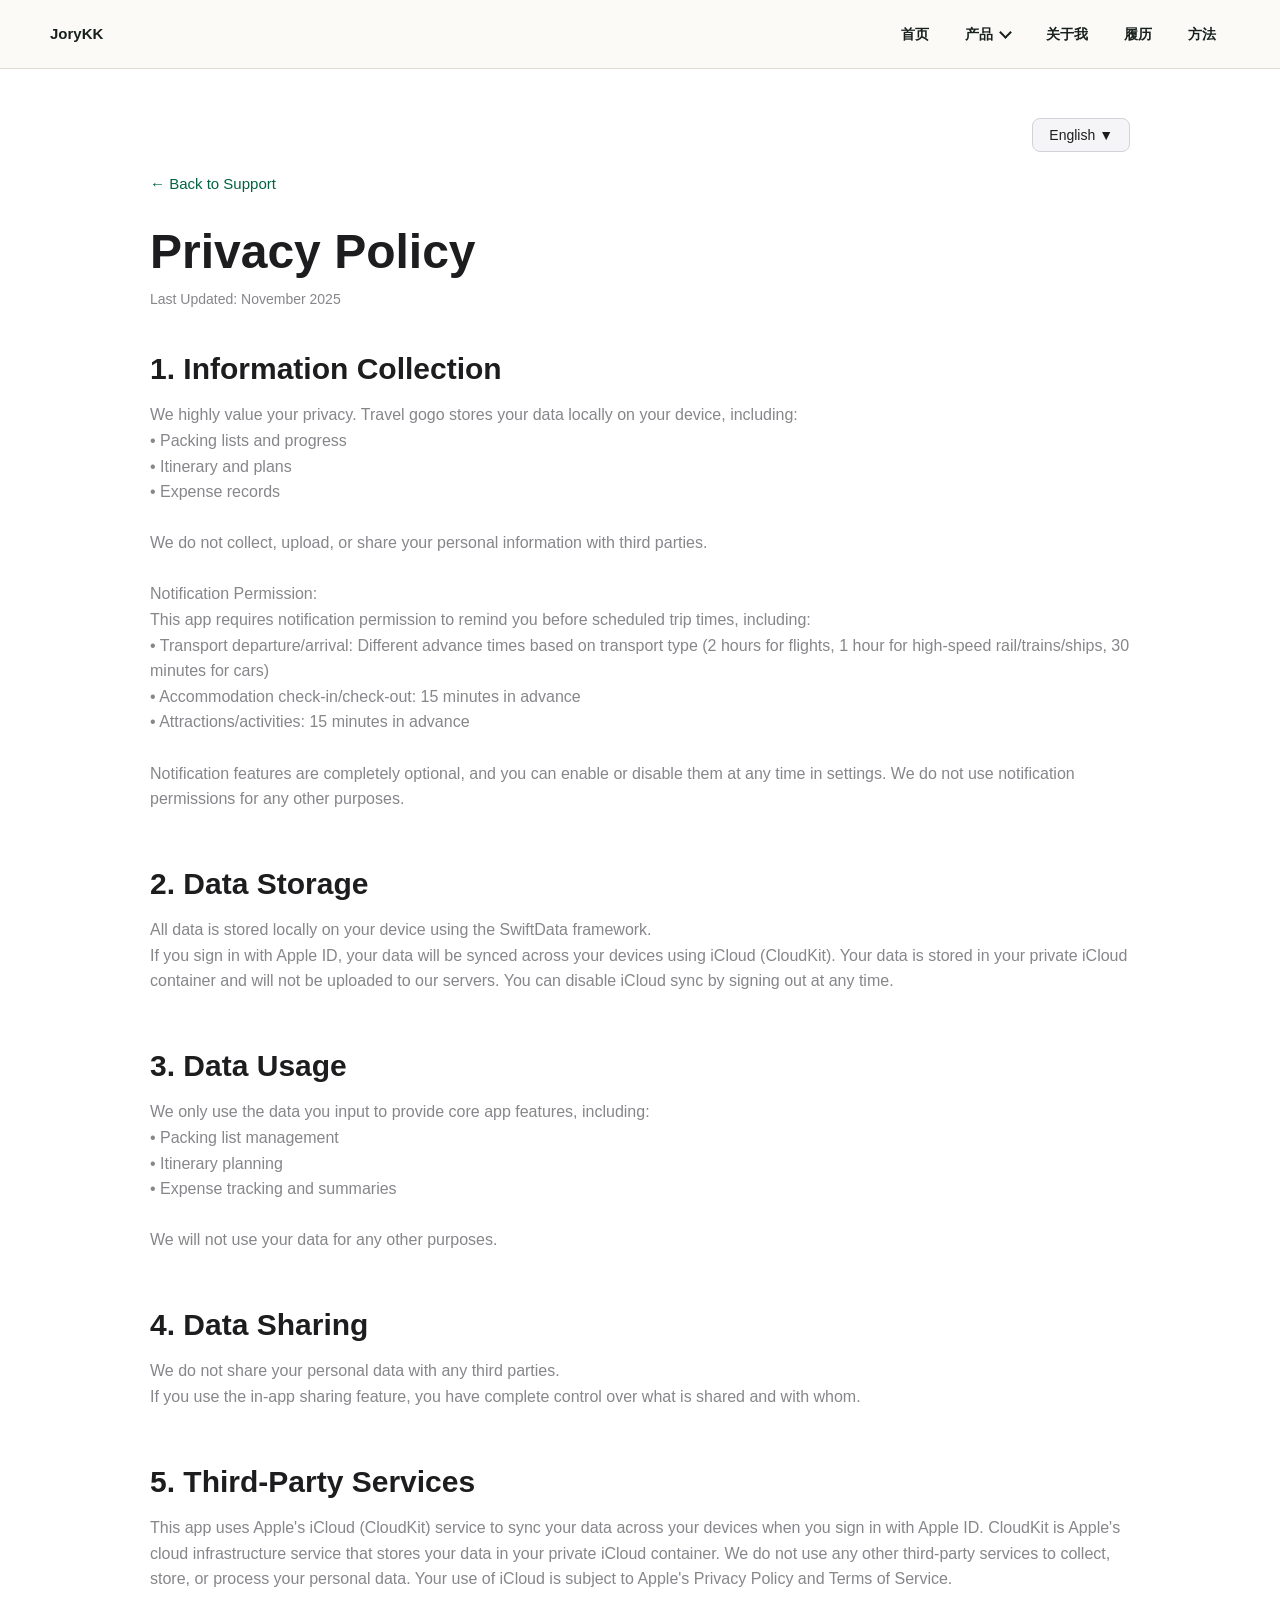
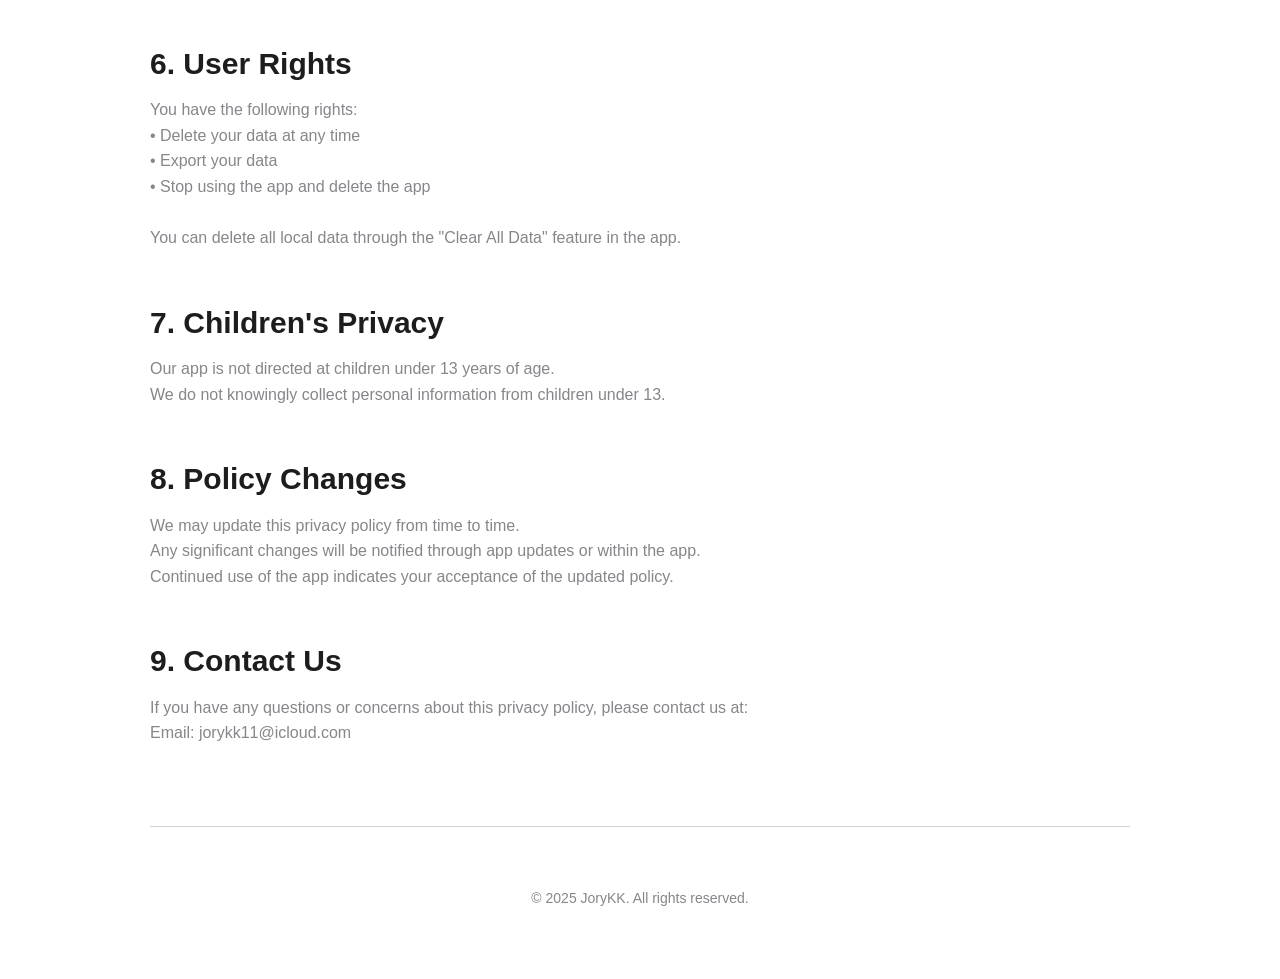
<file: Travel gogo privacy.html>
<!DOCTYPE html>
<html lang="en">
<head>
    <meta charset="UTF-8">
    <meta name="viewport" content="width=device-width, initial-scale=1.0">
    <meta name="description" content="Travel gogo Privacy Policy">
    <title>Privacy Policy - Travel gogo</title>
    <link rel="icon" href="Travela gogo app-logo.png">
    <style>
        * {
            margin: 0;
            padding: 0;
            box-sizing: border-box;
        }

        :root {
            --primary-color: #006241;
            --secondary-color: #00864F;
            --text-primary: #1D1D1F;
            --text-secondary: #86868B;
            --bg-color: #FFFFFF;
            --bg-secondary: #F5F5F7;
            --border-color: #D2D2D7;
        }

        @media (prefers-color-scheme: dark) {
            :root {
                --primary-color: #00864F;
                --secondary-color: #006241;
                --text-primary: #F5F5F7;
                --text-secondary: #86868B;
                --bg-color: #1D1D1F;
                --bg-secondary: #2C2C2E;
                --border-color: #38383A;
            }
        }

        body {
            font-family: -apple-system, BlinkMacSystemFont, "Segoe UI", Roboto, "Helvetica Neue", Arial, sans-serif;
            line-height: 1.6;
            color: var(--text-primary);
            background-color: var(--bg-color);
        }

        .container {
            max-width: 980px;
            margin: 0 auto;
            padding: 60px 20px;
        }

        .lang-switcher {
            text-align: right;
            margin-bottom: 20px;
        }

        .lang-switcher button {
            background: var(--bg-secondary);
            border: 1px solid var(--border-color);
            color: var(--text-primary);
            padding: 8px 16px;
            border-radius: 8px;
            cursor: pointer;
            font-size: 14px;
            transition: all 0.2s ease;
        }

        .lang-switcher button:hover {
            background: var(--primary-color);
            color: white;
            border-color: var(--primary-color);
        }

        /* 语言选择弹窗样式 */
        .lang-modal {
            display: none;
            position: fixed;
            top: 0;
            left: 0;
            width: 100%;
            height: 100%;
            background: rgba(0, 0, 0, 0.5);
            z-index: 1000;
            align-items: center;
            justify-content: center;
        }

        .lang-modal.active {
            display: flex;
        }

        .lang-modal-content {
            background: var(--bg-color);
            border-radius: 16px;
            padding: 24px;
            max-width: 400px;
            width: 90%;
            max-height: 80vh;
            overflow-y: auto;
            box-shadow: 0 8px 32px rgba(0, 0, 0, 0.2);
            animation: modalFadeIn 0.3s ease;
        }

        @keyframes modalFadeIn {
            from {
                opacity: 0;
                transform: scale(0.9);
            }
            to {
                opacity: 1;
                transform: scale(1);
            }
        }

        .lang-modal-header {
            display: flex;
            justify-content: space-between;
            align-items: center;
            margin-bottom: 20px;
            padding-bottom: 16px;
            border-bottom: 1px solid var(--border-color);
        }

        .lang-modal-header h3 {
            font-size: 20px;
            font-weight: 600;
            margin: 0;
        }

        .lang-modal-close {
            background: none;
            border: none;
            font-size: 24px;
            cursor: pointer;
            color: var(--text-secondary);
            padding: 0;
            width: 32px;
            height: 32px;
            display: flex;
            align-items: center;
            justify-content: center;
            border-radius: 8px;
            transition: all 0.2s ease;
        }

        .lang-modal-close:hover {
            background: var(--bg-secondary);
            color: var(--text-primary);
        }

        .lang-options {
            display: grid;
            grid-template-columns: repeat(auto-fill, minmax(140px, 1fr));
            gap: 8px;
        }

        .lang-option {
            background: var(--bg-secondary);
            border: 1px solid var(--border-color);
            color: var(--text-primary);
            padding: 12px 16px;
            border-radius: 8px;
            cursor: pointer;
            font-size: 14px;
            text-align: center;
            transition: all 0.2s ease;
        }

        .lang-option:hover {
            background: var(--primary-color);
            color: white;
            border-color: var(--primary-color);
            transform: translateY(-2px);
        }

        .lang-option.active {
            background: var(--primary-color);
            color: white;
            border-color: var(--primary-color);
        }

        .back-link {
            margin-bottom: 30px;
        }

        .back-link a {
            color: var(--primary-color);
            text-decoration: none;
            font-size: 15px;
        }

        .back-link a:hover {
            text-decoration: underline;
        }

        h1 {
            font-size: 48px;
            font-weight: 600;
            margin-bottom: 10px;
        }

        .last-updated {
            color: var(--text-secondary);
            font-size: 14px;
            margin-bottom: 40px;
        }

        .section {
            margin-bottom: 40px;
        }

        .section h2 {
            font-size: 24px;
            font-weight: 600;
            margin-bottom: 16px;
            color: var(--text-primary);
        }

        .section p {
            color: var(--text-secondary);
            margin-bottom: 16px;
            white-space: pre-line;
        }

        footer {
            text-align: center;
            padding-top: 60px;
            margin-top: 80px;
            border-top: 1px solid var(--border-color);
            color: var(--text-secondary);
            font-size: 14px;
        }

        /* 语言切换由 JavaScript 控制，不在这里设置默认样式 */
    </style>
    <link rel="stylesheet" href="assets/site-common.css">
</head>
<body class="site-page">
    <header class="jory-topbar" aria-label="站点导航">
        <div class="jory-topbar-inner">
            <a class="jory-brand" href="index.html">JoryKK</a>
            <nav class="jory-nav-links" aria-label="主导航">
                <a class="jory-nav-link jory-home-link" href="index.html">首页</a>
                <div class="jory-products" data-jory-products>
                    <button class="jory-products-trigger" type="button" aria-expanded="false" aria-haspopup="true" aria-controls="jory-products-menu">产品</button>
                    <div class="jory-products-menu" id="jory-products-menu">
                        <a class="jory-product-link" href="Travel gogo support.html">
                            <img src="Travela gogo app-logo.png" alt="" aria-hidden="true">
                            <span><strong>Travel gogo</strong><small>旅行整理与行程支持</small></span>
                        </a>
                        <a class="jory-product-link" href="Guanxi support.html">
                            <img src="Guanxi app-logo.png" alt="" aria-hidden="true">
                            <span><strong>Guanxi Score</strong><small>关系记录与状态观察</small></span>
                        </a>
                        <a class="jory-product-link" href="Plantle support.html">
                            <img src="Plantle app-logo.png" alt="" aria-hidden="true">
                            <span><strong>Plantle</strong><small>植物养护与生长记录</small></span>
                        </a>
                    </div>
                </div>
                <a class="jory-nav-link" href="index.html#profile">关于我</a>
                <a class="jory-nav-link" href="index.html#experience">履历</a>
                <a class="jory-nav-link" href="index.html#principles">方法</a>
            </nav>
        </div>
    </header>
    <div class="container">
        <div class="lang-switcher">
            <button onclick="openLangModal()" class="lang-btn" id="langToggleBtn">
                <span id="currentLangText">English</span> ▼
            </button>
        </div>

        <!-- 语言选择弹窗 -->
        <div class="lang-modal" id="langModal" onclick="closeLangModalOnBackdrop(event)">
            <div class="lang-modal-content" onclick="event.stopPropagation()">
                <div class="lang-modal-header">
                    <h3 data-lang="en">Select Language</h3>
                    <h3 data-lang="zh">选择语言</h3>
                    <h3 data-lang="ja">言語を選択</h3>
                    <h3 data-lang="ko">언어 선택</h3>
                    <h3 data-lang="es">Seleccionar idioma</h3>
                    <h3 data-lang="fr">Sélectionner la langue</h3>
                    <h3 data-lang="de">Sprache auswählen</h3>
                    <h3 data-lang="ru">Выбрать язык</h3>
                    <h3 data-lang="pt">Selecionar idioma</h3>
                    <h3 data-lang="vi">Chọn ngôn ngữ</h3>
                    <h3 data-lang="th">เลือกภาษา</h3>
                    <h3 data-lang="ar">اختر اللغة</h3>
                    <h3 data-lang="zh-TW">選擇語言</h3>
                    <h3 data-lang="id">Pilih Bahasa</h3>
                    <button class="lang-modal-close" onclick="closeLangModal()">×</button>
                </div>
                <div class="lang-options">
                    <div class="lang-option" onclick="selectLang('en')" data-lang="en">English</div>
                    <div class="lang-option" onclick="selectLang('zh')" data-lang="zh">中文</div>
                    <div class="lang-option" onclick="selectLang('zh-TW')" data-lang="zh-TW">繁體中文</div>
                    <div class="lang-option" onclick="selectLang('ja')" data-lang="ja">日本語</div>
                    <div class="lang-option" onclick="selectLang('ko')" data-lang="ko">한국어</div>
                    <div class="lang-option" onclick="selectLang('es')" data-lang="es">Español</div>
                    <div class="lang-option" onclick="selectLang('fr')" data-lang="fr">Français</div>
                    <div class="lang-option" onclick="selectLang('de')" data-lang="de">Deutsch</div>
                    <div class="lang-option" onclick="selectLang('ru')" data-lang="ru">Русский</div>
                    <div class="lang-option" onclick="selectLang('pt')" data-lang="pt">Português</div>
                    <div class="lang-option" onclick="selectLang('vi')" data-lang="vi">Tiếng Việt</div>
                    <div class="lang-option" onclick="selectLang('th')" data-lang="th">ไทย</div>
                    <div class="lang-option" onclick="selectLang('ar')" data-lang="ar">العربية</div>
                    <div class="lang-option" onclick="selectLang('id')" data-lang="id">Bahasa Indonesia</div>
                </div>
            </div>
        </div>

        <div class="back-link">
            <a href="Travel gogo support.html" data-lang="en">← Back to Support</a>
            <a href="Travel gogo support.html" data-lang="zh">← 返回支持页面</a>
            <a href="Travel gogo support.html" data-lang="ja">← サポートに戻る</a>
            <a href="Travel gogo support.html" data-lang="ko">← 지원으로 돌아가기</a>
            <a href="Travel gogo support.html" data-lang="es">← Volver al Soporte</a>
            <a href="Travel gogo support.html" data-lang="fr">← Retour au Support</a>
            <a href="Travel gogo support.html" data-lang="de">← Zurück zur Unterstützung</a>
            <a href="Travel gogo support.html" data-lang="ru">← Вернуться к поддержке</a>
            <a href="Travel gogo support.html" data-lang="pt">← Voltar ao Suporte</a>
            <a href="Travel gogo support.html" data-lang="vi">← Quay lại Hỗ trợ</a>
            <a href="Travel gogo support.html" data-lang="th">← กลับไปยังการสนับสนุน</a>
            <a href="Travel gogo support.html" data-lang="ar">← العودة إلى الدعم</a>
            <a href="Travel gogo support.html" data-lang="zh-TW">← 返回支援頁面</a>
            <a href="Travel gogo support.html" data-lang="id">← Kembali ke Dukungan</a>
        </div>

        <h1 data-lang="en">Privacy Policy</h1>
        <h1 data-lang="zh">隐私政策</h1>
        <h1 data-lang="zh-TW">隱私政策</h1>
        <h1 data-lang="ja">プライバシーポリシー</h1>
        <h1 data-lang="ko">개인정보 처리방침</h1>
        <h1 data-lang="es">Política de Privacidad</h1>
        <h1 data-lang="fr">Politique de Confidentialité</h1>
        <h1 data-lang="de">Datenschutzrichtlinie</h1>
        <h1 data-lang="ru">Политика Конфиденциальности</h1>
        <h1 data-lang="pt">Política de Privacidade</h1>
        <h1 data-lang="vi">Chính Sách Bảo Mật</h1>
        <h1 data-lang="th">นโยบายความเป็นส่วนตัว</h1>
        <h1 data-lang="ar">سياسة الخصوصية</h1>
        <h1 data-lang="id">Kebijakan Privasi</h1>
        
        <p class="last-updated" data-lang="en">Last Updated: November 2025</p>
        <p class="last-updated" data-lang="zh">最后更新日期：2025年11月</p>
        <p class="last-updated" data-lang="zh-TW">最後更新日期：2025年11月</p>
        <p class="last-updated" data-lang="ja">最終更新日：2025年11月</p>
        <p class="last-updated" data-lang="ko">최종 업데이트: 2025년 11월</p>
        <p class="last-updated" data-lang="es">Última actualización: Noviembre 2025</p>
        <p class="last-updated" data-lang="fr">Dernière mise à jour : Novembre 2025</p>
        <p class="last-updated" data-lang="de">Zuletzt aktualisiert: November 2025</p>
        <p class="last-updated" data-lang="ru">Последнее обновление: Ноябрь 2025</p>
        <p class="last-updated" data-lang="pt">Última atualização: Novembro 2025</p>
        <p class="last-updated" data-lang="vi">Cập nhật lần cuối: Tháng 11 năm 2025</p>
        <p class="last-updated" data-lang="th">อัปเดตล่าสุด: พฤศจิกายน 2025</p>
        <p class="last-updated" data-lang="ar">آخر تحديث: نوفمبر 2025</p>
        <p class="last-updated" data-lang="id">Terakhir Diperbarui: November 2025</p>

        <div class="section">
            <h2 data-lang="en">1. Information Collection</h2>
            <h2 data-lang="zh">1. 信息收集</h2>
            <h2 data-lang="ja">1. 情報収集</h2>
            <h2 data-lang="ko">1. 정보 수집</h2>
            <h2 data-lang="es">1. Recopilación de Información</h2>
            <h2 data-lang="fr">1. Collecte d'Informations</h2>
            <h2 data-lang="de">1. Informationssammlung</h2>
            <h2 data-lang="ru">1. Сбор Информации</h2>
            <h2 data-lang="pt">1. Coleta de Informações</h2>
            <h2 data-lang="vi">1. Thu Thập Thông Tin</h2>
            <h2 data-lang="th">1. การรวบรวมข้อมูล</h2>
            <h2 data-lang="ar">1. جمع المعلومات</h2>
            <h2 data-lang="zh-TW">1. 資訊收集</h2>
            <h2 data-lang="id">1. Pengumpulan Informasi</h2>
            <p data-lang="en">We highly value your privacy. Travel gogo stores your data locally on your device, including:
• Packing lists and progress
• Itinerary and plans
• Expense records

We do not collect, upload, or share your personal information with third parties.

Notification Permission:
This app requires notification permission to remind you before scheduled trip times, including:
• Transport departure/arrival: Different advance times based on transport type (2 hours for flights, 1 hour for high-speed rail/trains/ships, 30 minutes for cars)
• Accommodation check-in/check-out: 15 minutes in advance
• Attractions/activities: 15 minutes in advance

Notification features are completely optional, and you can enable or disable them at any time in settings. We do not use notification permissions for any other purposes.</p>
            <p data-lang="zh">我们非常重视您的隐私。Travel gogo 在本地设备上存储您的数据，包括：
• 行李清单和打包进度
• 行程安排和计划
• 支出记录

我们不会收集、上传或分享您的个人信息给第三方。

通知权限：
本应用需要通知权限以便在行程时间前提醒您，包括：
• 交通出发/抵达：根据交通类型提前不同时间（飞机提前2小时，高铁/火车/船舶提前1小时，汽车提前30分钟）
• 住宿入住/退房：提前15分钟
• 景点/事项时间：提前15分钟

通知功能完全可选，您可以在设置中随时开启或关闭。我们不会使用通知权限用于任何其他目的。</p>
            <p data-lang="ja">私たちはあなたのプライバシーを非常に重視しています。Travel gogoは、あなたのデータをデバイス上にローカルで保存します。保存されるデータには以下が含まれます：
• 荷物リストと進捗状況
• 旅程と計画
• 支出記録

私たちは、あなたの個人情報を収集、アップロード、または第三者と共有することはありません。

通知権限：
本アプリは、旅程の時間前にリマインダーを送信するために通知権限が必要です。これには以下が含まれます：
• 交通機関の出発/到着：交通手段の種類に応じて異なる時間（飛行機は2時間前、新幹線/電車/船舶は1時間前、自動車は30分前）
• 宿泊施設のチェックイン/チェックアウト：15分前
• 観光地/アクティビティの時間リマインダー：15分前

通知機能は完全にオプションであり、設定でいつでも有効または無効にできます。通知権限を他の目的で使用することはありません。</p>
            <p data-lang="ko">우리는 귀하의 개인정보를 매우 중요하게 생각합니다. Travel gogo는 귀하의 데이터를 기기에 로컬로 저장합니다. 저장되는 데이터에는 다음이 포함됩니다:
• 짐 체크리스트 및 진행 상황
• 여행 일정 및 계획
• 경비 기록

우리는 귀하의 개인정보를 수집, 업로드하거나 제3자와 공유하지 않습니다.

알림 권한:
이 앱은 일정된 여행 시간 전에 알림을 보내기 위해 알림 권한이 필요합니다. 여기에는 다음이 포함됩니다:
• 교통 수단 출발/도착: 교통 수단 유형에 따라 다른 시간(비행기는 2시간 전, 고속철도/기차/선박은 1시간 전, 자동차는 30분 전)
• 숙박 시설 체크인/체크아웃: 15분 전
• 관광지/활동 시간 알림: 15분 전

알림 기능은 완전히 선택 사항이며 설정에서 언제든지 활성화하거나 비활성화할 수 있습니다. 알림 권한을 다른 목적으로 사용하지 않습니다.</p>
            <p data-lang="es">Valoramos mucho su privacidad. Travel gogo almacena sus datos localmente en su dispositivo, incluyendo:
• Listas de equipaje y progreso
• Itinerarios y planes
• Registros de gastos

No recopilamos, subimos o compartimos su información personal con terceros.

Permiso de Notificaciones:
Esta aplicación requiere permiso de notificaciones para recordarle antes de los horarios programados del viaje, incluyendo:
• Salida/llegada de transporte: Diferentes tiempos de anticipación según el tipo de transporte (2 horas para vuelos, 1 hora para trenes de alta velocidad/trenes/barcos, 30 minutos para automóviles)
• Check-in/check-out de alojamiento: 15 minutos de anticipación
• Atracciones/actividades: 15 minutos de anticipación

Las funciones de notificación son completamente opcionales y puede habilitarlas o deshabilitarlas en cualquier momento en la configuración. No usamos permisos de notificación para ningún otro propósito.</p>
            <p data-lang="fr">Nous accordons une grande importance à votre vie privée. Travel gogo stocke vos données localement sur votre appareil, notamment :
• Listes de bagages et progression
• Itinéraires et plans
• Enregistrements de dépenses

Nous ne collectons, ne téléchargeons pas et ne partageons pas vos informations personnelles avec des tiers.

Autorisation de Notification :
Cette application nécessite une autorisation de notification pour vous rappeler avant les heures prévues du voyage, y compris :
• Départ/arrivée des transports : Différents temps d'avance selon le type de transport (2 heures pour les vols, 1 heure pour les trains à grande vitesse/trains/bateaux, 30 minutes pour les voitures)
• Enregistrement/sortie de l'hébergement : 15 minutes à l'avance
• Attractions/activités : 15 minutes à l'avance

Les fonctionnalités de notification sont entièrement optionnelles et vous pouvez les activer ou les désactiver à tout moment dans les paramètres. Nous n'utilisons pas les autorisations de notification à d'autres fins.</p>
            <p data-lang="de">Wir schätzen Ihre Privatsphäre sehr. Travel gogo speichert Ihre Daten lokal auf Ihrem Gerät, einschließlich:
• Packlisten und Fortschritt
• Reiseplanung und Pläne
• Ausgabenaufzeichnungen

Wir sammeln, laden nicht hoch oder teilen Ihre persönlichen Informationen mit Dritten.

Benachrichtigungsberechtigung:
Diese App benötigt eine Benachrichtigungsberechtigung, um Sie vor den geplanten Reisezeiten zu erinnern, einschließlich:
• Transportabfahrt/Ankunft: Unterschiedliche Vorlaufzeiten je nach Transportart (2 Stunden für Flüge, 1 Stunde für Hochgeschwindigkeitszüge/Züge/Schiffe, 30 Minuten für Autos)
• Unterkunft Check-in/Check-out: 15 Minuten im Voraus
• Sehenswürdigkeiten/Aktivitäten: 15 Minuten im Voraus

Benachrichtigungsfunktionen sind vollständig optional und können jederzeit in den Einstellungen aktiviert oder deaktiviert werden. Wir verwenden Benachrichtigungsberechtigungen nicht für andere Zwecke.</p>
            <p data-lang="ru">Мы очень ценим вашу конфиденциальность. Travel gogo хранит ваши данные локально на вашем устройстве, включая:
• Списки вещей и прогресс
• Маршруты и планы
• Записи о расходах

Мы не собираем, не загружаем и не передаем вашу личную информацию третьим лицам.

Разрешение на Уведомления:
Это приложение требует разрешения на уведомления, чтобы напоминать вам до запланированного времени поездки, включая:
• Отправление/прибытие транспорта: Разное время напоминания в зависимости от типа транспорта (2 часа для самолетов, 1 час для скоростных поездов/поездов/кораблей, 30 минут для автомобилей)
• Регистрация/выезд из размещения: За 15 минут
• Достопримечательности/мероприятия: За 15 минут

Функции уведомлений полностью опциональны, и вы можете включить или отключить их в любое время в настройках. Мы не используем разрешения на уведомления для каких-либо других целей.</p>
            <p data-lang="pt">Valorizamos muito sua privacidade. Travel gogo armazena seus dados localmente em seu dispositivo, incluindo:
• Listas de bagagem e progresso
• Itinerários e planos
• Registros de despesas

Não coletamos, fazemos upload ou compartilhamos suas informações pessoais com terceiros.

Permissão de Notificações:
Este aplicativo requer permissão de notificações para lembrá-lo antes dos horários programados da viagem, incluindo:
• Partida/chegada de transporte: Diferentes tempos de antecedência conforme o tipo de transporte (2 horas para voos, 1 hora para trens de alta velocidade/trens/navios, 30 minutos para carros)
• Check-in/check-out de acomodação: 15 minutos de antecedência
• Atrações/atividades: 15 minutos de antecedência

As funcionalidades de notificação são completamente opcionais e você pode habilitá-las ou desabilitá-las a qualquer momento nas configurações. Não usamos permissões de notificação para nenhum outro propósito.</p>
            <p data-lang="vi">Chúng tôi rất coi trọng quyền riêng tư của bạn. Travel gogo lưu trữ dữ liệu của bạn cục bộ trên thiết bị của bạn, bao gồm:
• Danh sách hành lý và tiến trình
• Lịch trình và kế hoạch
• Bản ghi chi phí

Chúng tôi không thu thập, tải lên hoặc chia sẻ thông tin cá nhân của bạn với bên thứ ba.

Quyền Thông Báo:
Ứng dụng này yêu cầu quyền thông báo để nhắc nhở bạn trước thời gian chuyến đi đã lên lịch, bao gồm:
• Khởi hành/đến nơi của phương tiện giao thông: Thời gian nhắc nhở khác nhau tùy theo loại phương tiện (2 giờ cho máy bay, 1 giờ cho tàu cao tốc/tàu hỏa/tàu thủy, 30 phút cho ô tô)
• Nhận phòng/trả phòng của chỗ ở: 15 phút trước
• Điểm tham quan/hoạt động: 15 phút trước

Các tính năng thông báo hoàn toàn tùy chọn và bạn có thể bật hoặc tắt chúng bất cứ lúc nào trong cài đặt. Chúng tôi không sử dụng quyền thông báo cho bất kỳ mục đích nào khác.</p>
            <p data-lang="th">เรายึดถือความเป็นส่วนตัวของคุณเป็นอย่างสูง Travel gogo เก็บข้อมูลของคุณไว้ในเครื่องอุปกรณ์ของคุณ รวมถึง:
• รายการสัมภาระและความคืบหน้า
• เส้นทางและแผนการ
• บันทึกค่าใช้จ่าย

เราไม่รวบรวม อัปโหลด หรือแชร์ข้อมูลส่วนบุคคลของคุณกับบุคคลที่สาม

สิทธิ์การแจ้งเตือน:
แอปนี้ต้องการสิทธิ์การแจ้งเตือนเพื่อเตือนคุณก่อนเวลาทริปที่กำหนด รวมถึง:
• การออกเดินทาง/มาถึงของการขนส่ง: เวลาการเตือนที่แตกต่างกันตามประเภทการขนส่ง (2 ชั่วโมงสำหรับเที่ยวบิน, 1 ชั่วโมงสำหรับรถไฟความเร็วสูง/รถไฟ/เรือ, 30 นาทีสำหรับรถยนต์)
• การเช็คอิน/เช็คเอาท์ของที่พัก: 15 นาทีก่อน
• สถานที่ท่องเที่ยว/กิจกรรม: 15 นาทีก่อน

ฟังก์ชันการแจ้งเตือนเป็นทางเลือกโดยสมบูรณ์ และคุณสามารถเปิดหรือปิดได้ตลอดเวลาในการตั้งค่า เราไม่ใช้สิทธิ์การแจ้งเตือนเพื่อวัตถุประสงค์อื่นใด</p>
            <p data-lang="ar">نحن نقدر خصوصيتك بشكل كبير. Travel gogo يقوم بتخزين بياناتك محلياً على جهازك، بما في ذلك:
• قوائم الأمتعة والتقدم
• المسار والخطط
• سجلات النفقات

نحن لا نجمع أو نرفع أو نشارك معلوماتك الشخصية مع أطراف ثالثة.

إذن الإشعارات:
يتطلب هذا التطبيق إذن الإشعارات لتذكيرك قبل أوقات الرحلة المجدولة، بما في ذلك:
• مغادرة/وصول النقل: أوقات مختلفة مسبقاً حسب نوع النقل (ساعتان للرحلات الجوية، ساعة واحدة لقطارات فائقة السرعة/القطارات/السفن، 30 دقيقة للسيارات)
• تسجيل الوصول/المغادرة من الإقامة: 15 دقيقة مسبقاً
• المعالم السياحية/الأنشطة: 15 دقيقة مسبقاً

ميزات الإشعارات اختيارية تماماً ويمكنك تمكينها أو تعطيلها في أي وقت في الإعدادات. لا نستخدم أذونات الإشعارات لأي أغراض أخرى.</p>
            <p data-lang="zh-TW">我們非常重視您的隱私。Travel gogo 在本地裝置上儲存您的資料，包括：
• 行李清單和打包進度
• 行程安排和計劃
• 支出記錄

我們不會收集、上傳或分享您的個人資訊給第三方。

通知權限：
本應用需要通知權限以便在行程時間前提醒您，包括：
• 交通出發/抵達：根據交通類型提前不同時間（飛機提前2小時，高鐵/火車/船舶提前1小時，汽車提前30分鐘）
• 住宿入住/退房：提前15分鐘
• 景點/事項時間：提前15分鐘

通知功能完全可選，您可以在設定中隨時開啟或關閉。我們不會使用通知權限用於任何其他目的。</p>
            <p data-lang="id">Kami sangat menghargai privasi Anda. Travel gogo menyimpan data Anda secara lokal di perangkat Anda, termasuk:
• Daftar packing dan progres
• Itinerary dan rencana
• Catatan pengeluaran

Kami tidak mengumpulkan, mengunggah, atau membagikan informasi pribadi Anda kepada pihak ketiga.

Izin Notifikasi:
Aplikasi ini memerlukan izin notifikasi untuk mengingatkan Anda sebelum waktu perjalanan yang dijadwalkan, termasuk:
• Keberangkatan/kedatangan transportasi: Waktu yang berbeda berdasarkan jenis transportasi (2 jam untuk penerbangan, 1 jam untuk kereta cepat/kereta/kapal, 30 menit untuk mobil)
• Check-in/check-out akomodasi: 15 menit sebelumnya
• Atraksi/aktivitas: 15 menit sebelumnya

Fitur notifikasi sepenuhnya opsional, dan Anda dapat mengaktifkan atau menonaktifkannya kapan saja di pengaturan. Kami tidak menggunakan izin notifikasi untuk tujuan lain.</p>
        </div>

        <div class="section">
            <h2 data-lang="en">2. Data Storage</h2>
            <h2 data-lang="zh">2. 数据存储</h2>
            <h2 data-lang="zh-TW">2. 資料儲存</h2>
            <h2 data-lang="id">2. Penyimpanan Data</h2>
            <h2 data-lang="ja">2. データストレージ</h2>
            <h2 data-lang="ko">2. 데이터 저장</h2>
            <h2 data-lang="es">2. Almacenamiento de Datos</h2>
            <h2 data-lang="fr">2. Stockage des Données</h2>
            <h2 data-lang="de">2. Datenspeicherung</h2>
            <h2 data-lang="ru">2. Хранение Данных</h2>
            <h2 data-lang="pt">2. Armazenamento de Dados</h2>
            <h2 data-lang="vi">2. Lưu Trữ Dữ Liệu</h2>
            <h2 data-lang="th">2. การจัดเก็บข้อมูล</h2>
            <h2 data-lang="ar">2. تخزين البيانات</h2>
            <p data-lang="en">All data is stored locally on your device using the SwiftData framework.
If you sign in with Apple ID, your data will be synced across your devices using iCloud (CloudKit). Your data is stored in your private iCloud container and will not be uploaded to our servers. You can disable iCloud sync by signing out at any time.</p>
            <p data-lang="zh">所有数据都存储在您的设备本地，使用 SwiftData 框架进行管理。
如果您使用 Apple ID 登录，您的数据将通过 iCloud (CloudKit) 在您的所有设备间同步。您的数据存储在您的私有 iCloud 容器中，不会上传到我们的服务器。您可以随时通过登出来禁用 iCloud 同步。</p>
            <p data-lang="ja">すべてのデータは、SwiftDataフレームワークを使用してデバイス上にローカルで保存されます。
Apple IDでサインインすると、データはiCloud (CloudKit)を使用してすべてのデバイス間で同期されます。データはプライベートiCloudコンテナに保存され、サーバーにアップロードされることはありません。いつでもサインアウトしてiCloud同期を無効にすることができます。</p>
            <p data-lang="ko">모든 데이터는 SwiftData 프레임워크를 사용하여 기기에 로컬로 저장됩니다.
Apple ID로 로그인하면 데이터가 iCloud(CloudKit)를 사용하여 모든 기기 간에 동기화됩니다. 데이터는 개인 iCloud 컨테이너에 저장되며 서버에 업로드되지 않습니다. 언제든지 로그아웃하여 iCloud 동기화를 비활성화할 수 있습니다.</p>
            <p data-lang="es">Todos los datos se almacenan localmente en su dispositivo usando el framework SwiftData.
Si inicia sesión con su Apple ID, sus datos se sincronizarán entre todos sus dispositivos usando iCloud (CloudKit). Sus datos se almacenan en su contenedor privado de iCloud y no se cargarán en nuestros servidores. Puede desactivar la sincronización de iCloud cerrando sesión en cualquier momento.</p>
            <p data-lang="fr">Toutes les données sont stockées localement sur votre appareil à l'aide du framework SwiftData.
Si vous vous connectez avec votre identifiant Apple, vos données seront synchronisées entre tous vos appareils en utilisant iCloud (CloudKit). Vos données sont stockées dans votre conteneur iCloud privé et ne seront pas téléchargées sur nos serveurs. Vous pouvez désactiver la synchronisation iCloud en vous déconnectant à tout moment.</p>
            <p data-lang="de">Alle Daten werden lokal auf Ihrem Gerät gespeichert, indem das SwiftData-Framework verwendet wird.
Wenn Sie sich mit Ihrer Apple-ID anmelden, werden Ihre Daten mithilfe von iCloud (CloudKit) zwischen allen Ihren Geräten synchronisiert. Ihre Daten werden in Ihrem privaten iCloud-Container gespeichert und nicht auf unsere Server hochgeladen. Sie können die iCloud-Synchronisierung jederzeit deaktivieren, indem Sie sich abmelden.</p>
            <p data-lang="ru">Все данные хранятся локально на вашем устройстве с использованием framework SwiftData.
Если вы войдете с помощью Apple ID, ваши данные будут синхронизироваться между всеми вашими устройствами с помощью iCloud (CloudKit). Ваши данные хранятся в вашем частном контейнере iCloud и не будут загружены на наши серверы. Вы можете отключить синхронизацию iCloud в любое время, выйдя из системы.</p>
            <p data-lang="pt">Todos os dados são armazenados localmente em seu dispositivo usando o framework SwiftData.
Se você entrar com sua Apple ID, seus dados serão sincronizados entre todos os seus dispositivos usando o iCloud (CloudKit). Seus dados são armazenados em seu contêiner privado do iCloud e não serão enviados para nossos servidores. Você pode desativar a sincronização do iCloud fazendo logout a qualquer momento.</p>
            <p data-lang="vi">Tất cả dữ liệu được lưu trữ cục bộ trên thiết bị của bạn bằng framework SwiftData.
Nếu bạn đăng nhập bằng Apple ID, dữ liệu của bạn sẽ được đồng bộ giữa tất cả các thiết bị của bạn bằng iCloud (CloudKit). Dữ liệu của bạn được lưu trữ trong vùng chứa iCloud riêng tư của bạn và sẽ không được tải lên máy chủ của chúng tôi. Bạn có thể tắt đồng bộ iCloud bất cứ lúc nào bằng cách đăng xuất.</p>
            <p data-lang="th">ข้อมูลทั้งหมดจะถูกเก็บไว้ในเครื่องอุปกรณ์ของคุณโดยใช้เฟรมเวิร์ก SwiftData
หากคุณเข้าสู่ระบบด้วย Apple ID ข้อมูลของคุณจะถูกซิงค์ระหว่างอุปกรณ์ทั้งหมดของคุณโดยใช้ iCloud (CloudKit) ข้อมูลของคุณจะถูกเก็บไว้ในคอนเทนเนอร์ iCloud ส่วนตัวของคุณและจะไม่ถูกอัปโหลดไปยังเซิร์ฟเวอร์ของเรา คุณสามารถปิดการซิงค์ iCloud ได้ตลอดเวลาโดยการออกจากระบบ</p>
            <p data-lang="ar">يتم تخزين جميع البيانات محلياً على جهازك باستخدام إطار عمل SwiftData.
إذا قمت بتسجيل الدخول باستخدام Apple ID، فسيتم مزامنة بياناتك بين جميع أجهزتك باستخدام iCloud (CloudKit). يتم تخزين بياناتك في حاوية iCloud الخاصة بك ولن يتم تحميلها إلى خوادمنا. يمكنك تعطيل مزامنة iCloud في أي وقت عن طريق تسجيل الخروج.</p>
            <p data-lang="zh-TW">所有資料都儲存在您的裝置本地，使用 SwiftData 框架進行管理。
如果您使用 Apple ID 登入，您的資料將通過 iCloud (CloudKit) 在您的所有裝置間同步。您的資料儲存在您的私有 iCloud 容器中，不會上傳到我們的服務器。您可以隨時通過登出來禁用 iCloud 同步。</p>
            <p data-lang="id">Semua data disimpan secara lokal di perangkat Anda menggunakan framework SwiftData.
Jika Anda masuk dengan Apple ID, data Anda akan disinkronkan di semua perangkat Anda menggunakan iCloud (CloudKit). Data Anda disimpan di kontainer iCloud pribadi Anda dan tidak akan diunggah ke server kami. Anda dapat menonaktifkan sinkronisasi iCloud dengan keluar kapan saja.</p>
        </div>

        <div class="section">
            <h2 data-lang="en">3. Data Usage</h2>
            <h2 data-lang="zh">3. 数据使用</h2>
            <h2 data-lang="zh-TW">3. 資料使用</h2>
            <h2 data-lang="id">3. Penggunaan Data</h2>
            <h2 data-lang="ja">3. データの使用</h2>
            <h2 data-lang="ko">3. 데이터 사용</h2>
            <h2 data-lang="es">3. Uso de Datos</h2>
            <h2 data-lang="fr">3. Utilisation des Données</h2>
            <h2 data-lang="de">3. Datenverwendung</h2>
            <h2 data-lang="ru">3. Использование Данных</h2>
            <h2 data-lang="pt">3. Uso de Dados</h2>
            <h2 data-lang="vi">3. Sử Dụng Dữ Liệu</h2>
            <h2 data-lang="th">3. การใช้ข้อมูล</h2>
            <h2 data-lang="ar">3. استخدام البيانات</h2>
            <p data-lang="en">We only use the data you input to provide core app features, including:
• Packing list management
• Itinerary planning
• Expense tracking and summaries

We will not use your data for any other purposes.</p>
            <p data-lang="zh">我们仅使用您输入的数据来提供应用的核心功能，包括：
• 行李打包管理
• 行程规划
• 支出记录和汇总

我们不会将您的数据用于任何其他目的。</p>
            <p data-lang="ja">私たちは、あなたが入力したデータをコアアプリ機能を提供するためにのみ使用します。これには以下が含まれます：
• 荷物リスト管理
• 旅程計画
• 支出記録と集計

私たちは、あなたのデータを他の目的に使用することはありません。</p>
            <p data-lang="ko">우리는 귀하가 입력한 데이터를 핵심 앱 기능을 제공하는 데만 사용합니다. 여기에는 다음이 포함됩니다:
• 짐 체크리스트 관리
• 여행 일정 계획
• 경비 기록 및 요약

우리는 귀하의 데이터를 다른 목적으로 사용하지 않습니다.</p>
            <p data-lang="es">Solo usamos los datos que ingresa para proporcionar las funciones principales de la aplicación, incluyendo:
• Gestión de listas de equipaje
• Planificación de itinerarios
• Seguimiento de gastos y resúmenes

No usaremos sus datos para ningún otro propósito.</p>
            <p data-lang="fr">Nous utilisons uniquement les données que vous saisissez pour fournir les functionnalités principales de l'application, notamment :
• Gestion des listes de bagages
• Planification d'itinéraires
• Suivi des dépenses et résumés

Nous n'utiliserons pas vos données à d'autres fins.</p>
            <p data-lang="de">Wir verwenden die von Ihnen eingegebenen Daten nur, um Kernfunktionen der App bereitzustellen, einschließlich:
• Packlistenverwaltung
• Reiseplanung
• Ausgabenverfolgung und Zusammenfassungen

Wir werden Ihre Daten nicht für andere Zwecke verwenden.</p>
            <p data-lang="ru">Мы используем только данные, которые вы вводите, для предоставления основных функций приложения, включая:
• Управление списками вещей
• Планирование маршрутов
• Отслеживание расходов и сводки

Мы не будем использовать ваши данные для каких-либо других целей.</p>
            <p data-lang="pt">Usamos apenas os dados que você insere para fornecer os recursos principais do aplicativo, incluindo:
• Gerenciamento de listas de bagagem
• Planejamento de itinerários
• Rastreamento de despesas e resumos

Não usaremos seus dados para nenhum outro propósito.</p>
            <p data-lang="vi">Chúng tôi chỉ sử dụng dữ liệu bạn nhập để cung cấp các tính năng chính của ứng dụng, bao gồm:
• Quản lý danh sách hành lý
• Lập kế hoạch lịch trình
• Theo dõi chi phí và tóm tắt

Chúng tôi sẽ không sử dụng dữ liệu của bạn cho mục đích khác.</p>
            <p data-lang="th">เราใช้เฉพาะข้อมูลที่คุณป้อนเพื่อให้คุณสมบัติหลักของแอป รวมถึง:
• การจัดการรายการสัมภาระ
• การวางแผนเส้นทาง
• การติดตามค่าใช้จ่ายและสรุป

เราไม่จะใช้ข้อมูลของคุณเพื่อวัตถุประสงค์อื่น</p>
            <p data-lang="ar">نستخدم البيانات التي تدخلها فقط لتوفير ميزات التطبيق الأساسية، بما في ذلك:
• إدارة قائمة الأمتعة
• تخطيط المسار
• تتبع النفقات والملخصات

لن نستخدم بياناتك لأي أغراض أخرى.</p>
            <p data-lang="zh-TW">我們僅使用您輸入的資料來提供應用的核心功能，包括：
• 行李打包管理
• 行程規劃
• 支出記錄和彙總

我們不會將您的資料用於任何其他目的。</p>
            <p data-lang="id">Kami hanya menggunakan data yang Anda masukkan untuk menyediakan fitur inti aplikasi, termasuk:
• Manajemen daftar packing
• Perencanaan itinerary
• Pelacakan dan ringkasan pengeluaran

Kami tidak akan menggunakan data Anda untuk tujuan lain.</p>
        </div>

        <div class="section">
            <h2 data-lang="en">4. Data Sharing</h2>
            <h2 data-lang="zh">4. 数据分享</h2>
            <h2 data-lang="zh-TW">4. 資料分享</h2>
            <h2 data-lang="id">4. Berbagi Data</h2>
            <h2 data-lang="ja">4. データの共有</h2>
            <h2 data-lang="ko">4. 데이터 공유</h2>
            <h2 data-lang="es">4. Compartir Datos</h2>
            <h2 data-lang="fr">4. Partage de Données</h2>
            <h2 data-lang="de">4. Datenaustausch</h2>
            <h2 data-lang="ru">4. Обмен Данными</h2>
            <h2 data-lang="pt">4. Compartilhamento de Dados</h2>
            <h2 data-lang="vi">4. Chia Sẻ Dữ Liệu</h2>
            <h2 data-lang="th">4. การแชร์ข้อมูล</h2>
            <h2 data-lang="ar">4. مشاركة البيانات</h2>
            <p data-lang="en">We do not share your personal data with any third parties.
If you use the in-app sharing feature, you have complete control over what is shared and with whom.</p>
            <p data-lang="zh">我们不会与任何第三方分享您的个人数据。
如果您使用应用内的分享功能，您将完全控制分享的内容和对象。</p>
            <p data-lang="ja">私たちは、あなたの個人データを第三者と共有することはありません。
アプリ内共有機能を使用する場合、共有する内容と相手を完全にコントロールできます。</p>
            <p data-lang="ko">우리는 귀하의 개인 데이터를 제3자와 공유하지 않습니다.
앱 내 공유 기능을 사용하는 경우, 공유하는 내용과 대상을 완전히 제어할 수 있습니다.</p>
            <p data-lang="es">No compartimos sus datos personales con terceros.
Si usa la función de compartir dentro de la aplicación, tiene control completo sobre qué se comparte y con quién.</p>
            <p data-lang="fr">Nous ne partageons pas vos données personnelles avec des tiers.
Si vous utilisez la fonction de partage intégrée à l'application, vous avez un contrôle total sur ce qui est partagé et avec qui.</p>
            <p data-lang="de">Wir teilen Ihre persönlichen Daten nicht mit Dritten.
Wenn Sie die In-App-Freigabefunktion verwenden, haben Sie vollständige Kontrolle darüber, was geteilt wird und mit wem.</p>
            <p data-lang="ru">Мы не делимся вашими личными данными с третьими лицами.
Если вы используете функцию обмена в приложении, вы имеете полный контроль над тем, что делится и с кем.</p>
            <p data-lang="pt">Não compartilhamos seus dados pessoais com terceiros.
Se você usar o recurso de compartilhamento no aplicativo, terá controle completo sobre o que é compartilhado e com quem.</p>
            <p data-lang="vi">Chúng tôi không chia sẻ dữ liệu cá nhân của bạn với bên thứ ba.
Nếu bạn sử dụng tính năng chia sẻ trong ứng dụng, bạn có toàn quyền kiểm soát những gì được chia sẻ và với ai.</p>
            <p data-lang="th">เราไม่แชร์ข้อมูลส่วนบุคคลของคุณกับบุคคลที่สาม
หากคุณใช้ฟังก์ชันแชร์ในแอป คุณจะมีการควบคุมเต็มที่ว่าอะไรถูกแชร์และกับใคร</p>
            <p data-lang="ar">لا نشارك بياناتك الشخصية مع أي أطراف ثالثة.
إذا كنت تستخدم ميزة المشاركة داخل التطبيق، فلديك تحكم كامل في ما يتم مشاركته ومع من.</p>
            <p data-lang="zh-TW">我們不會與任何第三方分享您的個人資料。
如果您使用應用內的分享功能，您將完全控制分享的內容和對象。</p>
            <p data-lang="id">Kami tidak membagikan data pribadi Anda kepada pihak ketiga.
Jika Anda menggunakan fitur berbagi dalam aplikasi, Anda memiliki kendali penuh atas apa yang dibagikan dan dengan siapa.</p>
        </div>

        <div class="section">
            <h2 data-lang="en">5. Third-Party Services</h2>
            <h2 data-lang="zh">5. 第三方服务</h2>
            <h2 data-lang="zh-TW">5. 第三方服務</h2>
            <h2 data-lang="id">5. Layanan Pihak Ketiga</h2>
            <h2 data-lang="ja">5. 第三者サービス</h2>
            <h2 data-lang="ko">5. 제3자 서비스</h2>
            <h2 data-lang="es">5. Servicios de Terceros</h2>
            <h2 data-lang="fr">5. Services Tiers</h2>
            <h2 data-lang="de">5. Drittanbieterservices</h2>
            <h2 data-lang="ru">5. Сторонние Сервисы</h2>
            <h2 data-lang="pt">5. Serviços de Terceiros</h2>
            <h2 data-lang="vi">5. Dịch Vụ Bên Thứ Ba</h2>
            <h2 data-lang="th">5. บริการของบุคคลที่สาม</h2>
            <h2 data-lang="ar">5. خدمات الطرف الثالث</h2>
            <p data-lang="en">This app uses Apple's iCloud (CloudKit) service to sync your data across your devices when you sign in with Apple ID. CloudKit is Apple's cloud infrastructure service that stores your data in your private iCloud container. We do not use any other third-party services to collect, store, or process your personal data. Your use of iCloud is subject to Apple's Privacy Policy and Terms of Service.</p>
            <p data-lang="zh">本应用使用 Apple 的 iCloud (CloudKit) 服务，当您使用 Apple ID 登录时，可在您的设备间同步数据。CloudKit 是 Apple 的云基础设施服务，将您的数据存储在您的私有 iCloud 容器中。我们不会使用任何其他第三方服务来收集、存储或处理您的个人数据。您使用 iCloud 需遵守 Apple 的隐私政策和服务条款。</p>
            <p data-lang="ja">本アプリは、Apple IDでサインインする際に、AppleのiCloud (CloudKit)サービスを使用してデバイス間でデータを同期します。CloudKitは、データをプライベートiCloudコンテナに保存するAppleのクラウドインフラストラクチャサービスです。私たちは、個人データを収集、保存、または処理するために他の第三者サービスを使用することはありません。iCloudのご利用は、Appleのプライバシーポリシーと利用規約に従います。</p>
            <p data-lang="ko">이 앱은 Apple ID로 로그인할 때 Apple의 iCloud(CloudKit) 서비스를 사용하여 기기 간에 데이터를 동기화합니다. CloudKit은 데이터를 개인 iCloud 컨테이너에 저장하는 Apple의 클라우드 인프라 서비스입니다. 개인 데이터를 수집, 저장 또는 처리하기 위해 다른 제3자 서비스를 사용하지 않습니다. iCloud 사용은 Apple의 개인정보 보호정책 및 서비스 약관에 따릅니다.</p>
            <p data-lang="es">Esta aplicación utiliza el servicio iCloud (CloudKit) de Apple para sincronizar sus datos entre sus dispositivos cuando inicia sesión con su Apple ID. CloudKit es el servicio de infraestructura en la nube de Apple que almacena sus datos en su contenedor privado de iCloud. No utilizamos ningún otro servicio de terceros para recopilar, almacenar o procesar sus datos personales. Su uso de iCloud está sujeto a la Política de Privacidad y los Términos de Servicio de Apple.</p>
            <p data-lang="fr">Cette application utilise le service iCloud (CloudKit) d'Apple pour synchroniser vos données entre vos appareils lorsque vous vous connectez avec votre identifiant Apple. CloudKit est le service d'infrastructure cloud d'Apple qui stocke vos données dans votre conteneur iCloud privé. Nous n'utilisons aucun autre service tiers pour collecter, stocker ou traiter vos données personnelles. Votre utilisation d'iCloud est soumise à la Politique de Confidentialité et aux Conditions d'Utilisation d'Apple.</p>
            <p data-lang="de">Diese App verwendet den iCloud (CloudKit)-Dienst von Apple, um Ihre Daten zwischen Ihren Geräten zu synchronisieren, wenn Sie sich mit Ihrer Apple-ID anmelden. CloudKit ist der Cloud-Infrastrukturdienst von Apple, der Ihre Daten in Ihrem privaten iCloud-Container speichert. Wir verwenden keine anderen Drittanbieterservices zum Sammeln, Speichern oder Verarbeiten Ihrer persönlichen Daten. Ihre Nutzung von iCloud unterliegt der Datenschutzrichtlinie und den Nutzungsbedingungen von Apple.</p>
            <p data-lang="ru">Это приложение использует сервис iCloud (CloudKit) от Apple для синхронизации ваших данных между вашими устройствами, когда вы входите с помощью Apple ID. CloudKit — это сервис облачной инфраструктуры Apple, который хранит ваши данные в вашем частном контейнере iCloud. Мы не используем никакие другие сторонние сервисы для сбора, хранения или обработки ваших личных данных. Ваше использование iCloud подчиняется Политике конфиденциальности и Условиям использования Apple.</p>
            <p data-lang="pt">Este aplicativo utiliza o serviço iCloud (CloudKit) da Apple para sincronizar seus dados entre seus dispositivos quando você faz login com sua Apple ID. CloudKit é o serviço de infraestrutura em nuvem da Apple que armazena seus dados em seu contêiner privado do iCloud. Não usamos nenhum outro serviço de terceiros para coletar, armazenar ou processar seus dados pessoais. Seu uso do iCloud está sujeito à Política de Privacidade e aos Termos de Serviço da Apple.</p>
            <p data-lang="vi">Ứng dụng này sử dụng dịch vụ iCloud (CloudKit) của Apple để đồng bộ dữ liệu của bạn giữa các thiết bị của bạn khi bạn đăng nhập bằng Apple ID. CloudKit là dịch vụ cơ sở hạ tầng đám mây của Apple lưu trữ dữ liệu của bạn trong vùng chứa iCloud riêng tư của bạn. Chúng tôi không sử dụng bất kỳ dịch vụ bên thứ ba nào khác để thu thập, lưu trữ hoặc xử lý dữ liệu cá nhân của bạn. Việc bạn sử dụng iCloud tuân theo Chính sách Bảo mật và Điều khoản Dịch vụ của Apple.</p>
            <p data-lang="th">แอปนี้ใช้บริการ iCloud (CloudKit) ของ Apple เพื่อซิงค์ข้อมูลของคุณระหว่างอุปกรณ์ของคุณเมื่อคุณเข้าสู่ระบบด้วย Apple ID CloudKit เป็นบริการโครงสร้างพื้นฐานคลาวด์ของ Apple ที่เก็บข้อมูลของคุณในคอนเทนเนอร์ iCloud ส่วนตัวของคุณ เราไม่ใช้บริการของบุคคลที่สามอื่นๆ เพื่อรวบรวม เก็บ หรือประมวลผลข้อมูลส่วนบุคคลของคุณ การใช้ iCloud ของคุณอยู่ภายใต้นโยบายความเป็นส่วนตัวและข้อกำหนดการใช้งานของ Apple</p>
            <p data-lang="ar">يستخدم هذا التطبيق خدمة iCloud (CloudKit) من Apple لمزامنة بياناتك بين أجهزتك عند تسجيل الدخول باستخدام Apple ID. CloudKit هو خدمة البنية التحتية السحابية من Apple التي تخزن بياناتك في حاوية iCloud الخاصة بك. لا نستخدم أي خدمات طرف ثالث أخرى لجمع أو تخزين أو معالجة بياناتك الشخصية. استخدامك لـ iCloud يخضع لسياسة الخصوصية وشروط الخدمة الخاصة بـ Apple.</p>
            <p data-lang="zh-TW">本應用使用 Apple 的 iCloud (CloudKit) 服務，當您使用 Apple ID 登入時，可在您的裝置間同步資料。CloudKit 是 Apple 的云基礎設施服務，將您的資料儲存在您的私有 iCloud 容器中。我們不會使用任何其他第三方服務來收集、儲存或處理您的個人資料。您使用 iCloud 需遵守 Apple 的隱私政策和服務條款。</p>
            <p data-lang="id">Aplikasi ini menggunakan layanan iCloud (CloudKit) Apple untuk menyinkronkan data Anda di semua perangkat saat Anda masuk dengan Apple ID. CloudKit adalah layanan infrastruktur cloud Apple yang menyimpan data Anda di kontainer iCloud pribadi Anda. Kami tidak menggunakan layanan pihak ketiga lain untuk mengumpulkan, menyimpan, atau memproses data pribadi Anda. Penggunaan iCloud Anda tunduk pada Kebijakan Privasi dan Ketentuan Layanan Apple.</p>
        </div>

        <div class="section">
            <h2 data-lang="en">6. User Rights</h2>
            <h2 data-lang="zh">6. 用户权利</h2>
            <h2 data-lang="zh-TW">6. 用戶權利</h2>
            <h2 data-lang="id">6. Hak Pengguna</h2>
            <h2 data-lang="ja">6. ユーザーの権利</h2>
            <h2 data-lang="ko">6. 사용자 권리</h2>
            <h2 data-lang="es">6. Derechos del Usuario</h2>
            <h2 data-lang="fr">6. Droits de l'Utilisateur</h2>
            <h2 data-lang="de">6. Benutzerrechte</h2>
            <h2 data-lang="ru">6. Права Пользователя</h2>
            <h2 data-lang="pt">6. Direitos do Usuário</h2>
            <h2 data-lang="vi">6. Quyền Của Người Dùng</h2>
            <h2 data-lang="th">6. สิทธิของผู้ใช้</h2>
            <h2 data-lang="ar">6. حقوق المستخدم</h2>
            <p data-lang="en">You have the following rights:
• Delete your data at any time
• Export your data
• Stop using the app and delete the app

You can delete all local data through the "Clear All Data" feature in the app.</p>
            <p data-lang="zh">您拥有以下权利：
• 随时删除您的数据
• 导出您的数据
• 停止使用应用并删除应用

您可以通过应用内的"清除全部数据"功能删除所有本地数据。</p>
            <p data-lang="ja">あなたには以下の権利があります：
• いつでもデータを削除する
• データをエクスポートする
• アプリの使用を停止し、アプリを削除する

アプリ内の「すべてのデータを消去」機能を通じて、すべてのローカルデータを削除できます。</p>
            <p data-lang="ko">귀하는 다음과 같은 권리를 갖습니다:
• 언제든지 데이터 삭제
• 데이터 내보내기
• 앱 사용 중지 및 앱 삭제

앱 내 "모든 데이터 지우기" 기능을 통해 모든 로컬 데이터를 삭제할 수 있습니다.</p>
            <p data-lang="es">Tiene los siguientes derechos:
• Eliminar sus datos en cualquier momento
• Exportar sus datos
• Dejar de usar la aplicación y eliminar la aplicación

Puede eliminar todos los datos locales a través de la función "Borrar todos los datos" en la aplicación.</p>
            <p data-lang="fr">Vous avez les droits suivants :
• Supprimer vos données à tout moment
• Exporter vos données
• Cesser d'utiliser l'application et supprimer l'application

Vous pouvez supprimer toutes les données locales via la fonction "Effacer toutes les données" dans l'application.</p>
            <p data-lang="de">Sie haben die folgenden Rechte:
• Löschen Sie Ihre Daten jederzeit
• Exportieren Sie Ihre Daten
• Beenden Sie die Nutzung der App und löschen Sie die App

Sie können alle lokalen Daten über die Funktion "Alle Daten löschen" in der App löschen.</p>
            <p data-lang="ru">У вас есть следующие права:
• Удалить свои данные в любое время
• Экспортировать свои данные
• Прекратить использование приложения и удалить приложение

Вы можете удалить все локальные данные через функцию "Удалить все данные" в приложении.</p>
            <p data-lang="pt">Você tem os seguintes direitos:
• Excluir seus dados a qualquer momento
• Exportar seus dados
• Parar de usar o aplicativo e excluir o aplicativo

Você pode excluir todos os dados locais através do recurso "Limpar todos os dados" no aplicativo.</p>
            <p data-lang="vi">Bạn có các quyền sau:
• Xóa dữ liệu của bạn bất cứ lúc nào
• Xuất dữ liệu của bạn
• Ngừng sử dụng ứng dụng và xóa ứng dụng

Bạn có thể xóa tất cả dữ liệu cục bộ thông qua tính năng "Xóa tất cả dữ liệu" trong ứng dụng.</p>
            <p data-lang="th">คุณมีสิทธิ์ดังต่อไปนี้:
• ลบข้อมูลของคุณได้ตลอดเวลา
• ส่งออกข้อมูลของคุณ
• หยุดใช้แอปและลบแอป

คุณสามารถลบข้อมูลทั้งหมดในเครื่องผ่านฟังก์ชัน "ลบข้อมูลทั้งหมด" ในแอป</p>
            <p data-lang="ar">لديك الحقوق التالية:
• حذف بياناتك في أي وقت
• تصدير بياناتك
• التوقف عن استخدام التطبيق وحذف التطبيق

يمكنك حذف جميع البيانات المحلية من خلال ميزة "حذف جميع البيانات" في التطبيق.</p>
            <p data-lang="zh-TW">您擁有以下權利：
• 隨時刪除您的資料
• 匯出您的資料
• 停止使用應用並刪除應用

您可以通過應用內的「清除全部資料」功能刪除所有本地資料。</p>
            <p data-lang="id">Anda memiliki hak berikut:
• Menghapus data Anda kapan saja
• Mengekspor data Anda
• Berhenti menggunakan aplikasi dan menghapus aplikasi

Anda dapat menghapus semua data lokal melalui fitur \"Hapus Semua Data\" di aplikasi.</p>
        </div>

        <div class="section">
            <h2 data-lang="en">7. Children's Privacy</h2>
            <h2 data-lang="zh">7. 儿童隐私</h2>
            <h2 data-lang="zh-TW">7. 兒童隱私</h2>
            <h2 data-lang="id">7. Privasi Anak</h2>
            <h2 data-lang="ja">7. 児童のプライバシー</h2>
            <h2 data-lang="ko">7. 아동의 개인정보</h2>
            <h2 data-lang="es">7. Privacidad de los Niños</h2>
            <h2 data-lang="fr">7. Confidentialité des Enfants</h2>
            <h2 data-lang="de">7. Privatsphäre von Kindern</h2>
            <h2 data-lang="ru">7. Конфиденциальность Детей</h2>
            <h2 data-lang="pt">7. Privacidade de Crianças</h2>
            <h2 data-lang="vi">7. Quyền Riêng Tư Của Trẻ Em</h2>
            <h2 data-lang="th">7. ความเป็นส่วนตัวของเด็ก</h2>
            <h2 data-lang="ar">7. خصوصية الأطفال</h2>
            <p data-lang="en">Our app is not directed at children under 13 years of age.
We do not knowingly collect personal information from children under 13.</p>
            <p data-lang="zh">我们的应用不面向 13 岁以下的儿童。
我们不会故意收集 13 岁以下儿童的个人信息。</p>
            <p data-lang="ja">当社のアプリは、13歳未満の児童を対象としていません。
13歳未満の児童から個人情報を故意に収集することはありません。</p>
            <p data-lang="ko">우리 앱은 13세 미만의 아동을 대상으로 하지 않습니다.
우리는 13세 미만의 아동으로부터 고의로 개인정보를 수집하지 않습니다.</p>
            <p data-lang="es">Nuestra aplicación no está dirigida a niños menores de 13 años.
No recopilamos conscientemente información personal de niños menores de 13 años.</p>
            <p data-lang="fr">Notre application n'est pas destinée aux enfants de moins de 13 ans.
Nous ne collectons pas sciemment d'informations personnelles auprès d'enfants de moins de 13 ans.</p>
            <p data-lang="de">Unsere App richtet sich nicht an Kinder unter 13 Jahren.
Wir sammeln nicht wissentlich persönliche Informationen von Kindern unter 13 Jahren.</p>
            <p data-lang="ru">Наше приложение не предназначено для детей младше 13 лет.
Мы не собираем намеренно личную информацию от детей младше 13 лет.</p>
            <p data-lang="pt">Nosso aplicativo não se destina a crianças menores de 13 anos.
Não coletamos intencionalmente informações pessoais de crianças menores de 13 anos.</p>
            <p data-lang="vi">Ứng dụng của chúng tôi không nhắm đến trẻ em dưới 13 tuổi.
Chúng tôi không cố ý thu thập thông tin cá nhân từ trẻ em dưới 13 tuổi.</p>
            <p data-lang="th">แอปของเราไม่ได้มุ่งเป้าไปที่เด็กอายุต่ำกว่า 13 ปี
เราไม่ได้รวบรวมข้อมูลส่วนบุคคลจากเด็กอายุต่ำกว่า 13 ปีโดยเจตนา</p>
            <p data-lang="ar">تطبيقنا ليس موجهًا للأطفال دون سن 13 عامًا.
لا نجمع معلومات شخصية عن الأطفال دون سن 13 عامًا عن علم.</p>
            <p data-lang="zh-TW">我們的應用不面向 13 歲以下的兒童。
我們不會故意收集 13 歲以下兒童的個人資訊。</p>
            <p data-lang="id">Aplikasi kami tidak ditujukan untuk anak di bawah 13 tahun.
Kami tidak secara sengaja mengumpulkan informasi pribadi dari anak di bawah 13 tahun.</p>
        </div>

        <div class="section">
            <h2 data-lang="en">8. Policy Changes</h2>
            <h2 data-lang="zh">8. 政策变更</h2>
            <h2 data-lang="zh-TW">8. 政策變更</h2>
            <h2 data-lang="id">8. Perubahan Kebijakan</h2>
            <h2 data-lang="ja">8. ポリシーの変更</h2>
            <h2 data-lang="ko">8. 정책 변경</h2>
            <h2 data-lang="es">8. Cambios en la Política</h2>
            <h2 data-lang="fr">8. Modifications de la Politique</h2>
            <h2 data-lang="de">8. Richtlinienänderungen</h2>
            <h2 data-lang="ru">8. Изменения в Политике</h2>
            <h2 data-lang="pt">8. Alterações na Política</h2>
            <h2 data-lang="vi">8. Thay Đổi Chính Sách</h2>
            <h2 data-lang="th">8. การเปลี่ยนแปลงนโยบาย</h2>
            <h2 data-lang="ar">8. تغييرات السياسة</h2>
            <p data-lang="en">We may update this privacy policy from time to time.
Any significant changes will be notified through app updates or within the app.
Continued use of the app indicates your acceptance of the updated policy.</p>
            <p data-lang="zh">我们可能会不时更新本隐私政策。
任何重大变更都会通过应用更新或在应用内通知您。
继续使用应用即表示您接受更新后的政策。</p>
            <p data-lang="ja">私たちは、このプライバシーポリシーを随時更新する場合があります。
重要な変更は、アプリの更新またはアプリ内で通知されます。
アプリの継続使用は、更新されたポリシーへの同意を示します。</p>
            <p data-lang="ko">우리는 이 개인정보 처리방침을 때때로 업데이트할 수 있습니다.
중대한 변경 사항은 앱 업데이트 또는 앱 내에서 알림됩니다.
앱을 계속 사용하는 것은 업데이트된 정책에 대한 동의를 의미합니다.</p>
            <p data-lang="es">Podemos actualizar esta política de privacidad de vez en cuando.
Se le notificará sobre cualquier cambio importante a través de actualizaciones de la aplicación o dentro de la aplicación.
El uso continuado de la aplicación indica su aceptación de la política actualizada.</p>
            <p data-lang="fr">Nous pouvons mettre à jour cette politique de confidentialité de temps à autre.
Vous serez informé de tout changement important via des mises à jour de l'application ou dans l'application.
L'utilisation continue de l'application indique votre acceptation de la politique mise à jour.</p>
            <p data-lang="de">Wir können diese Datenschutzrichtlinie von Zeit zu Zeit aktualisieren.
Wesentliche Änderungen werden über App-Updates oder innerhalb der App mitgeteilt.
Die fortgesetzte Nutzung der App bedeutet Ihre Zustimmung zur aktualisierten Richtlinie.</p>
            <p data-lang="ru">Мы можем время от времени обновлять эту политику конфиденциальности.
О любых существенных изменениях вы будете уведомлены через обновления приложения или внутри приложения.
Продолжение использования приложения означает ваше согласие с обновленной политикой.</p>
            <p data-lang="pt">Podemos atualizar esta política de privacidade de tempos em tempos.
Você será notificado sobre quaisquer alterações significativas através de atualizações do aplicativo ou dentro do aplicativo.
O uso contínuo do aplicativo indica sua aceitação da política atualizada.</p>
            <p data-lang="vi">Chúng tôi có thể cập nhật chính sách bảo mật này theo thời gian.
Bạn sẽ được thông báo về bất kỳ thay đổi quan trọng nào thông qua các bản cập nhật ứng dụng hoặc trong ứng dụng.
Việc tiếp tục sử dụng ứng dụng cho thấy bạn chấp nhận chính sách đã cập nhật.</p>
            <p data-lang="th">เราอาจอัปเดตนโยบายความเป็นส่วนตัวนี้เป็นครั้งคราว
คุณจะได้รับแจ้งเตือนเกี่ยวกับการเปลี่ยนแปลงสำคัญใดๆ ผ่านการอัปเดตแอปหรือภายในแอป
การใช้งานแอปต่อไปแสดงว่าคุณยอมรับนโยบายที่อัปเดตแล้ว</p>
            <p data-lang="ar">قد نقوم بتحديث سياسة الخصوصية هذه من وقت لآخر.
سيتم إخطارك بأي تغييرات كبيرة من خلال تحديثات التطبيق أو داخل التطبيق.
يُعد الاستمرار في استخدام التطبيق موافقة على السياسة المحدثة.</p>
            <p data-lang="zh-TW">我們可能會不時更新本隱私政策。
任何重大變更都會通過應用更新或在應用內通知您。
繼續使用應用即表示您接受更新後的政策。</p>
            <p data-lang="id">Kami dapat memperbarui kebijakan privasi ini dari waktu ke waktu.
Setiap perubahan signifikan akan diberitahukan melalui pembaruan aplikasi atau di dalam aplikasi.
Penggunaan aplikasi yang berkelanjutan menunjukkan penerimaan Anda terhadap kebijakan yang diperbarui.</p>
        </div>

        <div class="section">
            <h2 data-lang="en">9. Contact Us</h2>
            <h2 data-lang="zh">9. 联系我们</h2>
            <h2 data-lang="zh-TW">9. 聯繫我們</h2>
            <h2 data-lang="id">9. Hubungi Kami</h2>
            <h2 data-lang="ja">9. お問い合わせ</h2>
            <h2 data-lang="ko">9. 문의하기</h2>
            <h2 data-lang="es">9. Contáctenos</h2>
            <h2 data-lang="fr">9. Nous Contacter</h2>
            <h2 data-lang="de">9. Kontaktieren Sie uns</h2>
            <h2 data-lang="ru">9. Свяжитесь с Нами</h2>
            <h2 data-lang="pt">9. Entre em Contato</h2>
            <h2 data-lang="vi">9. Liên Hệ Với Chúng Tôi</h2>
            <h2 data-lang="th">9. ติดต่อเรา</h2>
            <h2 data-lang="ar">9. اتصل بنا</h2>
            <p data-lang="en">If you have any questions or concerns about this privacy policy, please contact us at:
Email: jorykk11@icloud.com</p>
            <p data-lang="zh">如果您对本隐私政策有任何疑问或担忧，请通过以下方式联系我们：
邮箱：jorykk11@icloud.com</p>
            <p data-lang="ja">このプライバシーポリシーに関するご質問や懸念事項がございましたら、以下までお問い合わせください：
メール：jorykk11@icloud.com</p>
            <p data-lang="ko">이 개인정보 처리방침에 대한 질문이나 우려 사항이 있으시면 다음으로 문의하세요:
이메일: jorykk11@icloud.com</p>
            <p data-lang="es">Si tiene alguna pregunta o inquietud sobre esta política de privacidad, contáctenos en:
Correo electrónico: jorykk11@icloud.com</p>
            <p data-lang="fr">Si vous avez des questions ou des préoccupations concernant cette politique de confidentialité, veuillez nous contacter à :
Email : jorykk11@icloud.com</p>
            <p data-lang="de">Wenn Sie Fragen oder Bedenken zu dieser Datenschutzrichtlinie haben, kontaktieren Sie uns bitte unter:
E-Mail: jorykk11@icloud.com</p>
            <p data-lang="ru">Если у вас есть вопросы или опасения по поводу этой политики конфиденциальности, свяжитесь с нами:
Электронная почта: jorykk11@icloud.com</p>
            <p data-lang="pt">Se você tiver alguma dúvida ou preocupação sobre esta política de privacidade, entre em contato conosco:
E-mail: jorykk11@icloud.com</p>
            <p data-lang="vi">Nếu bạn có bất kỳ câu hỏi hoặc quan ngại nào về chính sách bảo mật này, vui lòng liên hệ với chúng tôi:
Email: jorykk11@icloud.com</p>
            <p data-lang="th">หากคุณมีคำถามหรือข้อกังวลเกี่ยวกับนโยบายความเป็นส่วนตัวนี้ กรุณาติดต่อเราที่:
อีเมล: jorykk11@icloud.com</p>
            <p data-lang="ar">إذا كانت لديك أي أسئلة أو مخاوف بشأن سياسة الخصوصية هذه، يرجى الاتصال بنا على:
البريد الإلكتروني: jorykk11@icloud.com</p>
            <p data-lang="zh-TW">如果您對本隱私政策有任何疑問或擔憂，請通過以下方式聯繫我們：
郵箱：jorykk11@icloud.com</p>
            <p data-lang="id">Jika Anda memiliki pertanyaan atau kekhawatiran tentang kebijakan privasi ini, silakan hubungi kami di:
Email: jorykk11@icloud.com</p>
        </div>

        <footer>
            <p data-lang="en">© 2025 JoryKK. All rights reserved.</p>
            <p data-lang="zh">© 2025 JoryKK. 保留所有权利。</p>
            <p data-lang="zh-TW">© 2025 JoryKK. 保留所有權利。</p>
            <p data-lang="id">© 2025 JoryKK. Hak cipta dilindungi.</p>
            <p data-lang="ja">© 2025 JoryKK. 無断転載禁止。</p>
            <p data-lang="ko">© 2025 JoryKK. All rights reserved.</p>
            <p data-lang="es">© 2025 JoryKK. Todos los derechos reservados.</p>
            <p data-lang="fr">© 2025 JoryKK. Tous droits réservés.</p>
            <p data-lang="de">© 2025 JoryKK. Alle Rechte vorbehalten.</p>
            <p data-lang="ru">© 2025 JoryKK. Все права защищены.</p>
            <p data-lang="pt">© 2025 JoryKK. Todos os direitos reservados.</p>
            <p data-lang="vi">© 2025 JoryKK. Bảo lưu mọi quyền.</p>
            <p data-lang="th">© 2025 JoryKK สงวนลิขสิทธิ์</p>
            <p data-lang="ar">© 2025 JoryKK. جميع الحقوق محفوظة.</p>
        </footer>

    </div>

    <script>
        function detectLanguage() {
            const browserLang = navigator.language || navigator.userLanguage;
            const langMap = {
                'zh': 'zh', 'zh-CN': 'zh', 'zh-TW': 'zh',
                'ja': 'ja', 'ja-JP': 'ja',
                'ko': 'ko', 'ko-KR': 'ko',
                'es': 'es', 'es-ES': 'es', 'es-MX': 'es', 'es-AR': 'es',
                'fr': 'fr', 'fr-FR': 'fr', 'fr-CA': 'fr',
                'de': 'de', 'de-DE': 'de', 'de-AT': 'de', 'de-CH': 'de',
                'ru': 'ru', 'ru-RU': 'ru',
                'pt': 'pt', 'pt-BR': 'pt', 'pt-PT': 'pt',
                'vi': 'vi', 'vi-VN': 'vi',
                'th': 'th', 'th-TH': 'th',
                'ar': 'ar', 'ar-SA': 'ar', 'ar-EG': 'ar'
            };
            
            // 精确匹配
            if (langMap[browserLang]) {
                return langMap[browserLang];
            }
            
            // 前缀匹配
            for (const [key, value] of Object.entries(langMap)) {
                if (browserLang.startsWith(key.split('-')[0])) {
                    return value;
                }
            }
            
            return 'en';
        }

        function initLanguage() {
            const savedLang = localStorage.getItem('preferredLang') || detectLanguage();
            // 先隐藏所有语言内容，然后显示选中的语言
            document.querySelectorAll('[data-lang]').forEach(el => {
                if (el.classList.contains('lang-btn') || el.classList.contains('lang-option') || el.id === 'langToggleBtn' || el.id === 'currentLangText') return;
                el.style.display = 'none';
            });
            switchLang(savedLang);
        }

        const langNames = {
            'en': 'English',
            'zh': '中文',
            'ja': '日本語',
            'ko': '한국어',
            'es': 'Español',
            'fr': 'Français',
            'de': 'Deutsch',
            'ru': 'Русский',
            'pt': 'Português',
            'vi': 'Tiếng Việt',
            'th': 'ไทย',
            'ar': 'العربية'
        };

        function openLangModal() {
            document.getElementById('langModal').classList.add('active');
        }

        function closeLangModal() {
            document.getElementById('langModal').classList.remove('active');
        }

        function closeLangModalOnBackdrop(event) {
            if (event.target.id === 'langModal') {
                closeLangModal();
            }
        }

        function selectLang(lang) {
            switchLang(lang);
            closeLangModal();
        }

        function switchLang(lang) {
            document.documentElement.lang = lang === 'zh' ? 'zh-CN' : 'en';
            
            // 更新语言按钮文本
            const langBtn = document.getElementById('langToggleBtn');
            if (langBtn) {
                const currentLangText = document.getElementById('currentLangText');
                if (currentLangText) {
                    currentLangText.textContent = langNames[lang] || langNames['en'];
                }
            }
            
            // 更新弹窗中的选中状态
            document.querySelectorAll('.lang-option').forEach(option => {
                option.classList.remove('active');
            });
            const activeOption = document.querySelector(`.lang-option[data-lang="${lang}"]`);
            if (activeOption) {
                activeOption.classList.add('active');
            }
            
            localStorage.setItem('preferredLang', lang);
            
            document.querySelectorAll('[data-lang]').forEach(el => {
                if (el.classList.contains('lang-btn') || el.classList.contains('lang-option') || el.id === 'langToggleBtn' || el.id === 'currentLangText') return;
                
                const elementLang = el.getAttribute('data-lang');
                if (elementLang === lang) {
                    const tagName = el.tagName;
                    if (tagName === 'SPAN') {
                        el.style.display = 'inline';
                    } else if (tagName === 'A') {
                        el.style.display = 'block';
                    } else {
                        el.style.display = 'block';
                    }
                } else {
                    el.style.display = 'none';
                }
            });
        }

        if (document.readyState === 'loading') {
            document.addEventListener('DOMContentLoaded', initLanguage);
        } else {
            initLanguage();
        }
    </script>
    <script src="assets/site-common.js"></script>
</body>
</html>
</file>
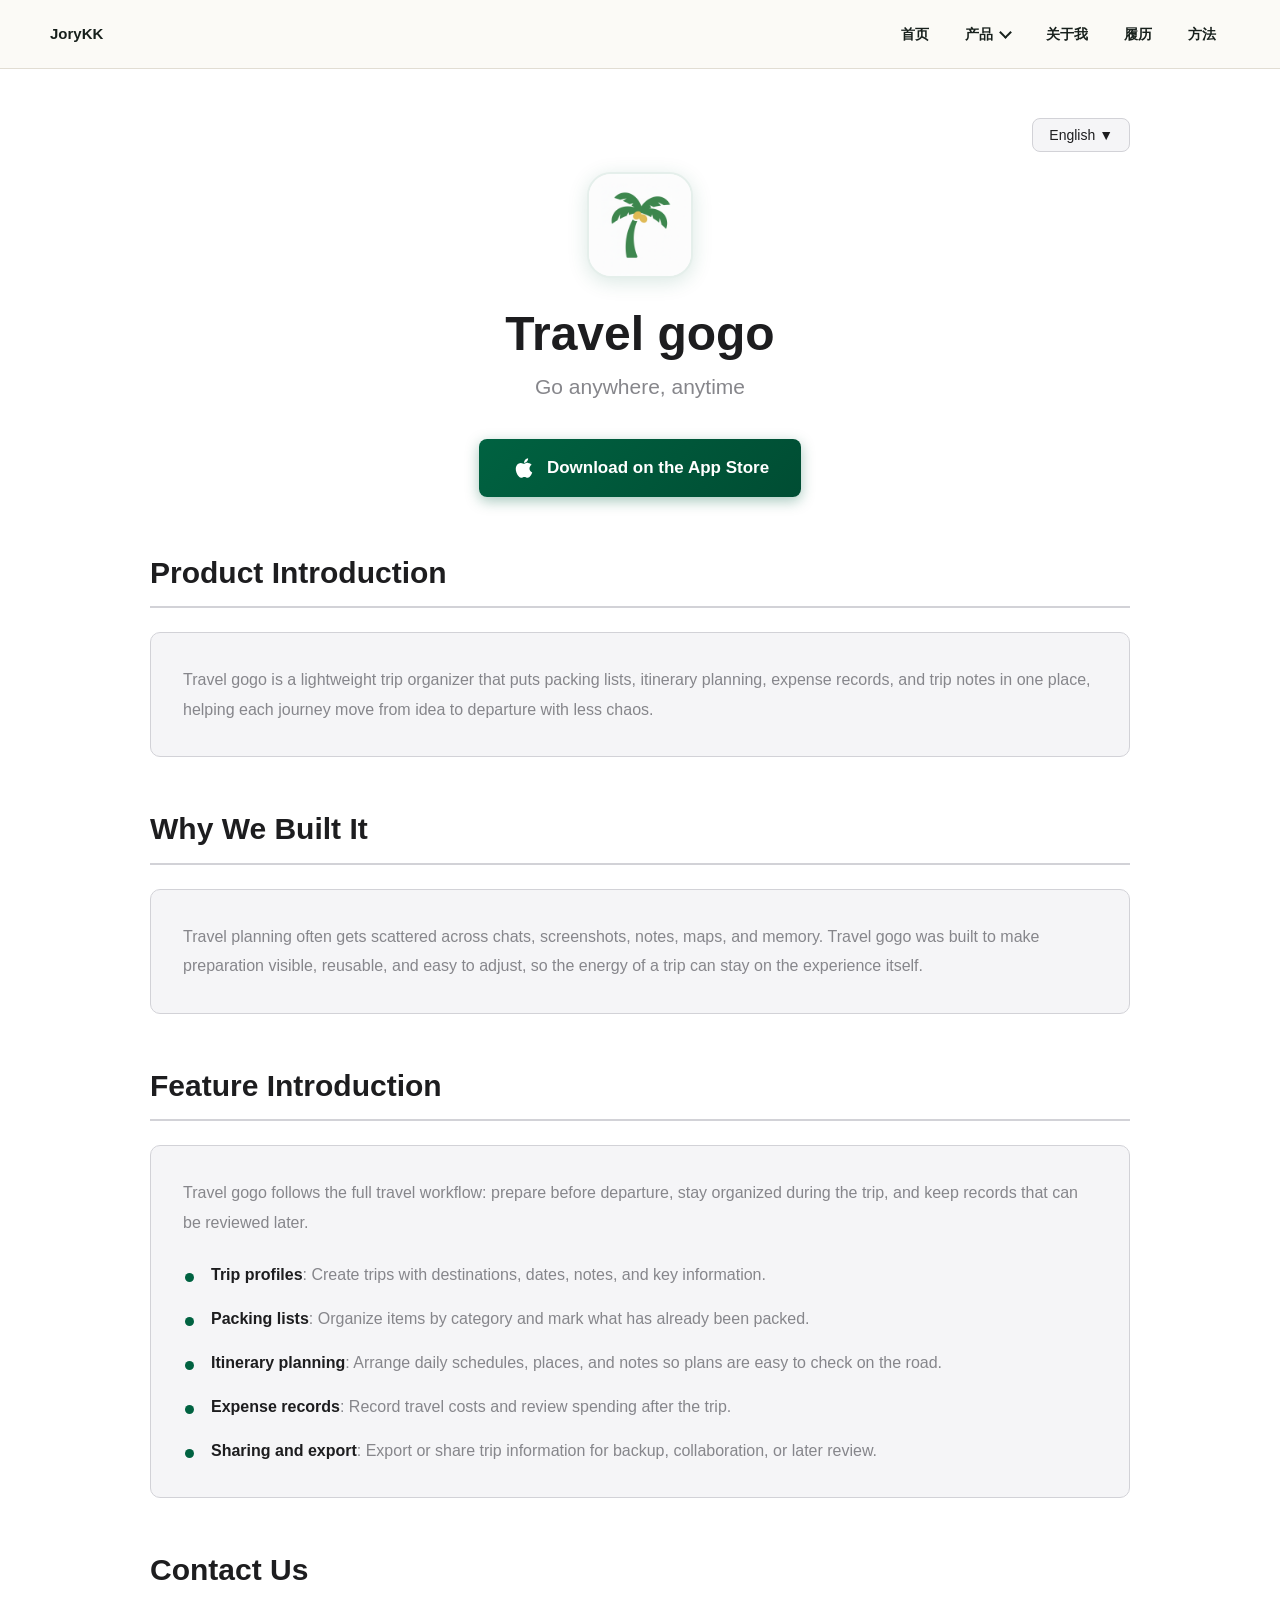
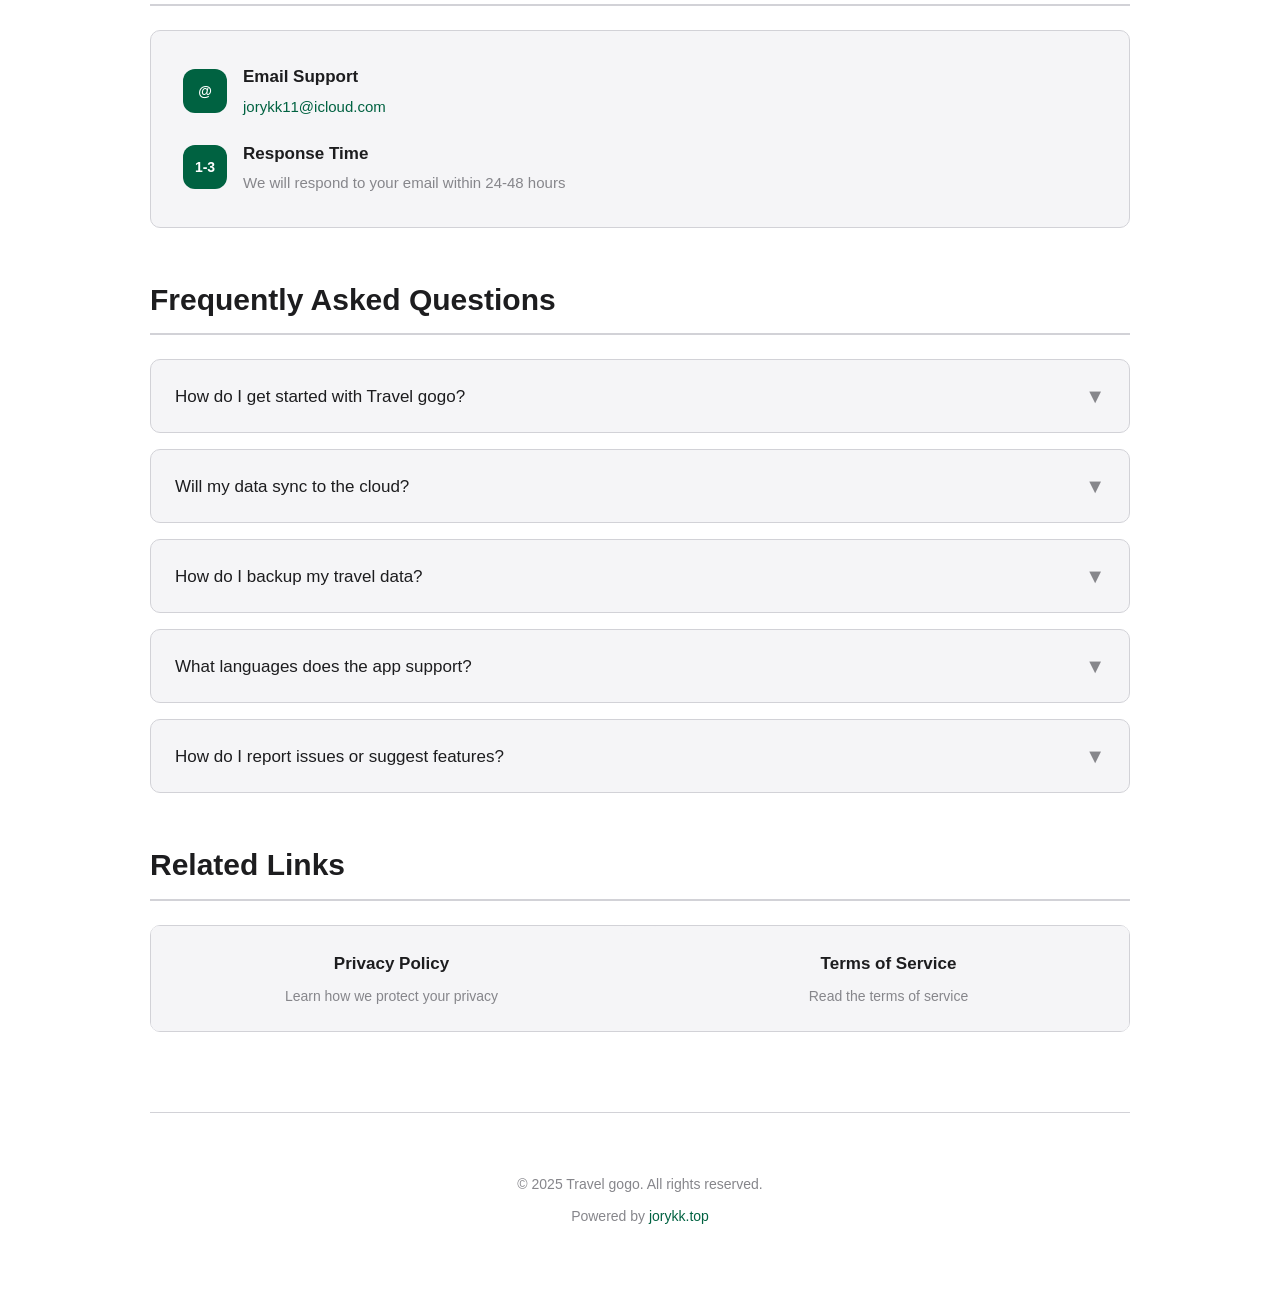
<file: Travel gogo support.html>
<!DOCTYPE html>
<html lang="en">
<head>
    <meta charset="UTF-8">
    <meta name="viewport" content="width=device-width, initial-scale=1.0">
    <meta name="description" content="Travel gogo - Your Travel Companion. Packing lists, itinerary planning, expense tracking, all in one place.">
    <title>Travel gogo - Support & Help</title>
    <link rel="icon" href="Travela gogo app-logo.png">
    <style>
        * {
            margin: 0;
            padding: 0;
            box-sizing: border-box;
        }

        :root {
            --primary-color: #006241;
            --secondary-color: #00864F;
            --text-primary: #1D1D1F;
            --text-secondary: #86868B;
            --bg-color: #FFFFFF;
            --bg-secondary: #F5F5F7;
            --border-color: #D2D2D7;
            --shadow: 0 4px 20px rgba(0, 0, 0, 0.08);
        }

        @media (prefers-color-scheme: dark) {
            :root {
                --primary-color: #00864F;
                --secondary-color: #006241;
                --text-primary: #F5F5F7;
                --text-secondary: #86868B;
                --bg-color: #1D1D1F;
                --bg-secondary: #2C2C2E;
                --border-color: #38383A;
            }
        }

        body {
            font-family: -apple-system, BlinkMacSystemFont, "Segoe UI", Roboto, "Helvetica Neue", Arial, sans-serif;
            line-height: 1.6;
            color: var(--text-primary);
            background-color: var(--bg-color);
            transition: background-color 0.3s ease, color 0.3s ease;
        }

        .container {
            max-width: 980px;
            margin: 0 auto;
            padding: 60px 20px;
        }

        .lang-switcher {
            text-align: right;
            margin-bottom: 20px;
        }

        .lang-switcher button {
            background: var(--bg-secondary);
            border: 1px solid var(--border-color);
            color: var(--text-primary);
            padding: 8px 16px;
            border-radius: 8px;
            cursor: pointer;
            font-size: 14px;
            transition: all 0.2s ease;
        }

        .lang-switcher button:hover {
            background: #006241;
            color: white;
            border-color: #006241;
        }

        /* 语言选择弹窗样式 */
        .lang-modal {
            display: none;
            position: fixed;
            top: 0;
            left: 0;
            width: 100%;
            height: 100%;
            background: rgba(0, 0, 0, 0.5);
            z-index: 1000;
            align-items: center;
            justify-content: center;
        }

        .lang-modal.active {
            display: flex;
        }

        .lang-modal-content {
            background: var(--bg-color);
            border-radius: 16px;
            padding: 24px;
            max-width: 400px;
            width: 90%;
            max-height: 80vh;
            overflow-y: auto;
            box-shadow: 0 8px 32px rgba(0, 0, 0, 0.2);
            animation: modalFadeIn 0.3s ease;
        }

        @keyframes modalFadeIn {
            from {
                opacity: 0;
                transform: scale(0.9);
            }
            to {
                opacity: 1;
                transform: scale(1);
            }
        }

        .lang-modal-header {
            display: flex;
            justify-content: space-between;
            align-items: center;
            margin-bottom: 20px;
            padding-bottom: 16px;
            border-bottom: 1px solid var(--border-color);
        }

        .lang-modal-header h3 {
            font-size: 20px;
            font-weight: 600;
            margin: 0;
        }

        .lang-modal-close {
            background: none;
            border: none;
            font-size: 24px;
            cursor: pointer;
            color: var(--text-secondary);
            padding: 0;
            width: 32px;
            height: 32px;
            display: flex;
            align-items: center;
            justify-content: center;
            border-radius: 8px;
            transition: all 0.2s ease;
        }

        .lang-modal-close:hover {
            background: var(--bg-secondary);
            color: var(--text-primary);
        }

        .lang-options {
            display: grid;
            grid-template-columns: repeat(auto-fill, minmax(140px, 1fr));
            gap: 8px;
        }

        .lang-option {
            background: var(--bg-secondary);
            border: 1px solid var(--border-color);
            color: var(--text-primary);
            padding: 12px 16px;
            border-radius: 8px;
            cursor: pointer;
            font-size: 14px;
            text-align: center;
            transition: all 0.2s ease;
        }

        .lang-option:hover {
            background: var(--primary-color);
            color: white;
            border-color: var(--primary-color);
            transform: translateY(-2px);
        }

        .lang-option.active {
            background: var(--primary-color);
            color: white;
            border-color: var(--primary-color);
        }

        header {
            text-align: center;
            margin-bottom: 80px;
            animation: fadeInUp 0.6s ease-out;
        }

        .app-logo {
            width: 120px;
            height: 120px;
            margin: 0 auto 30px;
            background: white;
            border-radius: 26px;
            display: flex;
            align-items: center;
            justify-content: center;
            box-shadow: 0 4px 20px rgba(0, 98, 65, 0.15);
            overflow: hidden;
            border: 2px solid rgba(0, 98, 65, 0.1);
        }

        .app-logo img {
            width: 100%;
            height: 100%;
            object-fit: contain;
        }

        h1 {
            font-size: 48px;
            font-weight: 600;
            margin-bottom: 10px;
            letter-spacing: -0.5px;
        }

        .subtitle {
            font-size: 21px;
            color: var(--text-secondary);
            font-weight: 400;
        }

        .app-store-button {
            display: inline-flex;
            align-items: center;
            justify-content: center;
            gap: 10px;
            background: linear-gradient(135deg, #006241 0%, #004d33 100%);
            color: white;
            text-decoration: none;
            padding: 15px 32px;
            border-radius: 14px;
            font-size: 17px;
            font-weight: 600;
            margin-top: 35px;
            transition: all 0.3s cubic-bezier(0.4, 0, 0.2, 1);
            box-shadow: 0 4px 14px rgba(0, 98, 65, 0.35);
            border: none;
            cursor: pointer;
            position: relative;
            overflow: hidden;
        }

        .app-store-button::before {
            content: '';
            position: absolute;
            top: 0;
            left: -100%;
            width: 100%;
            height: 100%;
            background: linear-gradient(90deg, transparent, rgba(255, 255, 255, 0.2), transparent);
            transition: left 0.5s;
        }

        .app-store-button:hover::before {
            left: 100%;
        }

        .app-store-button:hover {
            transform: translateY(-3px) scale(1.02);
            box-shadow: 0 8px 24px rgba(0, 98, 65, 0.45);
            background: linear-gradient(135deg, #00864F 0%, #006241 100%);
        }

        .app-store-button:active {
            transform: translateY(-1px) scale(1);
            box-shadow: 0 4px 12px rgba(0, 98, 65, 0.35);
        }

        .app-store-icon {
            width: 26px;
            height: 26px;
            display: inline-block;
            background: url("data:image/svg+xml,%3Csvg xmlns='http://www.w3.org/2000/svg' viewBox='0 0 24 24' fill='white'%3E%3Cpath d='M17.05 20.28c-.98.95-2.05.88-3.08.4-1.09-.5-2.08-.48-3.24 0-1.44.62-2.2.44-3.06-.4C2.79 15.25 3.51 7.59 9.05 7.31c1.35.07 2.29.74 3.08.8 1.18-.24 2.31-.93 3.57-.84 1.51.12 2.65.72 3.4 1.8-3.12 1.87-2.38 5.98.48 7.13-.57 1.5-1.31 2.99-2.54 4.09l.01-.01zM12.03 7.25c-.15-2.23 1.66-4.07 3.74-4.25.29 2.58-2.34 4.5-3.74 4.25z'/%3E%3C/svg%3E") no-repeat center;
            background-size: contain;
            flex-shrink: 0;
        }

        @media (max-width: 768px) {
            .app-store-button {
                padding: 13px 26px;
                font-size: 16px;
                margin-top: 25px;
            }

            .app-store-icon {
                width: 22px;
                height: 22px;
            }
        }

        .section {
            margin-bottom: 60px;
            animation: fadeInUp 0.6s ease-out;
            animation-fill-mode: both;
        }

        .section:nth-child(2) { animation-delay: 0.1s; }
        .section:nth-child(3) { animation-delay: 0.2s; }
        .section:nth-child(4) { animation-delay: 0.3s; }

        .section-title {
            font-size: 28px;
            font-weight: 600;
            margin-bottom: 24px;
            padding-bottom: 16px;
            border-bottom: 2px solid var(--border-color);
        }

        .contact-card {
            background: var(--bg-secondary);
            border-radius: 18px;
            padding: 32px;
            margin-bottom: 24px;
            transition: transform 0.2s ease, box-shadow 0.2s ease;
        }

        .contact-card:hover {
            transform: translateY(-2px);
            box-shadow: var(--shadow);
        }

        .contact-item {
            display: flex;
            align-items: center;
            margin-bottom: 20px;
        }

        .contact-item:last-child {
            margin-bottom: 0;
        }

        .contact-icon {
            width: 44px;
            height: 44px;
            background: var(--primary-color);
            border-radius: 12px;
            display: flex;
            align-items: center;
            justify-content: center;
            margin-right: 16px;
            color: white;
            font-size: 20px;
        }

        .contact-info h3 {
            font-size: 17px;
            font-weight: 600;
            margin-bottom: 4px;
        }

        .contact-info a {
            color: var(--primary-color);
            text-decoration: none;
            font-size: 15px;
            transition: opacity 0.2s ease;
        }

        .contact-info a:hover {
            opacity: 0.7;
        }

        .faq-item {
            background: var(--bg-secondary);
            border-radius: 12px;
            margin-bottom: 16px;
            overflow: hidden;
            transition: all 0.3s ease;
        }

        .faq-question {
            padding: 20px 24px;
            cursor: pointer;
            display: flex;
            justify-content: space-between;
            align-items: center;
            font-size: 17px;
            font-weight: 500;
            user-select: none;
        }

        .faq-question:hover {
            background: rgba(0, 0, 0, 0.03);
        }

        @media (prefers-color-scheme: dark) {
            .faq-question:hover {
                background: rgba(255, 255, 255, 0.05);
            }
        }

        .faq-icon {
            transition: transform 0.3s ease;
            color: var(--text-secondary);
            font-size: 20px;
        }

        .faq-item.active .faq-icon {
            transform: rotate(180deg);
        }

        .faq-answer {
            max-height: 0;
            overflow: hidden;
            transition: max-height 0.3s ease;
            padding: 0 24px;
            color: var(--text-secondary);
            font-size: 15px;
            line-height: 1.6;
        }

        .faq-item.active .faq-answer {
            max-height: 500px;
            padding: 0 24px 20px;
        }

        .link-card {
            display: grid;
            grid-template-columns: repeat(auto-fit, minmax(250px, 1fr));
            gap: 16px;
            margin-top: 24px;
        }

        .link-item {
            background: var(--bg-secondary);
            border-radius: 12px;
            padding: 24px;
            text-align: center;
            text-decoration: none;
            color: var(--text-primary);
            transition: all 0.2s ease;
            display: block;
        }

        .link-item:hover {
            transform: translateY(-2px);
            box-shadow: var(--shadow);
            background: #006241;
            color: white;
        }

        .link-item h3 {
            font-size: 17px;
            font-weight: 600;
            margin-bottom: 8px;
        }

        .link-item p {
            font-size: 14px;
            color: var(--text-secondary);
            margin: 0;
        }

        .link-item:hover p {
            color: rgba(255, 255, 255, 0.9);
        }

        footer {
            text-align: center;
            padding-top: 60px;
            margin-top: 80px;
            border-top: 1px solid var(--border-color);
            color: var(--text-secondary);
            font-size: 14px;
        }

        @keyframes fadeInUp {
            from {
                opacity: 0;
                transform: translateY(20px);
            }
            to {
                opacity: 1;
                transform: translateY(0);
            }
        }

        @media (max-width: 768px) {
            .container {
                padding: 40px 16px;
            }

            h1 {
                font-size: 36px;
            }

            .subtitle {
                font-size: 18px;
            }

            .section-title {
                font-size: 24px;
            }

            .contact-card {
                padding: 24px;
            }
        }

        /* 语言切换由 JavaScript 控制，不在这里设置默认样式 */
    </style>
    <link rel="stylesheet" href="assets/site-common.css">
</head>
<body class="site-page">
    <header class="jory-topbar" aria-label="站点导航">
        <div class="jory-topbar-inner">
            <a class="jory-brand" href="index.html">JoryKK</a>
            <nav class="jory-nav-links" aria-label="主导航">
                <a class="jory-nav-link jory-home-link" href="index.html">首页</a>
                <div class="jory-products" data-jory-products>
                    <button class="jory-products-trigger" type="button" aria-expanded="false" aria-haspopup="true" aria-controls="jory-products-menu">产品</button>
                    <div class="jory-products-menu" id="jory-products-menu">
                        <a class="jory-product-link" href="Travel gogo support.html">
                            <img src="Travela gogo app-logo.png" alt="" aria-hidden="true">
                            <span><strong>Travel gogo</strong><small>旅行整理与行程支持</small></span>
                        </a>
                        <a class="jory-product-link" href="Guanxi support.html">
                            <img src="Guanxi app-logo.png" alt="" aria-hidden="true">
                            <span><strong>Guanxi Score</strong><small>关系记录与状态观察</small></span>
                        </a>
                        <a class="jory-product-link" href="Plantle support.html">
                            <img src="Plantle app-logo.png" alt="" aria-hidden="true">
                            <span><strong>Plantle</strong><small>植物养护与生长记录</small></span>
                        </a>
                    </div>
                </div>
                <a class="jory-nav-link" href="index.html#profile">关于我</a>
                <a class="jory-nav-link" href="index.html#experience">履历</a>
                <a class="jory-nav-link" href="index.html#principles">方法</a>
            </nav>
        </div>
    </header>
    <div class="container">
        <div class="lang-switcher">
            <button onclick="openLangModal()" class="lang-btn" id="langToggleBtn">
                <span id="currentLangText">English</span> ▼
            </button>
        </div>

        <!-- 语言选择弹窗 -->
        <div class="lang-modal" id="langModal" onclick="closeLangModalOnBackdrop(event)">
            <div class="lang-modal-content" onclick="event.stopPropagation()">
                <div class="lang-modal-header">
                    <h3 data-lang="en">Select Language</h3>
                    <h3 data-lang="zh">选择语言</h3>
                    <h3 data-lang="ja">言語を選択</h3>
                    <h3 data-lang="ko">언어 선택</h3>
                    <h3 data-lang="es">Seleccionar idioma</h3>
                    <h3 data-lang="fr">Sélectionner la langue</h3>
                    <h3 data-lang="de">Sprache auswählen</h3>
                    <h3 data-lang="ru">Выбрать язык</h3>
                    <h3 data-lang="pt">Selecionar idioma</h3>
                    <h3 data-lang="vi">Chọn ngôn ngữ</h3>
                    <h3 data-lang="th">เลือกภาษา</h3>
                    <h3 data-lang="ar">اختر اللغة</h3>
                    <h3 data-lang="zh-TW">選擇語言</h3>
                    <h3 data-lang="id">Pilih Bahasa</h3>
                    <button class="lang-modal-close" onclick="closeLangModal()">×</button>
                </div>
                <div class="lang-options">
                    <div class="lang-option" onclick="selectLang('en')" data-lang="en">English</div>
                    <div class="lang-option" onclick="selectLang('zh')" data-lang="zh">中文</div>
                    <div class="lang-option" onclick="selectLang('zh-TW')" data-lang="zh-TW">繁體中文</div>
                    <div class="lang-option" onclick="selectLang('ja')" data-lang="ja">日本語</div>
                    <div class="lang-option" onclick="selectLang('ko')" data-lang="ko">한국어</div>
                    <div class="lang-option" onclick="selectLang('es')" data-lang="es">Español</div>
                    <div class="lang-option" onclick="selectLang('fr')" data-lang="fr">Français</div>
                    <div class="lang-option" onclick="selectLang('de')" data-lang="de">Deutsch</div>
                    <div class="lang-option" onclick="selectLang('ru')" data-lang="ru">Русский</div>
                    <div class="lang-option" onclick="selectLang('pt')" data-lang="pt">Português</div>
                    <div class="lang-option" onclick="selectLang('vi')" data-lang="vi">Tiếng Việt</div>
                    <div class="lang-option" onclick="selectLang('th')" data-lang="th">ไทย</div>
                    <div class="lang-option" onclick="selectLang('ar')" data-lang="ar">العربية</div>
                    <div class="lang-option" onclick="selectLang('id')" data-lang="id">Bahasa Indonesia</div>
                </div>
            </div>
        </div>

        <header>
            <div class="app-logo">
                <img src="Travela gogo app-logo.png" alt="Travel gogo">
            </div>
            <h1 data-lang="en">Travel gogo</h1>
            <h1 data-lang="zh">出行gogo</h1>
            <h1 data-lang="ja">Travel gogo</h1>
            <h1 data-lang="ko">여행gogo</h1>
            <h1 data-lang="es">Viaje gogo</h1>
            <h1 data-lang="fr">Voyage gogo</h1>
            <h1 data-lang="de">Reise gogo</h1>
            <h1 data-lang="ru">Поездка gogo</h1>
            <h1 data-lang="pt">Viagem gogo</h1>
            <h1 data-lang="vi">Du lịch gogo</h1>
            <h1 data-lang="th">ท่องเที่ยว gogo</h1>
            <h1 data-lang="ar">السفر gogo</h1>
            <h1 data-lang="zh-TW">出行gogo</h1>
            <h1 data-lang="id">Travel gogo</h1>
            <p class="subtitle" data-lang="en">Go anywhere, anytime</p>
            <p class="subtitle" data-lang="zh">世界再大，我也要go</p>
            <p class="subtitle" data-lang="ja">どこへでも、いつでも</p>
            <p class="subtitle" data-lang="ko">어디서나, 언제든지</p>
            <p class="subtitle" data-lang="es">Ve a cualquier lugar, en cualquier momento</p>
            <p class="subtitle" data-lang="fr">Allez n'importe où, n'importe quand</p>
            <p class="subtitle" data-lang="de">Überall hin, jederzeit</p>
            <p class="subtitle" data-lang="ru">Куда угодно, когда угодно</p>
            <p class="subtitle" data-lang="pt">Vá a qualquer lugar, a qualquer hora</p>
            <p class="subtitle" data-lang="vi">Đi bất cứ đâu, bất cứ lúc nào</p>
            <p class="subtitle" data-lang="th">ไปทุกที่ทุกเวลา</p>
            <p class="subtitle" data-lang="ar">اذهب إلى أي مكان، في أي وقت</p>
            <p class="subtitle" data-lang="zh-TW">世界再大，我也要go</p>
            <p class="subtitle" data-lang="id">Pergi ke mana saja, kapan saja</p>
            
            <a href="https://apps.apple.com/app/id6754779604" class="app-store-button" target="_blank" rel="noopener noreferrer">
                <span class="app-store-icon"></span>
                <span data-lang="en">Download on the App Store</span>
                <span data-lang="zh">在 App Store 下载</span>
                <span data-lang="ja">App Storeでダウンロード</span>
                <span data-lang="ko">App Store에서 다운로드</span>
                <span data-lang="es">Descargar en App Store</span>
                <span data-lang="fr">Télécharger sur l'App Store</span>
                <span data-lang="de">Im App Store herunterladen</span>
                <span data-lang="ru">Скачать в App Store</span>
                <span data-lang="pt">Baixar na App Store</span>
                <span data-lang="vi">Tải xuống trên App Store</span>
                <span data-lang="th">ดาวน์โหลดบน App Store</span>
                <span data-lang="ar">تنزيل من App Store</span>
                <span data-lang="zh-TW">在 App Store 下載</span>
                <span data-lang="id">Unduh di App Store</span>
            </a>
        </header>

        <section class="section">
            <h2 class="section-title" data-lang="en">Product Introduction</h2>
            <h2 class="section-title" data-lang="zh">产品介绍</h2>
            <h2 class="section-title" data-lang="ja">製品紹介</h2>
            <h2 class="section-title" data-lang="ko">제품 소개</h2>
            <h2 class="section-title" data-lang="es">Presentación del Producto</h2>
            <h2 class="section-title" data-lang="fr">Présentation du Produit</h2>
            <h2 class="section-title" data-lang="de">Produktvorstellung</h2>
            <h2 class="section-title" data-lang="ru">Обзор продукта</h2>
            <h2 class="section-title" data-lang="pt">Introdução do Produto</h2>
            <h2 class="section-title" data-lang="vi">Giới thiệu sản phẩm</h2>
            <h2 class="section-title" data-lang="th">แนะนำผลิตภัณฑ์</h2>
            <h2 class="section-title" data-lang="ar">مقدمة المنتج</h2>
            <h2 class="section-title" data-lang="zh-TW">產品介紹</h2>
            <h2 class="section-title" data-lang="id">Pengenalan Produk</h2>
            <div class="product-copy-panel">
                <p data-lang="en">Travel gogo is a lightweight trip organizer that puts packing lists, itinerary planning, expense records, and trip notes in one place, helping each journey move from idea to departure with less chaos.</p>
                <p data-lang="zh">Travel gogo 是一款轻量旅行整理工具，把打包清单、行程规划、费用记录和旅行备注放在一起，帮助每一次出发从想法变成清晰计划。</p>
                <p data-lang="ja">Travel gogoは、持ち物リスト、旅程計画、費用記録、旅行メモを一か所にまとめる軽量な旅行整理アプリです。思いつきから出発までをよりスムーズにします。</p>
                <p data-lang="ko">Travel gogo는 짐 목록, 일정 계획, 비용 기록, 여행 메모를 한곳에 모으는 가벼운 여행 정리 앱입니다. 여행 아이디어를 더 명확한 출발 계획으로 바꾸도록 돕습니다.</p>
                <p data-lang="es">Travel gogo es un organizador de viajes ligero que reúne listas de equipaje, planificación de itinerarios, gastos y notas en un solo lugar para convertir cada idea de viaje en un plan claro.</p>
                <p data-lang="fr">Travel gogo est un organiseur de voyage léger qui réunit listes de bagages, itinéraires, dépenses et notes au même endroit afin de transformer chaque envie de départ en plan clair.</p>
                <p data-lang="de">Travel gogo ist ein schlanker Reiseplaner, der Packlisten, Routenplanung, Ausgaben und Notizen an einem Ort bündelt und jede Reiseidee zu einem klaren Plan macht.</p>
                <p data-lang="ru">Travel gogo — это легкий органайзер поездок, который объединяет списки вещей, маршруты, расходы и заметки в одном месте, помогая превратить идею путешествия в понятный план.</p>
                <p data-lang="pt">Travel gogo é um organizador de viagens leve que reúne listas de bagagem, roteiro, despesas e notas em um só lugar, ajudando cada viagem a sair da ideia para um plano claro.</p>
                <p data-lang="vi">Travel gogo là công cụ tổ chức chuyến đi gọn nhẹ, gom danh sách hành lý, lịch trình, chi phí và ghi chú vào một nơi để mỗi chuyến đi trở thành một kế hoạch rõ ràng hơn.</p>
                <p data-lang="th">Travel gogo คือเครื่องมือจัดระเบียบทริปแบบเบา ใช้รวมรายการจัดกระเป๋า แผนการเดินทาง ค่าใช้จ่าย และบันทึกไว้ในที่เดียว เพื่อเปลี่ยนไอเดียการเดินทางให้เป็นแผนที่ชัดเจน</p>
                <p data-lang="ar">Travel gogo هو منظم سفر خفيف يجمع قوائم الأمتعة وتخطيط الرحلة وتسجيل المصاريف والملاحظات في مكان واحد، ليساعدك على تحويل فكرة السفر إلى خطة واضحة.</p>
                <p data-lang="zh-TW">Travel gogo 是一款輕量旅行整理工具，把打包清單、行程規劃、費用記錄和旅行備註放在一起，幫助每一次出發從想法變成清晰計畫。</p>
                <p data-lang="id">Travel gogo adalah pengatur perjalanan ringan yang menyatukan daftar bawaan, rencana itinerary, catatan biaya, dan catatan perjalanan agar setiap ide perjalanan menjadi rencana yang jelas.</p>
            </div>
        </section>

        <section class="section">
            <h2 class="section-title" data-lang="en">Why We Built It</h2>
            <h2 class="section-title" data-lang="zh">开发初衷</h2>
            <h2 class="section-title" data-lang="ja">開発のきっかけ</h2>
            <h2 class="section-title" data-lang="ko">개발 배경</h2>
            <h2 class="section-title" data-lang="es">Por Qué Lo Creamos</h2>
            <h2 class="section-title" data-lang="fr">Pourquoi Nous l'avons Créé</h2>
            <h2 class="section-title" data-lang="de">Warum Wir Es Entwickelt Haben</h2>
            <h2 class="section-title" data-lang="ru">Зачем мы создали приложение</h2>
            <h2 class="section-title" data-lang="pt">Por Que Criamos</h2>
            <h2 class="section-title" data-lang="vi">Lý do phát triển</h2>
            <h2 class="section-title" data-lang="th">แนวคิดในการพัฒนา</h2>
            <h2 class="section-title" data-lang="ar">لماذا أنشأناه</h2>
            <h2 class="section-title" data-lang="zh-TW">開發初衷</h2>
            <h2 class="section-title" data-lang="id">Alasan Pengembangan</h2>
            <div class="product-copy-panel">
                <p data-lang="en">Travel planning often gets scattered across chats, screenshots, notes, maps, and memory. Travel gogo was built to make preparation visible, reusable, and easy to adjust, so the energy of a trip can stay on the experience itself.</p>
                <p data-lang="zh">旅行准备常常散落在聊天记录、截图、备忘录、地图和记忆里，临出发才发现遗漏细节。Travel gogo 的开发初衷，是把准备过程变得可见、可复用、可随时调整，让旅行的精力更多留给体验本身。</p>
                <p data-lang="ja">旅行の準備は、チャット、スクリーンショット、メモ、地図、記憶の中に散らばりがちです。Travel gogoは、準備を見える化し、再利用しやすく、いつでも調整できるようにするために作りました。</p>
                <p data-lang="ko">여행 준비는 채팅, 스크린샷, 메모, 지도, 기억 속에 흩어지기 쉽습니다. Travel gogo는 준비 과정을 눈에 보이게 만들고, 다시 쓰기 쉽고, 언제든 조정할 수 있게 하려는 마음에서 만들었습니다.</p>
                <p data-lang="es">La preparación de un viaje suele quedar repartida entre chats, capturas, notas, mapas y memoria. Travel gogo nació para hacer esa preparación visible, reutilizable y fácil de ajustar.</p>
                <p data-lang="fr">La préparation d'un voyage se disperse souvent entre discussions, captures d'écran, notes, cartes et mémoire. Travel gogo a été créé pour rendre cette préparation visible, réutilisable et facile à ajuster.</p>
                <p data-lang="de">Reisevorbereitung verteilt sich oft auf Chats, Screenshots, Notizen, Karten und Erinnerung. Travel gogo wurde entwickelt, um diese Vorbereitung sichtbar, wiederverwendbar und leicht anpassbar zu machen.</p>
                <p data-lang="ru">Подготовка к поездке часто распадается на чаты, скриншоты, заметки, карты и память. Travel gogo создан, чтобы сделать подготовку видимой, повторно используемой и удобной для изменений.</p>
                <p data-lang="pt">O preparo de uma viagem costuma ficar espalhado em conversas, capturas de tela, notas, mapas e memória. Travel gogo foi criado para tornar essa preparação visível, reutilizável e fácil de ajustar.</p>
                <p data-lang="vi">Việc chuẩn bị du lịch thường bị phân tán trong tin nhắn, ảnh chụp màn hình, ghi chú, bản đồ và trí nhớ. Travel gogo được tạo ra để làm quá trình đó rõ ràng, tái sử dụng được và dễ điều chỉnh.</p>
                <p data-lang="th">การเตรียมทริปมักกระจัดกระจายอยู่ในแชต ภาพหน้าจอ โน้ต แผนที่ และความจำ Travel gogo จึงถูกสร้างขึ้นเพื่อทำให้การเตรียมตัวมองเห็นได้ นำกลับมาใช้ซ้ำได้ และปรับแก้ได้ง่าย</p>
                <p data-lang="ar">غالبا ما تتبعثر استعدادات السفر بين المحادثات ولقطات الشاشة والملاحظات والخرائط والذاكرة. أنشئ Travel gogo لجعل التحضير واضحا وقابلا لإعادة الاستخدام وسهل التعديل.</p>
                <p data-lang="zh-TW">旅行準備常常散落在聊天記錄、截圖、備忘錄、地圖和記憶裡，臨出發才發現遺漏細節。Travel gogo 的開發初衷，是把準備過程變得可見、可複用、可隨時調整，讓旅行的精力更多留給體驗本身。</p>
                <p data-lang="id">Persiapan perjalanan sering tersebar di chat, tangkapan layar, catatan, peta, dan ingatan. Travel gogo dibuat agar persiapan terlihat, bisa digunakan ulang, dan mudah disesuaikan.</p>
            </div>
        </section>

        <section class="section">
            <h2 class="section-title" data-lang="en">Feature Introduction</h2>
            <h2 class="section-title" data-lang="zh">功能介绍</h2>
            <h2 class="section-title" data-lang="ja">機能紹介</h2>
            <h2 class="section-title" data-lang="ko">기능 소개</h2>
            <h2 class="section-title" data-lang="es">Funciones Principales</h2>
            <h2 class="section-title" data-lang="fr">Présentation des Fonctions</h2>
            <h2 class="section-title" data-lang="de">Funktionsübersicht</h2>
            <h2 class="section-title" data-lang="ru">Обзор функций</h2>
            <h2 class="section-title" data-lang="pt">Introdução aos Recursos</h2>
            <h2 class="section-title" data-lang="vi">Giới thiệu tính năng</h2>
            <h2 class="section-title" data-lang="th">แนะนำฟีเจอร์</h2>
            <h2 class="section-title" data-lang="ar">مقدمة الميزات</h2>
            <h2 class="section-title" data-lang="zh-TW">功能介紹</h2>
            <h2 class="section-title" data-lang="id">Pengenalan Fitur</h2>
            <div class="product-feature-panel">
                <p class="product-feature-lead" data-lang="en">Travel gogo follows the full travel workflow: prepare before departure, stay organized during the trip, and keep records that can be reviewed later.</p>
                <p class="product-feature-lead" data-lang="zh">Travel gogo 围绕旅行前、中、后的完整流程设计：出发前准备清楚，旅途中随时查用，结束后还能整理回顾。</p>
                <p class="product-feature-lead" data-lang="ja">Travel gogoは、出発前の準備、旅行中の確認、旅行後の振り返りまで、旅の流れ全体を支えます。</p>
                <p class="product-feature-lead" data-lang="ko">Travel gogo는 출발 전 준비, 여행 중 확인, 여행 후 기록 정리까지 전체 여행 흐름을 중심으로 설계되었습니다.</p>
                <p class="product-feature-lead" data-lang="es">Travel gogo cubre el flujo completo del viaje: preparar antes de salir, mantenerse organizado durante el viaje y revisar los registros después.</p>
                <p class="product-feature-lead" data-lang="fr">Travel gogo suit tout le parcours du voyage: préparer avant le départ, rester organisé sur place et revoir les informations après.</p>
                <p class="product-feature-lead" data-lang="de">Travel gogo begleitet den gesamten Reiseablauf: Vorbereitung vor der Abreise, Ordnung unterwegs und Rückblick nach der Reise.</p>
                <p class="product-feature-lead" data-lang="ru">Travel gogo поддерживает весь цикл поездки: подготовку до отъезда, порядок в пути и записи для последующего просмотра.</p>
                <p class="product-feature-lead" data-lang="pt">Travel gogo acompanha todo o fluxo da viagem: preparar antes da partida, manter tudo organizado durante a viagem e revisar os registros depois.</p>
                <p class="product-feature-lead" data-lang="vi">Travel gogo đi theo toàn bộ quy trình du lịch: chuẩn bị trước khi đi, giữ mọi thứ gọn gàng trong chuyến đi và xem lại sau đó.</p>
                <p class="product-feature-lead" data-lang="th">Travel gogo ออกแบบตามขั้นตอนการเดินทางทั้งหมด ตั้งแต่เตรียมตัวก่อนออกเดินทาง ใช้งานระหว่างทริป ไปจนถึงเก็บข้อมูลไว้ดูย้อนหลัง</p>
                <p class="product-feature-lead" data-lang="ar">يتبع Travel gogo سير الرحلة كاملا: التحضير قبل الانطلاق، التنظيم أثناء السفر، وحفظ السجلات لمراجعتها لاحقا.</p>
                <p class="product-feature-lead" data-lang="zh-TW">Travel gogo 圍繞旅行前、中、後的完整流程設計：出發前準備清楚，旅途中隨時查用，結束後還能整理回顧。</p>
                <p class="product-feature-lead" data-lang="id">Travel gogo mengikuti alur perjalanan lengkap: persiapan sebelum berangkat, tetap rapi selama perjalanan, dan menyimpan catatan untuk ditinjau setelahnya.</p>
                <ul class="product-feature-list">
                    <li class="product-feature-item">
                        <span data-lang="en"><strong>Trip profiles</strong>: Create trips with destinations, dates, notes, and key information.</span>
                        <span data-lang="zh"><strong>旅行档案</strong>：按目的地、日期、备注和关键信息创建每一次旅行。</span>
                        <span data-lang="ja"><strong>旅行プロフィール</strong>: 目的地、日程、メモ、重要情報をまとめて旅行を作成できます。</span>
                        <span data-lang="ko"><strong>여행 프로필</strong>: 목적지, 날짜, 메모, 주요 정보를 모아 여행을 만들 수 있습니다.</span>
                        <span data-lang="es"><strong>Perfiles de viaje</strong>: Cree viajes con destinos, fechas, notas e información clave.</span>
                        <span data-lang="fr"><strong>Fiches de voyage</strong>: Créez des voyages avec destinations, dates, notes et informations clés.</span>
                        <span data-lang="de"><strong>Reiseprofile</strong>: Erstellen Sie Reisen mit Ziel, Datum, Notizen und wichtigen Informationen.</span>
                        <span data-lang="ru"><strong>Профили поездок</strong>: Создавайте поездки с направлениями, датами, заметками и важной информацией.</span>
                        <span data-lang="pt"><strong>Perfis de viagem</strong>: Crie viagens com destinos, datas, notas e informações importantes.</span>
                        <span data-lang="vi"><strong>Hồ sơ chuyến đi</strong>: Tạo chuyến đi với điểm đến, ngày tháng, ghi chú và thông tin quan trọng.</span>
                        <span data-lang="th"><strong>โปรไฟล์ทริป</strong>: สร้างทริปพร้อมจุดหมาย วันที่ โน้ต และข้อมูลสำคัญ</span>
                        <span data-lang="ar"><strong>ملفات الرحلات</strong>: أنشئ رحلات مع الوجهات والتواريخ والملاحظات والمعلومات المهمة.</span>
                        <span data-lang="zh-TW"><strong>旅行檔案</strong>：按目的地、日期、備註和關鍵資訊建立每一次旅行。</span>
                        <span data-lang="id"><strong>Profil perjalanan</strong>: Buat perjalanan dengan tujuan, tanggal, catatan, dan informasi penting.</span>
                    </li>
                    <li class="product-feature-item">
                        <span data-lang="en"><strong>Packing lists</strong>: Organize items by category and mark what has already been packed.</span>
                        <span data-lang="zh"><strong>打包清单</strong>：按类别整理物品，并标记已经准备好的内容。</span>
                        <span data-lang="ja"><strong>持ち物リスト</strong>: カテゴリ別に荷物を整理し、準備済みの項目をチェックできます。</span>
                        <span data-lang="ko"><strong>짐 목록</strong>: 항목을 카테고리별로 정리하고 이미 챙긴 것을 표시할 수 있습니다.</span>
                        <span data-lang="es"><strong>Listas de equipaje</strong>: Organice artículos por categoría y marque lo que ya está preparado.</span>
                        <span data-lang="fr"><strong>Listes de bagages</strong>: Classez les articles par catégorie et cochez ce qui est déjà prêt.</span>
                        <span data-lang="de"><strong>Packlisten</strong>: Ordnen Sie Gegenstände nach Kategorien und markieren Sie, was bereits gepackt ist.</span>
                        <span data-lang="ru"><strong>Списки вещей</strong>: Разделяйте вещи по категориям и отмечайте то, что уже собрано.</span>
                        <span data-lang="pt"><strong>Listas de bagagem</strong>: Organize itens por categoria e marque o que já foi preparado.</span>
                        <span data-lang="vi"><strong>Danh sách hành lý</strong>: Sắp xếp đồ theo danh mục và đánh dấu những món đã chuẩn bị.</span>
                        <span data-lang="th"><strong>รายการจัดกระเป๋า</strong>: จัดของตามหมวดหมู่และทำเครื่องหมายของที่เตรียมแล้ว</span>
                        <span data-lang="ar"><strong>قوائم الأمتعة</strong>: نظم الأغراض حسب الفئة وحدد ما تم تجهيزه.</span>
                        <span data-lang="zh-TW"><strong>打包清單</strong>：按類別整理物品，並標記已經準備好的內容。</span>
                        <span data-lang="id"><strong>Daftar bawaan</strong>: Atur barang berdasarkan kategori dan tandai yang sudah disiapkan.</span>
                    </li>
                    <li class="product-feature-item">
                        <span data-lang="en"><strong>Itinerary planning</strong>: Arrange daily schedules, places, and notes so plans are easy to check on the road.</span>
                        <span data-lang="zh"><strong>行程规划</strong>：整理每日安排、地点和备注，让旅途中随时能快速查看。</span>
                        <span data-lang="ja"><strong>旅程計画</strong>: 毎日の予定、場所、メモを整理し、移動中でも確認しやすくします。</span>
                        <span data-lang="ko"><strong>일정 계획</strong>: 매일의 일정, 장소, 메모를 정리해 여행 중에도 쉽게 확인할 수 있습니다.</span>
                        <span data-lang="es"><strong>Planificación de itinerario</strong>: Organice horarios diarios, lugares y notas para consultar todo fácilmente durante el viaje.</span>
                        <span data-lang="fr"><strong>Planification d'itinéraire</strong>: Organisez horaires, lieux et notes pour les consulter facilement en route.</span>
                        <span data-lang="de"><strong>Routenplanung</strong>: Ordnen Sie Tagespläne, Orte und Notizen, damit alles unterwegs schnell abrufbar ist.</span>
                        <span data-lang="ru"><strong>Планирование маршрута</strong>: Упорядочивайте ежедневные планы, места и заметки, чтобы легко проверять их в дороге.</span>
                        <span data-lang="pt"><strong>Planejamento de roteiro</strong>: Organize horários, lugares e notas para consultar facilmente durante a viagem.</span>
                        <span data-lang="vi"><strong>Lập lịch trình</strong>: Sắp xếp lịch hằng ngày, địa điểm và ghi chú để dễ xem khi đang di chuyển.</span>
                        <span data-lang="th"><strong>วางแผนกำหนดการ</strong>: จัดตารางแต่ละวัน สถานที่ และโน้ตให้ดูได้ง่ายระหว่างเดินทาง</span>
                        <span data-lang="ar"><strong>تخطيط المسار</strong>: رتب الجداول اليومية والأماكن والملاحظات ليسهل الرجوع إليها أثناء الرحلة.</span>
                        <span data-lang="zh-TW"><strong>行程規劃</strong>：整理每日安排、地點和備註，讓旅途中隨時能快速查看。</span>
                        <span data-lang="id"><strong>Perencanaan itinerary</strong>: Atur jadwal harian, tempat, dan catatan agar mudah dicek saat bepergian.</span>
                    </li>
                    <li class="product-feature-item">
                        <span data-lang="en"><strong>Expense records</strong>: Record travel costs and review spending after the trip.</span>
                        <span data-lang="zh"><strong>费用记录</strong>：记录旅途花费，方便结束后回看和整理支出。</span>
                        <span data-lang="ja"><strong>費用記録</strong>: 旅行中の支出を記録し、旅行後に見直せます。</span>
                        <span data-lang="ko"><strong>비용 기록</strong>: 여행 비용을 기록하고 여행 후 지출을 다시 확인할 수 있습니다.</span>
                        <span data-lang="es"><strong>Registro de gastos</strong>: Registre los costos del viaje y revise los gastos al terminar.</span>
                        <span data-lang="fr"><strong>Suivi des dépenses</strong>: Notez les coûts du voyage et revoyez les dépenses ensuite.</span>
                        <span data-lang="de"><strong>Ausgaben</strong>: Erfassen Sie Reisekosten und überprüfen Sie die Ausgaben nach der Reise.</span>
                        <span data-lang="ru"><strong>Учет расходов</strong>: Записывайте затраты и просматривайте расходы после поездки.</span>
                        <span data-lang="pt"><strong>Registro de despesas</strong>: Registre os custos da viagem e revise os gastos depois.</span>
                        <span data-lang="vi"><strong>Ghi chi phí</strong>: Ghi lại chi phí chuyến đi và xem lại sau khi kết thúc.</span>
                        <span data-lang="th"><strong>บันทึกค่าใช้จ่าย</strong>: บันทึกค่าใช้จ่ายของทริปและตรวจดูย้อนหลังหลังจบการเดินทาง</span>
                        <span data-lang="ar"><strong>سجلات المصاريف</strong>: سجل تكاليف السفر وراجع الإنفاق بعد الرحلة.</span>
                        <span data-lang="zh-TW"><strong>費用記錄</strong>：記錄旅途花費，方便結束後回看和整理支出。</span>
                        <span data-lang="id"><strong>Catatan biaya</strong>: Catat biaya perjalanan dan tinjau pengeluaran setelah perjalanan selesai.</span>
                    </li>
                    <li class="product-feature-item">
                        <span data-lang="en"><strong>Sharing and export</strong>: Export or share trip information for backup, collaboration, or later review.</span>
                        <span data-lang="zh"><strong>分享与导出</strong>：导出或分享旅行资料，方便备份、协作和后续复盘。</span>
                        <span data-lang="ja"><strong>共有とエクスポート</strong>: 旅行情報を出力または共有し、バックアップや共同準備、振り返りに使えます。</span>
                        <span data-lang="ko"><strong>공유와 내보내기</strong>: 여행 정보를 내보내거나 공유해 백업, 협업, 회고에 활용할 수 있습니다.</span>
                        <span data-lang="es"><strong>Compartir y exportar</strong>: Exporte o comparta información del viaje para respaldo, colaboración o revisión posterior.</span>
                        <span data-lang="fr"><strong>Partage et export</strong>: Exportez ou partagez les informations du voyage pour sauvegarde, collaboration ou revue ultérieure.</span>
                        <span data-lang="de"><strong>Teilen und Export</strong>: Exportieren oder teilen Sie Reiseinformationen für Backup, Zusammenarbeit oder spätere Übersicht.</span>
                        <span data-lang="ru"><strong>Обмен и экспорт</strong>: Экспортируйте или делитесь данными поездки для резервной копии, совместной подготовки или просмотра позже.</span>
                        <span data-lang="pt"><strong>Compartilhar e exportar</strong>: Exporte ou compartilhe informações da viagem para backup, colaboração ou revisão futura.</span>
                        <span data-lang="vi"><strong>Chia sẻ và xuất dữ liệu</strong>: Xuất hoặc chia sẻ thông tin chuyến đi để sao lưu, phối hợp hoặc xem lại sau.</span>
                        <span data-lang="th"><strong>แชร์และส่งออก</strong>: ส่งออกหรือแชร์ข้อมูลทริปเพื่อสำรองข้อมูล ทำงานร่วมกัน หรือดูย้อนหลัง</span>
                        <span data-lang="ar"><strong>المشاركة والتصدير</strong>: صدر أو شارك معلومات الرحلة للنسخ الاحتياطي أو التعاون أو المراجعة لاحقا.</span>
                        <span data-lang="zh-TW"><strong>分享與匯出</strong>：匯出或分享旅行資料，方便備份、協作和後續複盤。</span>
                        <span data-lang="id"><strong>Berbagi dan ekspor</strong>: Ekspor atau bagikan informasi perjalanan untuk cadangan, kolaborasi, atau tinjauan nanti.</span>
                    </li>
                </ul>
            </div>
        </section>

        <section class="section">
            <h2 class="section-title" data-lang="en">Contact Us</h2>
            <h2 class="section-title" data-lang="zh">联系我们</h2>
            <h2 class="section-title" data-lang="ja">お問い合わせ</h2>
            <h2 class="section-title" data-lang="ko">문의하기</h2>
            <h2 class="section-title" data-lang="es">Contáctenos</h2>
            <h2 class="section-title" data-lang="fr">Nous Contacter</h2>
            <h2 class="section-title" data-lang="de">Kontaktieren Sie uns</h2>
            <h2 class="section-title" data-lang="ru">Свяжитесь с нами</h2>
            <h2 class="section-title" data-lang="pt">Entre em Contato</h2>
            <h2 class="section-title" data-lang="vi">Liên Hệ Với Chúng Tôi</h2>
            <h2 class="section-title" data-lang="th">ติดต่อเรา</h2>
            <h2 class="section-title" data-lang="ar">اتصل بنا</h2>
            <h2 class="section-title" data-lang="zh-TW">聯繫我們</h2>
            <h2 class="section-title" data-lang="id">Hubungi Kami</h2>
            <div class="contact-card">
                <div class="contact-item">
                    <div class="contact-icon">@</div>
                    <div class="contact-info">
                        <h3 data-lang="en">Email Support</h3>
                        <h3 data-lang="zh">邮箱支持</h3>
                        <h3 data-lang="ja">メールサポート</h3>
                        <h3 data-lang="ko">이메일 지원</h3>
                        <h3 data-lang="es">Soporte por correo electrónico</h3>
                        <h3 data-lang="fr">Support par e-mail</h3>
                        <h3 data-lang="de">E-Mail-Support</h3>
                        <h3 data-lang="ru">Поддержка по электронной почте</h3>
                        <h3 data-lang="pt">Suporte por e-mail</h3>
                        <h3 data-lang="vi">Hỗ trợ qua email</h3>
                        <h3 data-lang="th">การสนับสนุนทางอีเมล</h3>
                        <h3 data-lang="ar">دعم البريد الإلكتروني</h3>
                        <h3 data-lang="zh-TW">郵箱支持</h3>
                        <h3 data-lang="id">Dukungan Email</h3>
                        <a href="mailto:jorykk11@icloud.com">jorykk11@icloud.com</a>
                    </div>
                </div>
                <div class="contact-item">
                    <div class="contact-icon">1-3</div>
                    <div class="contact-info">
                        <h3 data-lang="en">Response Time</h3>
                        <h3 data-lang="zh">响应时间</h3>
                        <h3 data-lang="ja">応答時間</h3>
                        <h3 data-lang="ko">응답 시간</h3>
                        <h3 data-lang="es">Tiempo de respuesta</h3>
                        <h3 data-lang="fr">Temps de réponse</h3>
                        <h3 data-lang="de">Antwortzeit</h3>
                        <h3 data-lang="ru">Время ответа</h3>
                        <h3 data-lang="pt">Tempo de resposta</h3>
                        <h3 data-lang="vi">Thời gian phản hồi</h3>
                        <h3 data-lang="th">เวลาในการตอบกลับ</h3>
                        <h3 data-lang="ar">وقت الاستجابة</h3>
                        <h3 data-lang="zh-TW">響應時間</h3>
                        <h3 data-lang="id">Waktu Respon</h3>
                        <p style="color: var(--text-secondary); font-size: 15px; margin: 0;" data-lang="en">We will respond to your email within 24-48 hours</p>
                        <p style="color: var(--text-secondary); font-size: 15px; margin: 0;" data-lang="zh">我们会在 24-48 小时内回复您的邮件</p>
                        <p style="color: var(--text-secondary); font-size: 15px; margin: 0;" data-lang="ja">24-48時間以内にメールに返信いたします</p>
                        <p style="color: var(--text-secondary); font-size: 15px; margin: 0;" data-lang="ko">24-48시간 이내에 이메일로 답변해드리겠습니다</p>
                        <p style="color: var(--text-secondary); font-size: 15px; margin: 0;" data-lang="es">Responderemos a su correo electrónico en 24-48 horas</p>
                        <p style="color: var(--text-secondary); font-size: 15px; margin: 0;" data-lang="fr">Nous répondrons à votre e-mail dans les 24 à 48 heures</p>
                        <p style="color: var(--text-secondary); font-size: 15px; margin: 0;" data-lang="de">Wir werden Ihre E-Mail innerhalb von 24-48 Stunden beantworten</p>
                        <p style="color: var(--text-secondary); font-size: 15px; margin: 0;" data-lang="ru">Мы ответим на ваше письмо в течение 24-48 часов</p>
                        <p style="color: var(--text-secondary); font-size: 15px; margin: 0;" data-lang="pt">Responderemos ao seu e-mail em 24-48 horas</p>
                        <p style="color: var(--text-secondary); font-size: 15px; margin: 0;" data-lang="vi">Chúng tôi sẽ trả lời email của bạn trong vòng 24-48 giờ</p>
                        <p style="color: var(--text-secondary); font-size: 15px; margin: 0;" data-lang="th">เราจะตอบกลับอีเมลของคุณภายใน 24-48 ชั่วโมง</p>
                        <p style="color: var(--text-secondary); font-size: 15px; margin: 0;" data-lang="ar">سنرد على بريدك الإلكتروني خلال 24-48 ساعة</p>
                        <p style="color: var(--text-secondary); font-size: 15px; margin: 0;" data-lang="zh-TW">我們會在 24-48 小時內回覆您的郵件</p>
                        <p style="color: var(--text-secondary); font-size: 15px; margin: 0;" data-lang="id">Kami akan merespons email Anda dalam 24-48 jam</p>
                    </div>
                </div>
            </div>
        </section>

        <section class="section">
            <h2 class="section-title" data-lang="en">Frequently Asked Questions</h2>
            <h2 class="section-title" data-lang="zh">常见问题</h2>
            <h2 class="section-title" data-lang="ja">よくある質問</h2>
            <h2 class="section-title" data-lang="ko">자주 묻는 질문</h2>
            <h2 class="section-title" data-lang="es">Preguntas Frecuentes</h2>
            <h2 class="section-title" data-lang="fr">Questions Fréquentes</h2>
            <h2 class="section-title" data-lang="de">Häufig gestellte Fragen</h2>
            <h2 class="section-title" data-lang="ru">Часто задаваемые вопросы</h2>
            <h2 class="section-title" data-lang="pt">Perguntas Frequentes</h2>
            <h2 class="section-title" data-lang="vi">Câu Hỏi Thường Gặp</h2>
            <h2 class="section-title" data-lang="th">คำถามที่พบบ่อย</h2>
            <h2 class="section-title" data-lang="ar">الأسئلة الشائعة</h2>
            <h2 class="section-title" data-lang="zh-TW">常見問題</h2>
            <h2 class="section-title" data-lang="id">Pertanyaan yang Sering Diajukan</h2>
            
            <div class="faq-item">
                <div class="faq-question">
                    <span data-lang="en">How do I get started with Travel gogo?</span>
                    <span data-lang="zh">如何开始使用 Travel gogo？</span>
                    <span data-lang="ja">Travel gogoの使い始め方は？</span>
                    <span data-lang="ko">Travel gogo를 어떻게 시작하나요?</span>
                    <span data-lang="es">¿Cómo empiezo con Travel gogo?</span>
                    <span data-lang="fr">Comment commencer avec Travel gogo ?</span>
                    <span data-lang="de">Wie fange ich mit Travel gogo an?</span>
                    <span data-lang="ru">Как начать работу с Travel gogo?</span>
                    <span data-lang="pt">Como começar com Travel gogo?</span>
                    <span data-lang="vi">Làm thế nào để bắt đầu với Travel gogo?</span>
                    <span data-lang="th">ฉันจะเริ่มใช้ Travel gogo ได้อย่างไร?</span>
                    <span data-lang="ar">كيف أبدأ مع Travel gogo؟</span>
                    <span data-lang="zh-TW">如何開始使用 Travel gogo？</span>
                    <span data-lang="id">Bagaimana cara memulai dengan Travel gogo?</span>
                    <span class="faq-icon">▼</span>
                </div>
                <div class="faq-answer">
                    <p data-lang="en">When you first open the app, you'll see an onboarding interface. Follow the prompts to create your first trip, then you can start adding packing lists, planning itineraries, and recording expenses.</p>
                    <p data-lang="zh">首次打开应用时，您会看到引导界面。按照提示创建您的第一个旅行，然后就可以开始添加打包清单、规划行程和记录费用了。</p>
                    <p data-lang="ja">アプリを初めて開くと、オンボーディングインターフェースが表示されます。プロンプトに従って最初の旅行を作成し、その後、荷物リストの追加、旅程の計画、費用の記録を開始できます。</p>
                    <p data-lang="ko">앱을 처음 열면 온보딩 인터페이스가 표시됩니다. 프롬프트에 따라 첫 번째 여행을 만든 다음 짐 체크리스트 추가, 일정 계획, 경비 기록을 시작할 수 있습니다.</p>
                    <p data-lang="es">Cuando abra la aplicación por primera vez, verá una interfaz de incorporación. Siga las indicaciones para crear su primer viaje, luego puede comenzar a agregar listas de equipaje, planificar itinerarios y registrar gastos.</p>
                    <p data-lang="fr">Lorsque vous ouvrez l'application pour la première fois, vous verrez une interface d'intégration. Suivez les invites pour créer votre premier voyage, puis vous pouvez commencer à ajouter des listes de bagages, planifier des itinéraires et enregistrer des dépenses.</p>
                    <p data-lang="de">Wenn Sie die App zum ersten Mal öffnen, sehen Sie eine Einführungsoberfläche. Befolgen Sie die Aufforderungen, um Ihre erste Reise zu erstellen, dann können Sie beginnen, Packlisten hinzuzufügen, Reiserouten zu planen und Ausgaben zu erfassen.</p>
                    <p data-lang="ru">Когда вы впервые откроете приложение, вы увидите интерфейс онбординга. Следуйте инструкциям, чтобы создать свою первую поездку, затем вы можете начать добавлять списки вещей, планировать маршруты и записывать расходы.</p>
                    <p data-lang="pt">Quando você abrir o aplicativo pela primeira vez, verá uma interface de integração. Siga as instruções para criar sua primeira viagem, depois você pode começar a adicionar listas de bagagem, planejar itinerários e registrar despesas.</p>
                    <p data-lang="vi">Khi bạn mở ứng dụng lần đầu tiên, bạn sẽ thấy giao diện hướng dẫn. Làm theo hướng dẫn để tạo chuyến đi đầu tiên của bạn, sau đó bạn có thể bắt đầu thêm danh sách hành lý, lập kế hoạch lịch trình và ghi lại chi phí.</p>
                    <p data-lang="th">เมื่อคุณเปิดแอปครั้งแรก คุณจะเห็นอินเทอร์เฟซเริ่มต้นใช้งาน ทำตามคำแนะนำเพื่อสร้างทริปแรกของคุณ จากนั้นคุณสามารถเริ่มเพิ่มรายการสัมภาระ วางแผนเส้นทาง และบันทึกค่าใช้จ่าย</p>
                    <p data-lang="ar">عندما تفتح التطبيق لأول مرة، سترى واجهة البدء. اتبع التعليمات لإنشاء رحلتك الأولى، ثم يمكنك البدء في إضافة قوائم الأمتعة وتخطيط المسارات وتسجيل النفقات.</p>
                    <p data-lang="zh-TW">首次打開應用時，您會看到引導介面。按照提示建立您的第一個旅行，然後就可以開始新增打包清單、規劃行程和記錄費用了。</p>
                    <p data-lang="id">Saat pertama kali membuka aplikasi, Anda akan melihat antarmuka onboarding. Ikuti petunjuk untuk membuat perjalanan pertama Anda, lalu Anda dapat mulai menambahkan daftar packing, merencanakan itinerary, dan mencatat pengeluaran.</p>
                </div>
            </div>

            <div class="faq-item">
                <div class="faq-question">
                    <span data-lang="en">Will my data sync to the cloud?</span>
                    <span data-lang="zh">我的数据会同步到云端吗？</span>
                    <span data-lang="ja">データはクラウドに同期されますか？</span>
                    <span data-lang="ko">내 데이터가 클라우드에 동기화되나요?</span>
                    <span data-lang="es">¿Se sincronizarán mis datos con la nube?</span>
                    <span data-lang="fr">Mes données seront-elles synchronisées avec le cloud ?</span>
                    <span data-lang="de">Werden meine Daten mit der Cloud synchronisiert?</span>
                    <span data-lang="ru">Будут ли мои данные синхронизироваться с облаком?</span>
                    <span data-lang="pt">Meus dados serão sincronizados com a nuvem?</span>
                    <span data-lang="vi">Dữ liệu của tôi có được đồng bộ với đám mây không?</span>
                    <span data-lang="th">ข้อมูลของฉันจะซิงค์กับคลาวด์หรือไม่?</span>
                    <span data-lang="ar">هل سيتم مزامنة بياناتي مع السحابة؟</span>
                    <span data-lang="zh-TW">我的資料會同步到雲端嗎？</span>
                    <span data-lang="id">Apakah data saya akan disinkronkan ke cloud?</span>
                    <span class="faq-icon">▼</span>
                </div>
                <div class="faq-answer">
                    <p data-lang="en">Currently, Travel gogo uses local storage, and your data is securely stored on your device.</p>
                    <p data-lang="zh">目前 Travel gogo 使用本地存储，您的数据安全地保存在您的设备上。</p>
                    <p data-lang="ja">現在、Travel gogoはローカルストレージを使用しており、データはデバイスに安全に保存されています。</p>
                    <p data-lang="ko">현재 Travel gogo는 로컬 스토리지를 사용하며 데이터는 기기에 안전하게 저장됩니다.</p>
                    <p data-lang="es">Actualmente, Travel gogo usa almacenamiento local y sus datos se almacenan de forma segura en su dispositivo.</p>
                    <p data-lang="fr">Actuellement, Travel gogo utilise le stockage local et vos données sont stockées en toute sécurité sur votre appareil.</p>
                    <p data-lang="de">Derzeit verwendet Travel gogo lokalen Speicher und Ihre Daten werden sicher auf Ihrem Gerät gespeichert.</p>
                    <p data-lang="ru">В настоящее время Travel gogo использует локальное хранилище, и ваши данные безопасно хранятся на вашем устройстве.</p>
                    <p data-lang="pt">Atualmente, Travel gogo usa armazenamento local e seus dados são armazenados com segurança em seu dispositivo.</p>
                    <p data-lang="vi">Hiện tại, Travel gogo sử dụng lưu trữ cục bộ và dữ liệu của bạn được lưu trữ an toàn trên thiết bị của bạn.</p>
                    <p data-lang="th">ปัจจุบัน Travel gogo ใช้การจัดเก็บข้อมูลในเครื่อง และข้อมูลของคุณจะถูกเก็บไว้อย่างปลอดภัยในอุปกรณ์ของคุณ</p>
                    <p data-lang="ar">حالياً، يستخدم Travel gogo التخزين المحلي وتتم تخزين بياناتك بأمان على جهازك.</p>
                    <p data-lang="zh-TW">目前 Travel gogo 使用本地儲存，您的資料安全地儲存在您的裝置上。</p>
                    <p data-lang="id">Saat ini, Travel gogo menggunakan penyimpanan lokal, dan data Anda disimpan dengan aman di perangkat Anda.</p>
                </div>
            </div>

            <div class="faq-item">
                <div class="faq-question">
                    <span data-lang="en">How do I backup my travel data?</span>
                    <span data-lang="zh">如何备份我的旅行数据？</span>
                    <span data-lang="ja">旅行データをバックアップする方法は？</span>
                    <span data-lang="ko">여행 데이터를 어떻게 백업하나요?</span>
                    <span data-lang="es">¿Cómo respaldo mis datos de viaje?</span>
                    <span data-lang="fr">Comment sauvegarder mes données de voyage ?</span>
                    <span data-lang="de">Wie sichere ich meine Reisedaten?</span>
                    <span data-lang="ru">Как сделать резервную копию моих данных о поездке?</span>
                    <span data-lang="pt">Como faço backup dos meus dados de viagem?</span>
                    <span data-lang="vi">Làm thế nào để sao lưu dữ liệu du lịch của tôi?</span>
                    <span data-lang="th">ฉันจะสำรองข้อมูลการเดินทางของฉันได้อย่างไร?</span>
                    <span data-lang="ar">كيف أقوم بعمل نسخة احتياطية من بيانات السفر الخاصة بي؟</span>
                    <span data-lang="zh-TW">如何備份我的旅行資料？</span>
                    <span data-lang="id">Bagaimana cara mencadangkan data perjalanan saya?</span>
                    <span class="faq-icon">▼</span>
                </div>
                <div class="faq-answer">
                    <p data-lang="en">You can export your travel data through the app's share feature. Click the share button on the trip details page, then choose to save or send to other apps for backup.</p>
                    <p data-lang="zh">您可以通过应用的分享功能导出旅行数据。在旅行详情页面点击分享按钮，选择保存或发送到其他应用进行备份。</p>
                    <p data-lang="ja">アプリの共有機能を通じて旅行データをエクスポートできます。旅行詳細ページの共有ボタンをクリックし、保存または他のアプリに送信してバックアップを選択します。</p>
                    <p data-lang="ko">앱의 공유 기능을 통해 여행 데이터를 내보낼 수 있습니다. 여행 세부 정보 페이지에서 공유 버튼을 클릭한 다음 백업을 위해 저장하거나 다른 앱으로 보내도록 선택합니다.</p>
                    <p data-lang="es">Puede exportar sus datos de viaje a través de la función de compartir de la aplicación. Haga clic en el botón de compartir en la página de detalles del viaje, luego elija guardar o enviar a otras aplicaciones para hacer una copia de seguridad.</p>
                    <p data-lang="fr">Vous pouvez exporter vos données de voyage via la fonction de partage de l'application. Cliquez sur le bouton de partage sur la page des détails du voyage, puis choisissez d'enregistrer ou d'envoyer à d'autres applications pour la sauvegarde.</p>
                    <p data-lang="de">Sie können Ihre Reisedaten über die Freigabefunktion der App exportieren. Klicken Sie auf die Schaltfläche "Teilen" auf der Seite mit den Reisedetails und wählen Sie dann Speichern oder Senden an andere Apps für die Sicherung.</p>
                    <p data-lang="ru">Вы можете экспортировать свои данные о поездке через функцию обмена приложения. Нажмите кнопку "Поделиться" на странице деталей поездки, затем выберите сохранение или отправку в другие приложения для резервного копирования.</p>
                    <p data-lang="pt">Você pode exportar seus dados de viagem através do recurso de compartilhamento do aplicativo. Clique no botão de compartilhar na página de detalhes da viagem e escolha salvar ou enviar para outros aplicativos para backup.</p>
                    <p data-lang="vi">Bạn có thể xuất dữ liệu du lịch của mình thông qua tính năng chia sẻ của ứng dụng. Nhấp vào nút chia sẻ trên trang chi tiết chuyến đi, sau đó chọn lưu hoặc gửi đến các ứng dụng khác để sao lưu.</p>
                    <p data-lang="th">คุณสามารถส่งออกข้อมูลการเดินทางของคุณผ่านฟีเจอร์แชร์ของแอป คลิกปุ่มแชร์บนหน้ารายละเอียดทริป แล้วเลือกบันทึกหรือส่งไปยังแอปอื่นๆ เพื่อสำรองข้อมูล</p>
                    <p data-lang="ar">يمكنك تصدير بيانات السفر الخاصة بك من خلال ميزة المشاركة في التطبيق. انقر فوق زر المشاركة في صفحة تفاصيل الرحلة، ثم اختر الحفظ أو الإرسال إلى تطبيقات أخرى للنسخ الاحتياطي.</p>
                    <p data-lang="zh-TW">您可以通過應用的分享功能匯出旅行資料。在旅行詳情頁面點擊分享按鈕，選擇儲存或傳送到其他應用進行備份。</p>
                    <p data-lang="id">Anda dapat mengekspor data perjalanan Anda melalui fitur berbagi aplikasi. Klik tombol berbagi di halaman detail perjalanan, lalu pilih untuk menyimpan atau mengirim ke aplikasi lain untuk cadangan.</p>
                </div>
            </div>

            <div class="faq-item">
                <div class="faq-question">
                    <span data-lang="en">What languages does the app support?</span>
                    <span data-lang="zh">应用支持哪些语言？</span>
                    <span data-lang="ja">アプリはどの言語をサポートしていますか？</span>
                    <span data-lang="ko">앱은 어떤 언어를 지원하나요?</span>
                    <span data-lang="es">¿Qué idiomas admite la aplicación?</span>
                    <span data-lang="fr">Quelles langues l'application prend-elle en charge ?</span>
                    <span data-lang="de">Welche Sprachen unterstützt die App?</span>
                    <span data-lang="ru">Какие языки поддерживает приложение?</span>
                    <span data-lang="pt">Quais idiomas o aplicativo suporta?</span>
                    <span data-lang="vi">Ứng dụng hỗ trợ những ngôn ngữ nào?</span>
                    <span data-lang="th">แอปรองรับภาษาอะไรบ้าง?</span>
                    <span data-lang="ar">ما هي اللغات التي يدعمها التطبيق؟</span>
                    <span data-lang="zh-TW">應用支援哪些語言？</span>
                    <span data-lang="id">Bahasa apa saja yang didukung aplikasi?</span>
                    <span class="faq-icon">▼</span>
                </div>
                <div class="faq-answer">
                    <p data-lang="en">Travel gogo supports multiple languages, including Simplified Chinese, Traditional Chinese, English, Japanese, Korean, French, German, Spanish, Portuguese, Russian, Thai, Vietnamese, and Arabic. You can switch languages in settings.</p>
                    <p data-lang="zh">Travel gogo 支持多种语言，包括简体中文、繁体中文、英语、日语、韩语、法语、德语、西班牙语、葡萄牙语、俄语、泰语、越南语和阿拉伯语。您可以在设置中切换语言。</p>
                    <p data-lang="ja">Travel gogoは、簡体字中国語、繁体字中国語、英語、日本語、韓国語、フランス語、ドイツ語、スペイン語、ポルトガル語、ロシア語、タイ語、ベトナム語、アラビア語など、複数の言語をサポートしています。設定で言語を切り替えることができます。</p>
                    <p data-lang="ko">Travel gogo는 간체 중국어, 번체 중국어, 영어, 일본어, 한국어, 프랑스어, 독일어, 스페인어, 포르투갈어, 러시아어, 태국어, 베트남어, 아랍어를 포함한 여러 언어를 지원합니다. 설정에서 언어를 전환할 수 있습니다.</p>
                    <p data-lang="es">Travel gogo admite varios idiomas, incluidos chino simplificado, chino tradicional, inglés, japonés, coreano, francés, alemán, español, portugués, ruso, tailandés, vietnamita y árabe. Puede cambiar el idioma en la configuración.</p>
                    <p data-lang="fr">Travel gogo prend en charge plusieurs langues, notamment le chinois simplifié, le chinois traditionnel, l'anglais, le japonais, le coréen, le français, l'allemand, l'espagnol, le portugais, le russe, le thaï, le vietnamien et l'arabe. Vous pouvez changer de langue dans les paramètres.</p>
                    <p data-lang="de">Travel gogo unterstützt mehrere Sprachen, einschließlich vereinfachtem Chinesisch, traditionellem Chinesisch, Englisch, Japanisch, Koreanisch, Französisch, Deutsch, Spanisch, Portugiesisch, Russisch, Thailändisch, Vietnamesisch und Arabisch. Sie können die Sprache in den Einstellungen ändern.</p>
                    <p data-lang="ru">Travel gogo поддерживает несколько языков, включая упрощенный китайский, традиционный китайский, английский, японский, корейский, французский, немецкий, испанский, португальский, русский, тайский, вьетнамский и арабский. Вы можете переключить язык в настройках.</p>
                    <p data-lang="pt">Travel gogo suporta vários idiomas, incluindo chinês simplificado, chinês tradicional, inglês, japonês, coreano, francês, alemão, espanhol, português, russo, tailandês, vietnamita e árabe. Você pode alternar idiomas nas configurações.</p>
                    <p data-lang="vi">Travel gogo hỗ trợ nhiều ngôn ngữ, bao gồm tiếng Trung giản thể, tiếng Trung phồn thể, tiếng Anh, tiếng Nhật, tiếng Hàn, tiếng Pháp, tiếng Đức, tiếng Tây Ban Nha, tiếng Bồ Đào Nha, tiếng Nga, tiếng Thái, tiếng Việt và tiếng Ả Rập. Bạn có thể chuyển đổi ngôn ngữ trong cài đặt.</p>
                    <p data-lang="th">Travel gogo รองรับหลายภาษา รวมถึงภาษาจีนตัวย่อ ภาษาจีนตัวเต็ม ภาษาอังกฤษ ภาษาญี่ปุ่น ภาษาเกาหลี ภาษาฝรั่งเศส ภาษาเยอรมัน ภาษาสเปน ภาษาโปรตุเกส ภาษารัสเซีย ภาษาไทย ภาษาเวียดนาม และภาษาอาหรับ คุณสามารถเปลี่ยนภาษาในการตั้งค่า</p>
                    <p data-lang="ar">يدعم Travel gogo عدة لغات، بما في ذلك الصينية المبسطة والصينية التقليدية والإنجليزية واليابانية والكورية والفرنسية والألمانية والإسبانية والبرتغالية والروسية والتايلاندية والفيتنامية والعربية. يمكنك تغيير اللغة في الإعدادات.</p>
                    <p data-lang="zh-TW">Travel gogo 支援多種語言，包括簡體中文、繁體中文、英語、日語、韓語、法語、德語、西班牙語、葡萄牙語、俄語、泰語、越南語和阿拉伯語。您可以在設定中切換語言。</p>
                    <p data-lang="id">Travel gogo mendukung beberapa bahasa, termasuk Bahasa Cina Sederhana, Bahasa Cina Tradisional, Inggris, Jepang, Korea, Prancis, Jerman, Spanyol, Portugis, Rusia, Thailand, Vietnam, dan Arab. Anda dapat mengubah bahasa di pengaturan.</p>
                </div>
            </div>

            <div class="faq-item">
                <div class="faq-question">
                    <span data-lang="en">How do I report issues or suggest features?</span>
                    <span data-lang="zh">如何报告问题或建议功能？</span>
                    <span data-lang="ja">問題を報告したり機能を提案する方法は？</span>
                    <span data-lang="ko">문제를 신고하거나 기능을 제안하는 방법은?</span>
                    <span data-lang="es">¿Cómo reporto problemas o sugiero funciones?</span>
                    <span data-lang="fr">Comment signaler des problèmes ou suggérer des fonctionnalités ?</span>
                    <span data-lang="de">Wie melde ich Probleme oder schlage Funktionen vor?</span>
                    <span data-lang="ru">Как сообщить о проблемах или предложить функции?</span>
                    <span data-lang="pt">Como relato problemas ou sugiro recursos?</span>
                    <span data-lang="vi">Làm thế nào để báo cáo sự cố hoặc đề xuất tính năng?</span>
                    <span data-lang="th">ฉันจะรายงานปัญหาหรือแนะนำฟีเจอร์ได้อย่างไร?</span>
                    <span data-lang="ar">كيف أبلغ عن المشاكل أو أقترح ميزات؟</span>
                    <span data-lang="zh-TW">如何報告問題或建議功能？</span>
                    <span data-lang="id">Bagaimana cara melaporkan masalah atau menyarankan fitur?</span>
                    <span class="faq-icon">▼</span>
                </div>
                <div class="faq-answer">
                    <p data-lang="en">If you encounter any issues or have feature suggestions, please email jorykk11@icloud.com. We will carefully consider your feedback.</p>
                    <p data-lang="zh">如果您遇到任何问题或有功能建议，请发送邮件至 jorykk11@icloud.com，我们会认真考虑您的反馈。</p>
                    <p data-lang="ja">問題が発生した場合や機能提案がある場合は、jorykk11@icloud.com にメールをお送りください。フィードバックを慎重に検討いたします。</p>
                    <p data-lang="ko">문제가 발생하거나 기능 제안이 있는 경우 jorykk11@icloud.com으로 이메일을 보내주세요. 피드백을 신중하게 검토하겠습니다.</p>
                    <p data-lang="es">Si encuentra algún problema o tiene sugerencias de funciones, envíe un correo electrónico a jorykk11@icloud.com. Consideraremos cuidadosamente sus comentarios.</p>
                    <p data-lang="fr">Si vous rencontrez des problèmes ou avez des suggestions de fonctionnalités, veuillez envoyer un e-mail à jorykk11@icloud.com. Nous examinerons attentivement vos commentaires.</p>
                    <p data-lang="de">Wenn Sie Probleme haben oder Funktionsvorschläge haben, senden Sie bitte eine E-Mail an jorykk11@icloud.com. Wir werden Ihr Feedback sorgfältig prüfen.</p>
                    <p data-lang="ru">Если вы столкнулись с какими-либо проблемами или имеете предложения по функциям, пожалуйста, напишите на jorykk11@icloud.com. Мы внимательно рассмотрим ваши отзывы.</p>
                    <p data-lang="pt">Se você encontrar algum problema ou tiver sugestões de recursos, envie um e-mail para jorykk11@icloud.com. Consideraremos cuidadosamente seu feedback.</p>
                    <p data-lang="vi">Nếu bạn gặp bất kỳ sự cố nào hoặc có đề xuất tính năng, vui lòng gửi email đến jorykk11@icloud.com. Chúng tôi sẽ xem xét cẩn thận phản hồi của bạn.</p>
                    <p data-lang="th">หากคุณพบปัญหาหรือมีข้อเสนอแนะเกี่ยวกับฟีเจอร์ กรุณาส่งอีเมลไปที่ jorykk11@icloud.com เราจะพิจารณาความคิดเห็นของคุณอย่างรอบคอบ</p>
                    <p data-lang="ar">إذا واجهت أي مشاكل أو لديك اقتراحات للميزات، يرجى إرسال بريد إلكتروني إلى jorykk11@icloud.com. سننظر بعناية في ملاحظاتك.</p>
                    <p data-lang="zh-TW">如果您遇到任何問題或有功能建議，請發送郵件至 jorykk11@icloud.com，我們會認真考慮您的反饋。</p>
                    <p data-lang="id">Jika Anda mengalami masalah atau memiliki saran fitur, silakan kirim email ke jorykk11@icloud.com. Kami akan mempertimbangkan masukan Anda dengan seksama.</p>
                </div>
            </div>
        </section>

        <section class="section">
            <h2 class="section-title" data-lang="en">Related Links</h2>
            <h2 class="section-title" data-lang="zh">相关链接</h2>
            <h2 class="section-title" data-lang="ja">関連リンク</h2>
            <h2 class="section-title" data-lang="ko">관련 링크</h2>
            <h2 class="section-title" data-lang="es">Enlaces Relacionados</h2>
            <h2 class="section-title" data-lang="fr">Liens Connexes</h2>
            <h2 class="section-title" data-lang="de">Verwandte Links</h2>
            <h2 class="section-title" data-lang="ru">Связанные ссылки</h2>
            <h2 class="section-title" data-lang="pt">Links Relacionados</h2>
            <h2 class="section-title" data-lang="vi">Liên Kết Liên Quan</h2>
            <h2 class="section-title" data-lang="th">ลิงก์ที่เกี่ยวข้อง</h2>
            <h2 class="section-title" data-lang="ar">روابط ذات صلة</h2>
            <h2 class="section-title" data-lang="zh-TW">相關連結</h2>
            <h2 class="section-title" data-lang="id">Tautan Terkait</h2>
            <div class="link-card">
                <a href="Travel gogo privacy.html" class="link-item">
                    <h3 data-lang="en">Privacy Policy</h3>
                    <h3 data-lang="zh">隐私政策</h3>
                    <h3 data-lang="ja">プライバシーポリシー</h3>
                    <h3 data-lang="ko">개인정보 처리방침</h3>
                    <h3 data-lang="es">Política de Privacidad</h3>
                    <h3 data-lang="fr">Politique de Confidentialité</h3>
                    <h3 data-lang="de">Datenschutzrichtlinie</h3>
                    <h3 data-lang="ru">Политика Конфиденциальности</h3>
                    <h3 data-lang="pt">Política de Privacidade</h3>
                    <h3 data-lang="vi">Chính Sách Bảo Mật</h3>
                    <h3 data-lang="th">นโยบายความเป็นส่วนตัว</h3>
                    <h3 data-lang="ar">سياسة الخصوصية</h3>
                    <h3 data-lang="zh-TW">隱私政策</h3>
                    <h3 data-lang="id">Kebijakan Privasi</h3>
                    <p data-lang="en">Learn how we protect your privacy</p>
                    <p data-lang="zh">了解我们如何保护您的隐私</p>
                    <p data-lang="ja">プライバシーの保護方法について</p>
                    <p data-lang="ko">개인정보 보호 방법 알아보기</p>
                    <p data-lang="es">Aprenda cómo protegemos su privacidad</p>
                    <p data-lang="fr">Découvrez comment nous protégeons votre vie privée</p>
                    <p data-lang="de">Erfahren Sie, wie wir Ihre Privatsphäre schützen</p>
                    <p data-lang="ru">Узнайте, как мы защищаем вашу конфиденциальность</p>
                    <p data-lang="pt">Saiba como protegemos sua privacidade</p>
                    <p data-lang="vi">Tìm hiểu cách chúng tôi bảo vệ quyền riêng tư của bạn</p>
                    <p data-lang="th">เรียนรู้วิธีที่เราปกป้องความเป็นส่วนตัวของคุณ</p>
                    <p data-lang="ar">تعرف على كيفية حماية خصوصيتك</p>
                    <p data-lang="zh-TW">了解我們如何保護您的隱私</p>
                    <p data-lang="id">Pelajari cara kami melindungi privasi Anda</p>
                </a>
                <a href="Travela gogo agreement.html" class="link-item">
                    <h3 data-lang="en">Terms of Service</h3>
                    <h3 data-lang="zh">使用条款</h3>
                    <h3 data-lang="ja">利用規約</h3>
                    <h3 data-lang="ko">이용약관</h3>
                    <h3 data-lang="es">Términos de Servicio</h3>
                    <h3 data-lang="fr">Conditions d'Utilisation</h3>
                    <h3 data-lang="de">Nutzungsbedingungen</h3>
                    <h3 data-lang="ru">Условия Использования</h3>
                    <h3 data-lang="pt">Termos de Serviço</h3>
                    <h3 data-lang="vi">Điều Khoản Dịch Vụ</h3>
                    <h3 data-lang="th">เงื่อนไขการใช้งาน</h3>
                    <h3 data-lang="ar">شروط الخدمة</h3>
                    <h3 data-lang="zh-TW">服務使用條款</h3>
                    <h3 data-lang="id">Ketentuan Layanan</h3>
                    <p data-lang="en">Read the terms of service</p>
                    <p data-lang="zh">阅读服务使用条款</p>
                    <p data-lang="ja">利用規約を読む</p>
                    <p data-lang="ko">이용약관 읽기</p>
                    <p data-lang="es">Lea los términos de servicio</p>
                    <p data-lang="fr">Lire les conditions d'utilisation</p>
                    <p data-lang="de">Lesen Sie die Nutzungsbedingungen</p>
                    <p data-lang="ru">Прочитайте условия использования</p>
                    <p data-lang="pt">Leia os termos de serviço</p>
                    <p data-lang="vi">Đọc điều khoản dịch vụ</p>
                    <p data-lang="th">อ่านเงื่อนไขการใช้งาน</p>
                    <p data-lang="ar">اقرأ شروط الخدمة</p>
                    <p data-lang="zh-TW">閱讀服務使用條款</p>
                    <p data-lang="id">Baca ketentuan layanan</p>
                </a>
            </div>
        </section>

        <footer>
            <p data-lang="en">&copy; 2025 Travel gogo. All rights reserved.</p>
            <p data-lang="zh">&copy; 2025 Travel gogo. 保留所有权利。</p>
            <p data-lang="ja">&copy; 2025 Travel gogo. 無断転載禁止。</p>
            <p data-lang="ko">&copy; 2025 Travel gogo. All rights reserved.</p>
            <p data-lang="es">&copy; 2025 Travel gogo. Todos los derechos reservados.</p>
            <p data-lang="fr">&copy; 2025 Travel gogo. Tous droits réservés.</p>
            <p data-lang="de">&copy; 2025 Travel gogo. Alle Rechte vorbehalten.</p>
            <p data-lang="ru">&copy; 2025 Travel gogo. Все права защищены.</p>
            <p data-lang="pt">&copy; 2025 Travel gogo. Todos os direitos reservados.</p>
            <p data-lang="vi">&copy; 2025 Travel gogo. Bảo lưu mọi quyền.</p>
            <p data-lang="th">&copy; 2025 Travel gogo สงวนลิขสิทธิ์</p>
            <p data-lang="ar">&copy; 2025 Travel gogo. جميع الحقوق محفوظة.</p>
            <p data-lang="zh-TW">&copy; 2025 Travel gogo. 保留所有權利。</p>
            <p data-lang="id">&copy; 2025 Travel gogo. Hak cipta dilindungi.</p>
            <p style="margin-top: 8px;">
                <span data-lang="en">Powered by </span>
                <span data-lang="zh">由 </span>
                <span data-lang="ja">提供: </span>
                <span data-lang="ko">제공: </span>
                <span data-lang="es">Desarrollado por </span>
                <span data-lang="fr">Propulsé par </span>
                <span data-lang="de">Unterstützt von </span>
                <span data-lang="ru">Поддерживается </span>
                <span data-lang="pt">Desenvolvido por </span>
                <span data-lang="vi">Được hỗ trợ bởi </span>
                <span data-lang="th">พัฒนาโดย </span>
                <span data-lang="ar">مدعوم من </span>
                <span data-lang="zh-TW">由 </span>
                <span data-lang="id">Didukung oleh </span>
                <a href="https://jorykk.top" style="color: var(--primary-color); text-decoration: none;">jorykk.top</a>
                <span data-lang="en"></span>
                <span data-lang="zh"> 提供支持</span>
                <span data-lang="ja"></span>
                <span data-lang="ko"></span>
                <span data-lang="es"></span>
                <span data-lang="fr"></span>
                <span data-lang="de"></span>
                <span data-lang="ru"></span>
                <span data-lang="pt"></span>
                <span data-lang="vi"></span>
                <span data-lang="th"></span>
                <span data-lang="ar"></span>
                <span data-lang="zh-TW"> 提供支援</span>
                <span data-lang="id"></span>
            </p>
            <p style="margin-top: 12px; text-align: center;" data-lang="zh">
                <a href="http://beian.miit.gov.cn/" target="_blank" rel="noopener noreferrer" style="color: var(--text-secondary); text-decoration: none; font-size: 13px;">京ICP备2025143560号-3A</a>
            </p>
        </footer>
    </div>

    <script>
        // 检测浏览器语言并设置默认语言
        function detectLanguage() {
            const browserLang = navigator.language || navigator.userLanguage;
            const langMap = {
                'zh': 'zh', 'zh-CN': 'zh', 'zh-TW': 'zh-TW',
                'ja': 'ja', 'ja-JP': 'ja',
                'ko': 'ko', 'ko-KR': 'ko',
                'es': 'es', 'es-ES': 'es', 'es-MX': 'es', 'es-AR': 'es',
                'fr': 'fr', 'fr-FR': 'fr', 'fr-CA': 'fr',
                'de': 'de', 'de-DE': 'de', 'de-AT': 'de', 'de-CH': 'de',
                'ru': 'ru', 'ru-RU': 'ru',
                'pt': 'pt', 'pt-BR': 'pt', 'pt-PT': 'pt',
                'vi': 'vi', 'vi-VN': 'vi',
                'th': 'th', 'th-TH': 'th',
                'ar': 'ar', 'ar-SA': 'ar', 'ar-EG': 'ar',
                'id': 'id', 'id-ID': 'id'
            };
            
            // 精确匹配
            if (langMap[browserLang]) {
                return langMap[browserLang];
            }
            
            // 前缀匹配
            for (const [key, value] of Object.entries(langMap)) {
                if (browserLang.startsWith(key.split('-')[0])) {
                    return value;
                }
            }
            
            return 'en';
        }

        // 初始化语言
        function initLanguage() {
            const savedLang = localStorage.getItem('preferredLang') || detectLanguage();
            // 先隐藏所有语言内容，然后显示选中的语言
            document.querySelectorAll('[data-lang]').forEach(el => {
                if (el.classList.contains('lang-btn') || el.classList.contains('lang-option') || el.id === 'langToggleBtn' || el.id === 'currentLangText') return;
                el.style.display = 'none';
            });
            switchLang(savedLang);
        }

        const langNames = {
            'en': 'English',
            'zh': '中文',
            'zh-TW': '繁體中文',
            'ja': '日本語',
            'ko': '한국어',
            'es': 'Español',
            'fr': 'Français',
            'de': 'Deutsch',
            'ru': 'Русский',
            'pt': 'Português',
            'vi': 'Tiếng Việt',
            'th': 'ไทย',
            'ar': 'العربية',
            'id': 'Bahasa Indonesia'
        };

        function openLangModal() {
            document.getElementById('langModal').classList.add('active');
        }

        function closeLangModal() {
            document.getElementById('langModal').classList.remove('active');
        }

        function closeLangModalOnBackdrop(event) {
            if (event.target.id === 'langModal') {
                closeLangModal();
            }
        }

        function selectLang(lang) {
            switchLang(lang);
            closeLangModal();
        }

        // 切换语言
        function switchLang(lang) {
            document.documentElement.lang = lang === 'zh' ? 'zh-CN' : 'en';
            
            // 更新语言按钮文本
            const langBtn = document.getElementById('langToggleBtn');
            if (langBtn) {
                const currentLangText = document.getElementById('currentLangText');
                if (currentLangText) {
                    currentLangText.textContent = langNames[lang] || langNames['en'];
                }
            }
            
            // 更新弹窗中的选中状态
            document.querySelectorAll('.lang-option').forEach(option => {
                option.classList.remove('active');
            });
            const activeOption = document.querySelector(`.lang-option[data-lang="${lang}"]`);
            if (activeOption) {
                activeOption.classList.add('active');
            }
            
            // 保存语言偏好
            localStorage.setItem('preferredLang', lang);
            
            // 显示/隐藏对应语言的内容
            document.querySelectorAll('[data-lang]').forEach(el => {
                // 跳过按钮本身和弹窗元素
                if (el.classList.contains('lang-btn') || el.classList.contains('lang-option') || el.id === 'langToggleBtn' || el.id === 'currentLangText') return;
                
                const elementLang = el.getAttribute('data-lang');
                if (elementLang === lang) {
                    // 根据元素类型设置正确的 display
                    const tagName = el.tagName;
                    if (tagName === 'SPAN') {
                        el.style.display = 'inline';
                    } else if (tagName === 'A') {
                        el.style.display = 'block';
                    } else {
                        el.style.display = 'block';
                    }
                } else {
                    el.style.display = 'none';
                }
            });
        }

        // FAQ 折叠功能
        document.querySelectorAll('.faq-question').forEach(question => {
            question.addEventListener('click', () => {
                const faqItem = question.parentElement;
                const isActive = faqItem.classList.contains('active');
                
                // 关闭所有其他 FAQ
                document.querySelectorAll('.faq-item').forEach(item => {
                    item.classList.remove('active');
                });
                
                // 切换当前 FAQ
                if (!isActive) {
                    faqItem.classList.add('active');
                }
            });
        });

        // 页面加载时初始化语言
        if (document.readyState === 'loading') {
            document.addEventListener('DOMContentLoaded', initLanguage);
        } else {
            initLanguage();
        }
    </script>
    <script src="assets/site-common.js"></script>
</body>
</html>
</file>
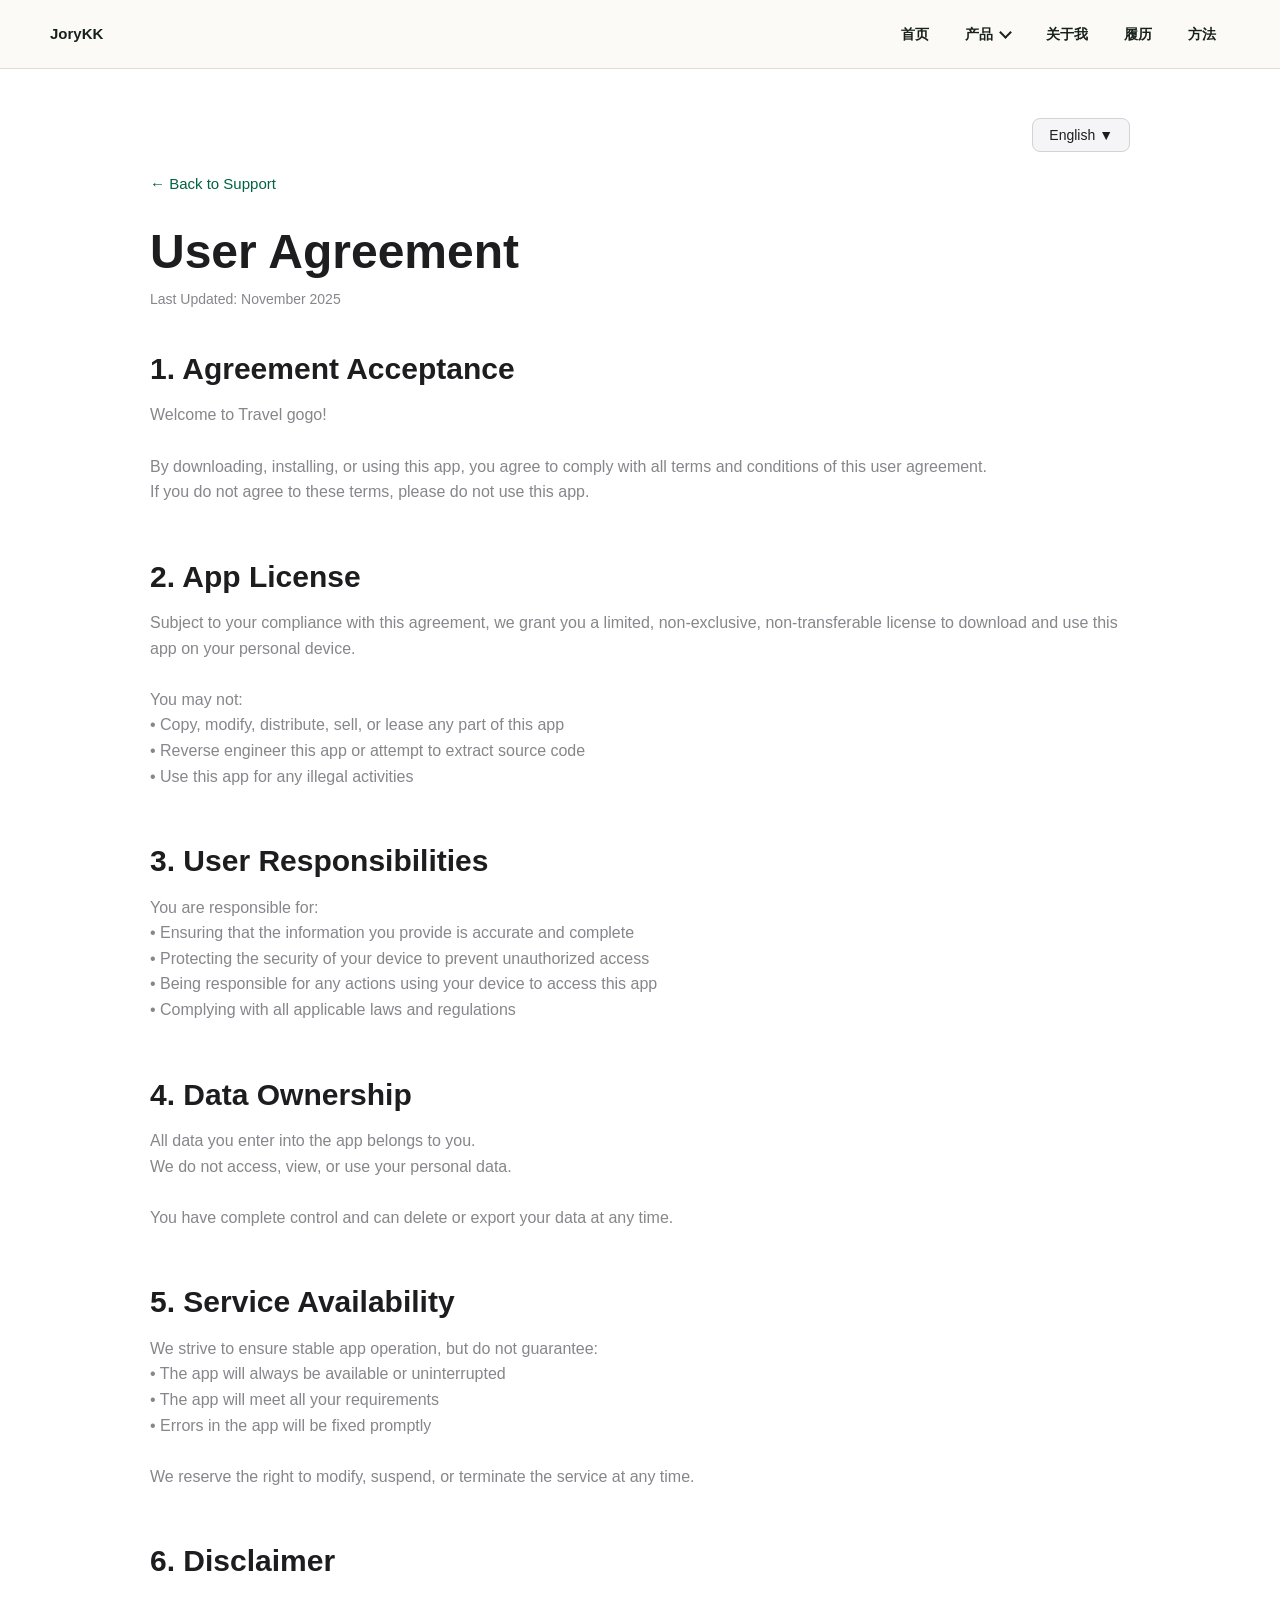
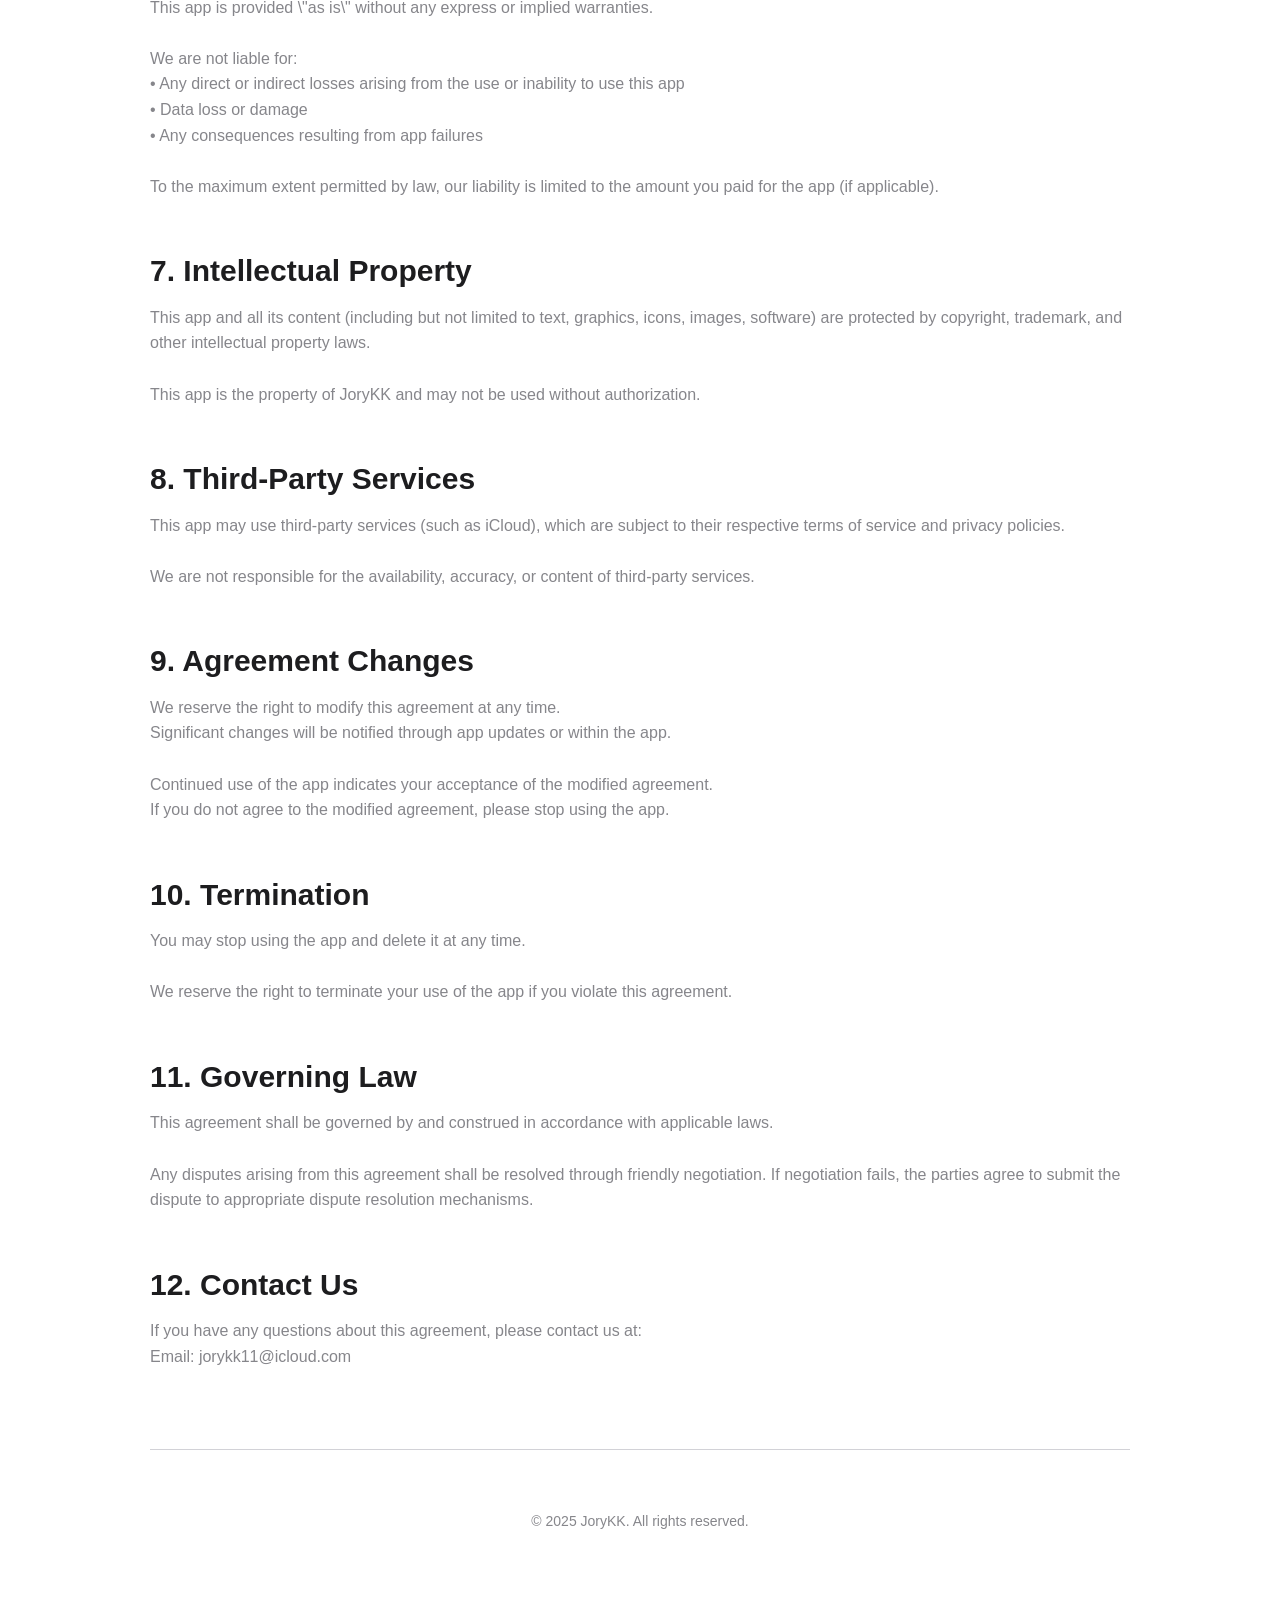
<file: Travela gogo agreement.html>
<!DOCTYPE html>
<html lang="en">
<head>
    <meta charset="UTF-8">
    <meta name="viewport" content="width=device-width, initial-scale=1.0">
    <meta name="description" content="Travel gogo User Agreement">
    <title>User Agreement - Travel gogo</title>
    <link rel="icon" href="Travela gogo app-logo.png">
    <style>
        * {
            margin: 0;
            padding: 0;
            box-sizing: border-box;
        }

        :root {
            --primary-color: #006241;
            --secondary-color: #00864F;
            --text-primary: #1D1D1F;
            --text-secondary: #86868B;
            --bg-color: #FFFFFF;
            --bg-secondary: #F5F5F7;
            --border-color: #D2D2D7;
        }

        @media (prefers-color-scheme: dark) {
            :root {
                --primary-color: #00864F;
                --secondary-color: #006241;
                --text-primary: #F5F5F7;
                --text-secondary: #86868B;
                --bg-color: #1D1D1F;
                --bg-secondary: #2C2C2E;
                --border-color: #38383A;
            }
        }

        body {
            font-family: -apple-system, BlinkMacSystemFont, "Segoe UI", Roboto, "Helvetica Neue", Arial, sans-serif;
            line-height: 1.6;
            color: var(--text-primary);
            background-color: var(--bg-color);
        }

        .container {
            max-width: 980px;
            margin: 0 auto;
            padding: 60px 20px;
        }

        .lang-switcher {
            text-align: right;
            margin-bottom: 20px;
        }

        .lang-switcher button {
            background: var(--bg-secondary);
            border: 1px solid var(--border-color);
            color: var(--text-primary);
            padding: 8px 16px;
            border-radius: 8px;
            cursor: pointer;
            font-size: 14px;
            transition: all 0.2s ease;
        }

        .lang-switcher button:hover {
            background: var(--primary-color);
            color: white;
            border-color: var(--primary-color);
        }

        /* 语言选择弹窗样式 */
        .lang-modal {
            display: none;
            position: fixed;
            top: 0;
            left: 0;
            width: 100%;
            height: 100%;
            background: rgba(0, 0, 0, 0.5);
            z-index: 1000;
            align-items: center;
            justify-content: center;
        }

        .lang-modal.active {
            display: flex;
        }

        .lang-modal-content {
            background: var(--bg-color);
            border-radius: 16px;
            padding: 24px;
            max-width: 400px;
            width: 90%;
            max-height: 80vh;
            overflow-y: auto;
            box-shadow: 0 8px 32px rgba(0, 0, 0, 0.2);
            animation: modalFadeIn 0.3s ease;
        }

        @keyframes modalFadeIn {
            from {
                opacity: 0;
                transform: scale(0.9);
            }
            to {
                opacity: 1;
                transform: scale(1);
            }
        }

        .lang-modal-header {
            display: flex;
            justify-content: space-between;
            align-items: center;
            margin-bottom: 20px;
            padding-bottom: 16px;
            border-bottom: 1px solid var(--border-color);
        }

        .lang-modal-header h3 {
            font-size: 20px;
            font-weight: 600;
            margin: 0;
        }

        .lang-modal-close {
            background: none;
            border: none;
            font-size: 24px;
            cursor: pointer;
            color: var(--text-secondary);
            padding: 0;
            width: 32px;
            height: 32px;
            display: flex;
            align-items: center;
            justify-content: center;
            border-radius: 8px;
            transition: all 0.2s ease;
        }

        .lang-modal-close:hover {
            background: var(--bg-secondary);
            color: var(--text-primary);
        }

        .lang-options {
            display: grid;
            grid-template-columns: repeat(auto-fill, minmax(140px, 1fr));
            gap: 8px;
        }

        .lang-option {
            background: var(--bg-secondary);
            border: 1px solid var(--border-color);
            color: var(--text-primary);
            padding: 12px 16px;
            border-radius: 8px;
            cursor: pointer;
            font-size: 14px;
            text-align: center;
            transition: all 0.2s ease;
        }

        .lang-option:hover {
            background: var(--primary-color);
            color: white;
            border-color: var(--primary-color);
            transform: translateY(-2px);
        }

        .lang-option.active {
            background: var(--primary-color);
            color: white;
            border-color: var(--primary-color);
        }

        .back-link {
            margin-bottom: 30px;
        }

        .back-link a {
            color: var(--primary-color);
            text-decoration: none;
            font-size: 15px;
        }

        .back-link a:hover {
            text-decoration: underline;
        }

        h1 {
            font-size: 48px;
            font-weight: 600;
            margin-bottom: 10px;
        }

        .last-updated {
            color: var(--text-secondary);
            font-size: 14px;
            margin-bottom: 40px;
        }

        .section {
            margin-bottom: 40px;
        }

        .section h2 {
            font-size: 24px;
            font-weight: 600;
            margin-bottom: 16px;
            color: var(--text-primary);
        }

        .section p {
            color: var(--text-secondary);
            margin-bottom: 16px;
            white-space: pre-line;
        }

        footer {
            text-align: center;
            padding-top: 60px;
            margin-top: 80px;
            border-top: 1px solid var(--border-color);
            color: var(--text-secondary);
            font-size: 14px;
        }

        /* 语言切换由 JavaScript 控制，不在这里设置默认样式 */
    </style>
    <link rel="stylesheet" href="assets/site-common.css">
</head>
<body class="site-page">
    <header class="jory-topbar" aria-label="站点导航">
        <div class="jory-topbar-inner">
            <a class="jory-brand" href="index.html">JoryKK</a>
            <nav class="jory-nav-links" aria-label="主导航">
                <a class="jory-nav-link jory-home-link" href="index.html">首页</a>
                <div class="jory-products" data-jory-products>
                    <button class="jory-products-trigger" type="button" aria-expanded="false" aria-haspopup="true" aria-controls="jory-products-menu">产品</button>
                    <div class="jory-products-menu" id="jory-products-menu">
                        <a class="jory-product-link" href="Travel gogo support.html">
                            <img src="Travela gogo app-logo.png" alt="" aria-hidden="true">
                            <span><strong>Travel gogo</strong><small>旅行整理与行程支持</small></span>
                        </a>
                        <a class="jory-product-link" href="Guanxi support.html">
                            <img src="Guanxi app-logo.png" alt="" aria-hidden="true">
                            <span><strong>Guanxi Score</strong><small>关系记录与状态观察</small></span>
                        </a>
                        <a class="jory-product-link" href="Plantle support.html">
                            <img src="Plantle app-logo.png" alt="" aria-hidden="true">
                            <span><strong>Plantle</strong><small>植物养护与生长记录</small></span>
                        </a>
                    </div>
                </div>
                <a class="jory-nav-link" href="index.html#profile">关于我</a>
                <a class="jory-nav-link" href="index.html#experience">履历</a>
                <a class="jory-nav-link" href="index.html#principles">方法</a>
            </nav>
        </div>
    </header>
    <div class="container">
        <div class="lang-switcher">
            <button onclick="openLangModal()" class="lang-btn" id="langToggleBtn">
                <span id="currentLangText">English</span> ▼
            </button>
        </div>

        <!-- 语言选择弹窗 -->
        <div class="lang-modal" id="langModal" onclick="closeLangModalOnBackdrop(event)">
            <div class="lang-modal-content" onclick="event.stopPropagation()">
                <div class="lang-modal-header">
                    <h3 data-lang="en">Select Language</h3>
                    <h3 data-lang="zh">选择语言</h3>
                    <h3 data-lang="ja">言語を選択</h3>
                    <h3 data-lang="ko">언어 선택</h3>
                    <h3 data-lang="es">Seleccionar idioma</h3>
                    <h3 data-lang="fr">Sélectionner la langue</h3>
                    <h3 data-lang="de">Sprache auswählen</h3>
                    <h3 data-lang="ru">Выбрать язык</h3>
                    <h3 data-lang="pt">Selecionar idioma</h3>
                    <h3 data-lang="vi">Chọn ngôn ngữ</h3>
                    <h3 data-lang="th">เลือกภาษา</h3>
                    <h3 data-lang="ar">اختر اللغة</h3>
                    <h3 data-lang="zh-TW">選擇語言</h3>
                    <h3 data-lang="id">Pilih Bahasa</h3>
                    <button class="lang-modal-close" onclick="closeLangModal()">×</button>
                </div>
                <div class="lang-options">
                    <div class="lang-option" onclick="selectLang('en')" data-lang="en">English</div>
                    <div class="lang-option" onclick="selectLang('zh')" data-lang="zh">中文</div>
                    <div class="lang-option" onclick="selectLang('zh-TW')" data-lang="zh-TW">繁體中文</div>
                    <div class="lang-option" onclick="selectLang('ja')" data-lang="ja">日本語</div>
                    <div class="lang-option" onclick="selectLang('ko')" data-lang="ko">한국어</div>
                    <div class="lang-option" onclick="selectLang('es')" data-lang="es">Español</div>
                    <div class="lang-option" onclick="selectLang('fr')" data-lang="fr">Français</div>
                    <div class="lang-option" onclick="selectLang('de')" data-lang="de">Deutsch</div>
                    <div class="lang-option" onclick="selectLang('ru')" data-lang="ru">Русский</div>
                    <div class="lang-option" onclick="selectLang('pt')" data-lang="pt">Português</div>
                    <div class="lang-option" onclick="selectLang('vi')" data-lang="vi">Tiếng Việt</div>
                    <div class="lang-option" onclick="selectLang('th')" data-lang="th">ไทย</div>
                    <div class="lang-option" onclick="selectLang('ar')" data-lang="ar">العربية</div>
                    <div class="lang-option" onclick="selectLang('id')" data-lang="id">Bahasa Indonesia</div>
                </div>
            </div>
        </div>

        <div class="back-link">
            <a href="Travel gogo support.html" data-lang="en">← Back to Support</a>
            <a href="Travel gogo support.html" data-lang="zh">← 返回支持页面</a>
            <a href="Travel gogo support.html" data-lang="ja">← サポートに戻る</a>
            <a href="Travel gogo support.html" data-lang="ko">← 지원으로 돌아가기</a>
            <a href="Travel gogo support.html" data-lang="es">← Volver al Soporte</a>
            <a href="Travel gogo support.html" data-lang="fr">← Retour au Support</a>
            <a href="Travel gogo support.html" data-lang="de">← Zurück zur Unterstützung</a>
            <a href="Travel gogo support.html" data-lang="ru">← Вернуться к поддержке</a>
            <a href="Travel gogo support.html" data-lang="pt">← Voltar ao Suporte</a>
            <a href="Travel gogo support.html" data-lang="vi">← Quay lại Hỗ trợ</a>
            <a href="Travel gogo support.html" data-lang="th">← กลับไปยังการสนับสนุน</a>
            <a href="Travel gogo support.html" data-lang="ar">← العودة إلى الدعم</a>
            <a href="Travel gogo support.html" data-lang="zh-TW">← 返回支援頁面</a>
            <a href="Travel gogo support.html" data-lang="id">← Kembali ke Dukungan</a>
        </div>

        <h1 data-lang="en">User Agreement</h1>
        <h1 data-lang="zh">用户协议</h1>
        <h1 data-lang="zh-TW">用戶協議</h1>
        <h1 data-lang="ja">利用規約</h1>
        <h1 data-lang="ko">이용약관</h1>
        <h1 data-lang="es">Acuerdo de Usuario</h1>
        <h1 data-lang="fr">Accord Utilisateur</h1>
        <h1 data-lang="de">Nutzungsvereinbarung</h1>
        <h1 data-lang="ru">Пользовательское Соглашение</h1>
        <h1 data-lang="pt">Contrato do Usuário</h1>
        <h1 data-lang="vi">Thỏa Thuận Người Dùng</h1>
        <h1 data-lang="th">ข้อตกลงผู้ใช้</h1>
        <h1 data-lang="ar">اتفاقية المستخدم</h1>
        <h1 data-lang="id">Perjanjian Pengguna</h1>
        
        <p class="last-updated" data-lang="en">Last Updated: November 2025</p>
        <p class="last-updated" data-lang="zh">最后更新日期：2025年11月</p>
        <p class="last-updated" data-lang="zh-TW">最後更新日期：2025年11月</p>
        <p class="last-updated" data-lang="id">Terakhir Diperbarui: November 2025</p>
        <p class="last-updated" data-lang="ja">最終更新日：2025年11月</p>
        <p class="last-updated" data-lang="ko">최종 업데이트: 2025년 11월</p>
        <p class="last-updated" data-lang="es">Última actualización: Noviembre 2025</p>
        <p class="last-updated" data-lang="fr">Dernière mise à jour : Novembre 2025</p>
        <p class="last-updated" data-lang="de">Zuletzt aktualisiert: November 2025</p>
        <p class="last-updated" data-lang="ru">Последнее обновление: Ноябрь 2025</p>
        <p class="last-updated" data-lang="pt">Última atualização: Novembro 2025</p>
        <p class="last-updated" data-lang="vi">Cập nhật lần cuối: Tháng 11 năm 2025</p>
        <p class="last-updated" data-lang="th">อัปเดตล่าสุด: พฤศจิกายน 2025</p>
        <p class="last-updated" data-lang="ar">آخر تحديث: نوفمبر 2025</p>

                <div class="section">
            <h2 data-lang="en">1. Agreement Acceptance</h2>
            <h2 data-lang="zh">1. 协议接受</h2>
            <h2 data-lang="ja">1. 規約の受諾</h2>
            <h2 data-lang="ko">1. 약관 동의</h2>
            <h2 data-lang="es">1. Aceptación del Acuerdo</h2>
            <h2 data-lang="fr">1. Acceptation de l'Accord</h2>
            <h2 data-lang="de">1. Vereinbarungsannahme</h2>
            <h2 data-lang="ru">1. Принятие Соглашения</h2>
            <h2 data-lang="pt">1. Aceitação do Contrato</h2>
            <h2 data-lang="vi">1. Chấp Nhận Thỏa Thuận</h2>
            <h2 data-lang="th">1. การยอมรับข้อตกลง</h2>
            <h2 data-lang="ar">1. قبول الاتفاقية</h2>
            <h2 data-lang="zh-TW">1. 協議接受</h2>
            <h2 data-lang="id">1. Penerimaan Perjanjian</h2>
            <p data-lang="en">Welcome to Travel gogo!

By downloading, installing, or using this app, you agree to comply with all terms and conditions of this user agreement.
If you do not agree to these terms, please do not use this app.</p>
            <p data-lang="zh">欢迎使用 Travel gogo！

通过下载、安装或使用本应用，您同意遵守本用户协议的所有条款和条件。
如果您不同意这些条款，请不要使用本应用。</p>
            <p data-lang="ja">Travel gogoへようこそ！

このアプリをダウンロード、インストール、または使用することにより、本利用規約のすべての条項と条件に従うことに同意したものとみなされます。
これらの条件に同意しない場合は、このアプリを使用しないでください。</p>
            <p data-lang="ko">Travel gogo에 오신 것을 환영합니다!

이 앱을 다운로드, 설치 또는 사용함으로써 본 이용약관의 모든 조항 및 조건을 준수하는 데 동의한 것으로 간주됩니다.
이러한 조건에 동의하지 않는 경우 이 앱을 사용하지 마세요.</p>
            <p data-lang="es">¡Bienvenido a Travel gogo!

Al descargar, instalar o usar esta aplicación, acepta cumplir con todos los términos y condiciones de este acuerdo de usuario.
Si no está de acuerdo con estos términos, no use esta aplicación.</p>
            <p data-lang="fr">Bienvenue sur Travel gogo !

En téléchargeant, installant ou utilisant cette application, vous acceptez de respecter tous les termes et conditions de cet accord utilisateur.
Si vous n'acceptez pas ces termes, veuillez ne pas utiliser cette application.</p>
            <p data-lang="de">Willkommen bei Travel gogo!

Durch das Herunterladen, Installieren oder Verwenden dieser App stimmen Sie zu, alle Bedingungen dieser Nutzungsvereinbarung einzuhalten.
Wenn Sie diesen Bedingungen nicht zustimmen, verwenden Sie diese App bitte nicht.</p>
            <p data-lang="ru">Добро пожаловать в Travel gogo!

Загружая, устанавливая или используя это приложение, вы соглашаетесь соблюдать все условия этого пользовательского соглашения.
Если вы не согласны с этими условиями, пожалуйста, не используйте это приложение.</p>
            <p data-lang="pt">Bem-vindo ao Travel gogo!

Ao baixar, instalar ou usar este aplicativo, você concorda em cumprir todos os termos e condições deste contrato do usuário.
Se você não concordar com estes termos, por favor não use este aplicativo.</p>
            <p data-lang="vi">Chào mừng đến với Travel gogo!

Bằng cách tải xuống, cài đặt hoặc sử dụng ứng dụng này, bạn đồng ý tuân thủ tất cả các điều khoản và điều kiện của thỏa thuận người dùng này.
Nếu bạn không đồng ý với các điều khoản này, vui lòng không sử dụng ứng dụng này.</p>
            <p data-lang="th">ยินดีต้อนรับสู่ Travel gogo!

โดยการดาวน์โหลด ติดตั้ง หรือใช้แอปนี้ คุณตกลงที่จะปฏิบัติตามเงื่อนไขทั้งหมดของข้อตกลงผู้ใช้นี้
หากคุณไม่เห็นด้วยกับเงื่อนไขเหล่านี้ กรุณาอย่าใช้แอปนี้</p>
            <p data-lang="ar">مرحباً بك في Travel gogo!

عن طريق تنزيل أو تثبيت أو استخدام هذا التطبيق، فإنك توافق على الامتثال لجميع شروط وأحكام اتفاقية المستخدم هذه.
إذا كنت لا توافق على هذه الشروط، يرجى عدم استخدام هذا التطبيق.</p>
            <p data-lang="zh-TW">歡迎使用 Travel gogo！

通過下載、安裝或使用本應用，您同意遵守本用戶協議的所有條款和條件。
如果您不同意這些條款，請不要使用本應用。</p>
            <p data-lang="id">Selamat datang di Travel gogo!

Dengan mengunduh, menginstal, atau menggunakan aplikasi ini, Anda menyetujui untuk mematuhi semua syarat dan ketentuan dari perjanjian pengguna ini.
Jika Anda tidak setuju dengan ketentuan ini, harap jangan menggunakan aplikasi ini.</p>
        </div>

        <div class="section">
            <h2 data-lang="en">2. App License</h2>
            <h2 data-lang="zh">2. 应用许可</h2>
            <h2 data-lang="zh-TW">2. 應用許可</h2>
            <h2 data-lang="id">2. Lisensi Aplikasi</h2>
            <h2 data-lang="ja">2. アプリのライセンス</h2>
            <h2 data-lang="ko">2. 앱 라이선스</h2>
            <h2 data-lang="es">2. Licencia de la Aplicación</h2>
            <h2 data-lang="fr">2. Licence de l'Application</h2>
            <h2 data-lang="de">2. App-Lizenz</h2>
            <h2 data-lang="ru">2. Лицензия Приложения</h2>
            <h2 data-lang="pt">2. Licença do Aplicativo</h2>
            <h2 data-lang="vi">2. Giấy Phép Ứng Dụng</h2>
            <h2 data-lang="th">2. ใบอนุญาตแอป</h2>
            <h2 data-lang="ar">2. ترخيص التطبيق</h2>
            <p data-lang="en">Subject to your compliance with this agreement, we grant you a limited, non-exclusive, non-transferable license to download and use this app on your personal device.

You may not:
• Copy, modify, distribute, sell, or lease any part of this app
• Reverse engineer this app or attempt to extract source code
• Use this app for any illegal activities</p>
            <p data-lang="zh">在遵守本协议的前提下，我们授予您有限的、非独占的、不可转让的许可，以在您的个人设备上下载和使用本应用。

您不得：
• 复制、修改、分发、出售或租赁本应用的任何部分
• 对本应用进行反向工程或尝试提取源代码
• 使用本应用从事任何非法活动</p>
            <p data-lang="ja">本規約への遵守を条件として、個人デバイスでこのアプリをダウンロードおよび使用するための、限定的、非独占的、譲渡不能のライセンスを付与します。

以下の行為は禁止されています：
• このアプリの一部を複製、変更、配布、販売、またはリースする
• このアプリをリバースエンジニアリングしたり、ソースコードを抽出しようとする
• このアプリを違法な活動に使用する</p>
            <p data-lang="ko">본 약관 준수를 조건으로 귀하의 개인 기기에서 이 앱을 다운로드하고 사용할 수 있는 제한적이고 비독점적이며 양도 불가능한 라이선스를 부여합니다.

다음은 금지됩니다:
• 이 앱의 일부를 복사, 수정, 배포, 판매 또는 임대
• 이 앱을 리버스 엔지니어링하거나 소스 코드를 추출하려는 시도
• 이 앱을 불법 활동에 사용</p>
            <p data-lang="es">Sujeto a su cumplimiento de este acuerdo, le otorgamos una licencia limitada, no exclusiva e intransferible para descargar y usar esta aplicación en su dispositivo personal.

No puede:
• Copiar, modificar, distribuir, vender o alquilar ninguna parte de esta aplicación
• Realizar ingeniería inversa de esta aplicación o intentar extraer el código fuente
• Usar esta aplicación para actividades ilegales</p>
            <p data-lang="fr">Sous réserve de votre conformité à cet accord, nous vous accordons une licence limitée, non exclusive et non transférable pour télécharger et utiliser cette application sur votre appareil personnel.

Vous ne pouvez pas :
• Copier, modifier, distribuer, vendre ou louer une partie de cette application
• Effectuer une ingénierie inverse de cette application ou tenter d'extraire le code source
• Utiliser cette application pour des activités illégales</p>
            <p data-lang="de">Vorbehaltlich Ihrer Einhaltung dieser Vereinbarung gewähren wir Ihnen eine eingeschränkte, nicht exklusive, nicht übertragbare Lizenz zum Herunterladen und Verwenden dieser App auf Ihrem persönlichen Gerät.

Sie dürfen nicht:
• Einen Teil dieser App kopieren, ändern, verteilen, verkaufen oder vermieten
• Diese App rückentwickeln oder versuchen, den Quellcode zu extrahieren
• Diese App für illegale Aktivitäten verwenden</p>
            <p data-lang="ru">При условии соблюдения вами этого соглашения, мы предоставляем вам ограниченную, неисключительную и непередаваемую лицензию на загрузку и использование этого приложения на вашем личном устройстве.

Вы не можете:
• Копировать, изменять, распространять, продавать или сдавать в аренду любую часть этого приложения
• Осуществлять обратную инженерию этого приложения или пытаться извлечь исходный код
• Использовать это приложение для незаконных действий</p>
            <p data-lang="pt">Sujeito ao seu cumprimento deste contrato, concedemos a você uma licença limitada, não exclusiva e intransferível para baixar e usar este aplicativo em seu dispositivo pessoal.

Você não pode:
• Copiar, modificar, distribuir, vender ou alugar qualquer parte deste aplicativo
• Fazer engenharia reversa deste aplicativo ou tentar extrair o código-fonte
• Usar este aplicativo para atividades ilegais</p>
            <p data-lang="vi">Theo điều kiện bạn tuân thủ thỏa thuận này, chúng tôi cấp cho bạn giấy phép hạn chế, không độc quyền và không thể chuyển nhượng để tải xuống và sử dụng ứng dụng này trên thiết bị cá nhân của bạn.

Bạn không được:
• Sao chép, sửa đổi, phân phối, bán hoặc cho thuê bất kỳ phần nào của ứng dụng này
• Thực hiện kỹ thuật đảo ngược ứng dụng này hoặc cố gắng trích xuất mã nguồn
• Sử dụng ứng dụng này cho các hoạt động bất hợp pháp</p>
            <p data-lang="th">ตามเงื่อนไขที่คุณปฏิบัติตามข้อตกลงนี้ เรามอบใบอนุญาตที่จำกัด ไม่เป็นเอกสิทธิ์ และไม่สามารถโอนได้ให้คุณเพื่อดาวน์โหลดและใช้แอปนี้ในอุปกรณ์ส่วนตัวของคุณ

คุณไม่สามารถ:
• คัดลอก แก้ไข แจกจ่าย ขาย หรือให้เช่าส่วนใดส่วนหนึ่งของแอปนี้
• ย้อนวิศวกรรมแอปนี้หรือพยายามแยกโค้ดต้นฉบับ
• ใช้แอปนี้เพื่อกิจกรรมที่ผิดกฎหมาย</p>
            <p data-lang="ar">خاضعاً لامتثالك لهذه الاتفاقية، نمنحك ترخيصاً محدوداً وغير حصري وغير قابل للتحويل لتنزيل واستخدام هذا التطبيق على جهازك الشخصي.

لا يجوز لك:
• نسخ أو تعديل أو توزيع أو بيع أو تأجير أي جزء من هذا التطبيق
• عكس هندسة هذا التطبيق أو محاولة استخراج الكود المصدري
• استخدام هذا التطبيق لأي أنشطة غير قانونية</p>
            <p data-lang="zh-TW">在遵守本協議的前提下，我們授予您有限的、非獨占的、不可轉讓的許可，以在您的個人裝置上下載和使用本應用。

您不得：
• 複製、修改、分發、出售或租賃本應用的任何部分
• 對本應用進行反向工程或嘗試提取源代碼
• 使用本應用從事任何非法活動</p>
            <p data-lang="id">Tunduk pada kepatuhan Anda terhadap perjanjian ini, kami memberikan lisensi terbatas, non-eksklusif, tidak dapat dialihkan untuk mengunduh dan menggunakan aplikasi ini di perangkat pribadi Anda.

Anda tidak boleh:
• Menyalin, memodifikasi, mendistribusikan, menjual, atau menyewakan bagian mana pun dari aplikasi ini
• Membalikkan rekayasa aplikasi ini atau mencoba mengekstrak kode sumber
• Menggunakan aplikasi ini untuk aktivitas ilegal apa pun</p>
        </div>

        <div class="section">
            <h2 data-lang="en">3. User Responsibilities</h2>
            <h2 data-lang="zh">3. 用户责任</h2>
            <h2 data-lang="zh-TW">3. 用戶責任</h2>
            <h2 data-lang="id">3. Tanggung Jawab Pengguna</h2>
            <h2 data-lang="ja">3. ユーザーの責任</h2>
            <h2 data-lang="ko">3. 사용자 책임</h2>
            <h2 data-lang="es">3. Responsabilidades del Usuario</h2>
            <h2 data-lang="fr">3. Responsabilités de l'Utilisateur</h2>
            <h2 data-lang="de">3. Benutzerverantwortlichkeiten</h2>
            <h2 data-lang="ru">3. Ответственность Пользователя</h2>
            <h2 data-lang="pt">3. Responsabilidades do Usuário</h2>
            <h2 data-lang="vi">3. Trách Nhiệm Của Người Dùng</h2>
            <h2 data-lang="th">3. ความรับผิดชอบของผู้ใช้</h2>
            <h2 data-lang="ar">3. مسؤوليات المستخدم</h2>
            <p data-lang="en">You are responsible for:
• Ensuring that the information you provide is accurate and complete
• Protecting the security of your device to prevent unauthorized access
• Being responsible for any actions using your device to access this app
• Complying with all applicable laws and regulations</p>
            <p data-lang="zh">您有责任：
• 确保您提供的信息准确、完整
• 保护您的设备安全，防止未经授权的访问
• 对使用您的设备访问本应用的任何行为负责
• 遵守所有适用的法律法规</p>
            <p data-lang="ja">あなたは以下について責任を負います：
• 提供する情報が正確で完全であることを確認する
• 不正アクセスを防ぐためにデバイスのセキュリティを保護する
• デバイスを使用してこのアプリにアクセスするすべての行為について責任を負う
• すべての適用可能な法律および規制に遵守する</p>
            <p data-lang="ko">귀하는 다음에 대해 책임을 집니다:
• 제공하는 정보가 정확하고 완전한지 확인
• 무단 액세스를 방지하기 위해 기기의 보안 보호
• 기기를 사용하여 이 앱에 액세스하는 모든 행동에 대한 책임
• 모든 적용 가능한 법률 및 규정 준수</p>
            <p data-lang="es">Usted es responsable de:
• Asegurarse de que la información que proporciona sea precisa y completa
• Proteger la seguridad de su dispositivo para prevenir el acceso no autorizado
• Ser responsable de cualquier acción usando su dispositivo para acceder a esta aplicación
• Cumplir con todas las leyes y regulaciones aplicables</p>
            <p data-lang="fr">Vous êtes responsable de :
• Vous assurer que les informations que vous fournissez sont exactes et complètes
• Protéger la sécurité de votre appareil pour empêcher l'accès non autorisé
• Assumer la responsabilité de toute action utilisant votre appareil pour accéder à cette application
• Respecter toutes les lois et réglementations applicables</p>
            <p data-lang="de">Sie sind verantwortlich für:
• Sicherstellen, dass die von Ihnen bereitgestellten Informationen genau und vollständig sind
• Schutz der Sicherheit Ihres Geräts, um unbefugten Zugriff zu verhindern
• Verantwortung für alle Handlungen, die mit Ihrem Gerät auf diese App zugreifen
• Einhaltung aller geltenden Gesetze und Vorschriften</p>
            <p data-lang="ru">Вы несете ответственность за:
• Обеспечение того, чтобы предоставляемая вами информация была точной и полной
• Защиту безопасности вашего устройства для предотвращения несанкционированного доступа
• Ответственность за любые действия с использованием вашего устройства для доступа к этому приложению
• Соблюдение всех применимых законов и нормативных актов</p>
            <p data-lang="pt">Você é responsável por:
• Garantir que as informações que você fornece sejam precisas e completas
• Proteger a segurança do seu dispositivo para prevenir acesso não autorizado
• Ser responsável por quaisquer ações usando seu dispositivo para acessar este aplicativo
• Cumprir todas as leis e regulamentações aplicáveis</p>
            <p data-lang="vi">Bạn chịu trách nhiệm:
• Đảm bảo thông tin bạn cung cấp chính xác và đầy đủ
• Bảo vệ bảo mật thiết bị của bạn để ngăn chặn truy cập trái phép
• Chịu trách nhiệm về mọi hành động sử dụng thiết bị của bạn để truy cập ứng dụng này
• Tuân thủ tất cả các luật và quy định áp dụng</p>
            <p data-lang="th">คุณรับผิดชอบ:
• รับรองว่าข้อมูลที่คุณให้มีความถูกต้องและครบถ้วน
• ป้องกันความปลอดภัยของอุปกรณ์ของคุณเพื่อป้องกันการเข้าถึงโดยไม่ได้รับอนุญาต
• รับผิดชอบต่อการกระทำใดๆ ที่ใช้อุปกรณ์ของคุณเพื่อเข้าถึงแอปนี้
• ปฏิบัติตามกฎหมายและข้อบังคับที่ใช้บังคับทั้งหมด</p>
            <p data-lang="ar">أنت مسؤول عن:
• ضمان أن المعلومات التي تقدمها دقيقة وكاملة
• حماية أمان جهازك لمنع الوصول غير المصرح به
• المسؤولية عن أي إجراءات باستخدام جهازك للوصول إلى هذا التطبيق
• الامتثال لجميع القوانين واللوائح المعمول بها</p>
            <p data-lang="zh-TW">您有責任：
• 確保您提供的資訊準確、完整
• 保護您的裝置安全，防止未經授權的存取
• 對使用您的裝置存取本應用的任何行為負責
• 遵守所有適用的法律法規</p>
            <p data-lang="id">Anda bertanggung jawab untuk:
• Memastikan bahwa informasi yang Anda berikan akurat dan lengkap
• Melindungi keamanan perangkat Anda untuk mencegah akses tidak sah
• Bertanggung jawab atas tindakan apa pun yang menggunakan perangkat Anda untuk mengakses aplikasi ini
• Mematuhi semua hukum dan peraturan yang berlaku</p>
        </div>

        <div class="section">
            <h2 data-lang="en">4. Data Ownership</h2>
            <h2 data-lang="zh">4. 数据所有权</h2>
            <h2 data-lang="zh-TW">4. 資料所有權</h2>
            <h2 data-lang="id">4. Kepemilikan Data</h2>
            <h2 data-lang="ja">4. データの所有権</h2>
            <h2 data-lang="ko">4. 데이터 소유권</h2>
            <h2 data-lang="es">4. Propiedad de Datos</h2>
            <h2 data-lang="fr">4. Propriété des Données</h2>
            <h2 data-lang="de">4. Datenbesitz</h2>
            <h2 data-lang="ru">4. Право Собственности на Данные</h2>
            <h2 data-lang="pt">4. Propriedade dos Dados</h2>
            <h2 data-lang="vi">4. Sở Hữu Dữ Liệu</h2>
            <h2 data-lang="th">4. สิทธิ์ในข้อมูล</h2>
            <h2 data-lang="ar">4. ملكية البيانات</h2>
            <p data-lang="en">All data you enter into the app belongs to you.
We do not access, view, or use your personal data.

You have complete control and can delete or export your data at any time.</p>
            <p data-lang="zh">您输入到应用中的所有数据归您所有。
我们不会访问、查看或使用您的个人数据。

您拥有完全控制权，可以随时删除或导出您的数据。</p>
            <p data-lang="ja">アプリに入力したすべてのデータは、あなたの所有物です。
私たちは、あなたの個人データにアクセス、閲覧、または使用することはありません。

あなたは完全なコントロールを持ち、いつでもデータを削除またはエクスポートできます。</p>
            <p data-lang="ko">앱에 입력한 모든 데이터는 귀하의 소유입니다.
우리는 귀하의 개인 데이터에 액세스, 보기 또는 사용하지 않습니다.

귀하는 완전한 제어권을 가지며 언제든지 데이터를 삭제하거나 내보낼 수 있습니다.</p>
            <p data-lang="es">Todos los datos que ingresa en la aplicación le pertenecen.
No accedemos, vemos o usamos sus datos personales.

Tiene control completo y puede eliminar o exportar sus datos en cualquier momento.</p>
            <p data-lang="fr">Toutes les données que vous saisissez dans l'application vous appartiennent.
Nous n'accédons pas, ne visualisons pas et n'utilisons pas vos données personnelles.

Vous avez un contrôle total et pouvez supprimer ou exporter vos données à tout moment.</p>
            <p data-lang="de">Alle Daten, die Sie in die App eingeben, gehören Ihnen.
Wir greifen nicht auf Ihre persönlichen Daten zu, sehen sie nicht an oder verwenden sie.

Sie haben vollständige Kontrolle und können Ihre Daten jederzeit löschen oder exportieren.</p>
            <p data-lang="ru">Все данные, которые вы вводите в приложение, принадлежат вам.
Мы не получаем доступ, не просматриваем и не используем ваши личные данные.

У вас есть полный контроль, и вы можете удалить или экспортировать свои данные в любое время.</p>
            <p data-lang="pt">Todos os dados que você insere no aplicativo pertencem a você.
Não acessamos, visualizamos ou usamos seus dados pessoais.

Você tem controle total e pode excluir ou exportar seus dados a qualquer momento.</p>
            <p data-lang="vi">Tất cả dữ liệu bạn nhập vào ứng dụng thuộc về bạn.
Chúng tôi không truy cập, xem hoặc sử dụng dữ liệu cá nhân của bạn.

Bạn có toàn quyền kiểm soát và có thể xóa hoặc xuất dữ liệu của bạn bất cứ lúc nào.</p>
            <p data-lang="th">ข้อมูลทั้งหมดที่คุณป้อนในแอปเป็นของคุณ
เราไม่เข้าถึง ดู หรือใช้ข้อมูลส่วนบุคคลของคุณ

คุณมีการควบคุมอย่างสมบูรณ์และสามารถลบหรือส่งออกข้อมูลของคุณได้ตลอดเวลา</p>
            <p data-lang="ar">جميع البيانات التي تدخلها في التطبيق ملك لك.
لا نصل إلى بياناتك الشخصية أو نعرضها أو نستخدمها.

لديك سيطرة كاملة ويمكنك حذف أو تصدير بياناتك في أي وقت.</p>
            <p data-lang="zh-TW">您輸入到應用中的所有資料歸您所有。
我們不會存取、查看或使用您的個人資料。

您擁有完全控制權，可以隨時刪除或匯出您的資料。</p>
            <p data-lang="id">Semua data yang Anda masukkan ke aplikasi adalah milik Anda.
Kami tidak mengakses, melihat, atau menggunakan data pribadi Anda.

Anda memiliki kendali penuh dan dapat menghapus atau mengekspor data Anda kapan saja.</p>
        </div>

        <div class="section">
            <h2 data-lang="en">5. Service Availability</h2>
            <h2 data-lang="zh">5. 服务可用性</h2>
            <h2 data-lang="zh-TW">5. 服務可用性</h2>
            <h2 data-lang="id">5. Ketersediaan Layanan</h2>
            <h2 data-lang="ja">5. サービスの可用性</h2>
            <h2 data-lang="ko">5. 서비스 가용성</h2>
            <h2 data-lang="es">5. Disponibilidad del Servicio</h2>
            <h2 data-lang="fr">5. Disponibilité du Service</h2>
            <h2 data-lang="de">5. Serviceverfügbarkeit</h2>
            <h2 data-lang="ru">5. Доступность Сервиса</h2>
            <h2 data-lang="pt">5. Disponibilidade do Serviço</h2>
            <h2 data-lang="vi">5. Khả Năng Sẵn Có Của Dịch Vụ</h2>
            <h2 data-lang="th">5. ความพร้อมใช้งานของบริการ</h2>
            <h2 data-lang="ar">5. توفر الخدمة</h2>
            <p data-lang="en">We strive to ensure stable app operation, but do not guarantee:
• The app will always be available or uninterrupted
• The app will meet all your requirements
• Errors in the app will be fixed promptly

We reserve the right to modify, suspend, or terminate the service at any time.</p>
            <p data-lang="zh">我们努力确保应用稳定运行，但不保证：
• 应用将始终可用或不受中断
• 应用将满足您的所有要求
• 应用中的错误将得到及时修复

我们保留随时修改、暂停或终止服务的权利。</p>
            <p data-lang="ja">私たちは安定したアプリの動作を確保するよう努めますが、以下を保証するものではありません：
• アプリが常に利用可能である、または中断されないこと
• アプリがすべての要件を満たすこと
• アプリのエラーが迅速に修正されること

私たちは、いつでもサービスを変更、中断、または終了する権利を留保します。</p>
            <p data-lang="ko">우리는 안정적인 앱 작동을 보장하기 위해 노력하지만 다음을 보장하지 않습니다:
• 앱이 항상 사용 가능하거나 중단되지 않음
• 앱이 모든 요구 사항을 충족함
• 앱의 오류가 신속하게 수정됨

우리는 언제든지 서비스를 수정, 중단 또는 종료할 권리를 보유합니다.</p>
            <p data-lang="es">Nos esforzamos por garantizar el funcionamiento estable de la aplicación, pero no garantizamos:
• Que la aplicación esté siempre disponible o sin interrupciones
• Que la aplicación cumpla con todos sus requisitos
• Que los errores de la aplicación se corrijan de inmediato

Nos reservamos el derecho de modificar, suspender o terminar el servicio en cualquier momento.</p>
            <p data-lang="fr">Nous nous efforçons d'assurer un fonctionnement stable de l'application, mais nous ne garantissons pas :
• Que l'application sera toujours disponible ou sans interruption
• Que l'application répondra à toutes vos exigences
• Que les erreurs de l'application seront corrigées rapidement

Nous nous réservons le droit de modifier, suspendre ou mettre fin au service à tout moment.</p>
            <p data-lang="de">Wir bemühen uns, einen stabilen App-Betrieb zu gewährleisten, garantieren jedoch nicht:
• Die App wird immer verfügbar oder unterbrechungsfrei sein
• Die App wird allen Ihren Anforderungen entsprechen
• Fehler in der App werden umgehend behoben

Wir behalten uns das Recht vor, den Service jederzeit zu ändern, auszusetzen oder zu beenden.</p>
            <p data-lang="ru">Мы стремимся обеспечить стабильную работу приложения, но не гарантируем:
• Что приложение будет всегда доступно или без перерывов
• Что приложение будет соответствовать всем вашим требованиям
• Что ошибки в приложении будут немедленно исправлены

Мы оставляем за собой право изменять, приостанавливать или прекращать сервис в любое время.</p>
            <p data-lang="pt">Nos esforçamos para garantir a operação estável do aplicativo, mas não garantimos:
• Que o aplicativo estará sempre disponível ou sem interrupções
• Que o aplicativo atenderá a todos os seus requisitos
• Que os erros no aplicativo serão corrigidos prontamente

Reservamos o direito de modificar, suspender ou encerrar o serviço a qualquer momento.</p>
            <p data-lang="vi">Chúng tôi nỗ lực đảm bảo hoạt động ổn định của ứng dụng, nhưng không đảm bảo:
• Ứng dụng sẽ luôn có sẵn hoặc không bị gián đoạn
• Ứng dụng sẽ đáp ứng tất cả yêu cầu của bạn
• Lỗi trong ứng dụng sẽ được sửa ngay lập tức

Chúng tôi bảo lưu quyền sửa đổi, tạm ngưng hoặc chấm dứt dịch vụ bất cứ lúc nào.</p>
            <p data-lang="th">เราพยายามให้แน่ใจว่าแอปทำงานได้อย่างเสถียร แต่เราไม่รับประกัน:
• แอปจะพร้อมใช้งานอยู่เสมอหรือไม่มีการขัดจังหวะ
• แอปจะตอบสนองความต้องการทั้งหมดของคุณ
• ข้อผิดพลาดในแอปจะถูกแก้ไขทันที

เราขอสงวนสิทธิ์ในการแก้ไข ระงับ หรือยุติบริการได้ตลอดเวลา</p>
            <p data-lang="ar">نسعى لضمان تشغيل التطبيق بشكل مستقر، لكننا لا نضمن:
• أن التطبيق سيكون متاحاً دائماً أو دون انقطاع
• أن التطبيق سيلبي جميع متطلباتك
• أن أخطاء التطبيق سيتم إصلاحها على الفور

نحتفظ بالحق في تعديل أو تعليق أو إنهاء الخدمة في أي وقت.</p>
            <p data-lang="zh-TW">我們努力確保應用穩定運行，但不保證：
• 應用將始終可用或不受中斷
• 應用將滿足您的所有要求
• 應用中的錯誤將得到及時修復

我們保留隨時修改、暫停或終止服務的權利。</p>
            <p data-lang="id">Kami berusaha memastikan operasi aplikasi yang stabil, tetapi tidak menjamin:
• Aplikasi akan selalu tersedia atau tidak terputus
• Aplikasi akan memenuhi semua kebutuhan Anda
• Kesalahan dalam aplikasi akan diperbaiki dengan segera

Kami berhak untuk memodifikasi, menangguhkan, atau menghentikan layanan kapan saja.</p>
        </div>

        <div class="section">
            <h2 data-lang="en">6. Disclaimer</h2>
            <h2 data-lang="zh">6. 免责声明</h2>
            <h2 data-lang="zh-TW">6. 免責聲明</h2>
            <h2 data-lang="id">6. Penolakan Tanggung Jawab</h2>
            <h2 data-lang="ja">6. 免責事項</h2>
            <h2 data-lang="ko">6. 면책 조항</h2>
            <h2 data-lang="es">6. Renuncia de Responsabilidad</h2>
            <h2 data-lang="fr">6. Avertissement</h2>
            <h2 data-lang="de">6. Haftungsausschluss</h2>
            <h2 data-lang="ru">6. Отказ от Ответственности</h2>
            <h2 data-lang="pt">6. Isenção de Responsabilidade</h2>
            <h2 data-lang="vi">6. Từ Chối Trách Nhiệm</h2>
            <h2 data-lang="th">6. การปฏิเสธความรับผิดชอบ</h2>
            <h2 data-lang="ar">6. إخلاء المسؤولية</h2>
            <p data-lang="en">This app is provided \"as is\" without any express or implied warranties.

We are not liable for:
• Any direct or indirect losses arising from the use or inability to use this app
• Data loss or damage
• Any consequences resulting from app failures

To the maximum extent permitted by law, our liability is limited to the amount you paid for the app (if applicable).</p>
            <p data-lang="zh">本应用按\"原样\"提供，不提供任何明示或暗示的保证。

我们不对以下情况承担责任：
• 因使用或无法使用本应用而产生的任何直接或间接损失
• 数据丢失或损坏
• 因应用故障导致的任何后果

在法律允许的最大范围内，我们的责任仅限于您为应用支付的金额（如果适用）。</p>
            <p data-lang="ja">このアプリは「現状のまま」提供され、明示的または黙示的な保証は一切ありません。

私たちは以下について責任を負いません：
• このアプリの使用または使用不能から生じる直接的または間接的な損失
• データの損失または損害
• アプリの障害から生じる結果

法律で許可される最大限において、私たちの責任は、あなたがアプリに支払った金額（該当する場合）に限定されます。</p>
            <p data-lang="ko">이 앱은 \"있는 그대로\" 제공되며 명시적이거나 묵시적인 보증이 없습니다.

우리는 다음에 대해 책임을 지지 않습니다:
• 이 앱을 사용하거나 사용할 수 없어 발생하는 직접적이거나 간접적인 손실
• 데이터 손실 또는 손상
• 앱 오류로 인한 모든 결과

법에서 허용하는 최대한도 내에서 우리의 책임은 귀하가 앱에 지불한 금액(해당하는 경우)으로 제한됩니다.</p>
            <p data-lang="es">Esta aplicación se proporciona \"tal cual\" sin garantías expresas o implícitas.

No somos responsables de:
• Cualquier pérdida directa o indirecta derivada del uso o la incapacidad de usar esta aplicación
• Pérdida o daño de datos
• Cualquier consecuencia resultante de fallas de la aplicación

En la máxima medida permitida por la ley, nuestra responsabilidad se limita al monto que pagó por la aplicación (si corresponde).</p>
            <p data-lang="fr">Cette application est fournie \"telle quelle\" sans garanties expresses ou implicites.

Nous ne sommes pas responsables de :
• Toute perte directe ou indirecte résultant de l'utilisation ou de l'incapacité d'utiliser cette application
• La perte ou les dommages aux données
• Toute conséquence résultant de défaillances de l'application

Dans la mesure maximale permise par la loi, notre responsabilité est limitée au montant que vous avez payé pour l'application (le cas échéant).</p>
            <p data-lang="de">Diese App wird \"wie besehen\" ohne ausdrückliche oder stillschweigende Garantien bereitgestellt.

Wir haften nicht für:
• Direkte oder indirekte Verluste, die aus der Nutzung oder Unfähigkeit zur Nutzung dieser App entstehen
• Datenverlust oder Schäden
• Alle Folgen, die aus App-Fehlern resultieren

Im maximal zulässigen Umfang ist unsere Haftung auf den Betrag begrenzt, den Sie für die App bezahlt haben (falls zutreffend).</p>
            <p data-lang="ru">Это приложение предоставляется \"как есть\" без каких-либо явных или подразумеваемых гарантий.

Мы не несем ответственности за:
• Любые прямые или косвенные потери, возникающие в результате использования или невозможности использования этого приложения
• Потерю или повреждение данных
• Любые последствия, возникающие в результате сбоев приложения

В максимальной степени, разрешенной законом, наша ответственность ограничена суммой, которую вы заплатили за приложение (если применимо).</p>
            <p data-lang="pt">Este aplicativo é fornecido \"como está\" sem garantias expressas ou implícitas.

Não somos responsáveis por:
• Quaisquer perdas diretas ou indiretas decorrentes do uso ou incapacidade de usar este aplicativo
• Perda ou dano de dados
• Quaisquer consequências resultantes de falhas do aplicativo

Na máxima extensão permitida por lei, nossa responsabilidade é limitada ao valor que você pagou pelo aplicativo (se aplicável).</p>
            <p data-lang="vi">Ứng dụng này được cung cấp \"nguyên trạng\" mà không có bất kỳ bảo đảm nào, dù rõ ràng hay ngụ ý.

Chúng tôi không chịu trách nhiệm về:
• Bất kỳ tổn thất trực tiếp hoặc gián tiếp nào phát sinh từ việc sử dụng hoặc không thể sử dụng ứng dụng này
• Mất mát hoặc hư hỏng dữ liệu
• Bất kỳ hậu quả nào phát sinh từ lỗi ứng dụng

Ở mức tối đa được phép bởi pháp luật, trách nhiệm của chúng tôi được giới hạn ở số tiền bạn đã trả cho ứng dụng (nếu có).</p>
            <p data-lang="th">แอปนี้ให้บริการ \"ตามสภาพ\" โดยไม่มีคำรับประกันใดๆ ทั้งทางตรงหรือโดยนัย

เราไม่รับผิดชอบต่อ:
• การสูญเสียโดยตรงหรือโดยอ้อมใดๆ ที่เกิดจากการใช้หรือไม่สามารถใช้แอปนี้
• การสูญหายหรือความเสียหายของข้อมูล
• ผลที่ตามมาใดๆ ที่เกิดจากความล้มเหลวของแอป

ในขอบเขตสูงสุดที่กฎหมายอนุญาต ความรับผิดชอบของเราจำกัดอยู่ที่จำนวนเงินที่คุณจ่ายสำหรับแอป (หากมี)</p>
            <p data-lang="ar">يُقدم هذا التطبيق \"كما هو\" دون أي ضمانات صريحة أو ضمنية.

نحن غير مسؤولين عن:
• أي خسائر مباشرة أو غير مباشرة ناتجة عن استخدام أو عدم القدرة على استخدام هذا التطبيق
• فقدان البيانات أو الضرر
• أي عواقب ناتجة عن فشل التطبيق

في أقصى حد يسمح به القانون، تقتصر مسؤوليتنا على المبلغ الذي دفعته مقابل التطبيق (إن وجد).</p>
            <p data-lang="zh-TW">本應用按「原樣」提供，不提供任何明示或暗示的保證。

我們不對以下情況承擔責任：
• 因使用或無法使用本應用而產生的任何直接或間接損失
• 資料丟失或損壞
• 因應用故障導致的任何後果

在法律允許的最大範圍內，我們的責任僅限於您為應用支付的金額（如果適用）。</p>
            <p data-lang="id">Aplikasi ini disediakan \"sebagaimana adanya\" tanpa jaminan eksplisit atau tersirat.

Kami tidak bertanggung jawab atas:
• Kerugian langsung atau tidak langsung yang timbul dari penggunaan atau ketidakmampuan menggunakan aplikasi ini
• Kehilangan atau kerusakan data
• Konsekuensi apa pun yang diakibatkan oleh kegagalan aplikasi

Sejauh diizinkan oleh hukum, tanggung jawab kami terbatas pada jumlah yang Anda bayar untuk aplikasi (jika berlaku).</p>
        </div>

        <div class="section">
            <h2 data-lang="en">7. Intellectual Property</h2>
            <h2 data-lang="zh">7. 知识产权</h2>
            <h2 data-lang="zh-TW">7. 知識產權</h2>
            <h2 data-lang="id">7. Kekayaan Intelektual</h2>
            <h2 data-lang="ja">7. 知的財産権</h2>
            <h2 data-lang="ko">7. 지적 재산권</h2>
            <h2 data-lang="es">7. Propiedad Intelectual</h2>
            <h2 data-lang="fr">7. Propriété Intellectuelle</h2>
            <h2 data-lang="de">7. Geistiges Eigentum</h2>
            <h2 data-lang="ru">7. Интеллектуальная Собственность</h2>
            <h2 data-lang="pt">7. Propriedade Intelectual</h2>
            <h2 data-lang="vi">7. Sở Hữu Trí Tuệ</h2>
            <h2 data-lang="th">7. ทรัพย์สินทางปัญญา</h2>
            <h2 data-lang="ar">7. الملكية الفكرية</h2>
            <p data-lang="en">This app and all its content (including but not limited to text, graphics, icons, images, software) are protected by copyright, trademark, and other intellectual property laws.

This app is the property of JoryKK and may not be used without authorization.</p>
            <p data-lang="zh">本应用及其所有内容（包括但不限于文本、图形、图标、图像、软件）均受版权、商标和其他知识产权法律保护。

本应用是 JoryKK 的财产，未经授权不得使用。</p>
            <p data-lang="zh-TW">本應用及其所有內容（包括但不限於文字、圖形、圖標、圖像、軟體）均受版權、商標和其他知識產權法律保護。

本應用是 JoryKK 的財產，未經授權不得使用。</p>
            <p data-lang="id">Aplikasi ini dan semua kontennya (termasuk tetapi tidak terbatas pada teks, grafik, ikon, gambar, perangkat lunak) dilindungi oleh undang-undang hak cipta, merek dagang, dan kekayaan intelektual lainnya.

Aplikasi ini adalah milik JoryKK dan tidak boleh digunakan tanpa otorisasi.</p>
            <p data-lang="ja">このアプリおよびそのすべてのコンテンツ（テキスト、グラフィックス、アイコン、画像、ソフトウェアなどに限定されません）は、著作権、商標、およびその他の知的財産法によって保護されています。

このアプリはJoryKKの所有物であり、許可なく使用することはできません。</p>
            <p data-lang="ko">이 앱과 모든 콘텐츠(텍스트, 그래픽, 아이콘, 이미지, 소프트웨어 등에 국한되지 않음)는 저작권, 상표권 및 기타 지적 재산권 법률에 의해 보호됩니다.

이 앱은 JoryKK의 소유이며 허가 없이 사용할 수 없습니다.</p>
            <p data-lang="es">Esta aplicación y todo su contenido (incluyendo pero no limitado a texto, gráficos, iconos, imágenes, software) están protegidos por leyes de derechos de autor, marcas comerciales y otras leyes de propiedad intelectual.

Esta aplicación es propiedad de JoryKK y no puede ser usada sin autorización.</p>
            <p data-lang="fr">Cette application et tout son contenu (y compris, mais sans s'y limiter, texte, graphiques, icônes, images, logiciels) sont protégés par les lois sur le droit d'auteur, les marques de commerce et d'autres lois sur la propriété intellectuelle.

Cette application est la propriété de JoryKK et ne peut pas être utilisée sans autorisation.</p>
            <p data-lang="de">Diese App und alle ihre Inhalte (einschließlich, aber nicht beschränkt auf Text, Grafiken, Symbole, Bilder, Software) sind durch Urheberrechts-, Marken- und andere Gesetze zum Schutz des geistigen Eigentums geschützt.

Diese App ist Eigentum von JoryKK und darf nicht ohne Genehmigung verwendet werden.</p>
            <p data-lang="ru">Это приложение и весь его контент (включая, но не ограничиваясь текстом, графикой, иконками, изображениями, программным обеспечением) защищены законами об авторском праве, товарных знаках и другими законами об интеллектуальной собственности.

Это приложение является собственностью JoryKK и не может использоваться без разрешения.</p>
            <p data-lang="pt">Este aplicativo e todo o seu conteúdo (incluindo, mas não limitado a texto, gráficos, ícones, imagens, software) são protegidos por leis de direitos autorais, marcas registradas e outras leis de propriedade intelectual.

Este aplicativo é propriedade de JoryKK e não pode ser usado sem autorização.</p>
            <p data-lang="vi">Ứng dụng này và tất cả nội dung của nó (bao gồm nhưng không giới hạn ở văn bản, đồ họa, biểu tượng, hình ảnh, phần mềm) được bảo vệ bởi luật bản quyền, nhãn hiệu và các luật sở hữu trí tuệ khác.

Ứng dụng này là tài sản của JoryKK và không thể được sử dụng mà không có sự cho phép.</p>
            <p data-lang="th">แอปนี้และเนื้อหาทั้งหมด (รวมแต่ไม่จำกัดเพียงข้อความ กราฟิก ไอคอน ภาพ ซอฟต์แวร์) อยู่ภายใต้การคุ้มครองของกฎหมายลิขสิทธิ์ เครื่องหมายการค้า และกฎหมายทรัพย์สินทางปัญญาอื่นๆ

แอปนี้เป็นทรัพย์สินของ JoryKK และไม่สามารถใช้ได้โดยไม่ได้รับอนุญาต</p>
            <p data-lang="ar">هذا التطبيق وجميع محتوياته (بما في ذلك على سبيل المثال لا الحصر النصوص والرسوم والرموز والصور والبرمجيات) محمية بموجب قوانين حقوق النشر والعلامات التجارية وقوانين الملكية الفكرية الأخرى.

هذا التطبيق ملك لـ JoryKK ولا يجوز استخدامه دون إذن.</p>
        </div>

        <div class="section">
            <h2 data-lang="en">8. Third-Party Services</h2>
            <h2 data-lang="zh">8. 第三方服务</h2>
            <h2 data-lang="zh-TW">8. 第三方服務</h2>
            <h2 data-lang="id">8. Layanan Pihak Ketiga</h2>
            <h2 data-lang="ja">8. 第三者サービス</h2>
            <h2 data-lang="ko">8. 제3자 서비스</h2>
            <h2 data-lang="es">8. Servicios de Terceros</h2>
            <h2 data-lang="fr">8. Services Tiers</h2>
            <h2 data-lang="de">8. Drittanbieterservices</h2>
            <h2 data-lang="ru">8. Сторонние Сервисы</h2>
            <h2 data-lang="pt">8. Serviços de Terceiros</h2>
            <h2 data-lang="vi">8. Dịch Vụ Bên Thứ Ba</h2>
            <h2 data-lang="th">8. บริการของบุคคลที่สาม</h2>
            <h2 data-lang="ar">8. خدمات الطرف الثالث</h2>
            <p data-lang="en">This app may use third-party services (such as iCloud), which are subject to their respective terms of service and privacy policies.

We are not responsible for the availability, accuracy, or content of third-party services.</p>
            <p data-lang="zh">本应用可能使用第三方服务（如 iCloud），这些服务受其各自的服务条款和隐私政策约束。

我们对第三方服务的可用性、准确性或内容不承担任何责任。</p>
            <p data-lang="ja">このアプリは、iCloudなどの第三者サービスを使用する場合があります。これらはそれぞれの利用規約とプライバシーポリシーの対象となります。

私たちは、第三者サービスの可用性、正確性、またはコンテンツについて責任を負いません。</p>
            <p data-lang="ko">이 앱은 iCloud와 같은 제3자 서비스를 사용할 수 있으며, 이는 각각의 이용약관 및 개인정보 처리방침의 적용을 받습니다.

우리는 제3자 서비스의 가용성, 정확성 또는 콘텐츠에 대해 책임을 지지 않습니다.</p>
            <p data-lang="es">Esta aplicación puede usar servicios de terceros (como iCloud), que están sujetos a sus respectivos términos de servicio y políticas de privacidad.

No somos responsables de la disponibilidad, precisión o contenido de los servicios de terceros.</p>
            <p data-lang="fr">Cette application peut utiliser des services tiers (tels que iCloud), qui sont soumis à leurs propres conditions d'utilisation et politiques de confidentialité.

Nous ne sommes pas responsables de la disponibilité, de l'exactitude ou du contenu des services tiers.</p>
            <p data-lang="de">Diese App kann Drittanbieterservices (wie iCloud) verwenden, die ihren jeweiligen Nutzungsbedingungen und Datenschutzrichtlinien unterliegen.

Wir sind nicht für die Verfügbarkeit, Genauigkeit oder den Inhalt von Drittanbieterservices verantwortlich.</p>
            <p data-lang="ru">Это приложение может использовать сторонние сервисы (такие как iCloud), которые подпадают под их соответствующие условия использования и политики конфиденциальности.

Мы не несем ответственности за доступность, точность или содержание сторонних сервисов.</p>
            <p data-lang="pt">Este aplicativo pode usar serviços de terceiros (como iCloud), que estão sujeitos aos seus respectivos termos de serviço e políticas de privacidade.

Não somos responsáveis pela disponibilidade, precisão ou conteúdo dos serviços de terceiros.</p>
            <p data-lang="vi">Ứng dụng này có thể sử dụng dịch vụ bên thứ ba (như iCloud), chịu sự điều chỉnh bởi các điều khoản dịch vụ và chính sách bảo mật tương ứng của chúng.

Chúng tôi không chịu trách nhiệm về khả năng sẵn có, độ chính xác hoặc nội dung của dịch vụ bên thứ ba.</p>
            <p data-lang="th">แอปนี้อาจใช้บริการของบุคคลที่สาม (เช่น iCloud) ซึ่งอยู่ภายใต้ข้อกำหนดการใช้งานและนโยบายความเป็นส่วนตัวของแต่ละราย

เราไม่รับผิดชอบต่อความพร้อมใช้งาน ความถูกต้อง หรือเนื้อหาของบริการของบุคคลที่สาม</p>
            <p data-lang="ar">قد يستخدم هذا التطبيق خدمات أطراف ثالثة (مثل iCloud)، والتي تخضع لشروط الخدمة وسياسات الخصوصية الخاصة بها.

لسنا مسؤولين عن توفر أو دقة أو محتوى خدمات الطرف الثالث.</p>
            <p data-lang="zh-TW">本應用可能使用第三方服務（如 iCloud），這些服務受其各自的服務條款和隱私政策約束。

我們對第三方服務的可用性、準確性或內容不承擔任何責任。</p>
            <p data-lang="id">Aplikasi ini dapat menggunakan layanan pihak ketiga (seperti iCloud), yang tunduk pada ketentuan layanan dan kebijakan privasi masing-masing.

Kami tidak bertanggung jawab atas ketersediaan, akurasi, atau konten layanan pihak ketiga.</p>
        </div>

        <div class="section">
            <h2 data-lang="en">9. Agreement Changes</h2>
            <h2 data-lang="zh">9. 协议变更</h2>
            <h2 data-lang="zh-TW">9. 協議變更</h2>
            <h2 data-lang="id">9. Perubahan Perjanjian</h2>
            <h2 data-lang="ja">9. 規約の変更</h2>
            <h2 data-lang="ko">9. 약관 변경</h2>
            <h2 data-lang="es">9. Cambios en el Acuerdo</h2>
            <h2 data-lang="fr">9. Modifications de l'Accord</h2>
            <h2 data-lang="de">9. Vereinbarungsänderungen</h2>
            <h2 data-lang="ru">9. Изменения в Соглашении</h2>
            <h2 data-lang="pt">9. Alterações no Contrato</h2>
            <h2 data-lang="vi">9. Thay Đổi Thỏa Thuận</h2>
            <h2 data-lang="th">9. การเปลี่ยนแปลงข้อตกลง</h2>
            <h2 data-lang="ar">9. تغييرات الاتفاقية</h2>
            <p data-lang="en">We reserve the right to modify this agreement at any time.
Significant changes will be notified through app updates or within the app.

Continued use of the app indicates your acceptance of the modified agreement.
If you do not agree to the modified agreement, please stop using the app.</p>
            <p data-lang="zh">我们保留随时修改本协议的权利。
重大变更将通过应用更新或在应用内通知您。

继续使用应用即表示您接受修改后的协议。
如果您不同意修改后的协议，请停止使用应用。</p>
            <p data-lang="ja">私たちは、いつでもこの規約を変更する権利を留保します。
重要な変更は、アプリの更新またはアプリ内で通知されます。

アプリの継続使用は、変更された規約への同意を示します。
変更された規約に同意しない場合は、アプリの使用を停止してください。</p>
            <p data-lang="ko">우리는 언제든지 이 약관을 수정할 권리를 보유합니다.
중대한 변경 사항은 앱 업데이트 또는 앱 내에서 알림됩니다.

앱을 계속 사용하는 것은 수정된 약관에 대한 동의를 나타냅니다.
수정된 약관에 동의하지 않는 경우 앱 사용을 중지하세요.</p>
            <p data-lang="es">Nos reservamos el derecho de modificar este acuerdo en cualquier momento.
Se le notificará sobre cambios importantes a través de actualizaciones de la aplicación o dentro de la aplicación.

El uso continuado de la aplicación indica su aceptación del acuerdo modificado.
Si no está de acuerdo con el acuerdo modificado, deje de usar la aplicación.</p>
            <p data-lang="fr">Nous nous réservons le droit de modifier cet accord à tout moment.
Vous serez informé des modifications importantes via des mises à jour de l'application ou dans l'application.

L'utilisation continue de l'application indique votre acceptation de l'accord modifié.
Si vous n'acceptez pas l'accord modifié, veuillez cesser d'utiliser l'application.</p>
            <p data-lang="de">Wir behalten uns das Recht vor, diese Vereinbarung jederzeit zu ändern.
Wesentliche Änderungen werden über App-Updates oder innerhalb der App mitgeteilt.

Die fortgesetzte Nutzung der App bedeutet Ihre Zustimmung zur geänderten Vereinbarung.
Wenn Sie der geänderten Vereinbarung nicht zustimmen, beenden Sie bitte die Nutzung der App.</p>
            <p data-lang="ru">Мы оставляем за собой право изменять это соглашение в любое время.
О существенных изменениях вы будете уведомлены через обновления приложения или внутри приложения.

Продолжение использования приложения означает ваше согласие с измененным соглашением.
Если вы не согласны с измененным соглашением, пожалуйста, прекратите использование приложения.</p>
            <p data-lang="pt">Reservamos o direito de modificar este contrato a qualquer momento.
Você será notificado sobre alterações significativas através de atualizações do aplicativo ou dentro do aplicativo.

O uso contínuo do aplicativo indica sua aceitação do contrato modificado.
Se você não concordar com o contrato modificado, por favor pare de usar o aplicativo.</p>
            <p data-lang="vi">Chúng tôi bảo lưu quyền sửa đổi thỏa thuận này bất cứ lúc nào.
Bạn sẽ được thông báo về các thay đổi quan trọng thông qua các bản cập nhật ứng dụng hoặc trong ứng dụng.

Việc tiếp tục sử dụng ứng dụng cho thấy bạn chấp nhận thỏa thuận đã sửa đổi.
Nếu bạn không đồng ý với thỏa thuận đã sửa đổi, vui lòng ngừng sử dụng ứng dụng.</p>
            <p data-lang="th">เราขอสงวนสิทธิ์ในการแก้ไขข้อตกลงนี้ได้ตลอดเวลา
คุณจะได้รับการแจ้งเตือนเกี่ยวกับการเปลี่ยนแปลงสำคัญผ่านการอัปเดตแอปหรือภายในแอป

การใช้งานแอปต่อไปแสดงว่าคุณยอมรับข้อตกลงที่แก้ไขแล้ว
หากคุณไม่เห็นด้วยกับข้อตกลงที่แก้ไขแล้ว กรุณาหยุดใช้แอป</p>
            <p data-lang="ar">نحتفظ بالحق في تعديل هذه الاتفاقية في أي وقت.
سيتم إخطارك بالتغييرات الكبيرة من خلال تحديثات التطبيق أو داخل التطبيق.

يُعد الاستمرار في استخدام التطبيق موافقة على الاتفاقية المعدلة.
إذا كنت لا توافق على الاتفاقية المعدلة، يرجى التوقف عن استخدام التطبيق.</p>
            <p data-lang="zh-TW">我們保留隨時修改本協議的權利。
重大變更將通過應用更新或在應用內通知您。

繼續使用應用即表示您接受修改後的協議。
如果您不同意修改後的協議，請停止使用應用。</p>
            <p data-lang="id">Kami berhak untuk memodifikasi perjanjian ini kapan saja.
Perubahan signifikan akan diberitahukan melalui pembaruan aplikasi atau di dalam aplikasi.

Penggunaan aplikasi yang berkelanjutan menunjukkan penerimaan Anda terhadap perjanjian yang dimodifikasi.
Jika Anda tidak setuju dengan perjanjian yang dimodifikasi, harap berhenti menggunakan aplikasi.</p>
        </div>

        <div class="section">
            <h2 data-lang="en">10. Termination</h2>
            <h2 data-lang="zh">10. 终止</h2>
            <h2 data-lang="zh-TW">10. 終止</h2>
            <h2 data-lang="id">10. Pengakhiran</h2>
            <h2 data-lang="ja">10. 終了</h2>
            <h2 data-lang="ko">10. 종료</h2>
            <h2 data-lang="es">10. Terminación</h2>
            <h2 data-lang="fr">10. Résiliation</h2>
            <h2 data-lang="de">10. Beendigung</h2>
            <h2 data-lang="ru">10. Прекращение</h2>
            <h2 data-lang="pt">10. Rescisão</h2>
            <h2 data-lang="vi">10. Chấm Dứt</h2>
            <h2 data-lang="th">10. การยุติ</h2>
            <h2 data-lang="ar">10. الإنهاء</h2>
            <p data-lang="en">You may stop using the app and delete it at any time.

We reserve the right to terminate your use of the app if you violate this agreement.</p>
            <p data-lang="zh">您可以随时停止使用应用并删除应用。

我们保留在您违反本协议时终止您使用应用的权利。</p>
            <p data-lang="ja">あなたはいつでもアプリの使用を停止し、削除できます。

私たちは、この規約に違反した場合、あなたのアプリ使用を終了する権利を留保します。</p>
            <p data-lang="ko">귀하는 언제든지 앱 사용을 중지하고 삭제할 수 있습니다.

우리는 이 약관을 위반한 경우 귀하의 앱 사용을 종료할 권리를 보유합니다.</p>
            <p data-lang="es">Puede dejar de usar la aplicación y eliminarla en cualquier momento.

Nos reservamos el derecho de terminar su uso de la aplicación si viola este acuerdo.</p>
            <p data-lang="fr">Vous pouvez cesser d'utiliser l'application et la supprimer à tout moment.

Nous nous réservons le droit de mettre fin à votre utilisation de l'application si vous violez cet accord.</p>
            <p data-lang="de">Sie können die Nutzung der App jederzeit beenden und sie löschen.

Wir behalten uns das Recht vor, Ihre Nutzung der App zu beenden, wenn Sie diese Vereinbarung verletzen.</p>
            <p data-lang="ru">Вы можете прекратить использование приложения и удалить его в любое время.

Мы оставляем за собой право прекратить ваше использование приложения, если вы нарушите это соглашение.</p>
            <p data-lang="pt">Você pode parar de usar o aplicativo e excluí-lo a qualquer momento.

Reservamos o direito de encerrar seu uso do aplicativo se você violar este contrato.</p>
            <p data-lang="vi">Bạn có thể ngừng sử dụng ứng dụng và xóa nó bất cứ lúc nào.

Chúng tôi bảo lưu quyền chấm dứt việc sử dụng ứng dụng của bạn nếu bạn vi phạm thỏa thuận này.</p>
            <p data-lang="th">คุณสามารถหยุดใช้แอปและลบได้ตลอดเวลา

เราขอสงวนสิทธิ์ในการยุติการใช้งานแอปของคุณหากคุณละเมิดข้อตกลงนี้</p>
            <p data-lang="ar">يمكنك التوقف عن استخدام التطبيق وحذفه في أي وقت.

نحتفظ بالحق في إنهاء استخدامك للتطبيق إذا انتهكت هذه الاتفاقية.</p>
            <p data-lang="zh-TW">您可以隨時停止使用應用並刪除它。

如果您違反本協議，我們保留終止您使用應用的權利。</p>
            <p data-lang="id">Anda dapat berhenti menggunakan aplikasi dan menghapusnya kapan saja.

Kami berhak untuk mengakhiri penggunaan aplikasi Anda jika Anda melanggar perjanjian ini.</p>
        </div>

        <div class="section">
            <h2 data-lang="en">11. Governing Law</h2>
            <h2 data-lang="zh">11. 适用法律</h2>
            <h2 data-lang="zh-TW">11. 適用法律</h2>
            <h2 data-lang="id">11. Hukum yang Berlaku</h2>
            <h2 data-lang="ja">11. 準拠法</h2>
            <h2 data-lang="ko">11. 준거법</h2>
            <h2 data-lang="es">11. Ley Aplicable</h2>
            <h2 data-lang="fr">11. Loi Applicable</h2>
            <h2 data-lang="de">11. Geltendes Recht</h2>
            <h2 data-lang="ru">11. Применимое Право</h2>
            <h2 data-lang="pt">11. Lei Aplicável</h2>
            <h2 data-lang="vi">11. Luật Áp Dụng</h2>
            <h2 data-lang="th">11. กฎหมายที่ใช้บังคับ</h2>
            <h2 data-lang="ar">11. القانون الحاكم</h2>
            <p data-lang="en">This agreement shall be governed by and construed in accordance with applicable laws.

Any disputes arising from this agreement shall be resolved through friendly negotiation. If negotiation fails, the parties agree to submit the dispute to appropriate dispute resolution mechanisms.</p>
            <p data-lang="zh">本协议应根据适用法律进行解释和管辖。

因本协议引起的任何争议应通过友好协商解决。如果协商不成，双方同意将争议提交至适当的争议解决机制。</p>
            <p data-lang="ja">この規約は、適用法律に従って解釈および統治されます。

この規約から生じるすべての紛争は、友好的な交渉を通じて解決されます。交渉が失敗した場合、当事者は紛争を適切な紛争解決メカニズムに提出することに同意します。</p>
            <p data-lang="ko">이 약관은 적용 법률에 따라 해석되고 규율됩니다.

이 약관에서 발생하는 모든 분쟁은 우호적인 협상을 통해 해결됩니다. 협상이 실패하면 당사자는 분쟁을 적절한 분쟁 해결 메커니즘에 제출하는 데 동의합니다.</p>
            <p data-lang="es">Este acuerdo se regirá e interpretará de acuerdo con las leyes aplicables.

Cualquier disputa que surja de este acuerdo se resolverá mediante negociación amistosa. Si la negociación falla, las partes acuerdan someter la disputa a mecanismos apropiados de resolución de disputas.</p>
            <p data-lang="fr">Cet accord est régi et interprété conformément aux lois applicables.

Tous les différends découlant de cet accord seront résolus par négociation amiable. Si la négociation échoue, les parties conviennent de soumettre le différend à des mécanismes appropriés de résolution des différends.</p>
            <p data-lang="de">Diese Vereinbarung unterliegt den anwendbaren Gesetzen und wird nach diesen ausgelegt.

Alle Streitigkeiten, die sich aus dieser Vereinbarung ergeben, werden durch freundliche Verhandlungen gelöst. Wenn Verhandlungen scheitern, vereinbaren die Parteien, die Streitigkeit geeigneten Streitbeilegungsmechanismen zu unterbreiten.</p>
            <p data-lang="ru">Это соглашение регулируется и толкуется в соответствии с применимым законодательством.

Любые споры, возникающие из этого соглашения, решаются путем дружественных переговоров. Если переговоры не увенчаются успехом, стороны соглашаются передать спор в соответствующие механизмы разрешения споров.</p>
            <p data-lang="pt">Este contrato será regido e interpretado de acordo com as leis aplicáveis.

Quaisquer disputas decorrentes deste contrato serão resolvidas por meio de negociação amigável. Se a negociação falhar, as partes concordam em submeter a disputa a mecanismos apropriados de resolução de disputas.</p>
            <p data-lang="vi">Thỏa thuận này sẽ được điều chỉnh và giải thích theo luật pháp hiện hành.

Bất kỳ tranh chấp nào phát sinh từ thỏa thuận này sẽ được giải quyết thông qua đàm phán thân thiện. Nếu đàm phán thất bại, các bên đồng ý đệ trình tranh chấp lên các cơ chế giải quyết tranh chấp phù hợp.</p>
            <p data-lang="th">ข้อตกลงนี้จะอยู่ภายใต้และตีความตามกฎหมายที่ใช้บังคับ

ข้อพิพาทใดๆ ที่เกิดจากข้อตกลงนี้จะได้รับการแก้ไขผ่านการเจรจาอย่างเป็นมิตร หากการเจรจาล้มเหลว คู่สัญญาตกลงที่จะส่งข้อพิพาทไปยังกลไกการแก้ไขข้อพิพาทที่เหมาะสม</p>
            <p data-lang="ar">تحكم هذه الاتفاقية وتفسر وفقًا للقوانين المعمول بها.

يتم حل أي نزاعات تنشأ عن هذه الاتفاقية من خلال التفاوض الودي. إذا فشل التفاوض، توافق الأطراف على إحالة النزاع إلى آليات حل النزاعات المناسبة.</p>
            <p data-lang="zh-TW">本協議將根據適用法律進行管轄和解釋。

因本協議產生的任何爭議應通過友好協商解決。如果協商失敗，雙方同意將爭議提交給適當的爭議解決機制。</p>
            <p data-lang="id">Perjanjian ini akan diatur dan ditafsirkan sesuai dengan hukum yang berlaku.

Setiap sengketa yang timbul dari perjanjian ini akan diselesaikan melalui negosiasi yang bersahabat. Jika negosiasi gagal, para pihak setuju untuk menyerahkan sengketa kepada mekanisme penyelesaian sengketa yang sesuai.</p>
        </div>

        <div class="section">
            <h2 data-lang="en">12. Contact Us</h2>
            <h2 data-lang="zh">12. 联系我们</h2>
            <h2 data-lang="zh-TW">12. 聯繫我們</h2>
            <h2 data-lang="id">12. Hubungi Kami</h2>
            <h2 data-lang="ja">12. お問い合わせ</h2>
            <h2 data-lang="ko">12. 문의하기</h2>
            <h2 data-lang="es">12. Contáctenos</h2>
            <h2 data-lang="fr">12. Nous Contacter</h2>
            <h2 data-lang="de">12. Kontaktieren Sie uns</h2>
            <h2 data-lang="ru">12. Свяжитесь с Нами</h2>
            <h2 data-lang="pt">12. Entre em Contato</h2>
            <h2 data-lang="vi">12. Liên Hệ Với Chúng Tôi</h2>
            <h2 data-lang="th">12. ติดต่อเรา</h2>
            <h2 data-lang="ar">12. اتصل بنا</h2>
            <p data-lang="en">If you have any questions about this agreement, please contact us at:
Email: jorykk11@icloud.com</p>
            <p data-lang="zh">如果您对本协议有任何疑问，请通过以下方式联系我们：
邮箱：jorykk11@icloud.com</p>
            <p data-lang="ja">この規約に関するご質問がございましたら、以下までお問い合わせください：
メール：jorykk11@icloud.com</p>
            <p data-lang="ko">이 약관에 대한 질문이 있으시면 다음으로 문의하세요:
이메일: jorykk11@icloud.com</p>
            <p data-lang="es">Si tiene alguna pregunta sobre este acuerdo, contáctenos en:
Correo electrónico: jorykk11@icloud.com</p>
            <p data-lang="fr">Si vous avez des questions concernant cet accord, veuillez nous contacter à :
Email : jorykk11@icloud.com</p>
            <p data-lang="de">Wenn Sie Fragen zu dieser Vereinbarung haben, kontaktieren Sie uns bitte unter:
E-Mail: jorykk11@icloud.com</p>
            <p data-lang="ru">Если у вас есть вопросы по этому соглашению, свяжитесь с нами:
Электронная почта: jorykk11@icloud.com</p>
            <p data-lang="pt">Se você tiver alguma dúvida sobre este contrato, entre em contato conosco:
E-mail: jorykk11@icloud.com</p>
            <p data-lang="vi">Nếu bạn có bất kỳ câu hỏi nào về thỏa thuận này, vui lòng liên hệ với chúng tôi:
Email: jorykk11@icloud.com</p>
            <p data-lang="th">หากคุณมีคำถามเกี่ยวกับข้อตกลงนี้ กรุณาติดต่อเราที่:
อีเมล: jorykk11@icloud.com</p>
            <p data-lang="ar">إذا كانت لديك أي أسئلة حول هذه الاتفاقية، يرجى الاتصال بنا على:
البريد الإلكتروني: jorykk11@icloud.com</p>
            <p data-lang="zh-TW">如果您對本協議有任何疑問，請通過以下方式聯繫我們：
郵箱：jorykk11@icloud.com</p>
            <p data-lang="id">Jika Anda memiliki pertanyaan tentang perjanjian ini, silakan hubungi kami di:
Email: jorykk11@icloud.com</p>
        </div>

        <footer>
            <p data-lang="en">© 2025 JoryKK. All rights reserved.</p>
            <p data-lang="zh">© 2025 JoryKK. 保留所有权利。</p>
            <p data-lang="zh-TW">© 2025 JoryKK. 保留所有權利。</p>
            <p data-lang="id">© 2025 JoryKK. Hak cipta dilindungi.</p>
            <p data-lang="ja">© 2025 JoryKK. 無断転載禁止。</p>
            <p data-lang="ko">© 2025 JoryKK. All rights reserved.</p>
            <p data-lang="es">© 2025 JoryKK. Todos los derechos reservados.</p>
            <p data-lang="fr">© 2025 JoryKK. Tous droits réservés.</p>
            <p data-lang="de">© 2025 JoryKK. Alle Rechte vorbehalten.</p>
            <p data-lang="ru">© 2025 JoryKK. Все права защищены.</p>
            <p data-lang="pt">© 2025 JoryKK. Todos os direitos reservados.</p>
            <p data-lang="vi">© 2025 JoryKK. Bảo lưu mọi quyền.</p>
            <p data-lang="th">© 2025 JoryKK สงวนลิขสิทธิ์</p>
            <p data-lang="ar">© 2025 JoryKK. جميع الحقوق محفوظة.</p>
        </footer>
    </div>

    <script>
        function detectLanguage() {
            const browserLang = navigator.language || navigator.userLanguage;
            const langMap = {
                'zh': 'zh', 'zh-CN': 'zh', 'zh-TW': 'zh',
                'ja': 'ja', 'ja-JP': 'ja',
                'ko': 'ko', 'ko-KR': 'ko',
                'es': 'es', 'es-ES': 'es', 'es-MX': 'es', 'es-AR': 'es',
                'fr': 'fr', 'fr-FR': 'fr', 'fr-CA': 'fr',
                'de': 'de', 'de-DE': 'de', 'de-AT': 'de', 'de-CH': 'de',
                'ru': 'ru', 'ru-RU': 'ru',
                'pt': 'pt', 'pt-BR': 'pt', 'pt-PT': 'pt',
                'vi': 'vi', 'vi-VN': 'vi',
                'th': 'th', 'th-TH': 'th',
                'ar': 'ar', 'ar-SA': 'ar', 'ar-EG': 'ar'
            };
            
            // 精确匹配
            if (langMap[browserLang]) {
                return langMap[browserLang];
            }
            
            // 前缀匹配
            for (const [key, value] of Object.entries(langMap)) {
                if (browserLang.startsWith(key.split('-')[0])) {
                    return value;
                }
            }
            
            return 'en';
        }

        function initLanguage() {
            const savedLang = localStorage.getItem('preferredLang') || detectLanguage();
            // 先隐藏所有语言内容，然后显示选中的语言
            document.querySelectorAll('[data-lang]').forEach(el => {
                if (el.classList.contains('lang-btn') || el.classList.contains('lang-option') || el.id === 'langToggleBtn' || el.id === 'currentLangText') return;
                el.style.display = 'none';
            });
            switchLang(savedLang);
        }

        const langNames = {
            'en': 'English',
            'zh': '中文',
            'ja': '日本語',
            'ko': '한국어',
            'es': 'Español',
            'fr': 'Français',
            'de': 'Deutsch',
            'ru': 'Русский',
            'pt': 'Português',
            'vi': 'Tiếng Việt',
            'th': 'ไทย',
            'ar': 'العربية'
        };

        function openLangModal() {
            document.getElementById('langModal').classList.add('active');
        }

        function closeLangModal() {
            document.getElementById('langModal').classList.remove('active');
        }

        function closeLangModalOnBackdrop(event) {
            if (event.target.id === 'langModal') {
                closeLangModal();
            }
        }

        function selectLang(lang) {
            switchLang(lang);
            closeLangModal();
        }

        function switchLang(lang) {
            document.documentElement.lang = lang === 'zh' ? 'zh-CN' : 'en';
            
            // 更新语言按钮文本
            const langBtn = document.getElementById('langToggleBtn');
            if (langBtn) {
                const currentLangText = document.getElementById('currentLangText');
                if (currentLangText) {
                    currentLangText.textContent = langNames[lang] || langNames['en'];
                }
            }
            
            // 更新弹窗中的选中状态
            document.querySelectorAll('.lang-option').forEach(option => {
                option.classList.remove('active');
            });
            const activeOption = document.querySelector(`.lang-option[data-lang="${lang}"]`);
            if (activeOption) {
                activeOption.classList.add('active');
            }
            
            localStorage.setItem('preferredLang', lang);
            
            document.querySelectorAll('[data-lang]').forEach(el => {
                if (el.classList.contains('lang-btn') || el.classList.contains('lang-option') || el.id === 'langToggleBtn' || el.id === 'currentLangText') return;
                
                const elementLang = el.getAttribute('data-lang');
                if (elementLang === lang) {
                    const tagName = el.tagName;
                    if (tagName === 'SPAN') {
                        el.style.display = 'inline';
                    } else if (tagName === 'A') {
                        el.style.display = 'block';
                    } else {
                        el.style.display = 'block';
                    }
                } else {
                    el.style.display = 'none';
                }
            });
        }

        if (document.readyState === 'loading') {
            document.addEventListener('DOMContentLoaded', initLanguage);
        } else {
            initLanguage();
        }
    </script>
    <script src="assets/site-common.js"></script>
</body>
</html>
</file>
<file: assets/site-common.css>
html {
    scroll-padding-top: 88px;
}

.jory-topbar {
    position: fixed;
    top: 0;
    left: 0;
    right: 0;
    z-index: 100;
    color: #17201c;
    text-align: left;
    background: rgba(251, 250, 246, 0.9);
    border-bottom: 1px solid rgba(218, 213, 201, 0.78);
    backdrop-filter: blur(18px);
    -webkit-backdrop-filter: blur(18px);
}

body.site-home .jory-topbar {
    color: #fffaf0;
    background: linear-gradient(180deg, rgba(10, 14, 13, 0.78), rgba(10, 14, 13, 0.18));
    border-bottom-color: rgba(255, 250, 240, 0.08);
}

body.site-page {
    padding-top: 76px;
}

.jory-topbar-inner {
    width: min(1180px, calc(100% - 48px));
    min-height: 68px;
    margin: 0 auto;
    display: flex;
    align-items: center;
    justify-content: space-between;
    gap: 24px;
}

.jory-brand {
    color: inherit;
    font-size: 15px;
    font-weight: 760;
    letter-spacing: 0;
    text-decoration: none;
    white-space: nowrap;
}

.jory-nav-links {
    display: flex;
    align-items: center;
    gap: 8px;
}

.jory-nav-link,
.jory-products-trigger {
    display: inline-flex;
    align-items: center;
    justify-content: center;
    min-height: 38px;
    padding: 0 13px;
    border: 1px solid transparent;
    border-radius: 8px;
    color: inherit;
    background: transparent;
    font: inherit;
    font-size: 14px;
    font-weight: 700;
    text-decoration: none;
    cursor: pointer;
    transition: background 0.2s ease, border-color 0.2s ease, transform 0.2s ease;
}

.jory-nav-link:hover,
.jory-nav-link:focus-visible,
.jory-products-trigger:hover,
.jory-products-trigger:focus-visible,
.jory-products-menu-open .jory-products-trigger {
    background: rgba(31, 107, 85, 0.08);
    border-color: rgba(31, 107, 85, 0.14);
}

body.site-home .jory-nav-link,
body.site-home .jory-products-trigger {
    color: rgba(255, 250, 240, 0.88);
}

body.site-home .jory-nav-link:hover,
body.site-home .jory-nav-link:focus-visible,
body.site-home .jory-products-trigger:hover,
body.site-home .jory-products-trigger:focus-visible,
body.site-home .jory-products-menu-open .jory-products-trigger {
    color: #ffffff;
    background: rgba(255, 250, 240, 0.12);
    border-color: rgba(255, 250, 240, 0.2);
}

.jory-products {
    position: relative;
}

.jory-products-trigger::after {
    content: "";
    width: 7px;
    height: 7px;
    margin-left: 8px;
    border-right: 2px solid currentColor;
    border-bottom: 2px solid currentColor;
    transform: translateY(-2px) rotate(45deg);
    transition: transform 0.2s ease;
}

.jory-products-menu-open .jory-products-trigger::after {
    transform: translateY(1px) rotate(225deg);
}

.jory-products-menu {
    position: absolute;
    top: calc(100% + 10px);
    right: 0;
    width: min(292px, calc(100vw - 32px));
    padding: 6px;
    border: 1px solid rgba(218, 213, 201, 0.72);
    border-radius: 8px;
    background: rgba(255, 253, 247, 0.92);
    box-shadow: 0 18px 48px rgba(33, 45, 39, 0.16);
    backdrop-filter: blur(24px) saturate(1.08);
    -webkit-backdrop-filter: blur(24px) saturate(1.08);
    opacity: 0;
    visibility: hidden;
    transform: translateY(-4px) scale(0.98);
    transform-origin: top right;
    transition: opacity 0.18s ease, transform 0.18s ease, visibility 0.18s ease;
}

.jory-products-menu-open .jory-products-menu,
.jory-products:hover .jory-products-menu,
.jory-products:focus-within .jory-products-menu {
    opacity: 1;
    visibility: visible;
    transform: translateY(0) scale(1);
}

.jory-product-link {
    display: grid;
    grid-template-columns: 38px 1fr;
    gap: 10px;
    align-items: center;
    padding: 10px;
    border-radius: 8px;
    color: #17201c;
    text-decoration: none;
    transition: background 0.2s ease, transform 0.2s ease;
}

.jory-product-link:hover,
.jory-product-link:focus-visible {
    background: rgba(31, 107, 85, 0.09);
    transform: translateX(2px);
}

.jory-product-link img {
    width: 38px;
    height: 38px;
    border-radius: 10px;
    object-fit: cover;
    background: #ffffff;
    box-shadow: 0 6px 16px rgba(28, 41, 35, 0.12);
}

.jory-product-link span {
    min-width: 0;
    text-align: left;
    justify-self: start;
}

.jory-product-link strong {
    display: block;
    color: #17201c;
    font-size: 14px;
    line-height: 1.2;
}

.jory-product-link small {
    display: block;
    margin-top: 4px;
    color: #69736e;
    font-size: 11px;
    line-height: 1.35;
}

body.site-home .jory-products-menu {
    border-color: rgba(255, 250, 240, 0.16);
    background:
        linear-gradient(180deg, rgba(31, 35, 33, 0.86), rgba(12, 17, 15, 0.82));
    box-shadow: 0 22px 58px rgba(0, 0, 0, 0.36);
}

body.site-home .jory-product-link {
    color: #fffaf0;
}

body.site-home .jory-product-link:hover,
body.site-home .jory-product-link:focus-visible {
    background: rgba(255, 250, 240, 0.09);
}

body.site-home .jory-product-link strong {
    color: #ffffff;
}

body.site-home .jory-product-link small {
    color: rgba(255, 250, 240, 0.68);
}

body.site-home .jory-product-link img {
    background: rgba(255, 250, 240, 0.96);
    box-shadow: 0 8px 18px rgba(0, 0, 0, 0.22);
}

body.site-page .jory-products-menu {
    border-color: color-mix(in srgb, var(--primary-color, #1f6b55) 18%, var(--border-color, #d2d2d7));
    background: rgba(255, 255, 252, 0.94);
    box-shadow: 0 18px 44px rgba(29, 31, 34, 0.12);
}

body.site-page .jory-product-link:hover,
body.site-page .jory-product-link:focus-visible {
    background: color-mix(in srgb, var(--primary-color, #1f6b55) 10%, transparent);
}

body.site-page .container {
    width: min(980px, calc(100% - 40px));
    padding: 42px 0 68px;
}

body.site-page .container > header {
    margin-bottom: 58px;
}

body.site-page h1 {
    font-size: clamp(34px, 6vw, 48px);
    line-height: 1.08;
    letter-spacing: 0;
}

body.site-page .subtitle,
body.site-page .last-updated {
    line-height: 1.65;
}

body.site-page .product-copy-panel,
body.site-page .product-feature-panel {
    padding: 32px;
    border: 1px solid var(--border-color, #d2d2d7);
    border-radius: 10px;
    background: var(--bg-secondary, #f5f5f7);
}

body.site-page .product-copy-panel p,
body.site-page .product-feature-lead {
    margin: 0;
    color: var(--text-secondary, #86868b);
    font-size: 16px;
    line-height: 1.85;
}

body.site-page .product-copy-panel p + p {
    margin-top: 14px;
}

body.site-page .product-feature-list {
    display: grid;
    gap: 16px;
    margin: 0;
    padding: 0;
    list-style: none;
}

body.site-page .product-feature-lead + .product-feature-list {
    margin-top: 24px;
}

body.site-page .product-feature-lead + ul {
    margin-top: 24px !important;
}

body.site-page .product-feature-item {
    position: relative;
    padding-left: 28px;
    color: var(--text-secondary, #86868b);
    line-height: 1.75;
}

body.site-page .product-feature-item::before {
    content: "";
    position: absolute;
    top: 0.72em;
    left: 2px;
    width: 9px;
    height: 9px;
    border-radius: 50%;
    background: var(--primary-color, #1f6b55);
}

body.site-page .product-feature-item strong {
    color: var(--text-primary, #1d1d1f);
}

body.site-page .plantle-feature-panel {
    padding: 34px;
}

body.site-page .plantle-feature-panel .product-feature-lead {
    max-width: 68ch;
    font-size: 17px;
}

body.site-page .plantle-feature-list {
    display: grid;
    gap: 22px;
    margin: 28px 0 0;
    padding: 0;
    list-style: none;
}

body.site-page .plantle-feature-item {
    display: grid;
    grid-template-columns: 28px minmax(0, 1fr);
    gap: 16px;
    align-items: start;
}

body.site-page .plantle-feature-check {
    display: grid;
    place-items: center;
    width: 28px;
    height: 28px;
    color: var(--primary-color, #34c759);
    font-size: 24px;
    line-height: 1;
}

body.site-page .plantle-feature-copy strong {
    display: block;
    margin-bottom: 5px;
    color: var(--text-primary, #1d1d1f);
    font-size: 18px;
    line-height: 1.35;
}

body.site-page .plantle-feature-copy span {
    display: block;
    max-width: 74ch;
    color: var(--text-primary, #1d1d1f);
    font-size: 16px;
    line-height: 1.75;
}

body.site-page .app-logo {
    width: 106px;
    height: 106px;
    border-radius: 24px;
}

body.site-page .section-title,
body.site-page .section h2 {
    font-size: clamp(24px, 4vw, 30px);
    line-height: 1.18;
    letter-spacing: 0;
}

body.site-page .section {
    margin-bottom: 54px;
}

body.site-page .contact-card,
body.site-page .faq-item,
body.site-page .link-card {
    border: 1px solid var(--border-color, #d2d2d7);
    border-radius: 10px;
    background: var(--bg-secondary, #f5f5f7);
}

body.site-page .link-item {
    border-radius: 8px;
}

body.site-page .contact-icon {
    font-size: 14px;
    font-weight: 800;
    letter-spacing: 0;
}

body.site-page .back-link a,
body.site-page .lang-switcher button,
body.site-page .app-store-button,
body.site-page .link-item,
body.site-page .faq-question {
    border-radius: 8px;
}

body.site-page footer {
    line-height: 1.7;
}

.headline-line,
.copy-line {
    display: block;
}

@media (prefers-color-scheme: dark) {
    .jory-topbar {
        color: #f5f1e8;
        background: rgba(21, 24, 22, 0.9);
        border-bottom-color: rgba(58, 64, 58, 0.86);
    }

    body.site-page .jory-products-menu {
        background: rgba(28, 33, 29, 0.98);
        border-color: rgba(58, 64, 58, 0.92);
        box-shadow: 0 24px 70px rgba(0, 0, 0, 0.32);
    }

    body.site-page .jory-product-link,
    body.site-page .jory-product-link strong {
        color: #f5f1e8;
    }

    body.site-page .jory-product-link small {
        color: #b7b0a4;
    }

    body.site-page .jory-product-link:hover,
    body.site-page .jory-product-link:focus-visible {
        background: rgba(119, 201, 163, 0.12);
    }
}

@media (max-width: 760px) {
    body.site-page {
        padding-top: 68px;
    }

    .jory-topbar-inner {
        width: calc(100% - 28px);
        min-height: 62px;
        gap: 12px;
    }

    .jory-nav-links {
        gap: 4px;
    }

    .jory-nav-link {
        display: none;
    }

    .jory-nav-link.jory-home-link {
        display: inline-flex;
    }

    .jory-products-trigger {
        padding: 0 11px;
        font-size: 13px;
    }

    .jory-products-menu {
        right: -8px;
        width: min(314px, calc(100vw - 28px));
    }

    body.site-page .container {
        width: calc(100% - 32px);
        padding: 32px 0 56px;
    }

    body.site-page .product-copy-panel,
    body.site-page .product-feature-panel {
        padding: 24px;
    }

    body.site-page .plantle-feature-panel {
        padding: 24px;
    }

    body.site-page .plantle-feature-list {
        gap: 20px;
    }

    body.site-page .plantle-feature-item {
        grid-template-columns: 24px minmax(0, 1fr);
        gap: 12px;
    }

    body.site-page .plantle-feature-check {
        width: 24px;
        height: 24px;
        font-size: 22px;
    }

    .headline-line,
    .copy-line {
        display: inline;
    }
}
</file>
